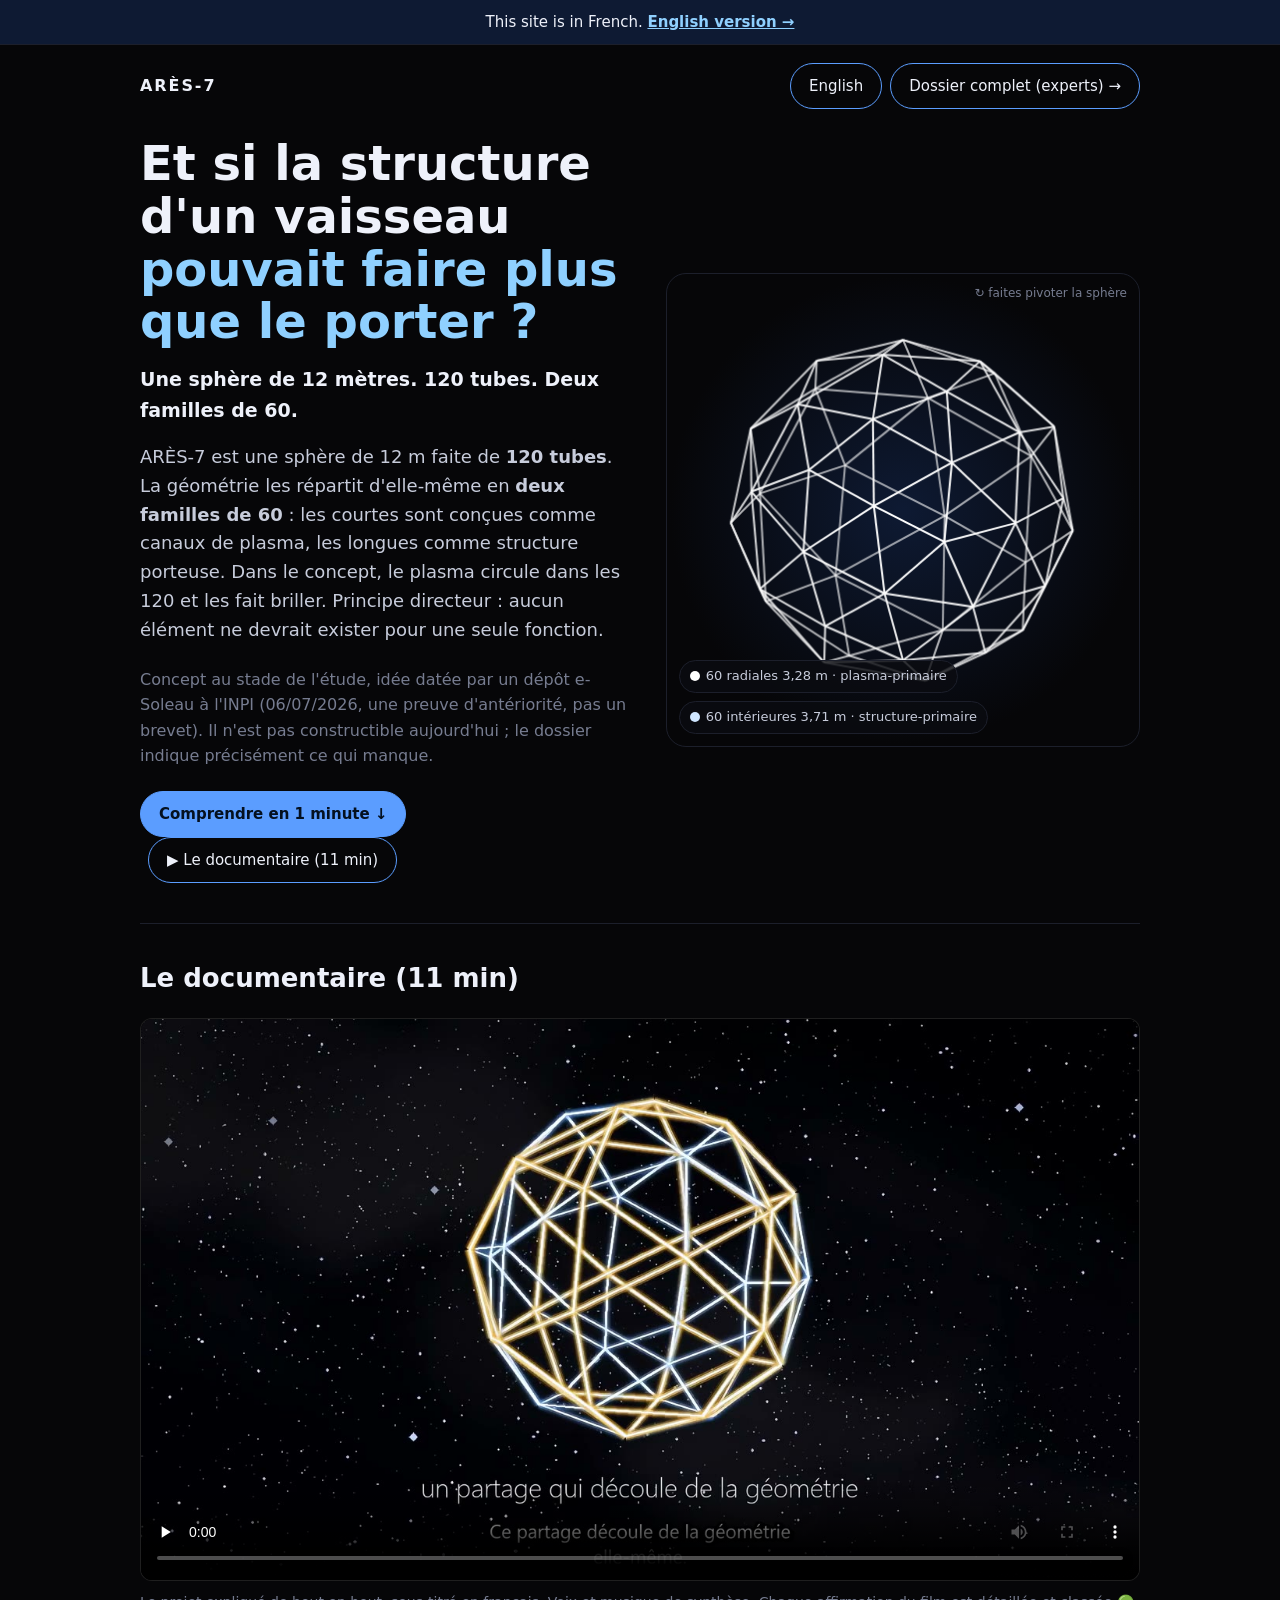
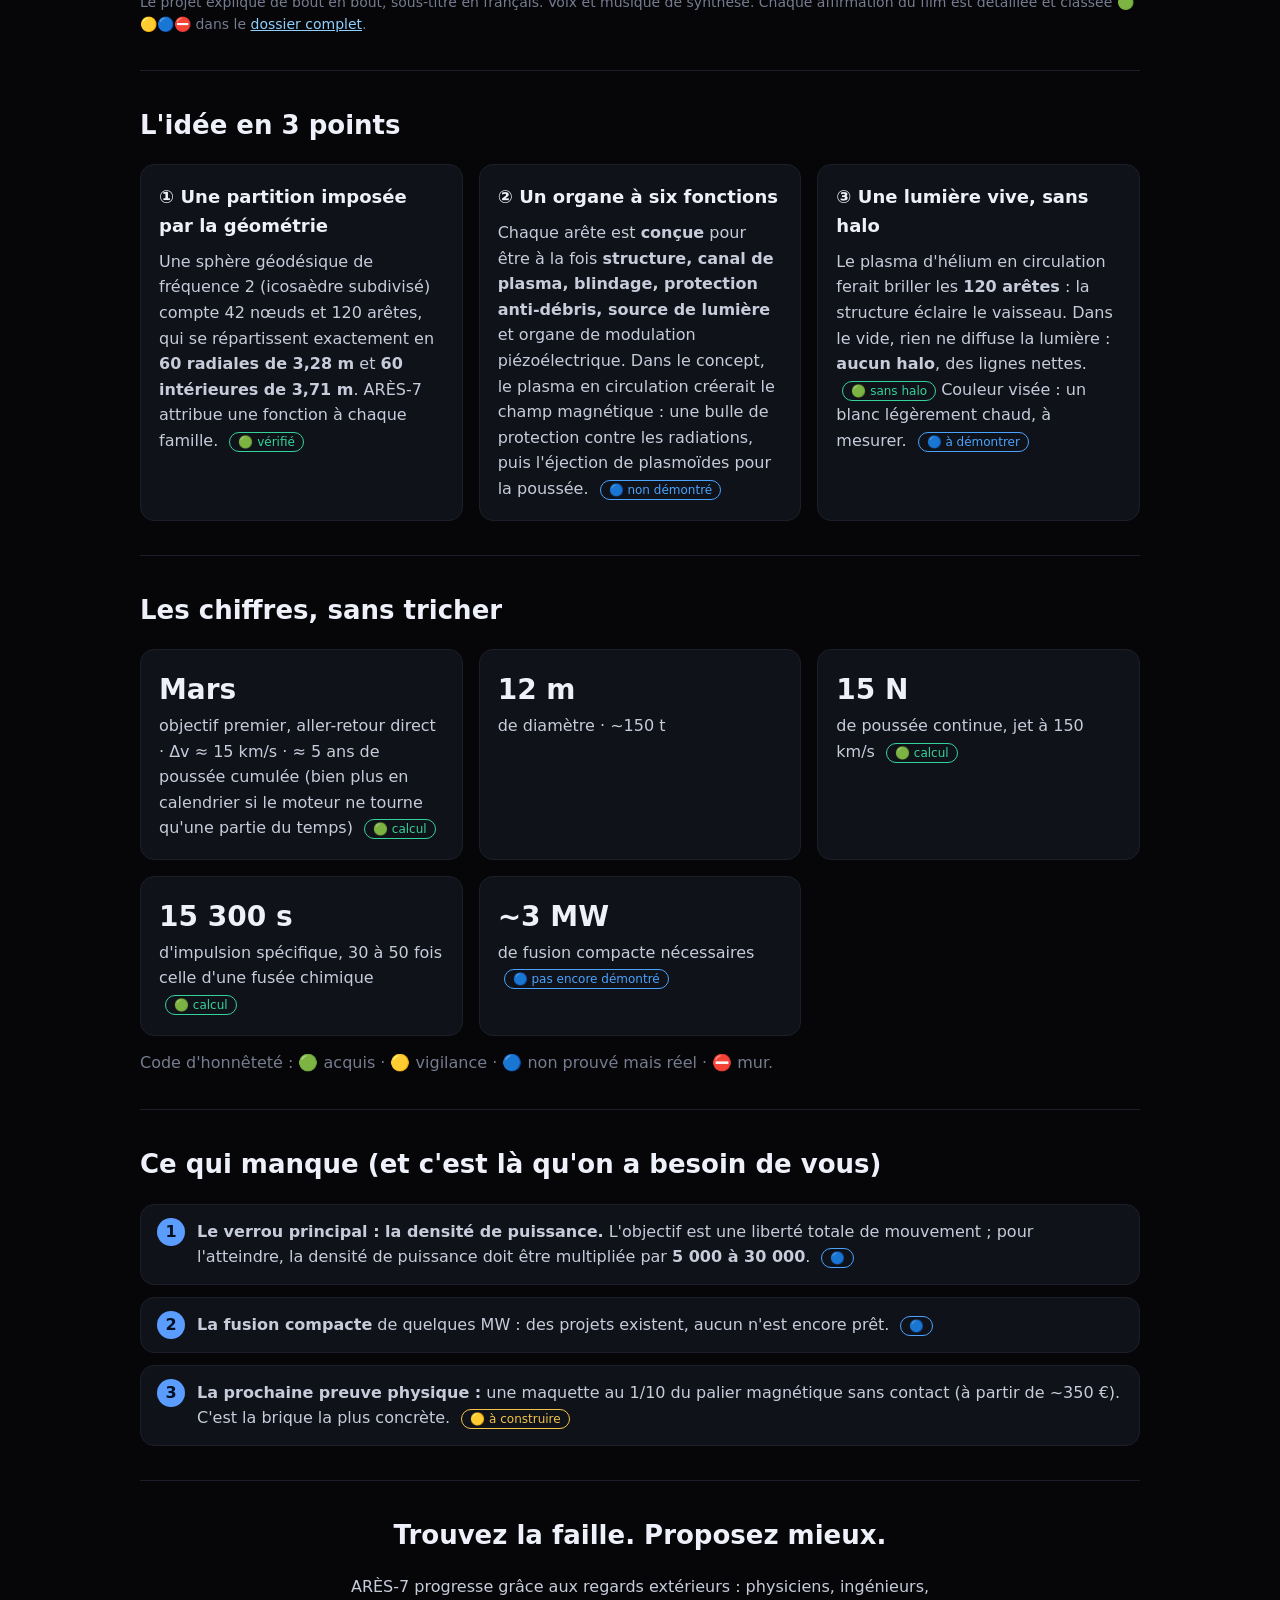
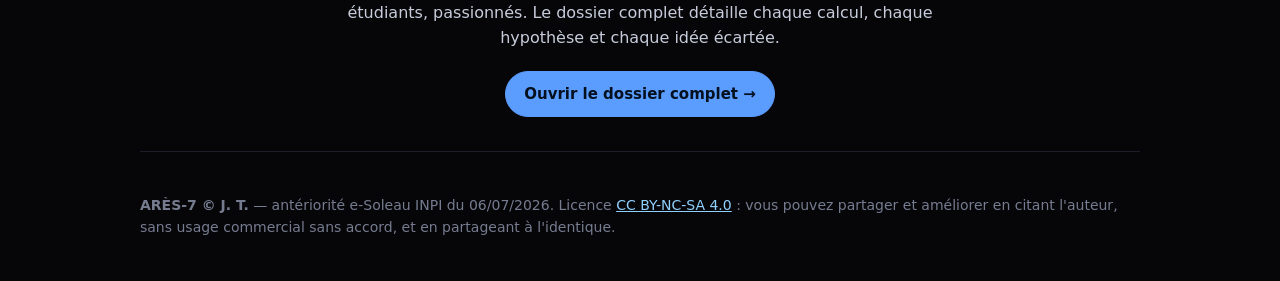
<file: index.html>
<!DOCTYPE html>
<html lang="fr">
<head>
<meta charset="UTF-8">
<meta name="viewport" content="width=device-width, initial-scale=1.0">
<title>ARÈS-7 — en 1 minute</title>
<meta name="description" content="ARÈS-7 : et si la structure d'un vaisseau pouvait faire plus que le porter ? Une sphère géodésique de 12 m, 120 tubes, deux familles de 60.">
<link rel="alternate" hreflang="fr" href="https://ares7-projet.netlify.app/">
<link rel="alternate" hreflang="en" href="https://ares7-projet.netlify.app/en.html">
<style>
:root{--bg:#060608;--card:#101219;--line:#1c1f2b;--text:#c7ccdb;--dim:#767c90;--bright:#eef1fa;--accent:#5b9dff;--accent2:#8fd0ff;--green:#35d39a;--yellow:#f3c44a;--blue:#4aa3ff;--wall:#ff5d77}
*{box-sizing:border-box}
body{margin:0;background:var(--bg);color:var(--text);font:16px/1.6 system-ui,-apple-system,"Segoe UI",Roboto,sans-serif}
a{color:var(--accent2)}
.wrap{max-width:1040px;margin:0 auto;padding-inline:20px}
header{display:flex;justify-content:space-between;align-items:center;padding-block:18px;gap:12px;flex-wrap:wrap}
.logo{font-weight:800;letter-spacing:.12em;color:var(--bright)}
.logo span{color:var(--dim);font-weight:400;letter-spacing:0;margin-left:8px;font-size:14px}
.btn{display:inline-block;padding:10px 18px;border-radius:999px;border:1px solid var(--accent);color:var(--bright);text-decoration:none;font-size:15px;background:transparent;cursor:pointer}
.btn.fill{background:var(--accent);color:#04101f;font-weight:700;border-color:var(--accent)}
.hero{display:grid;grid-template-columns:1.05fr 1fr;gap:28px;align-items:center;padding-block:10px 40px}
@media (max-width:820px){.hero{grid-template-columns:1fr}}
h1{font-size:clamp(30px,5vw,48px);line-height:1.1;color:var(--bright);margin:0 0 16px}
h1 em{font-style:normal;color:var(--accent2)}
.lead{font-size:18px;margin:0 0 22px}
.stage{position:relative;aspect-ratio:1;max-width:100%;border-radius:20px;background:radial-gradient(circle at 50% 50%,#0e1a33 0,#060608 70%);border:1px solid var(--line);touch-action:none;cursor:grab}
canvas{width:100%;height:100%;display:block}
.legend{position:absolute;left:12px;bottom:12px;display:flex;gap:8px;flex-wrap:wrap}
.chip{font-size:13px;padding:5px 10px;border-radius:999px;background:#0b0c11cc;border:1px solid var(--line);cursor:pointer;user-select:none}
.chip.off{opacity:.35}
.chip i{display:inline-block;width:10px;height:10px;border-radius:50%;margin-right:6px;vertical-align:-1px}
.hint{position:absolute;right:12px;top:10px;font-size:12px;color:var(--dim)}
section{padding-block:34px;border-top:1px solid var(--line)}
h2{color:var(--bright);font-size:26px;margin:0 0 18px}
.grid{display:grid;grid-template-columns:repeat(auto-fit,minmax(250px,1fr));gap:16px}
.card{background:var(--card);border:1px solid var(--line);border-radius:14px;padding:18px}
.card h3{margin:0 0 8px;color:var(--bright);font-size:18px}
.card p{margin:0}
.num{font-size:28px;font-weight:800;color:var(--bright)}
.tag{font-size:12px;padding:2px 8px;border-radius:999px;border:1px solid;margin-left:6px;white-space:nowrap}
.g{color:var(--green);border-color:var(--green)}.y{color:var(--yellow);border-color:var(--yellow)}.b{color:var(--blue);border-color:var(--blue)}
.steps{counter-reset:s;list-style:none;padding:0;margin:0;display:grid;gap:12px}
.steps li{background:var(--card);border:1px solid var(--line);border-radius:14px;padding:14px 16px 14px 56px;position:relative}
.steps li::before{counter-increment:s;content:counter(s);position:absolute;left:16px;top:13px;width:28px;height:28px;border-radius:50%;background:var(--accent);color:#04101f;font-weight:800;display:grid;place-items:center}
.cta{text-align:center}
.cta p{max-width:60ch;margin:0 auto 20px}
footer{padding-block:28px;color:var(--dim);font-size:14px;border-top:1px solid var(--line)}
</style>
</head>
<body>
<div id="enbar" lang="en" hidden style="background:#0e1a33;border-bottom:1px solid var(--line);text-align:center;padding:10px 16px;font-size:15px;color:var(--bright)">This site is in French. <a href="en.html" style="font-weight:700">English version →</a></div>
<script>try{ if(!/^fr\b/i.test(navigator.language||'')) document.getElementById('enbar').hidden=false; }catch(e){}</script>
<div class="wrap">
  <header>
    <div class="logo">ARÈS-7</div>
    <nav style="display:flex;gap:8px;flex-wrap:wrap"><a class="btn" href="en.html" lang="en" hreflang="en">English</a><a class="btn" href="dossier.html">Dossier complet (experts) →</a></nav>
  </header>

  <div class="hero">
    <div>
      <h1>Et si la structure d'un vaisseau <em>pouvait faire plus que le porter ?</em></h1>
      <p style="margin:0 0 18px;font-size:19px;color:var(--bright);font-weight:600">Une sphère de 12 mètres. 120 tubes. Deux familles de 60.</p>
      <p class="lead">ARÈS-7 est une sphère de 12 m faite de <strong>120 tubes</strong>. La géométrie les répartit d'elle-même en <strong>deux familles de 60</strong> : les courtes sont conçues comme canaux de plasma, les longues comme structure porteuse. Dans le concept, le plasma circule dans les 120 et les fait briller. Principe directeur : aucun élément ne devrait exister pour une seule fonction.</p>
      <p style="margin:0 0 22px;color:var(--dim)">Concept au stade de l'étude, idée datée par un dépôt e-Soleau à l'INPI (06/07/2026, une preuve d'antériorité, pas un brevet). Il n'est pas constructible aujourd'hui ; le dossier indique précisément ce qui manque.</p>
      <a class="btn fill" href="#idee">Comprendre en 1 minute ↓</a>
      <a class="btn" href="#documentaire" style="margin-left:8px">▶ Le documentaire (11 min)</a>
    </div>
    <div class="stage" id="stage">
      <canvas id="c"></canvas>
      <div class="hint">↻ faites pivoter la sphère</div>
      <div class="legend">
        <span class="chip" data-k="p"><i style="background:#fff"></i>60 radiales 3,28 m · plasma-primaire</span>
        <span class="chip" data-k="s"><i style="background:#cfe6ff"></i>60 intérieures 3,71 m · structure-primaire</span>
      </div>
    </div>
  </div>

  <section id="documentaire">
    <h2>Le documentaire (11 min)</h2>
    <video controls preload="none" playsinline poster="assets/video/ares7-documentaire-affiche.jpg" style="width:100%;display:block;border-radius:12px;border:1px solid rgba(255,255,255,.12);background:#000">
      <source src="assets/video/ares7-documentaire-web.mp4" type="video/mp4">
      Votre navigateur ne lit pas la vidéo : <a href="assets/video/ares7-documentaire-web.mp4">la télécharger</a>.
    </video>
    <p style="margin:10px 0 0;color:var(--dim);font-size:14px">Le projet expliqué de bout en bout, sous-titré en français. Voix et musique de synthèse. Chaque affirmation du film est détaillée et classée 🟢🟡🔵⛔ dans le <a href="dossier.html">dossier complet</a>.</p>
  </section>

  <section id="idee">
    <h2>L'idée en 3 points</h2>
    <div class="grid">
      <div class="card"><h3>① Une partition imposée par la géométrie</h3><p>Une sphère géodésique de fréquence 2 (icosaèdre subdivisé) compte 42 nœuds et 120 arêtes, qui se répartissent exactement en <strong>60 radiales de 3,28 m</strong> et <strong>60 intérieures de 3,71 m</strong>. ARÈS-7 attribue une fonction à chaque famille. <span class="tag g">🟢 vérifié</span></p></div>
      <div class="card"><h3>② Un organe à six fonctions</h3><p>Chaque arête est <strong>conçue</strong> pour être à la fois <strong>structure, canal de plasma, blindage, protection anti-débris, source de lumière</strong> et organe de modulation piézoélectrique. Dans le concept, le plasma en circulation créerait le champ magnétique : une bulle de protection contre les radiations, puis l'éjection de plasmoïdes pour la poussée. <span class="tag b">🔵 non démontré</span></p></div>
      <div class="card"><h3>③ Une lumière vive, sans halo</h3><p>Le plasma d'hélium en circulation ferait briller les <strong>120 arêtes</strong> : la structure éclaire le vaisseau. Dans le vide, rien ne diffuse la lumière : <strong>aucun halo</strong>, des lignes nettes. <span class="tag g">🟢 sans halo</span> Couleur visée : un blanc légèrement chaud, à mesurer. <span class="tag b">🔵 à démontrer</span></p></div>
    </div>
  </section>

  <section>
    <h2>Les chiffres, sans tricher</h2>
    <div class="grid">
      <div class="card"><div class="num">Mars</div><p>objectif premier, aller-retour direct · Δv ≈ 15 km/s · ≈ 5 ans de poussée cumulée (bien plus en calendrier si le moteur ne tourne qu'une partie du temps) <span class="tag g">🟢 calcul</span></p></div>
      <div class="card"><div class="num">12 m</div><p>de diamètre · ~150 t</p></div>
      <div class="card"><div class="num">15 N</div><p>de poussée continue, jet à 150 km/s <span class="tag g">🟢 calcul</span></p></div>
      <div class="card"><div class="num">15 300 s</div><p>d'impulsion spécifique, 30 à 50 fois celle d'une fusée chimique <span class="tag g">🟢 calcul</span></p></div>
      <div class="card"><div class="num">~3 MW</div><p>de fusion compacte nécessaires <span class="tag b">🔵 pas encore démontré</span></p></div>
    </div>
    <p style="color:var(--dim);margin:14px 0 0">Code d'honnêteté : 🟢 acquis · 🟡 vigilance · 🔵 non prouvé mais réel · ⛔ mur.</p>
  </section>

  <section>
    <h2>Ce qui manque (et c'est là qu'on a besoin de vous)</h2>
    <ol class="steps">
      <li><strong>Le verrou principal : la densité de puissance.</strong> L'objectif est une liberté totale de mouvement ; pour l'atteindre, la densité de puissance doit être multipliée par <strong>5 000 à 30 000</strong>. <span class="tag b">🔵</span></li>
      <li><strong>La fusion compacte</strong> de quelques MW : des projets existent, aucun n'est encore prêt. <span class="tag b">🔵</span></li>
      <li><strong>La prochaine preuve physique :</strong> une maquette au 1/10 du palier magnétique sans contact (à partir de ~350 €). C'est la brique la plus concrète. <span class="tag y">🟡 à construire</span></li>
    </ol>
  </section>

  <section class="cta">
    <h2>Trouvez la faille. Proposez mieux.</h2>
    <p>ARÈS-7 progresse grâce aux regards extérieurs : physiciens, ingénieurs, étudiants, passionnés. Le dossier complet détaille chaque calcul, chaque hypothèse et chaque idée écartée.</p>
    <a class="btn fill" href="dossier.html">Ouvrir le dossier complet →</a>
  </section>

  <footer>
    <p><strong>ARÈS-7 © J. T.</strong> — antériorité e-Soleau INPI du 06/07/2026. Licence <a href="https://creativecommons.org/licenses/by-nc-sa/4.0/deed.fr">CC BY-NC-SA 4.0</a> : vous pouvez partager et améliorer en citant l'auteur, sans usage commercial sans accord, et en partageant à l'identique.</p>
  </footer>
</div>

<script>
(() => {
  // --- géodésique f2 : icosaèdre subdivisé, 42 nœuds / 120 arêtes ---
  const t = (1 + Math.sqrt(5)) / 2;
  let V = [[-1,t,0],[1,t,0],[-1,-t,0],[1,-t,0],[0,-1,t],[0,1,t],[0,-1,-t],[0,1,-t],[t,0,-1],[t,0,1],[-t,0,-1],[-t,0,1]];
  const F = [[0,11,5],[0,5,1],[0,1,7],[0,7,10],[0,10,11],[1,5,9],[5,11,4],[11,10,2],[10,7,6],[7,1,8],[3,9,4],[3,4,2],[3,2,6],[3,6,8],[3,8,9],[4,9,5],[2,4,11],[6,2,10],[8,6,7],[9,8,1]];
  const norm = p => { const l = Math.hypot(...p); return p.map(x => x / l); };
  V = V.map(norm);
  const mids = {}, mid = (a, b) => { const k = a < b ? a + '-' + b : b + '-' + a;
    if (mids[k] === undefined) { mids[k] = V.length; V.push(norm(V[a].map((x, i) => (x + V[b][i]) / 2))); } return mids[k]; };
  const E = new Map(), add = (a, b) => { const k = a < b ? a + '-' + b : b + '-' + a; if (!E.has(k)) E.set(k, [a, b]); };
  F.forEach(([a, b, c]) => { const ab = mid(a, b), bc = mid(b, c), ca = mid(c, a);
    [[a,ab],[ab,b],[b,bc],[bc,c],[c,ca],[ca,a],[ab,bc],[bc,ca],[ca,ab]].forEach(e => add(...e)); });
  const edges = [...E.values()].map(([a, b]) => ({ a, b, plasma: a < 12 || b < 12, ph: Math.random() }));
  window.ARES_CHECK = { noeuds: V.length, aretes: edges.length, plasma: edges.filter(e => e.plasma).length };

  // --- rendu ---
  const cv = document.getElementById('c'), ctx = cv.getContext('2d'), stage = document.getElementById('stage');
  const show = { p: true, s: true };
  let rx = 0.35, ry = 0, vy = 0.004, drag = null;
  const fit = () => { const d = devicePixelRatio || 1, r = stage.getBoundingClientRect(); cv.width = r.width * d; cv.height = r.height * d; };
  addEventListener('resize', fit); fit();
  stage.addEventListener('pointerdown', e => { drag = [e.clientX, e.clientY]; stage.setPointerCapture(e.pointerId); stage.style.cursor = 'grabbing'; });
  stage.addEventListener('pointermove', e => { if (!drag) return; vy = (e.clientX - drag[0]) * 0.0006; ry += (e.clientX - drag[0]) * 0.01; rx += (e.clientY - drag[1]) * 0.01; drag = [e.clientX, e.clientY]; });
  stage.addEventListener('pointerup', () => { drag = null; stage.style.cursor = 'grab'; });
  document.querySelectorAll('.chip').forEach(c => c.addEventListener('click', () => { show[c.dataset.k] = !show[c.dataset.k]; c.classList.toggle('off'); }));
  const reduce = matchMedia('(prefers-reduced-motion: reduce)').matches;

  function proj(p) {
    let [x, y, z] = p, c = Math.cos(ry), s = Math.sin(ry);
    [x, z] = [x * c + z * s, -x * s + z * c]; c = Math.cos(rx); s = Math.sin(rx);
    [y, z] = [y * c - z * s, y * s + z * c];
    const W = cv.width, k = W * 0.36 / (1 + z * 0.18);
    return [W / 2 + x * k, cv.height / 2 + y * k, z];
  }
  function frame(tm) {
    if (!drag && !reduce) ry += vy;
    const W = cv.width; ctx.clearRect(0, 0, W, cv.height);
    const P = V.map(proj), time = tm / 1000;
    edges.map(e => ({ e, z: (P[e.a][2] + P[e.b][2]) / 2 })).sort((u, v) => u.z - v.z).forEach(({ e, z }) => {
      if (e.plasma ? !show.p : !show.s) return;
      const A = P[e.a], B = P[e.b], front = (z + 1) / 2, al = 0.18 + 0.82 * front;
      ctx.beginPath(); ctx.moveTo(A[0], A[1]); ctx.lineTo(B[0], B[1]);
      // les 120 arêtes portent le plasma et émettent une lumière blanche uniforme
      ctx.strokeStyle = `rgba(255,255,255,${0.5 + 0.5 * al})`; ctx.lineWidth = W * 0.0042;   // néon : cœur blanc constant
      ctx.stroke();   // pas de halo : dans le vide rien ne diffuse la lumière (lignes nettes)
    });
    // aucun point sur la sphère : seules les arêtes brillent
    requestAnimationFrame(frame);
  }
  requestAnimationFrame(frame);
})();
</script>
</body>
</html>
</file>
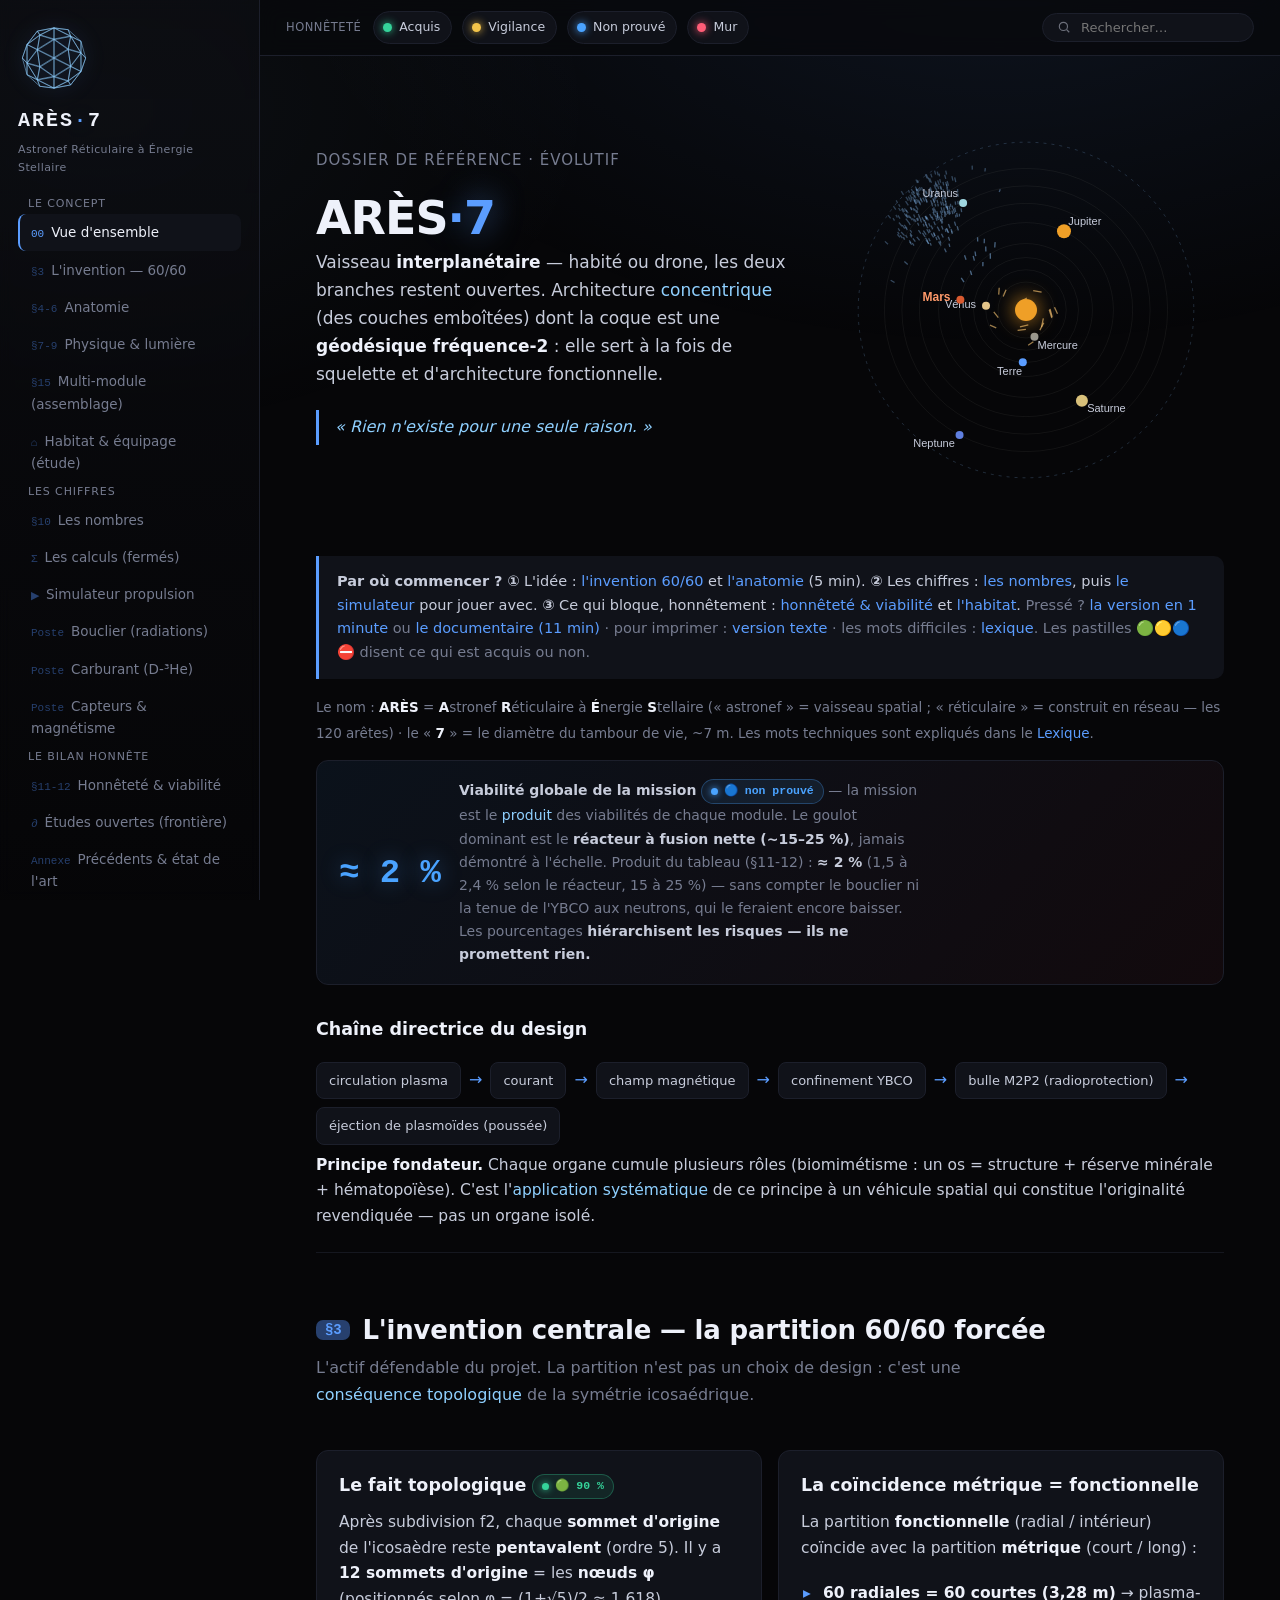
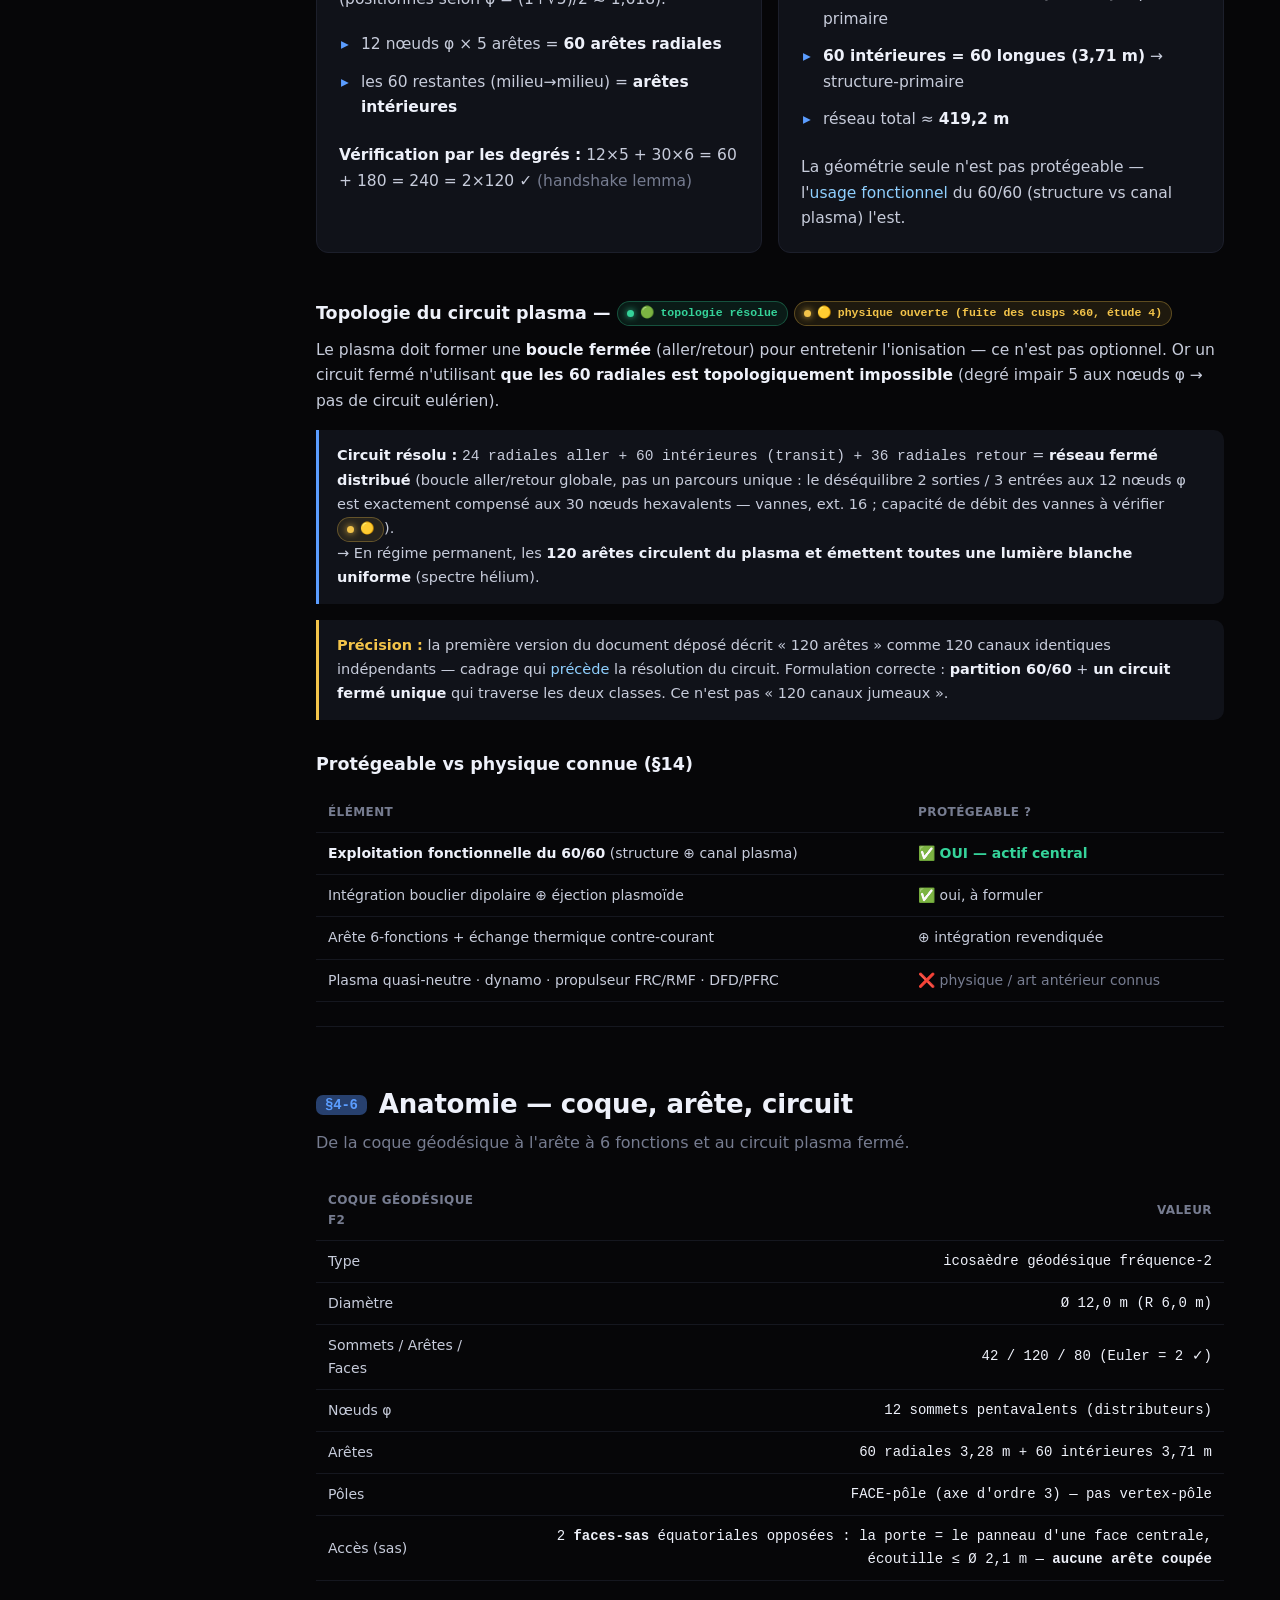
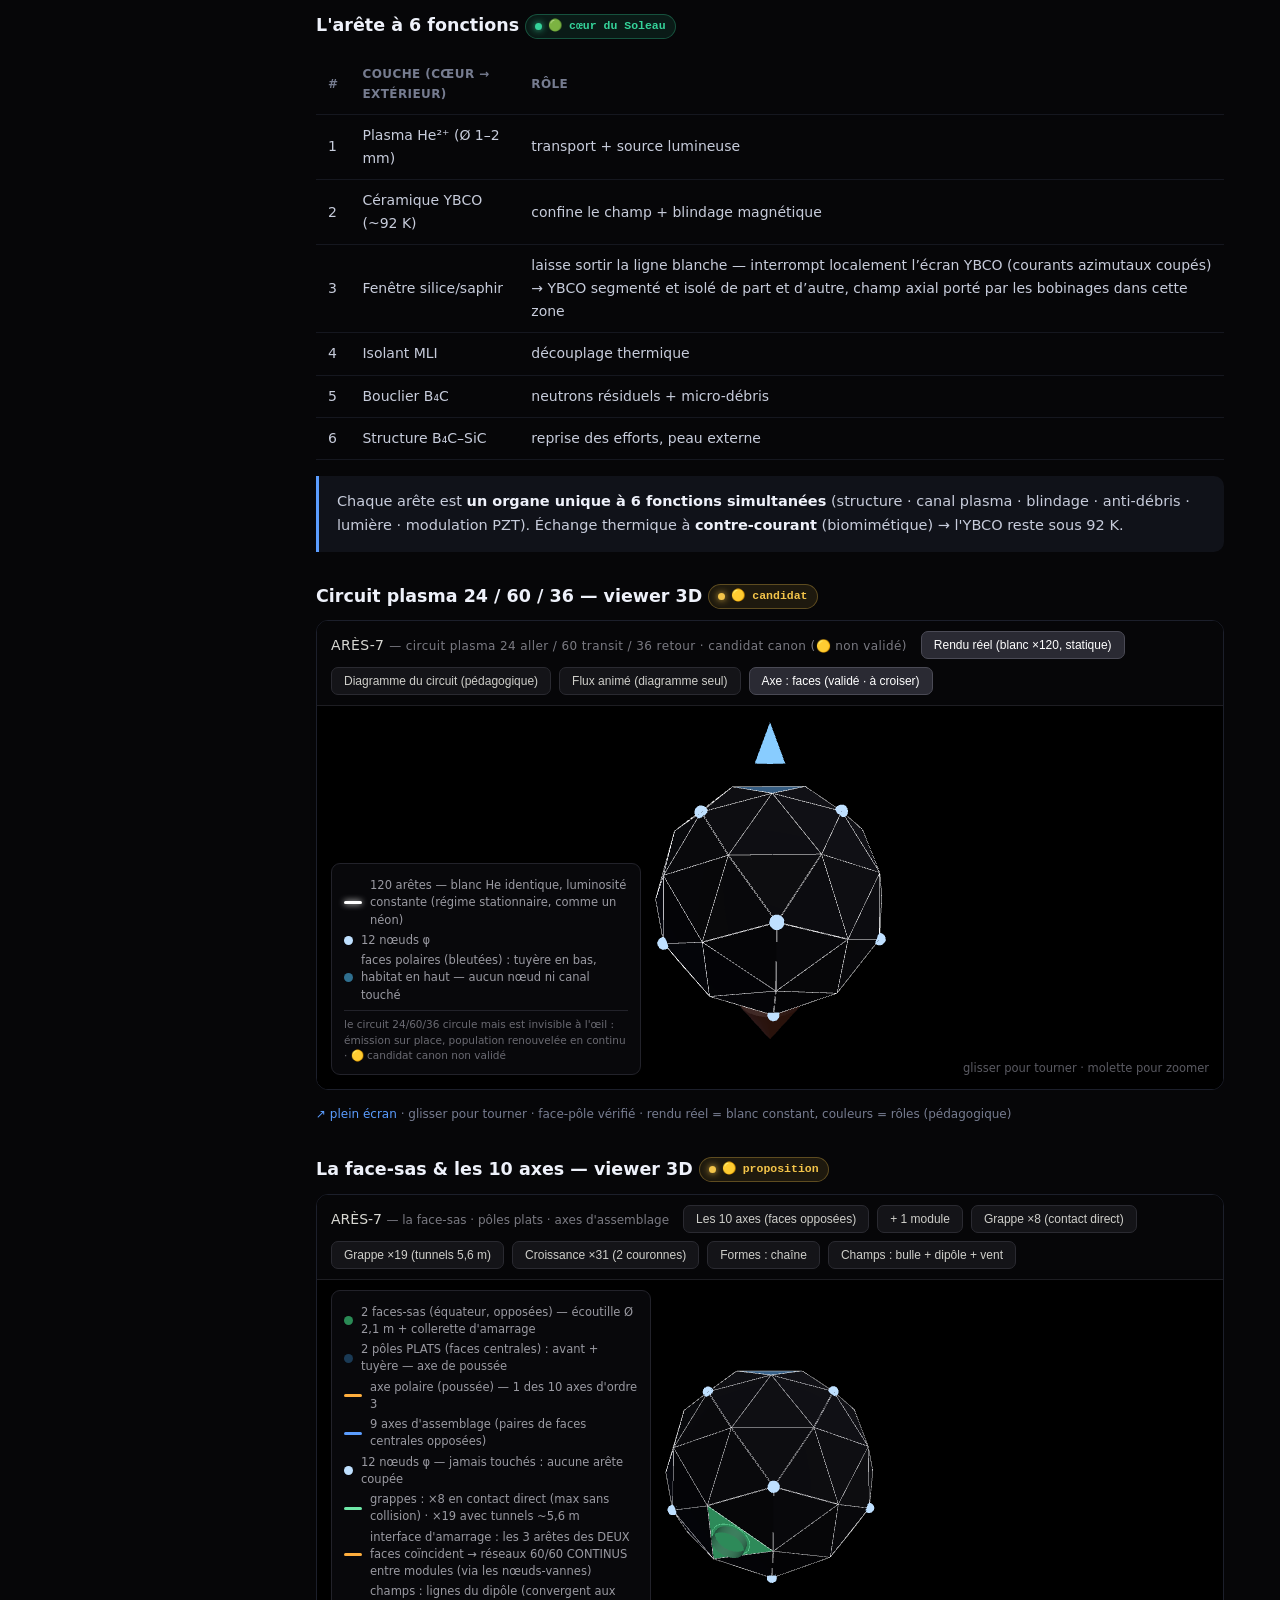
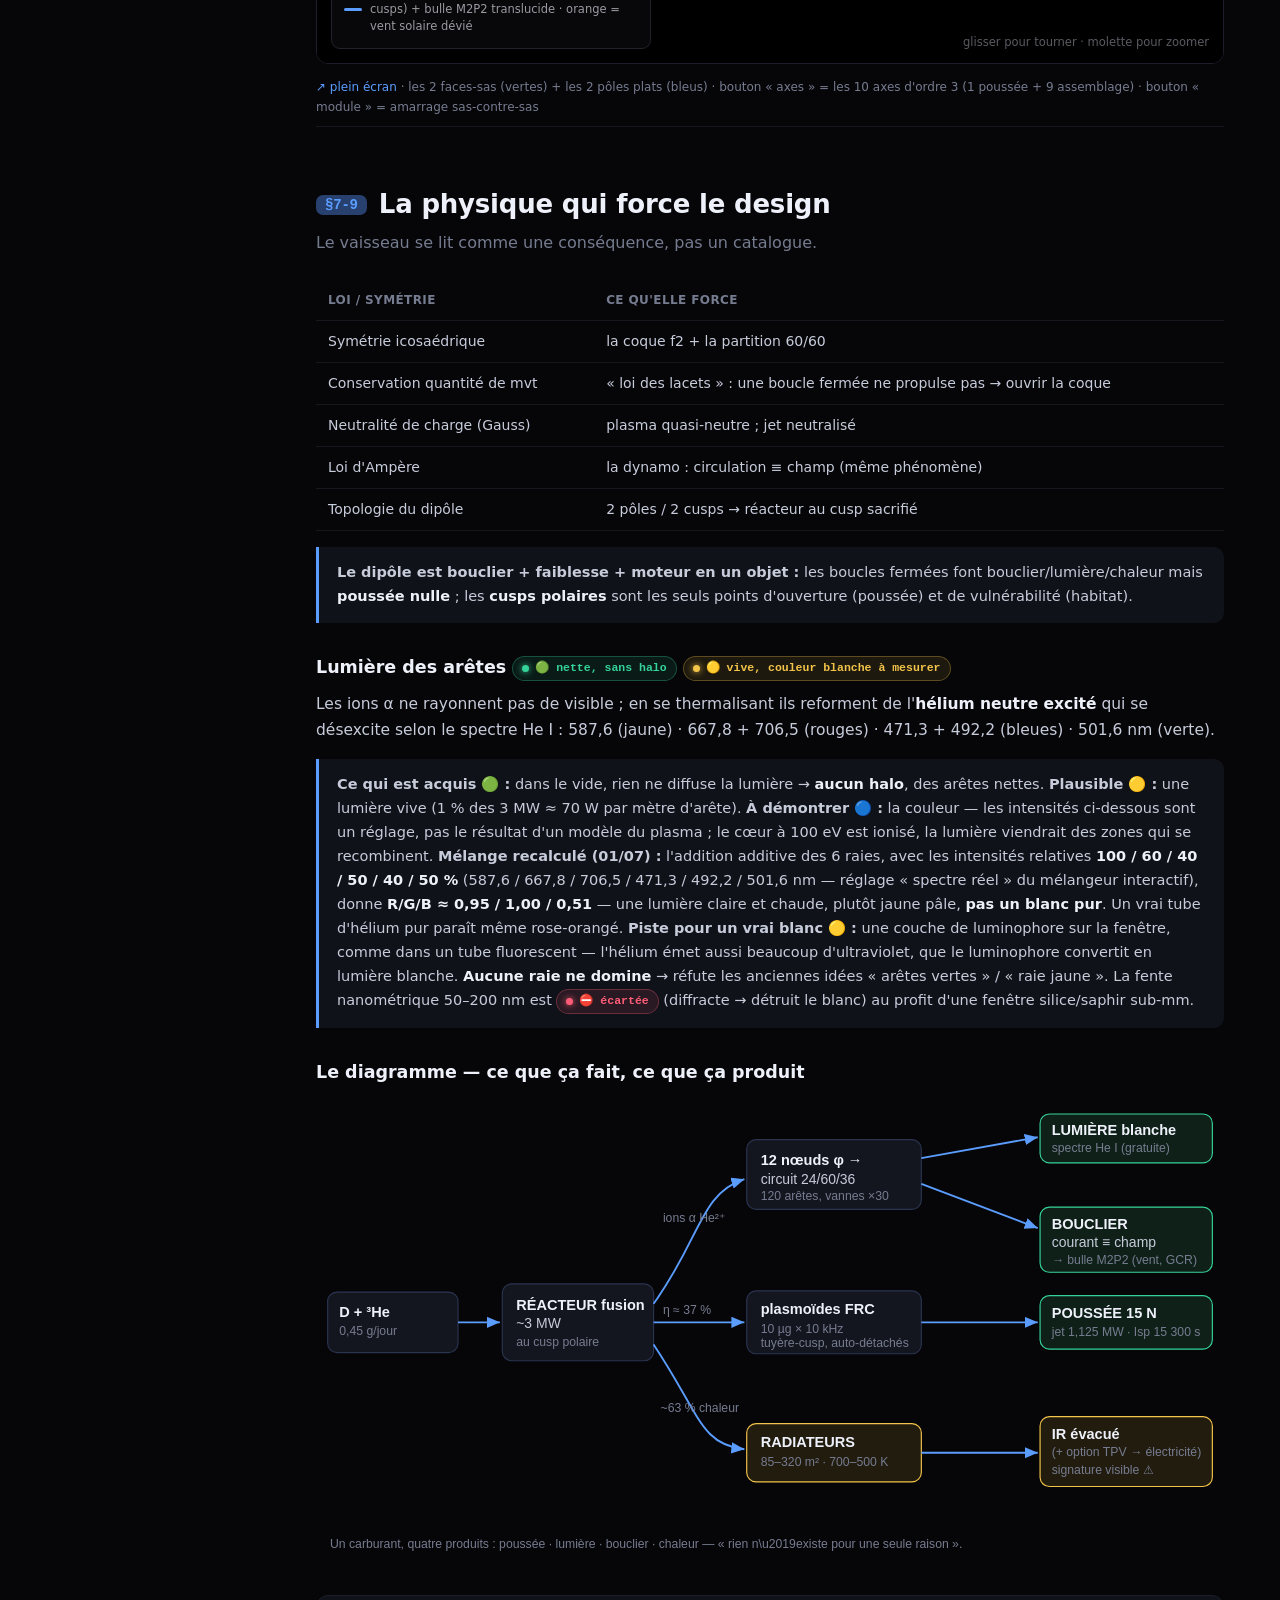
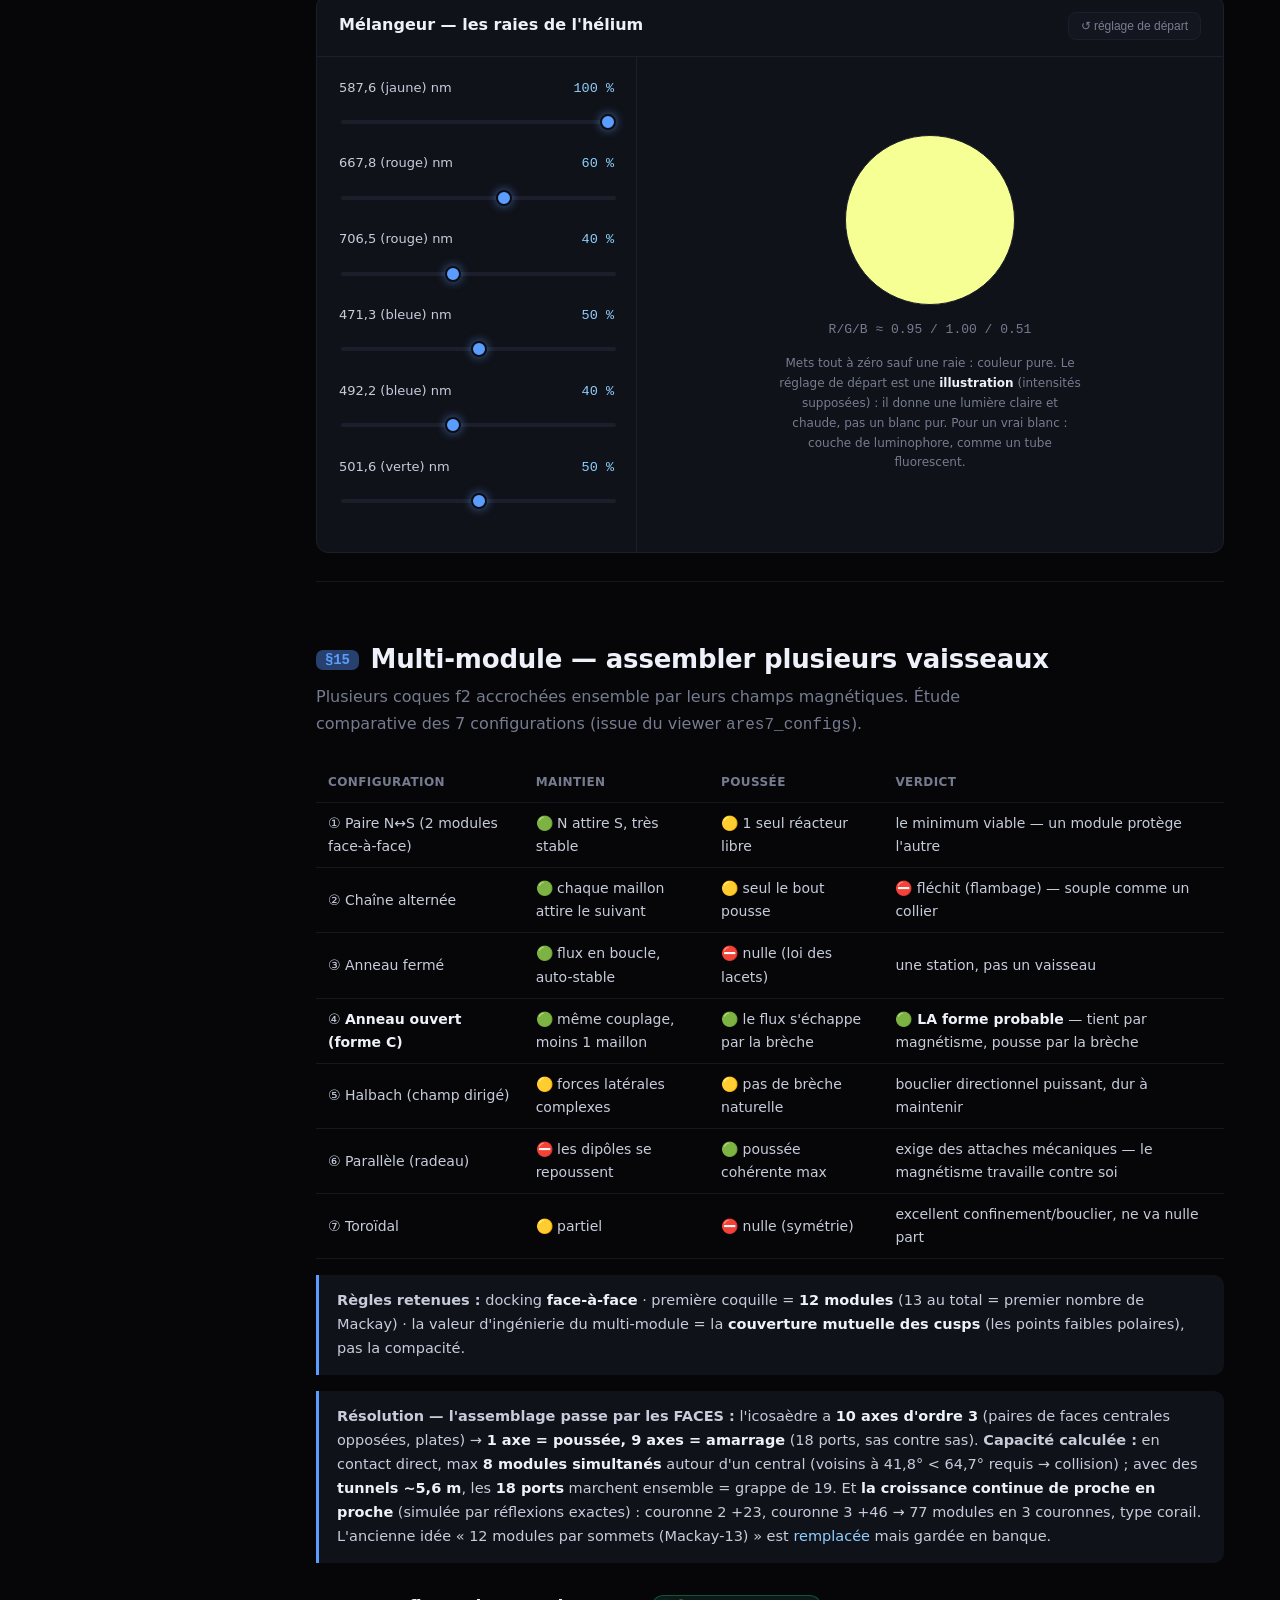
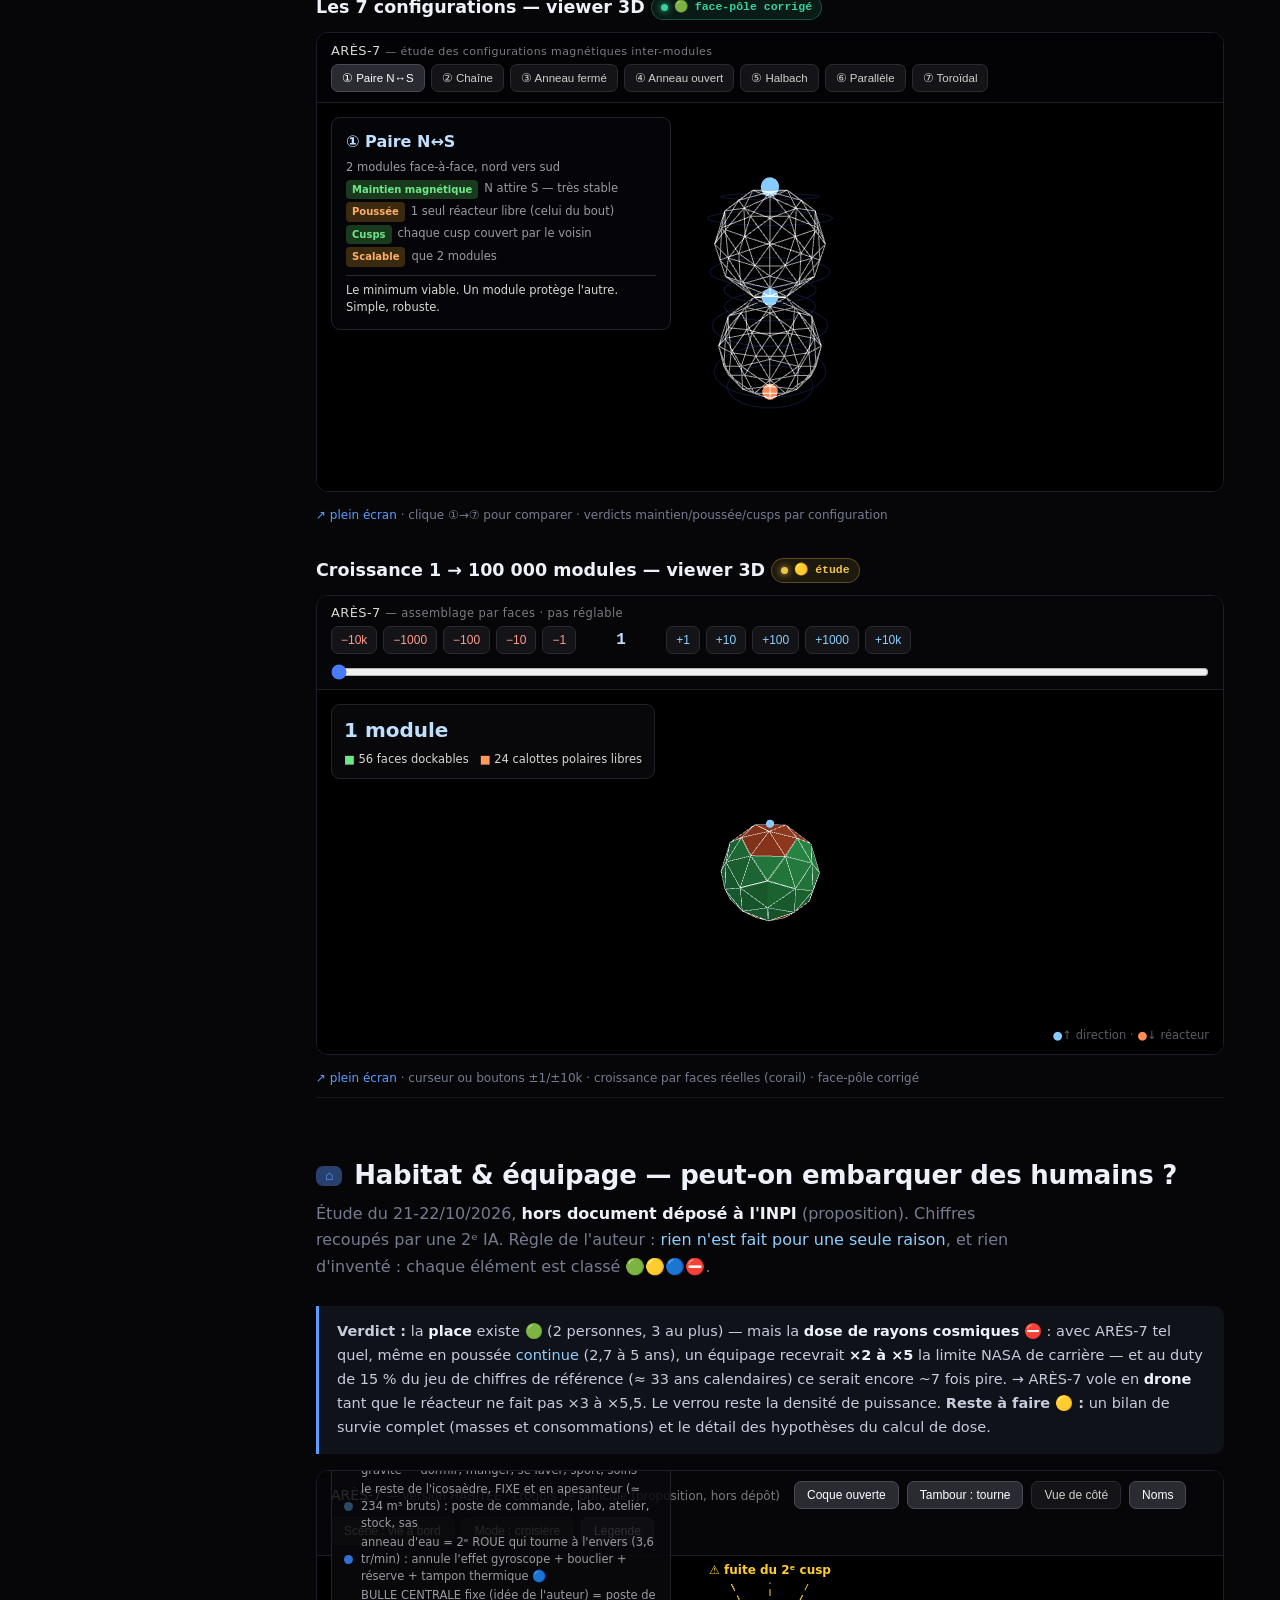
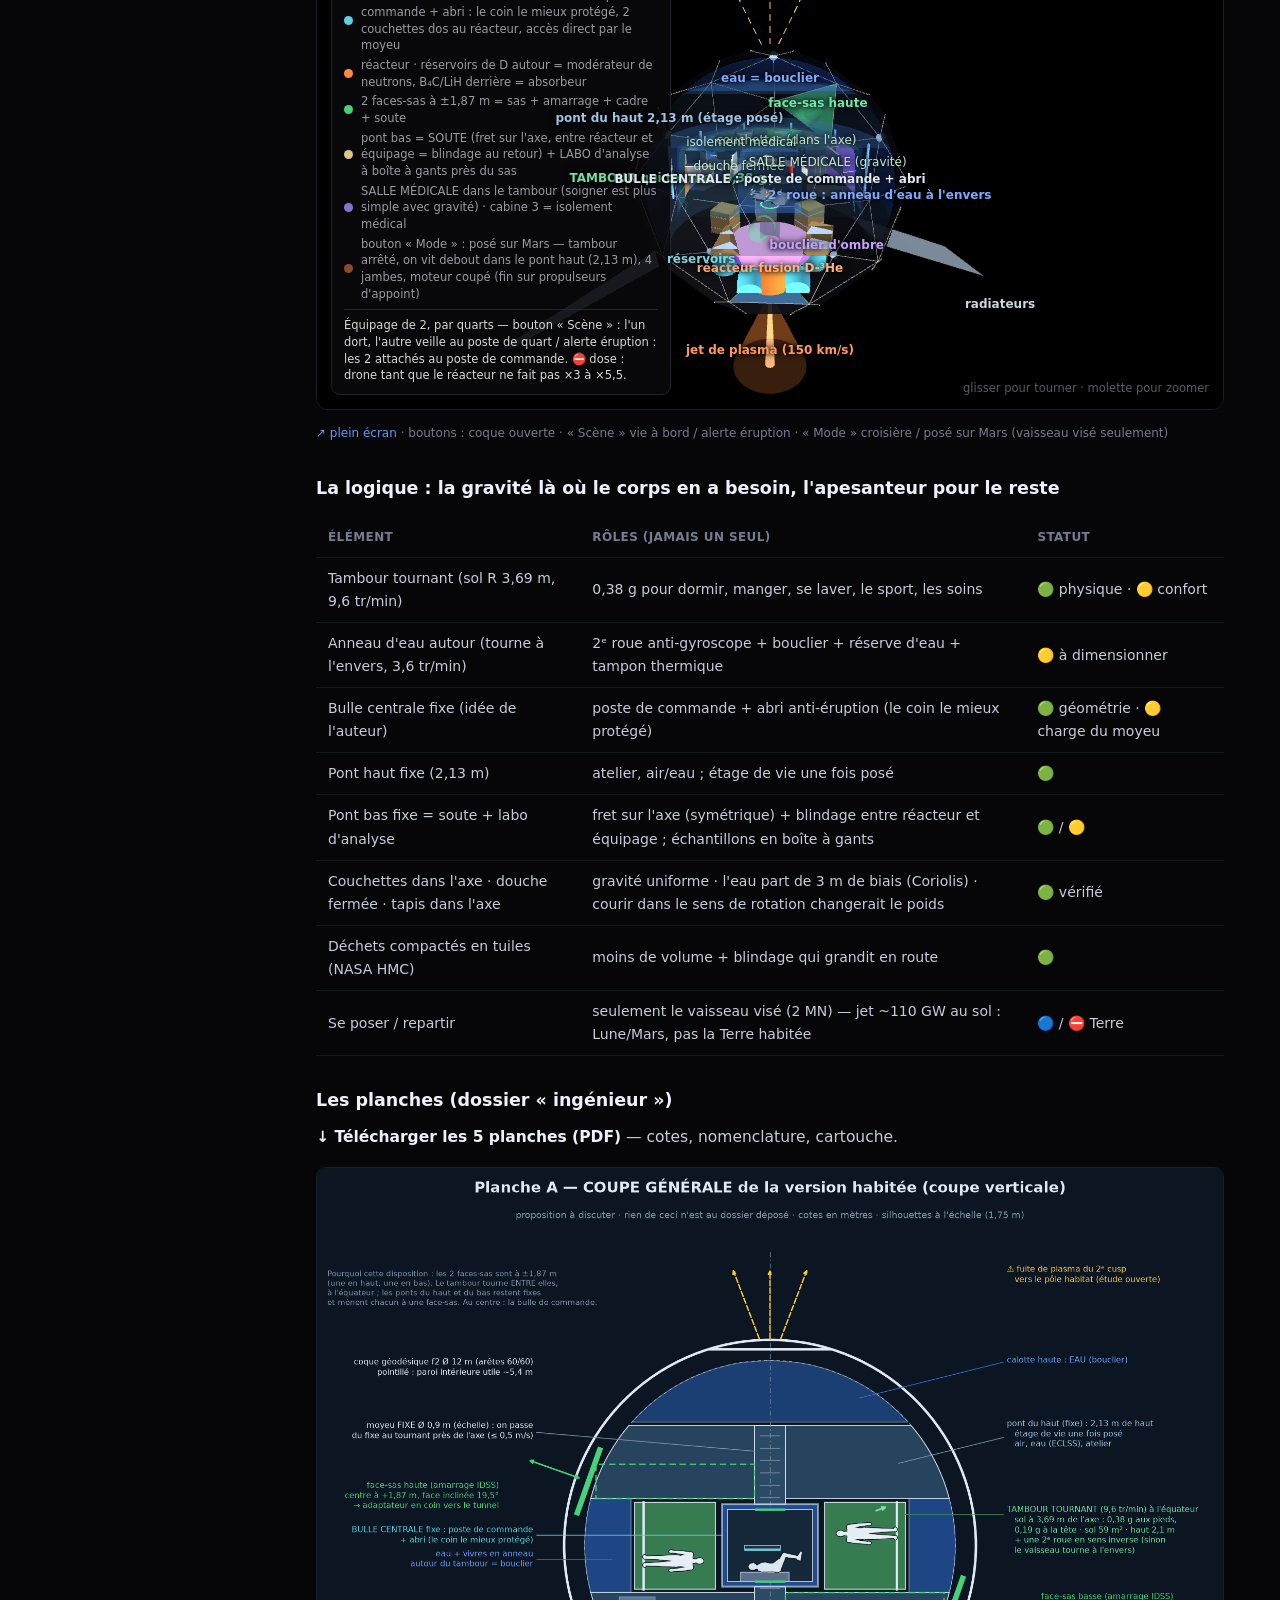
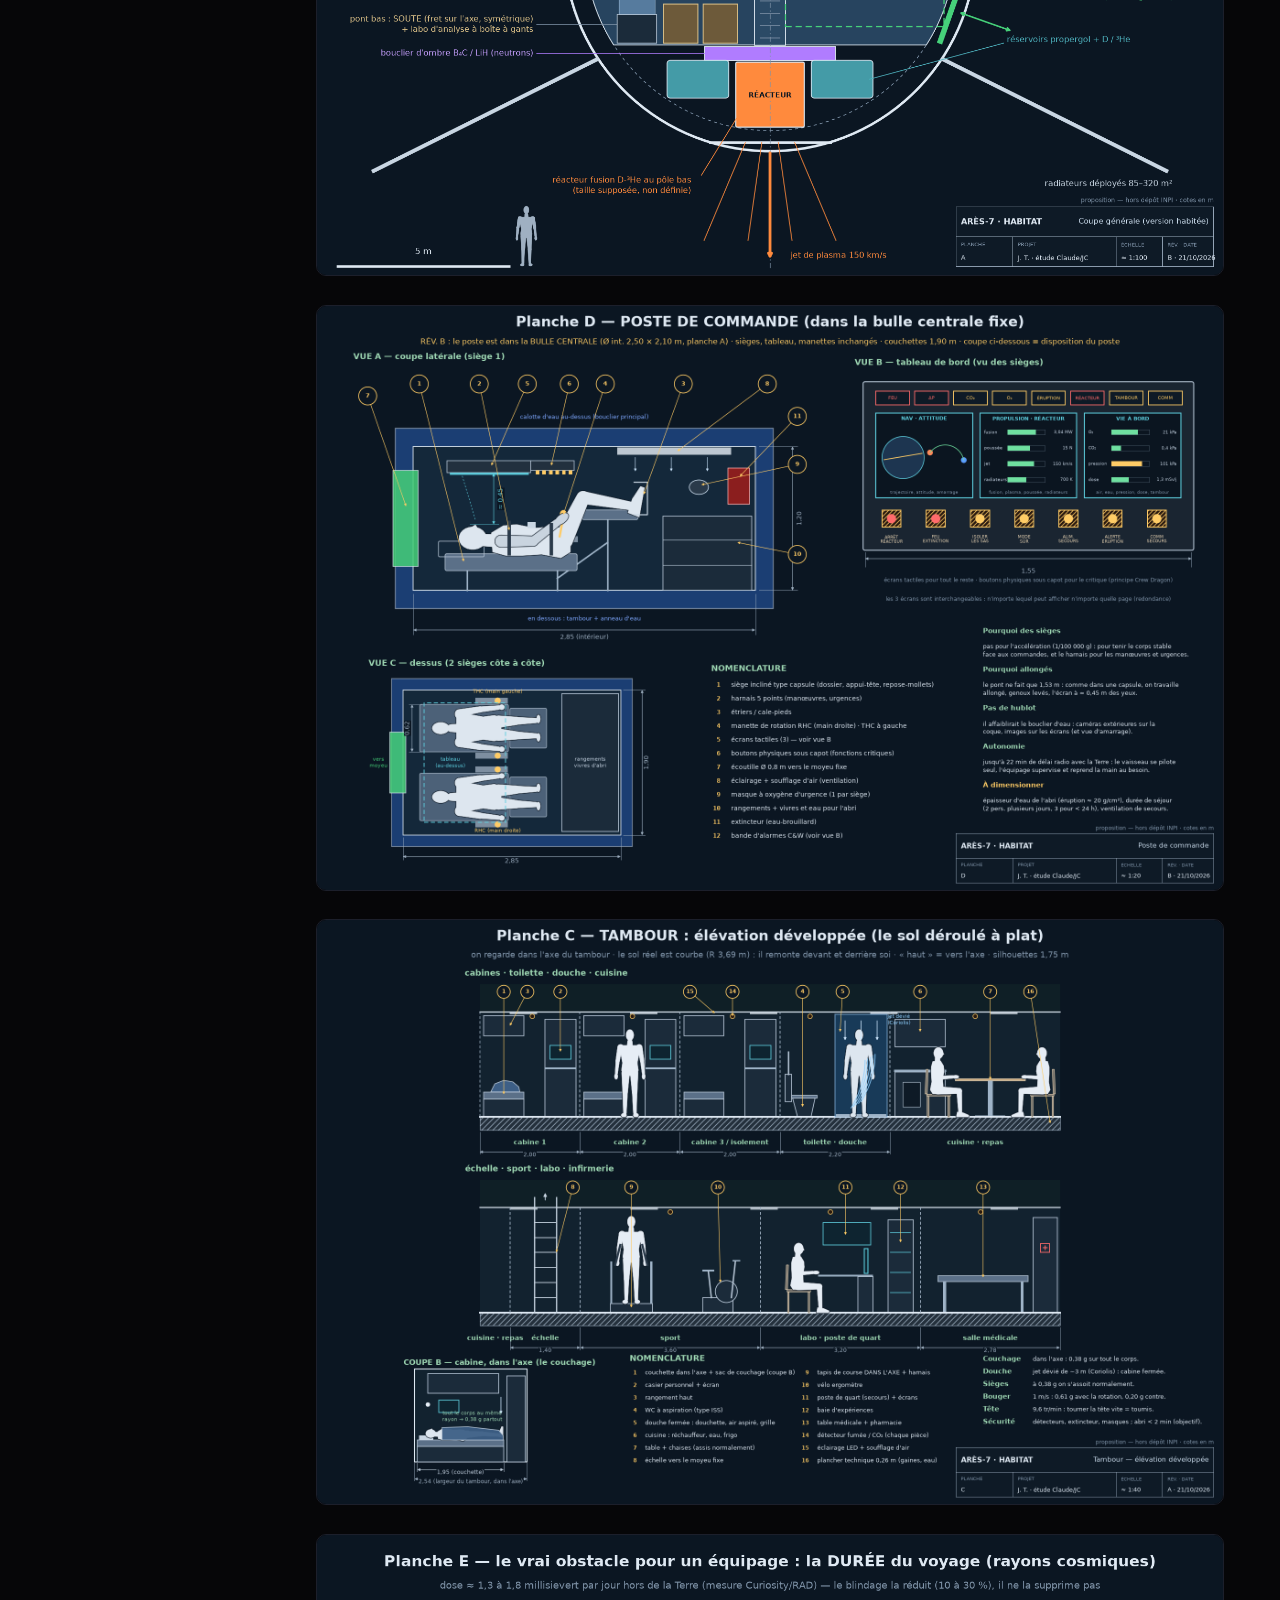
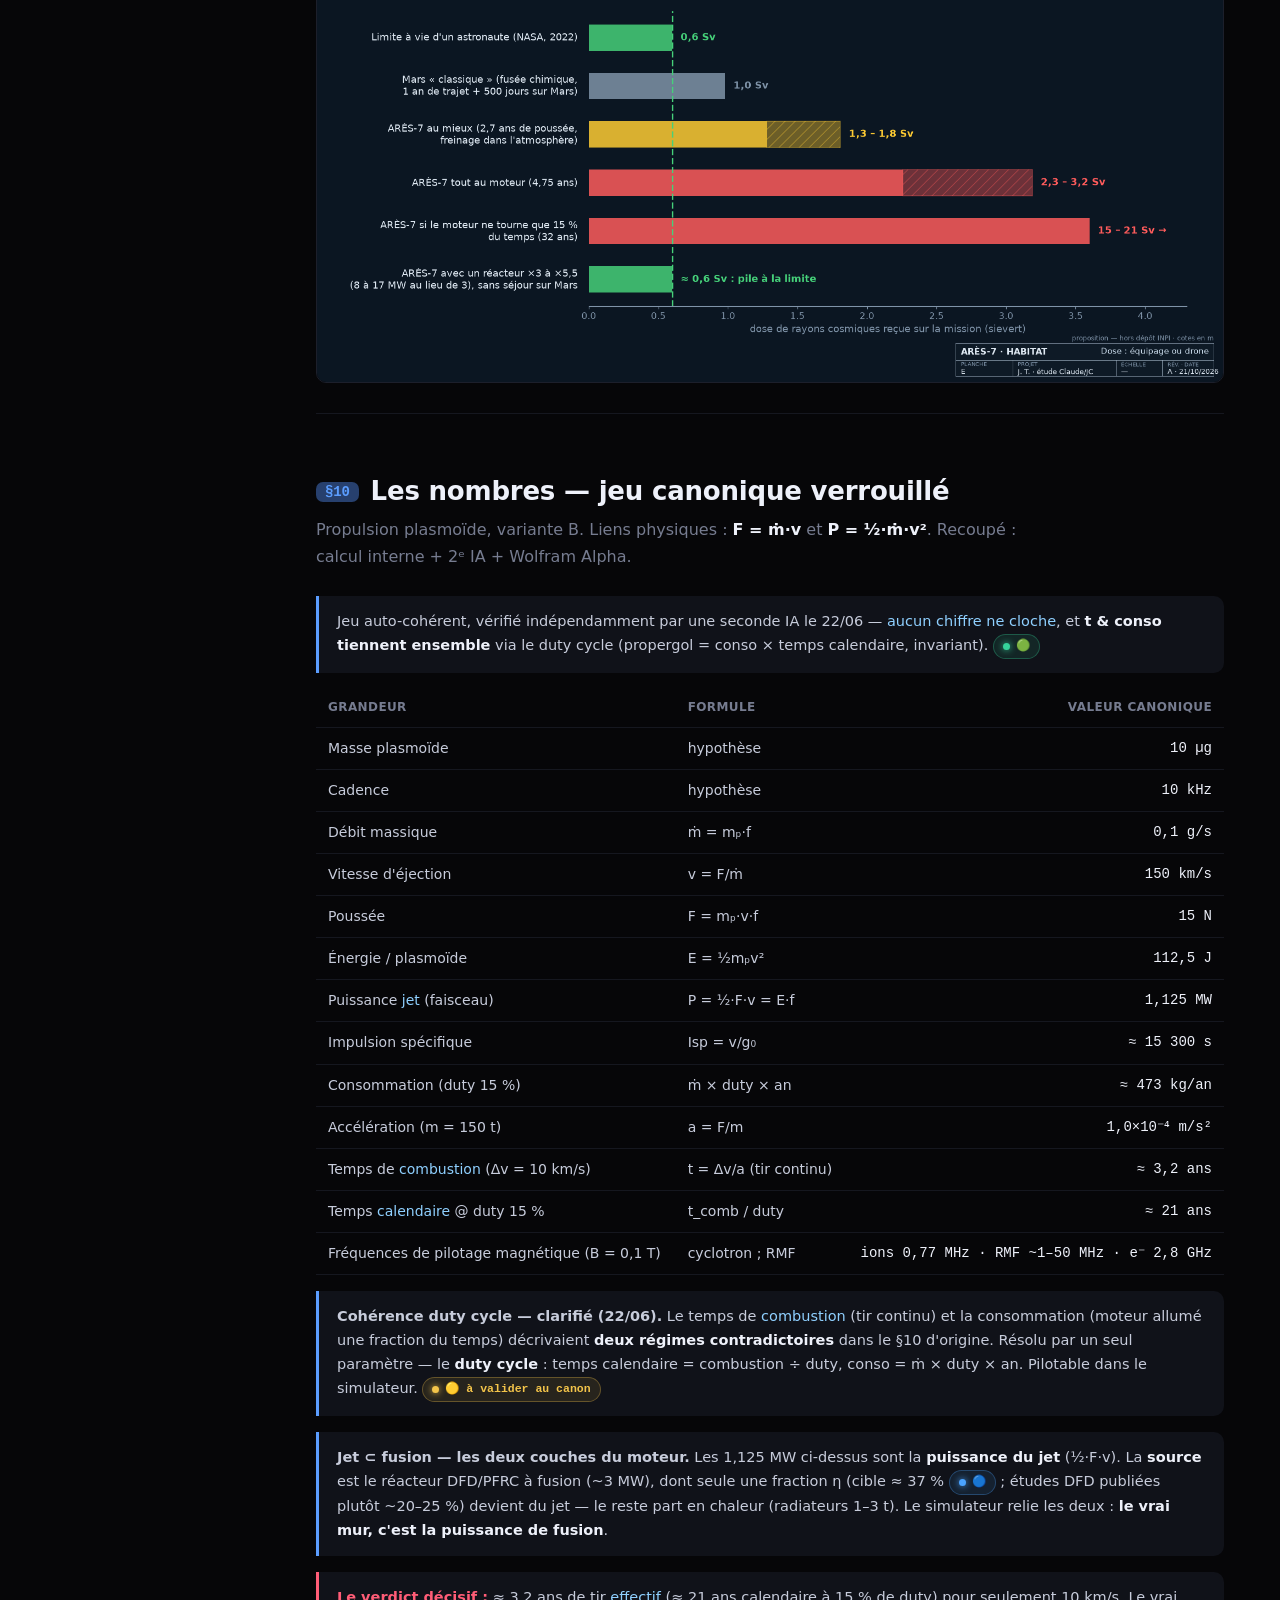
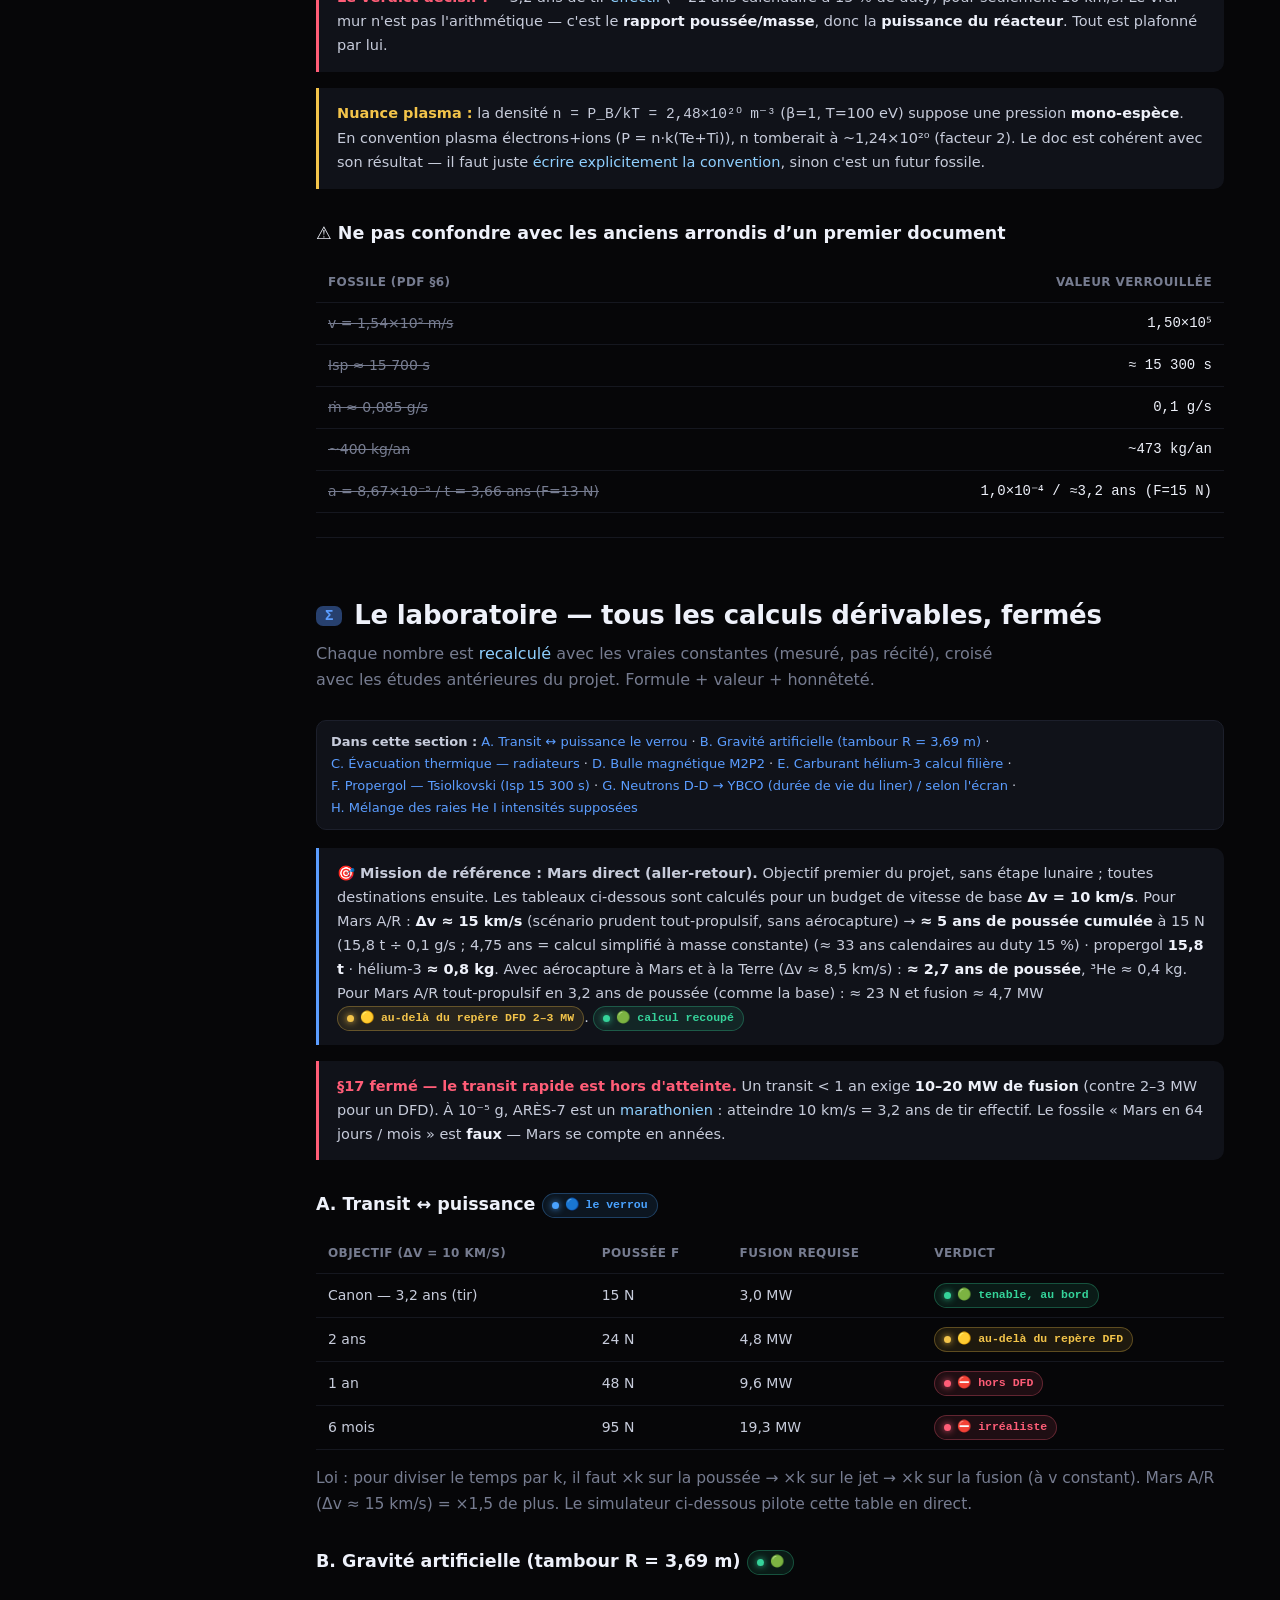
<file: dossier.html>
<!DOCTYPE html>
<html lang="fr">
<head>
<meta charset="UTF-8">
<meta name="viewport" content="width=device-width, initial-scale=1.0">
<title>ARÈS-7 — Dossier de référence</title>
<link rel="stylesheet" href="assets/style.css">
</head>
<body>
<div class="shell">

  <!-- NAV (remplie par le moteur depuis data.js) -->
  <aside class="sidebar">
    <div id="brand"></div>
    <ul class="nav" id="nav"></ul>
    <p class="brand-sub" style="margin-top:26px;opacity:.7">Site évolutif — chaque section s'enrichit au fil des découvertes.</p>
  </aside>

  <main class="main">
    <!-- filtre honnêteté + recherche (rempli par le moteur) -->
    <div class="filterbar" id="filters"></div>

    <!-- sections (rendues par le moteur) -->
    <div class="content" id="content">
<section class="section" id="manifeste"><h2><span class="sec-num">00</span>undefined</h2><div class="callout"><b>Par où commencer ?</b> <b>①</b> L'idée : <a href="#invention">l'invention 60/60</a> et <a href="#anatomie">l'anatomie</a> (5 min). <b>②</b> Les chiffres : <a href="#nombres">les nombres</a>, puis <a href="#simulateur">le simulateur</a> pour jouer avec. <b>③</b> Ce qui bloque, honnêtement : <a href="#viabilite">honnêteté &amp; viabilité</a> et <a href="#habitat">l'habitat</a>. <span style="color:var(--text-dim)">Pressé ? <a href="index.html">la version en 1 minute</a> ou <a href="index.html#documentaire">le documentaire (11 min)</a> · pour imprimer : <a href="lire.html">version texte</a> · les mots difficiles : <a href="#lexique">lexique</a>. Les pastilles 🟢🟡🔵⛔ disent ce qui est acquis ou non.</span></div><div class="prose"><p><span style="color:var(--text-dim);font-size:13.5px">Le nom : <strong>ARÈS</strong> = <strong>A</strong>stronef <strong>R</strong>éticulaire à <strong>É</strong>nergie <strong>S</strong>tellaire (« astronef » = vaisseau spatial ; « réticulaire » = construit en réseau — les 120 arêtes) · le « <strong>7</strong> » = le diamètre du tambour de vie, ~7 m. Les mots techniques sont expliqués dans le <a href="#lexique">Lexique</a>.</span></p></div><div class="verdict" data-h="blue"><div class="big">≈ 2 %</div><div class="vtext"><b>Viabilité globale de la mission</b> <span class="badge blue">🔵 non prouvé</span> — la mission est le <em>produit</em> des viabilités de chaque module. Le goulot dominant est le <b>réacteur à fusion nette (~15–25 %)</b>, jamais démontré à l'échelle. Produit du tableau (§11-12) : <b>≈ 2 %</b> (1,5 à 2,4 % selon le réacteur, 15 à 25 %) — sans compter le bouclier ni la tenue de l'YBCO aux neutrons, qui le feraient encore baisser. Les pourcentages <b>hiérarchisent les risques — ils ne promettent rien.</b></div></div><h3>Chaîne directrice du design</h3><div class="chain">circulation plasma → courant → champ magnétique → confinement YBCO → bulle M2P2 (radioprotection) → éjection de plasmoïdes (poussée)</div><div class="prose"><p><strong>Principe fondateur.</strong> Chaque organe cumule plusieurs rôles (biomimétisme : un os = structure + réserve minérale + hématopoïèse). C'est l'<em>application systématique</em> de ce principe à un véhicule spatial qui constitue l'originalité revendiquée — pas un organe isolé.</p></div></section>
<section class="section" id="invention"><h2><span class="sec-num">§3</span>L'invention centrale — la partition 60/60 forcée</h2><p class="lead">L'actif défendable du projet. La partition n'est pas un choix de design : c'est une <em>conséquence topologique</em> de la symétrie icosaédrique.</p><div class="grid2"><div class="card"><h3>Le fait topologique <span class="badge green">🟢 90 %</span></h3><p>Après subdivision f2, chaque <strong>sommet d'origine</strong> de l'icosaèdre reste <strong>pentavalent</strong> (ordre 5). Il y a <strong>12 sommets d'origine</strong> = les <strong>nœuds φ</strong> (positionnés selon φ = (1+√5)/2 ≈ 1,618).</p><ul class="clean"><li>12 nœuds φ × 5 arêtes = <strong>60 arêtes radiales</strong></li><li>les 60 restantes (milieu→milieu) = <strong>arêtes intérieures</strong></li></ul><p style="margin-bottom:0"><strong>Vérification par les degrés :</strong> 12×5 + 30×6 = 60 + 180 = 240 = 2×120 ✓ <span style="color:var(--text-dim)">(handshake lemma)</span></p></div><div class="card"><h3>La coïncidence métrique = fonctionnelle </h3><p>La partition <strong>fonctionnelle</strong> (radial / intérieur) coïncide avec la partition <strong>métrique</strong> (court / long) :</p><ul class="clean"><li><strong>60 radiales = 60 courtes (3,28 m)</strong> → plasma-primaire</li><li><strong>60 intérieures = 60 longues (3,71 m)</strong> → structure-primaire</li><li>réseau total ≈ <strong>419,2 m</strong></li></ul><p style="margin-bottom:0">La géométrie seule n'est pas protégeable — l'<em>usage fonctionnel</em> du 60/60 (structure vs canal plasma) l'est.</p></div></div><h3>Topologie du circuit plasma — <span class="badge green">🟢 topologie résolue</span> <span class="badge yellow">🟡 physique ouverte (fuite des cusps ×60, étude 4)</span></h3><div class="prose"><p>Le plasma doit former une <strong>boucle fermée</strong> (aller/retour) pour entretenir l'ionisation — ce n'est pas optionnel. Or un circuit fermé n'utilisant <strong>que les 60 radiales est topologiquement impossible</strong> (degré impair 5 aux nœuds φ → pas de circuit eulérien).</p></div><div class="callout"><strong>Circuit résolu :</strong> <code>24 radiales aller + 60 intérieures (transit) + 36 radiales retour</code> = <strong>réseau fermé distribué</strong> (boucle aller/retour globale, pas un parcours unique : le déséquilibre 2 sorties / 3 entrées aux 12 nœuds φ est exactement compensé aux 30 nœuds hexavalents — vannes, ext. 16 ; capacité de débit des vannes à vérifier <span class="badge yellow">🟡</span>).<br>→ En régime permanent, les <strong>120 arêtes circulent du plasma et émettent toutes une lumière blanche uniforme</strong> (spectre hélium).</div><div class="callout warn" data-h="yellow"><b>Précision :</b> la première version du document déposé décrit « 120 arêtes » comme 120 canaux identiques indépendants — cadrage qui <em>précède</em> la résolution du circuit. Formulation correcte : <strong>partition 60/60</strong> + <strong>un circuit fermé unique</strong> qui traverse les deux classes. Ce n'est pas « 120 canaux jumeaux ».</div><h3>Protégeable vs physique connue (§14)</h3><table class="data"><thead><tr><th>Élément</th><th>Protégeable ?</th></tr></thead><tbody><tr><td><strong>Exploitation fonctionnelle du 60/60</strong> (structure ⊕ canal plasma)</td><td>✅ <b style="color:var(--h-green)">OUI — actif central</b></td></tr><tr><td>Intégration bouclier dipolaire ⊕ éjection plasmoïde</td><td>✅ oui, à formuler</td></tr><tr><td>Arête 6-fonctions + échange thermique contre-courant</td><td>⊕ intégration revendiquée</td></tr><tr><td>Plasma quasi-neutre · dynamo · propulseur FRC/RMF · DFD/PFRC</td><td><span style="color:var(--text-dim)">❌ physique / art antérieur connus</span></td></tr></tbody></table></section>
<section class="section" id="anatomie"><h2><span class="sec-num">§4-6</span>Anatomie — coque, arête, circuit</h2><p class="lead">De la coque géodésique à l'arête à 6 fonctions et au circuit plasma fermé.</p><table class="data"><thead><tr><th>Coque géodésique f2</th><th>Valeur</th></tr></thead><tbody><tr><td>Type</td><td>icosaèdre géodésique fréquence-2</td></tr><tr><td>Diamètre</td><td>Ø 12,0 m (R 6,0 m)</td></tr><tr><td>Sommets / Arêtes / Faces</td><td>42 / 120 / 80 (Euler = 2 ✓)</td></tr><tr><td>Nœuds φ</td><td>12 sommets pentavalents (distributeurs)</td></tr><tr><td>Arêtes</td><td>60 radiales 3,28 m + 60 intérieures 3,71 m</td></tr><tr><td>Pôles</td><td>FACE-pôle (axe d'ordre 3) — pas vertex-pôle</td></tr><tr><td>Accès (sas)</td><td>2 <strong>faces-sas</strong> équatoriales opposées : la porte = le panneau d'une face centrale, écoutille ≤ Ø 2,1 m — <strong>aucune arête coupée</strong></td></tr></tbody></table><h3>L'arête à 6 fonctions <span class="badge green">🟢 cœur du Soleau</span></h3><table class="data"><thead><tr><th>#</th><th>Couche (cœur → extérieur)</th><th>Rôle</th></tr></thead><tbody><tr><td>1</td><td>Plasma He²⁺ (Ø 1–2 mm)</td><td>transport + source lumineuse</td></tr><tr><td>2</td><td>Céramique YBCO (~92 K)</td><td>confine le champ + blindage magnétique</td></tr><tr><td>3</td><td>Fenêtre silice/saphir</td><td>laisse sortir la ligne blanche — interrompt localement l’écran YBCO (courants azimutaux coupés) → YBCO segmenté et isolé de part et d’autre, champ axial porté par les bobinages dans cette zone</td></tr><tr><td>4</td><td>Isolant MLI</td><td>découplage thermique</td></tr><tr><td>5</td><td>Bouclier B₄C</td><td>neutrons résiduels + micro-débris</td></tr><tr><td>6</td><td>Structure B₄C–SiC</td><td>reprise des efforts, peau externe</td></tr></tbody></table><div class="callout" data-h="green">Chaque arête est <strong>un organe unique à 6 fonctions simultanées</strong> (structure · canal plasma · blindage · anti-débris · lumière · modulation PZT). Échange thermique à <strong>contre-courant</strong> (biomimétique) → l'YBCO reste sous 92 K.</div><h3>Circuit plasma 24 / 60 / 36 — viewer 3D <span class="badge yellow">🟡 candidat</span></h3><p><a href="viewers/circuit_plasma.html">Circuit plasma 24/60/36</a> — glisser pour tourner · face-pôle vérifié · rendu réel = blanc constant, couleurs = rôles (pédagogique)</p><h3>La face-sas & les 10 axes — viewer 3D <span class="badge yellow">🟡 proposition</span></h3><p><a href="viewers/sas.html">Face-sas et axes d'assemblage</a> — les 2 faces-sas (vertes) + les 2 pôles plats (bleus) · bouton « axes » = les 10 axes d'ordre 3 (1 poussée + 9 assemblage) · bouton « module » = amarrage sas-contre-sas</p></section>
<section class="section" id="physique"><h2><span class="sec-num">§7-9</span>La physique qui force le design</h2><p class="lead">Le vaisseau se lit comme une conséquence, pas un catalogue.</p><table class="data"><thead><tr><th>Loi / symétrie</th><th>Ce qu'elle force</th></tr></thead><tbody><tr><td>Symétrie icosaédrique</td><td>la coque f2 + la partition 60/60</td></tr><tr><td>Conservation quantité de mvt</td><td>« loi des lacets » : une boucle fermée ne propulse pas → ouvrir la coque</td></tr><tr><td>Neutralité de charge (Gauss)</td><td>plasma quasi-neutre ; jet neutralisé</td></tr><tr><td>Loi d'Ampère</td><td>la dynamo : circulation ≡ champ (même phénomène)</td></tr><tr><td>Topologie du dipôle</td><td>2 pôles / 2 cusps → réacteur au cusp sacrifié</td></tr></tbody></table><div class="callout"><b>Le dipôle est bouclier + faiblesse + moteur en un objet :</b> les boucles fermées font bouclier/lumière/chaleur mais <strong>poussée nulle</strong> ; les <strong>cusps polaires</strong> sont les seuls points d'ouverture (poussée) et de vulnérabilité (habitat).</div><h3>Lumière des arêtes <span class="badge green">🟢 nette, sans halo</span> <span class="badge yellow">🟡 vive, couleur blanche à mesurer</span></h3><div class="prose"><p>Les ions α ne rayonnent pas de visible ; en se thermalisant ils reforment de l'<strong>hélium neutre excité</strong> qui se désexcite selon le spectre He I : 587,6 (jaune) · 667,8 + 706,5 (rouges) · 471,3 + 492,2 (bleues) · 501,6 nm (verte).</p></div><div class="callout" data-h="yellow"><b>Ce qui est acquis 🟢 :</b> dans le vide, rien ne diffuse la lumière → <strong>aucun halo</strong>, des arêtes nettes. <b>Plausible 🟡 :</b> une lumière vive (1 % des 3 MW ≈ 70 W par mètre d'arête). <b>À démontrer 🔵 :</b> la couleur — les intensités ci-dessous sont un réglage, pas le résultat d'un modèle du plasma ; le cœur à 100 eV est ionisé, la lumière viendrait des zones qui se recombinent. <b>Mélange recalculé (01/07) :</b> l'addition additive des 6 raies, avec les intensités relatives <strong>100 / 60 / 40 / 50 / 40 / 50 %</strong> (587,6 / 667,8 / 706,5 / 471,3 / 492,2 / 501,6 nm — réglage « spectre réel » du mélangeur interactif), donne <strong>R/G/B ≈ 0,95 / 1,00 / 0,51</strong> — une lumière claire et chaude, plutôt jaune pâle, <strong>pas un blanc pur</strong>. Un vrai tube d'hélium pur paraît même rose-orangé. <b>Piste pour un vrai blanc 🟡 :</b> une couche de luminophore sur la fenêtre, comme dans un tube fluorescent — l'hélium émet aussi beaucoup d'ultraviolet, que le luminophore convertit en lumière blanche. <strong>Aucune raie ne domine</strong> → réfute les anciennes idées « arêtes vertes » / « raie jaune ». La fente nanométrique 50–200 nm est <span class="badge wall">⛔ écartée</span> (diffracte → détruit le blanc) au profit d'une fenêtre silice/saphir sub-mm.</div><h3>Le diagramme — ce que ça fait, ce que ça produit</h3><div class="prose"><p><div style="overflow-x:auto"><svg viewBox="0 0 780 400" xmlns="http://www.w3.org/2000/svg" style="min-width:700px;width:100%"><defs><marker id="fl" markerWidth="8" markerHeight="8" refX="7" refY="3" orient="auto"><path d="M0,0 L7,3 L0,6 Z" fill="#5b9dff"/></marker></defs><style>.bx{fill:#14161f;stroke:#2a3350;rx:8}.pr{fill:#0f2018;stroke:#35d39a}.ht{fill:#221c0f;stroke:#f3c44a}.tt{fill:#c7ccdb;font:12px sans-serif}.tb{fill:#eef1fa;font:bold 12.5px sans-serif}.ts{fill:#767c90;font:10.5px sans-serif}.ln{stroke:#5b9dff;stroke-width:1.6;fill:none;marker-end:url(#fl)}</style><rect class="bx" x="10" y="165" width="112" height="52" rx="8"/><text class="tb" x="20" y="186">D + ³He</text><text class="ts" x="20" y="202">0,45 g/jour</text><rect class="bx" x="160" y="158" width="130" height="66" rx="8"/><text class="tb" x="172" y="180">RÉACTEUR fusion</text><text class="tt" x="172" y="196">~3 MW</text><text class="ts" x="172" y="211">au cusp polaire</text><path class="ln" d="M122,191 L158,191"/><path class="ln" d="M290,175 C330,120 330,80 368,68"/><text class="ts" x="298" y="105">ions α He²⁺</text><rect class="bx" x="370" y="34" width="150" height="60" rx="8"/><text class="tb" x="382" y="56">12 nœuds φ →</text><text class="tt" x="382" y="72">circuit 24/60/36</text><text class="ts" x="382" y="86">120 arêtes, vannes ×30</text><path class="ln" d="M520,50 L620,32"/><path class="ln" d="M520,72 L620,110"/><rect class="pr" x="622" y="12" width="148" height="42" rx="8"/><text class="tb" x="632" y="30" fill="#35d39a">LUMIÈRE blanche</text><text class="ts" x="632" y="45">spectre He I (gratuite)</text><rect class="pr" x="622" y="92" width="148" height="56" rx="8"/><text class="tb" x="632" y="111" fill="#35d39a">BOUCLIER</text><text class="tt" x="632" y="126">courant ≡ champ</text><text class="ts" x="632" y="141">→ bulle M2P2 (vent, GCR)</text><path class="ln" d="M290,191 L368,191"/><text class="ts" x="298" y="184">η ≈ 37 %</text><rect class="bx" x="370" y="164" width="150" height="54" rx="8"/><text class="tb" x="382" y="184">plasmoïdes FRC</text><text class="ts" x="382" y="200">10 µg × 10 kHz</text><text class="ts" x="382" y="212">tuyère-cusp, auto-détachés</text><path class="ln" d="M520,191 L620,191"/><rect class="pr" x="622" y="168" width="148" height="46" rx="8"/><text class="tb" x="632" y="187" fill="#35d39a">POUSSÉE 15 N</text><text class="ts" x="632" y="203">jet 1,125 MW · Isp 15 300 s</text><path class="ln" d="M290,210 C330,270 330,296 368,300"/><text class="ts" x="296" y="268">~63 % chaleur</text><rect class="ht" x="370" y="278" width="150" height="50" rx="8"/><text class="tb" x="382" y="298">RADIATEURS</text><text class="ts" x="382" y="314">85–320 m² · 700–500 K</text><path class="ln" d="M520,303 L620,303"/><rect class="ht" x="622" y="272" width="148" height="60" rx="8"/><text class="tb" x="632" y="291" fill="#f3c44a">IR évacué</text><text class="ts" x="632" y="306">(+ option TPV → électricité)</text><text class="ts" x="632" y="321">signature visible ⚠</text><text class="ts" x="12" y="385">Un carburant, quatre produits : poussée · lumière · bouclier · chaleur — « rien n\u2019existe pour une seule raison ».</text></svg></div></p></div></section>
<section class="section" id="multimodule"><h2><span class="sec-num">§15</span>Multi-module — assembler plusieurs vaisseaux</h2><p class="lead">Plusieurs coques f2 accrochées ensemble par leurs champs magnétiques. Étude comparative des 7 configurations (issue du viewer <code>ares7_configs</code>).</p><table class="data"><thead><tr><th>Configuration</th><th>Maintien</th><th>Poussée</th><th>Verdict</th></tr></thead><tbody><tr><td>① Paire N↔S (2 modules face-à-face)</td><td>🟢 N attire S, très stable</td><td>🟡 1 seul réacteur libre</td><td>le minimum viable — un module protège l'autre</td></tr><tr><td>② Chaîne alternée</td><td>🟢 chaque maillon attire le suivant</td><td>🟡 seul le bout pousse</td><td>⛔ fléchit (flambage) — souple comme un collier</td></tr><tr><td>③ Anneau fermé</td><td>🟢 flux en boucle, auto-stable</td><td>⛔ nulle (loi des lacets)</td><td>une station, pas un vaisseau</td></tr><tr><td>④ <strong>Anneau ouvert (forme C)</strong></td><td>🟢 même couplage, moins 1 maillon</td><td>🟢 le flux s'échappe par la brèche</td><td><strong>🟢 LA forme probable</strong> — tient par magnétisme, pousse par la brèche</td></tr><tr><td>⑤ Halbach (champ dirigé)</td><td>🟡 forces latérales complexes</td><td>🟡 pas de brèche naturelle</td><td>bouclier directionnel puissant, dur à maintenir</td></tr><tr><td>⑥ Parallèle (radeau)</td><td>⛔ les dipôles se repoussent</td><td>🟢 poussée cohérente max</td><td>exige des attaches mécaniques — le magnétisme travaille contre soi</td></tr><tr><td>⑦ Toroïdal</td><td>🟡 partiel</td><td>⛔ nulle (symétrie)</td><td>excellent confinement/bouclier, ne va nulle part</td></tr></tbody></table><div class="callout"><b>Règles retenues :</b> docking <strong>face-à-face</strong> · première coquille = <strong>12 modules</strong> (13 au total = premier nombre de Mackay) · la valeur d'ingénierie du multi-module = la <strong>couverture mutuelle des cusps</strong> (les points faibles polaires), pas la compacité.</div><div class="callout" data-h="green"><b>Résolution — l'assemblage passe par les FACES :</b> l'icosaèdre a <strong>10 axes d'ordre 3</strong> (paires de faces centrales opposées, plates) → <strong>1 axe = poussée, 9 axes = amarrage</strong> (18 ports, sas contre sas). <b>Capacité calculée :</b> en contact direct, max <strong>8 modules simultanés</strong> autour d'un central (voisins à 41,8° &lt; 64,7° requis → collision) ; avec des <strong>tunnels ~5,6 m</strong>, les <strong>18 ports</strong> marchent ensemble = grappe de 19. Et <strong>la croissance continue de proche en proche</strong> (simulée par réflexions exactes) : couronne 2 +23, couronne 3 +46 → 77 modules en 3 couronnes, type corail. L'ancienne idée « 12 modules par sommets (Mackay-13) » est <em>remplacée</em> mais gardée en banque.</div><h3>Les 7 configurations — viewer 3D <span class="badge green">🟢 face-pôle corrigé</span></h3><p><a href="viewers/multi_configs.html">Configurations magnétiques inter-modules</a> — clique ①→⑦ pour comparer · verdicts maintien/poussée/cusps par configuration</p><h3>Croissance 1 → 100 000 modules — viewer 3D <span class="badge yellow">🟡 étude</span></h3><p><a href="viewers/assemblage.html">Assemblage corail</a> — curseur ou boutons ±1/±10k · croissance par faces réelles (corail) · face-pôle corrigé</p></section>
<section class="section" id="habitat"><h2><span class="sec-num">⌂</span>Habitat & équipage — peut-on embarquer des humains ?</h2><p class="lead">Étude du 21-22/10/2026, <strong>hors document déposé à l'INPI</strong> (proposition). Chiffres recoupés par une 2ᵉ IA. Règle de l'auteur : <em>rien n'est fait pour une seule raison</em>, et rien d'inventé : chaque élément est classé 🟢🟡🔵⛔.</p><div class="callout" data-h="yellow"><b>Verdict :</b> la <strong>place</strong> existe 🟢 (2 personnes, 3 au plus) — mais la <strong>dose de rayons cosmiques</strong> ⛔ : avec ARÈS-7 tel quel, même en poussée <em>continue</em> (2,7 à 5 ans), un équipage recevrait <strong>×2 à ×5</strong> la limite NASA de carrière — et au duty de 15 % du jeu de chiffres de référence (≈ 33 ans calendaires) ce serait encore ~7 fois pire. → ARÈS-7 vole en <strong>drone</strong> tant que le réacteur ne fait pas ×3 à ×5,5. Le verrou reste la densité de puissance. <b>Reste à faire 🟡 :</b> un bilan de survie complet (masses et consommations) et le détail des hypothèses du calcul de dose.</div><p><a href="viewers/habitat.html">Habitat 3D</a> — boutons : coque ouverte · « Scène » vie à bord / alerte éruption · « Mode » croisière / posé sur Mars (vaisseau visé seulement)</p><h3>La logique : la gravité là où le corps en a besoin, l'apesanteur pour le reste</h3><table class="data"><thead><tr><th>Élément</th><th>Rôles (jamais un seul)</th><th>Statut</th></tr></thead><tbody><tr><td>Tambour tournant (sol R 3,69 m, 9,6 tr/min)</td><td>0,38 g pour dormir, manger, se laver, le sport, les soins</td><td>🟢 physique · 🟡 confort</td></tr><tr><td>Anneau d'eau autour (tourne à l'envers, 3,6 tr/min)</td><td>2ᵉ roue anti-gyroscope + bouclier + réserve d'eau + tampon thermique</td><td>🟡 à dimensionner</td></tr><tr><td>Bulle centrale fixe (idée de l'auteur)</td><td>poste de commande + abri anti-éruption (le coin le mieux protégé)</td><td>🟢 géométrie · 🟡 charge du moyeu</td></tr><tr><td>Pont haut fixe (2,13 m)</td><td>atelier, air/eau ; étage de vie une fois posé</td><td>🟢</td></tr><tr><td>Pont bas fixe = soute + labo d'analyse</td><td>fret sur l'axe (symétrique) + blindage entre réacteur et équipage ; échantillons en boîte à gants</td><td>🟢 / 🟡</td></tr><tr><td>Couchettes dans l'axe · douche fermée · tapis dans l'axe</td><td>gravité uniforme · l'eau part de 3 m de biais (Coriolis) · courir dans le sens de rotation changerait le poids</td><td>🟢 vérifié</td></tr><tr><td>Déchets compactés en tuiles (NASA HMC)</td><td>moins de volume + blindage qui grandit en route</td><td>🟢</td></tr><tr><td>Se poser / repartir</td><td>seulement le vaisseau visé (2 MN) — jet ~110 GW au sol : Lune/Mars, pas la Terre habitée</td><td>🔵 / ⛔ Terre</td></tr></tbody></table><h3>Les planches (dossier « ingénieur »)</h3><div class="prose"><p style="margin-bottom:10px"><a href="assets/habitat/ARES7-habitat-planches-A-E.pdf" target="_blank" rel="noopener"><strong>↓ Télécharger les 5 planches (PDF)</strong></a> — cotes, nomenclature, cartouche.</p><a href="assets/habitat/croquis-1-coupe.png" target="_blank" rel="noopener"><img src="assets/habitat/croquis-1-coupe.png" alt="Planche A — coupe générale" loading="lazy" style="width:100%;border:1px solid var(--line);border-radius:10px;margin:6px 0 14px"></a><a href="assets/habitat/croquis-5-poste-de-commande.png" target="_blank" rel="noopener"><img src="assets/habitat/croquis-5-poste-de-commande.png" alt="Planche D — poste de commande" loading="lazy" style="width:100%;border:1px solid var(--line);border-radius:10px;margin:6px 0 14px"></a><a href="assets/habitat/croquis-4-amenagement.png" target="_blank" rel="noopener"><img src="assets/habitat/croquis-4-amenagement.png" alt="Planche C — élévation développée du tambour" loading="lazy" style="width:100%;border:1px solid var(--line);border-radius:10px;margin:6px 0 14px"></a><a href="assets/habitat/croquis-3-dose.png" target="_blank" rel="noopener"><img src="assets/habitat/croquis-3-dose.png" alt="Planche E — la dose" loading="lazy" style="width:100%;border:1px solid var(--line);border-radius:10px;margin:6px 0 14px"></a></div></section>
<section class="section" id="nombres"><h2><span class="sec-num">§10</span>Les nombres — jeu canonique verrouillé</h2><p class="lead">Propulsion plasmoïde, variante B. Liens physiques : <strong>F = ṁ·v</strong> et <strong>P = ½·ṁ·v²</strong>. Recoupé : calcul interne + 2ᵉ IA + Wolfram Alpha.</p><div class="callout">Jeu auto-cohérent, vérifié indépendamment par une seconde IA le 22/06 — <em>aucun chiffre ne cloche</em>, et <strong>t &amp; conso tiennent ensemble</strong> via le duty cycle (propergol = conso × temps calendaire, invariant). <span class="badge green">🟢</span></div><table class="data"><thead><tr><th>Grandeur</th><th>Formule</th><th>Valeur canonique</th></tr></thead><tbody><tr><td>Masse plasmoïde</td><td>hypothèse</td><td>10 µg</td></tr><tr><td>Cadence</td><td>hypothèse</td><td>10 kHz</td></tr><tr><td>Débit massique</td><td>ṁ = mₚ·f</td><td>0,1 g/s</td></tr><tr><td>Vitesse d'éjection</td><td>v = F/ṁ</td><td>150 km/s</td></tr><tr><td>Poussée</td><td>F = mₚ·v·f</td><td>15 N</td></tr><tr><td>Énergie / plasmoïde</td><td>E = ½mₚv²</td><td>112,5 J</td></tr><tr><td>Puissance <em>jet</em> (faisceau)</td><td>P = ½·F·v = E·f</td><td>1,125 MW</td></tr><tr><td>Impulsion spécifique</td><td>Isp = v/g₀</td><td>≈ 15 300 s</td></tr><tr><td>Consommation (duty 15 %)</td><td>ṁ × duty × an</td><td>≈ 473 kg/an</td></tr><tr><td>Accélération (m = 150 t)</td><td>a = F/m</td><td>1,0×10⁻⁴ m/s²</td></tr><tr><td>Temps de <em>combustion</em> (Δv = 10 km/s)</td><td>t = Δv/a (tir continu)</td><td>≈ 3,2 ans</td></tr><tr><td>Temps <em>calendaire</em> @ duty 15 %</td><td>t_comb / duty</td><td>≈ 21 ans</td></tr><tr><td>Fréquences de pilotage magnétique (B = 0,1 T)</td><td>cyclotron ; RMF</td><td>ions 0,77 MHz · RMF ~1–50 MHz · e⁻ 2,8 GHz</td></tr></tbody></table><div class="callout" data-h="green"><b>Cohérence duty cycle — clarifié (22/06).</b> Le temps de <em>combustion</em> (tir continu) et la consommation (moteur allumé une fraction du temps) décrivaient <strong>deux régimes contradictoires</strong> dans le §10 d'origine. Résolu par un seul paramètre — le <strong>duty cycle</strong> : temps calendaire = combustion ÷ duty, conso = ṁ × duty × an. Pilotable dans le simulateur. <span class="badge yellow">🟡 à valider au canon</span></div><div class="callout" data-h="green"><b>Jet ⊂ fusion — les deux couches du moteur.</b> Les 1,125 MW ci-dessus sont la <strong>puissance du jet</strong> (½·F·v). La <strong>source</strong> est le réacteur DFD/PFRC à fusion (~3 MW), dont seule une fraction η (cible ≈ 37 % <span class="badge blue">🔵</span> ; études DFD publiées plutôt ~20–25 %) devient du jet — le reste part en chaleur (radiateurs 1–3 t). Le simulateur relie les deux : <strong>le vrai mur, c'est la puissance de fusion</strong>.</div><div class="callout wall" data-h="wall"><b>Le verdict décisif :</b> ≈ 3,2 ans de tir <em>effectif</em> (≈ 21 ans calendaire à 15 % de duty) pour seulement 10 km/s. Le vrai mur n'est pas l'arithmétique — c'est le <strong>rapport poussée/masse</strong>, donc la <strong>puissance du réacteur</strong>. Tout est plafonné par lui.</div><div class="callout warn" data-h="yellow"><b>Nuance plasma :</b> la densité <code>n = P_B/kT = 2,48×10²⁰ m⁻³</code> (β=1, T=100 eV) suppose une pression <strong>mono-espèce</strong>. En convention plasma électrons+ions (P = n·k(Te+Ti)), n tomberait à ~1,24×10²⁰ (facteur 2). Le doc est cohérent avec son résultat — il faut juste <em>écrire explicitement la convention</em>, sinon c'est un futur fossile.</div><h3>⚠️ Ne pas confondre avec les anciens arrondis d’un premier document</h3><table class="data"><thead><tr><th>Fossile (PDF §6)</th><th>Valeur verrouillée</th></tr></thead><tbody><tr><td><span class="foss">v = 1,54×10⁵ m/s</span></td><td>1,50×10⁵</td></tr><tr><td><span class="foss">Isp ≈ 15 700 s</span></td><td>≈ 15 300 s</td></tr><tr><td><span class="foss">ṁ ≈ 0,085 g/s</span></td><td>0,1 g/s</td></tr><tr><td><span class="foss">~400 kg/an</span></td><td>~473 kg/an</td></tr><tr><td><span class="foss">a = 8,67×10⁻⁵ / t = 3,66 ans (F=13 N)</span></td><td>1,0×10⁻⁴ / ≈3,2 ans (F=15 N)</td></tr></tbody></table></section>
<section class="section" id="calculs"><h2><span class="sec-num">Σ</span>Le laboratoire — tous les calculs dérivables, fermés</h2><p class="lead">Chaque nombre est <em>recalculé</em> avec les vraies constantes (mesuré, pas récité), croisé avec les études antérieures du projet. Formule + valeur + honnêteté.</p><div class="callout" data-h="blue"><b>🎯 Mission de référence : Mars direct (aller-retour).</b> Objectif premier du projet, sans étape lunaire ; toutes destinations ensuite. Les tableaux ci-dessous sont calculés pour un budget de vitesse de base <strong>Δv = 10 km/s</strong>. Pour Mars A/R : <strong>Δv ≈ 15 km/s</strong> (scénario prudent tout-propulsif, sans aérocapture) → <strong>≈ 5 ans de poussée cumulée</strong> à 15 N (15,8 t ÷ 0,1 g/s ; 4,75 ans = calcul simplifié à masse constante) (≈ 33 ans calendaires au duty 15 %) · propergol <strong>15,8 t</strong> · hélium-3 <strong>≈ 0,8 kg</strong>. Avec aérocapture à Mars et à la Terre (Δv ≈ 8,5 km/s) : <strong>≈ 2,7 ans de poussée</strong>, ³He ≈ 0,4 kg. Pour Mars A/R tout-propulsif en 3,2 ans de poussée (comme la base) : ≈ 23 N et fusion ≈ 4,7 MW <span class="badge yellow">🟡 au-delà du repère DFD 2–3 MW</span>. <span class="badge green">🟢 calcul recoupé</span></div><div class="callout wall" data-h="wall"><b>§17 fermé — le transit rapide est hors d'atteinte.</b> Un transit < 1 an exige <strong>10–20 MW de fusion</strong> (contre 2–3 MW pour un DFD). À 10⁻⁵ g, ARÈS-7 est un <em>marathonien</em> : atteindre 10 km/s = 3,2 ans de tir effectif. Le fossile « Mars en 64 jours / mois » est <strong>faux</strong> — Mars se compte en années.</div><h3>A. Transit ↔ puissance <span class="badge blue">🔵 le verrou</span></h3><table class="data"><thead><tr><th>Objectif (Δv = 10 km/s)</th><th>Poussée F</th><th>Fusion requise</th><th>Verdict</th></tr></thead><tbody><tr><td>Canon — 3,2 ans (tir)</td><td>15 N</td><td>3,0 MW</td><td><span class="badge green">🟢 tenable, au bord</span></td></tr><tr><td>2 ans</td><td>24 N</td><td>4,8 MW</td><td><span class="badge yellow">🟡 au-delà du repère DFD</span></td></tr><tr><td>1 an</td><td>48 N</td><td>9,6 MW</td><td><span class="badge wall">⛔ hors DFD</span></td></tr><tr><td>6 mois</td><td>95 N</td><td>19,3 MW</td><td><span class="badge wall">⛔ irréaliste</span></td></tr></tbody></table><div class="prose" data-h="yellow"><p><span style="color:var(--text-dim)">Loi : pour diviser le temps par k, il faut ×k sur la poussée → ×k sur le jet → ×k sur la fusion (à v constant). Mars A/R (Δv ≈ 15 km/s) = ×1,5 de plus. Le simulateur ci-dessous pilote cette table en direct.</span></p></div><h3>B. Gravité artificielle (tambour R = 3,69 m) <span class="badge green">🟢</span></h3><table class="data"><thead><tr><th>Grandeur</th><th>Valeur</th></tr></thead><tbody><tr><td>ω à 9,6 tr/min</td><td>1,005 rad/s</td></tr><tr><td>Gravité a = ω²R</td><td>3,73 m/s² = <strong>0,380 g</strong> (≈ Mars)</td></tr><tr><td>Vitesse jante</td><td>3,71 m/s</td></tr><tr><td>Coriolis @ marche 1 m/s</td><td>2,0 m/s² (~0,2 g latéral)</td></tr><tr><td>tr/min pour 1 g</td><td>15,6 → trop haut ⇒ 0,38 g assumé</td></tr></tbody></table><h3>C. Évacuation thermique — radiateurs <span class="badge green">🟢</span></h3><table class="data"><thead><tr><th>Température</th><th>Flux (2 faces, ε=0,85)</th><th>Surface pour Q = 0,3–0,8 MW</th></tr></thead><tbody><tr><td>500 K</td><td>6,0 kW/m²</td><td>50–133 m²</td></tr><tr><td>700 K</td><td>23,1 kW/m²</td><td>13–35 m²</td></tr></tbody></table><div class="prose"><p><span style="color:var(--text-dim)">Au tir plein canon (3,04 MW fusion, η 37 %) la chaleur fatale monte à <strong>1,92 MW → 85–320 m²</strong> (700–500 K). Masse ≈ 1–3 t : le défi est la <strong>surface à déployer</strong> autour d'un Ø12 m, pas le poids.</span></p></div><h3>D. Bulle magnétique M2P2 <span class="badge yellow">🟡</span></h3><table class="data"><thead><tr><th>Rayon bulle</th><th>Poussée = P_vent·πR²</th><th>t → 10 km/s (150 t)</th></tr></thead><tbody><tr><td>12 km</td><td>0,77 N</td><td>~62 ans</td></tr><tr><td>40 km</td><td>8,55 N</td><td>~5,6 ans</td></tr><tr><td>100 km</td><td>53,4 N</td><td>~0,9 an</td></tr></tbody></table><div class="prose" data-h="blue"><p><span style="color:var(--text-dim)">Champ au bord requis = √(2μ₀·P_vent) = <strong>65 nT</strong> (trivial pour du YBCO). Le verrou n'est pas le champ mais le <strong>gonflage 1/r</strong> par injection de plasma <span class="badge blue">🔵 contesté, jamais démontré</span>. Rôle : complément + bouclier, <strong>jamais moteur principal</strong>.</span></p></div><h3>E. Carburant hélium-3 <span class="badge green">🟢 calcul</span> <span class="badge yellow">🟡 filière</span></h3><table class="data"><thead><tr><th>Grandeur</th><th>Valeur</th></tr></thead><tbody><tr><td>Consommation @ 2 MW fusion</td><td>3,4 µg/s = 0,29 g/jour</td></tr><tr><td>Consommation @ 3,04 MW (canon)</td><td>5,2 µg/s = 0,45 g/jour de tir</td></tr><tr><td>Mission de base Δv 10 km/s (3,2 ans de tir)</td><td>≈ 0,5 kg</td></tr><tr><td>Mars A/R Δv 15 km/s (≈ 5 ans de tir)</td><td>≈ 0,8 kg</td></tr><tr><td>Réserve embarquée (Mars A/R, hors marge)</td><td>≈ 0,8 kg ≈ <strong>16 M$</strong> (à 20 M$/kg) — corrigé : l’ancienne réserve de 0,1 kg ne couvrait qu’environ 224 jours de tir <span class="badge yellow">🟡</span></td></tr><tr><td>Stock mondial terrestre</td><td>< 15 kg — <span class="badge yellow">🟡 filière dédiée à bâtir</span></td></tr></tbody></table><h3>F. Propergol — Tsiolkovski (Isp 15 300 s) <span class="badge green">🟢</span></h3><table class="data"><thead><tr><th>Δv</th><th>Propergol (masse finale 150 t)</th></tr></thead><tbody><tr><td>10 km/s</td><td>10,3 t</td></tr><tr><td>15 km/s (Mars A/R)</td><td>15,8 t</td></tr></tbody></table><h3>G. Neutrons D-D → YBCO (durée de vie du liner) <span class="badge wall">⛔ / 🟡 selon l'écran</span></h3><table class="data"><thead><tr><th>Taux D-D</th><th>Fluence 6 mois @ r = 1 m</th><th>vs seuil YBCO (6×10¹⁷)</th></tr></thead><tbody><tr><td>10¹⁶ n/s</td><td>1,3×10¹⁸ n/cm²</td><td><span class="badge yellow">🟡 ×2 au-dessus du seuil</span></td></tr><tr><td>10¹⁷ n/s (≈ 1 % de 3 MW : 7,6×10¹⁶ — le cas réaliste)</td><td>1,3×10¹⁹ n/cm²</td><td><span class="badge wall">⛔ mort en quelques mois</span></td></tr></tbody></table><div class="prose" data-h="blue"><p><span style="color:var(--text-dim)">Terme source corrigé par l'étude 3 : ~1 % de 3 MW en neutrons D-D → <strong>10¹⁶–10¹⁷ n/s</strong> (l'ancien 10¹⁵ était trop bas). Sans écran B₄C d'ombre suffisant, le liner YBCO meurt en mois. Pas fermé. 🔵</span></p></div><h3>H. Mélange des raies He I <span class="badge yellow">🟡 intensités supposées</span></h3><div class="prose"><p>Addition additive des 6 raies (intensités relatives 100/60/40/50/40/50 %) → <strong>R/G/B ≈ 0,95 / 1,00 / 0,51</strong> : blanc large-bande, aucune raie ne domine (détail en <a href="#physique">Physique &amp; lumière</a>).</p></div><div class="callout" data-h="green"><b>Recoupé numériquement (01/07)</b> avec les constantes réelles (g₀, σ, μ₀, u). <b>Revu le 23/10 :</b> tableaux G (neutrons) et H (couleur) corrigés ci-dessus. Le propergol F concorde avec le simulateur (propergol = ṁ × temps de combustion). <span class="badge green">🟢</span></div></section>
<section class="section" id="simulateur"><h2><span class="sec-num">▶</span>Simulateur de propulsion <span class="badge blue" style="font-size:11px">bac à essai</span></h2><p class="lead">Bouge les curseurs et regarde le système réagir. Le mécanisme d'honnêteté : <strong>si la puissance de fusion requise dépasse celle du réacteur, le mur s'allume rouge.</strong> Le vaisseau canonique s'affiche déjà « au bord » de son réacteur.</p></section>
<section class="section" id="bouclier"><h2><span class="sec-num">Poste</span>Bouclier — SPE + GCR</h2><p class="lead">Deux menaces, deux logiques. Sources : littérature peer-reviewed (Consensus, juin 2026).</p><table class="data"><thead><tr><th>Point</th><th>Verdict</th></tr></thead><tbody><tr><td>SPE vs GCR</td><td>deux logiques : magnétique/masse pour SPE ; GCR seulement réduite</td></tr><tr><td>Matériau par kilo</td><td>hydrogéné &gt; métal (PE, eau, consommables)</td></tr><tr><td>Sur-blindage Al</td><td>réel au-delà de ~20–30 g/cm² (pions/neutrons secondaires) → éviter l'alu épais</td></tr><tr><td>M2P2</td><td>top SPE, ~×2 sur GCR, conceptuel → complément</td></tr><tr><td>Budget masse</td><td>8–15 t (eau + vivres comptent double)</td></tr></tbody></table><div class="callout" data-h="yellow"><b>Principe tenu :</b> la dose GCR est <em>réduite, jamais supprimée</em> — aucun vaisseau réaliste ne la ramène au niveau du sol. Config = multicouche (structure dehors, couche hydrogénée dedans) + storm-shelter eau/vivres. <span class="badge yellow">🟡 55 %</span></div></section>
<section class="section" id="carburant"><h2><span class="sec-num">Poste</span>Carburant — deutérium–hélium-3</h2><p class="lead">Produits chargés (poussée directe), neutrons réduits — mais deux contraintes assumées.</p><table class="data"><thead><tr><th>Point</th><th>Verdict</th></tr></thead><tbody><tr><td>Cycle D-³He</td><td>retenu : D + ³He → ⁴He (3,6 MeV) + p (14,7 MeV)</td></tr><tr><td>Aneutronique ?</td><td>NON strictement — réactions parasites D-D → neutrons résiduels</td></tr><tr><td>Conséquence</td><td>justifie le B₄C + le bouclier (voir calcul G)</td></tr><tr><td>Besoin ³He</td><td>≈ 0,8 kg/mission Mars A/R ≈ 16 M$ (voir calcul E)</td></tr><tr><td>Stock mondial</td><td>&lt; 15 kg → filière (minage lunaire ~2027) à bâtir</td></tr></tbody></table><div class="callout" data-h="yellow"><b>Le mur n'est pas la mission unique</b> (≈ 0,8 kg, ~5 % du stock) <b>mais la répétition/flotte.</b> Repli p-¹¹B (aneutronique, bore abondant) mais physique plus dure (ignition 200–400 keV, bremsstrahlung serré). <span class="badge yellow">🟡</span></div></section>
<section class="section" id="capteurs"><h2><span class="sec-num">Poste</span>Capteurs — navigation & attitude</h2><p class="lead">Navigation inertielle sans GPS, attitude, note magnétosome.</p><table class="data"><thead><tr><th>Sujet</th><th>Verdict</th></tr></thead><tbody><tr><td>Nav inertielle levitée (SQUID)</td><td>✅ perfs largement suffisantes (~10⁻¹⁰ g/√Hz) — mais cryo 4 K, PAS 77 K</td></tr><tr><td>Magnétorquer</td><td>🟡 appoint d'attitude près des planètes seulement</td></tr><tr><td>Propulsion/orientation magnétique en croisière</td><td>🔴 close (pousser sur le champ AMBIANT : trop faible) — ne vise PAS la tuyère magnétique, qui éjecte de la masse embarquée</td></tr><tr><td>Magnétosome</td><td>🔵 inspiration matériau, écart d'échelle (nm vs µm)</td></tr></tbody></table><div class="callout" data-h="yellow"><b>Correction actée :</b> partager la cryo 77 K de l'YBCO est <em>insuffisant</em> pour la nav de pointe → étage 4 K / sub-K dédié à trancher (budget masse cryo).</div></section>
<section class="section" id="viabilite"><h2><span class="sec-num">§11-12</span>Bilan de viabilité — la logique en produit</h2><p class="lead">La mission = produit des viabilités des modules → plafonnée par le maillon faible.</p><table class="data"><thead><tr><th>Module</th><th>Viabilité</th></tr></thead><tbody><tr><td>Géométrie & structure (60/60)</td><td>~90 %</td></tr><tr><td>Plasma quasi-neutre & champ</td><td>~85 %</td></tr><tr><td>Gravité artificielle (rotation)</td><td>~85 %</td></tr><tr><td>Thermique / radiateurs</td><td>~60 %</td></tr><tr><td>Détachement plasma</td><td>~50 %</td></tr><tr><td>Propulsion plasmoïde (mécanisme)</td><td>~50 %</td></tr><tr><td><strong>Réacteur fusion nette</strong></td><td><strong>~20 % ← dominant</strong></td></tr><tr><td><strong>MISSION GLOBALE (produit)</strong></td><td><strong>🔵 ≈ 2 % (1,5–2,4 %)</strong></td></tr></tbody></table><div class="callout wall" data-h="wall"><b>Cadrage honnête à préserver :</b> ≈ 2 %, goulot = réacteur ~15–25 %. Les pourcentages <strong>hiérarchisent les risques — ils ne promettent rien.</strong></div><h3>Bilan de masse</h3><table class="data"><thead><tr><th>Poste</th><th>Masse</th></tr></thead><tbody><tr><td>Sous-total sec</td><td>61–122 t</td></tr><tr><td>+ marge conception (+30 %)</td><td>≈ 79–159 t</td></tr><tr><td>Propergol (Isp 10 000–20 000, Δv 15 km/s)</td><td>6–26 t</td></tr><tr><td><strong>Total au départ (Mars A/R)</strong></td><td><strong>≈ 85–185 t</strong> · référence du dossier : 150 t à vide + 15,8 t ≈ 166 t</td></tr></tbody></table></section>
<section class="section" id="frontiere"><h2><span class="sec-num">∂</span>Le front de recherche — 6 études ouvertes</h2><p class="lead">Les questions encore vivantes, par priorité physique. Chiffrées en première passe — hypothèses affichées. Elles se nourrissent l'une l'autre.</p><div class="callout"><b>Carte des dépendances</b> (améliorer une étude en fait bouger une autre) : <strong>2 thermique → 3 neutrons</strong> (flux paroi ↔ tolérance YBCO) · <strong>3 ← carburant</strong> (taux D-D) · <strong>5 habitabilité → masse → transit &amp; 6 palier</strong> (le gros levier). ⚠ <b>Recoupement croisé :</b> l'insight « 1 ≡ 4 » <strong>ne ferme pas</strong> (×60 sur le débit) ; et les arêtes côté pôle réacteur <strong>cumulent</strong> chaud (2) + irradié (3) + sans ombre B₄C = <strong>l'arête pire-cas</strong>, pas trois risques séparés.</div><h3>1. Détachement du plasma <span class="badge blue">🔵 le nœud</span></h3><div class="prose"><p><b>Question :</b> le plasmoïde éjecté doit se décrocher des lignes de champ. <b>Critère corrigé :</b> ce n'est PAS « r_L ≥ R » (faux), mais un critère <strong>dynamique super-Alfvénique</strong> : v_A = B/√(µ₀ρ) ≈ <strong>70 km/s</strong> → le jet à 150 km/s est déjà à <strong>Mach_A ≈ 2,1</strong>, il étire les lignes de champ → détachement plausible <em>plus tôt</em> que le seuil retenu auparavant. <b>Mais le vrai nœud = les électrons :</b> r_L(e⁻) ≈ 0,3 mm (100 eV, 0,1 T) → tournent ~3600× plus vite que les He²⁺ autour des lignes de champ (fréquence de giration) → champ ambipolaire qui <strong>rappelle le jet</strong>. Il faut un jet <strong>quasi-neutre</strong> (électrons emportés, zéro charge d'espace) — LE problème ouvert des tuyères magnétiques. <b>Piste de résolution :</b> le <strong>plasmoïde (FRC)</strong> est quasi-neutre <em>par construction</em> (il emporte ses électrons) → il s'auto-détache ; c'est <strong>pourquoi on choisit le plasmoïde plutôt qu'un faisceau d'ions nu</strong> (qui, lui, subit le rappel ambipolaire). Démontré à petite échelle (ELF/FRC), TRL bas. <span class="badge blue">🔵 plausible — plus un mur net</span>. <b>→ lié à 4.</b></p></div><h3>2. Thermique de l'arête <span class="badge yellow">🟡</span></h3><div class="prose"><p><b>Question :</b> l'YBCO (80 K) tient-il à ~1 mm du plasma chaud ? <b>Calcul (fuite radiative, MLI ×11) :</b> paroi 800→1200 K ⇒ cryo 0,6→2,8 kW ⇒ <strong>~15 à 80 kW électriques</strong>. <b>Correction :</b> « 100 eV » (= 1,16 M K en énergie) ne fixe PAS la temp de paroi — c'est le <strong>bilan de flux de chaleur, conditionné par le confinement</strong> (le champ doit garder le plasma décollé de la paroi). Tenable &lt; 1200 K <strong>ssi</strong> le plasma ne touche pas ; aux <strong>points d'injection (nœuds)</strong> il touche → pic local qui crève 1200 K. <span class="badge yellow">🟡</span> <b>Furtif partiel :</b> coque 80 K = 0,23 W/m² (noire IR), radiateurs 500 K = 0,2–0,5 MW (visibles). <b>→ marge YBCO (étude 3).</b></p></div><h3>3. Durée de vie YBCO sous neutrons <span class="badge yellow">🟡</span></h3><div class="prose"><p><b>Question :</b> combien de temps le liner survit aux neutrons D-D ? <b>Seuils YBCO :</b> onset ~3×10¹⁸, mort ~1–2×10¹⁹ n/cm² (bon ordre). <b>Correction — terme source élargi :</b> ~1 % de 3 MW en neutrons D-D → <strong>10¹⁶–10¹⁷ n/s</strong> (le poste carburant cite JET ~10¹⁶). À 10¹⁷, fluence 6 mois @ r=1 m = <strong>1,3×10¹⁹</strong> → <strong>mort de l'YBCO en ~mois</strong> sur les arêtes côté pôle réacteur (pas « 4–40 ans » : c'était un source term trop bas qui <em>enterrait</em> le risque). <span class="badge yellow">🟡→🔵</span> <b>→ dépend du taux D-D réel.</b></p></div><h3>4. Pertes aux cusps du dipôle <span class="badge blue">🔵</span></h3><div class="prose"><p><b>Question :</b> combien de plasma fuit par les 2 cusps ? <b>Calcul :</b> aire ~2·(r_L/R)² ≈ 5×10⁻⁵ (idéal <em>wiffle-ball</em>, <strong>borne basse</strong> — les vrais cusps fuient plus : cône de perte, β&lt;1, gyro-rayon hybride ~0,5 mm). <b>Le recoupement qui CASSE « 1 ≡ 4 » :</b> cette aire (0,024 m²) à n,v canon donne un débit de fuite <strong>ṁ ≈ 6 g/s</strong> — soit <strong>×60 le canon</strong> (0,1 g/s). Fuite stationnaire ≠ plasmoïde pulsé = <strong>deux mécanismes différents</strong>, budgets de masse incompatibles → à réconcilier avant de dire « même physique ». <b>Et les 2 cusps ne sont pas symétriques :</b> un seul est la tuyère (pôle réacteur) ; l'autre fuit vers le <strong>pôle habitat</strong> = perte parasite + rayonnement vers l'équipage. <b>Résolution (piste) :</b> les 6 g/s sont une <strong>perte parasite</strong>, PAS la poussée — le plasmoïde (0,1 g/s) est un blob pulsé <em>séparé</em>. Pour ramener la fuite au budget : cusp ~<strong>0,8 T</strong> (√60× le champ, faisable YBCO) ou densité au col /60. <span class="badge blue">🔵</span></p></div><h3>5. Habitabilité — 9,6 tr/min tolérable ? <span class="badge yellow">🟡 le gros levier</span></h3><div class="prose" data-h="yellow"><p><b>Calcul :</b> gradient tête-pieds sur 1,8 m = <strong>49 %</strong> (pieds 0,38 g / tête 0,19 g) ; Coriolis 0,20 g latéral ; 9,6 tr/min ≫ confort classique 2–4 tr/min (0,38 g confortable demanderait R ≈ 21 m, pas 3,69). <b>Verdict :</b> à Ø7,38 m l'habité est <strong>marginal → penche DRONE</strong>. <b>→ LE GROS levier :</b> passer en drone ne largue pas que la rotation (20–35 t) mais aussi ECLSS, blindage GCR équipage, storm-shelter, vivres → <strong>~40–70 t largués</strong> → transit nettement meilleur, ET ça rend les études <strong>2, 3 et 5 caduques</strong> (plus d'YBCO ni d'équipage à protéger côté pôle). IP intacte : le 60/60 est <em>agnostique à l'équipage</em>.</p></div><h3>6. Palier maglev 1:10 <span class="badge green">🟢 le buildable</span></h3><div class="prose"><p><b>Calcul :</b> I_tambour ≈ 1,0×10⁵ kg·m² ; couple gyroscopique à un slew de 0,001 rad/s = <strong>103 N·m</strong> (gérable en CMG — c'est ce qui a tué l'Architecture A rigide, ×3 au-dessus ; l'Archi B flottante le résout) ; énergie de mise en rotation = 52 kJ (triviale). <b>Résultat :</b> physique éprouvée (lévitation YBCO en labo) → <strong>maquette 1:10 réellement constructible</strong> (spin + mesure de raideur). 🟢 <b>→ conditionné par l'étude 5</b> (si drone, palier non requis).</p></div><h3>★ Bifurcation : habité vs drone — la décision qui cascade</h3><table class="data"><thead><tr><th>Branche</th><th>Masse</th><th>Fusion / transit (Δv=10)</th><th>Conséquences</th></tr></thead><tbody><tr><td><strong>Habité</strong> (Ø7,38 m)</td><td>~150 t</td><td>3,04 MW / 3,2 ans <span class="badge yellow">au bord</span></td><td>confort marginal (gradient 49 %) → 0,38 g confortable exige R ≈ 21 m = <em>un autre vaisseau</em></td></tr><tr><td><strong>Drone</strong></td><td>~90 t</td><td><strong>~1,8 MW</strong> / 3,2 ans (poussée réduite à 9 N, ṁ 0,06 g/s → a = 10⁻⁴ m/s² comme le 150 t, même Δv de mission) <span class="badge green">dans l'enveloppe</span>, ou <strong>1,9 an</strong> @ 3 MW</td><td>supprime le problème GCR équipage ; rend 2/3/5 caducs ; palier optionnel ; <strong>IP (60/60) intacte</strong></td></tr></tbody></table><div class="callout" data-h="green"><b>Le chiffre qui tranche :</b> le drone fait <strong>rentrer la propulsion DANS l'enveloppe du réacteur</strong> (1,8 MW &lt; 2–3 MW du DFD) — la mission passe de « au bord » à réaliste, ou devient ~40 % plus rapide. <b>Recommandation ingénieur :</b> à Ø7,38 m, le <strong>drone/sonde est la branche cohérente</strong> ; l'habité reste possible mais impose un vaisseau bien plus grand. Choix réversible, l'IP ne dépend pas de l'équipage.</div><div class="callout wall" data-h="wall"><b>Recoupement croisé (02/07).</b> Corrections appliquées : #1 critère faux → super-Alfvénique + neutralisation des électrons ; #3 terme source neutrons élargi (mort YBCO possible en <em>mois</em>) ; #4 « 1≡4 » ne ferme pas (×60). À propager : le <strong>duty 15 %</strong> pondère aussi les charges thermiques/neutron (2/3/4). <b>⚠ Les tags §12 « détachement 50 % / mécanisme 50 % » sont peut-être trop généreux :</b> tant que le détachement net n'est pas prouvé, la propulsion est un <strong>MUR potentiel</strong>, pas un 50 %. À trancher : <strong>habité/drone</strong> (la direction) + le <strong>×60</strong> (y a-t-il une mission tout court).</div></section>
<section class="section" id="precedents"><h2><span class="sec-num">Annexe</span>Précédents réels (déclassés / publics)</h2><p class="lead">Aucune découverte magique — un ancrage de crédibilité et ses limites documentées.</p><table class="data"><thead><tr><th>Programme</th><th>Apport</th><th>Statut</th></tr></thead><tbody><tr><td>M2P2 (NIAC / Winglee)</td><td>bulle 10–20 km → 1–3 N pour quelques kW</td><td>🔵 gonflage 1/r = « caractéristique innovante » ET « principale difficulté »</td></tr><tr><td>Project Orion</td><td>vaisseau nucléaire habité pris au sérieux (gouvernemental)</td><td>🔴 voie écartée (illégale, retombées) — mais ancre le concept</td></tr><tr><td>DFD/PFRC (Princeton)</td><td>électrons 300–500 eV, plasma stable ~300 ms</td><td>🔵 fusion PAS atteinte en 2026 ; + approvisionnement He-3</td></tr><tr><td>AARO 2024</td><td>—</td><td>aucune techno non-humaine : rien à récupérer</td></tr></tbody></table><h3>Les formes à angles ont un pedigree</h3><table class="data"><thead><tr><th>Précédent</th><th>Le bénéfice des angles</th><th>Statut</th></tr></thead><tbody><tr><td>Vickers Wellington (1936)</td><td>fuselage en <strong>treillis géodésique</strong> (Barnes Wallis) — volait avec des trous énormes</td><td>🟢 a volé en escadrilles</td></tr><tr><td>F-117 Nighthawk (1981)</td><td><strong>facettes planes</strong> = renvoi du radar (furtivité)</td><td>🟢 opérationnel</td></tr><tr><td>Laser OMEGA (Rochester)</td><td><strong>60 faisceaux en symétrie icosaédrique</strong> — la même que le 60/60</td><td>🟢 en service (fusion)</td></tr><tr><td>Polywell (Bussard)</td><td>réacteur fusion <strong>polyédrique à cusps magnétiques</strong></td><td>🔵 expérimental</td></tr><tr><td>NASA SUPERball</td><td>atterrisseur-treillis anguleux (tensegrité) pour Titan</td><td>🔵 prototype</td></tr><tr><td>CubeSats</td><td>la forme la plus répandue de l'espace = un cube — <strong>les angles sont gratuits dans le vide</strong></td><td>🟢 des milliers en orbite</td></tr></tbody></table><div class="callout" data-h="green"><b>Chacun a pris UN bénéfice des angles</b> (structure, furtivité, symétrie, amortissement). <strong>Personne n'a câblé les arêtes elles-mêmes</strong> — structure ⊕ plasma ⊕ lumière avec partition topologique forcée : l'originalité 60/60 tient (confirmée par audit croisé).</div><div class="callout" data-h="green"><b>Le meilleur takeaway stratégique :</b> la brique la plus <em>buildable</em> n'est ni le moteur ni la bulle — c'est le <strong>prototype de palier maglev 1:10</strong>. La physique (lévitation YBCO) est <span class="badge green">🟢 démontrée en labo</span> ; le prototype reste <strong>à construire</strong> (porte d'entrée vers une école d'ingé). Le moteur fusion et la voile = les paris spéculatifs 🔵.</div></section>
<section class="section" id="banque"><h2><span class="sec-num">⌘</span>Banque d'idées — on ne jette rien d'exploitable</h2><p class="lead">Chaque idée du corpus, gardée avec son statut : pour ne jamais perdre une piste ni re-tenter une impasse. Les branches concurrentes (ex. habité/drone) restent <strong>toutes deux ouvertes</strong>. <strong>Toute idée est bonne à prendre</strong> — les neuves aussi.</p><h3>🆕 Idées neuves — générées 02/07, à explorer</h3><table class="data"><thead><tr><th>Idée neuve</th><th>Angle / ce que ça multiplexe</th></tr></thead><tbody><tr><td>Vectorisation de poussée par tir asymétrique des nœuds φ</td><td>propulsion ⊕ attitude, sans propulseurs séparés 🔵</td></tr><tr><td>Cusp régénératif</td><td>recapturer la fuite parasite (pôle habitat) → alimente la bulle M2P2 : <strong>perte → ressource</strong> 🔵</td></tr><tr><td>Neutrons → tritium</td><td>couche Li derrière le B₄C : breeding + chaleur → <strong>le problème #3 devient du carburant</strong> 🔵</td></tr><tr><td>Carburant D-³He spin-polarisé</td><td>+~50 % de section efficace ET oriente l'émission neutronique loin des arêtes (booste le réacteur, soulage #3) 🔵</td></tr><tr><td>TPV dans le gap de l'arête</td><td>récupérer une part des 15–80 kW de chaleur fatale en électricité 🅿️</td></tr><tr><td>La coque 60/60 = antenne géodésique</td><td>le réseau conducteur = réseau phasé comms lointaine : <strong>la structure EST l'antenne</strong> 🅿️</td></tr><tr><td>Métrologie par les raies He I</td><td>longueurs d'onde connues = règle optique embarquée (nav / mesure de déformation) 🅿️</td></tr><tr><td>Tether électrodynamique — près des planètes</td><td>Δv sans propergol (Lorentz) ; planètes SEULEMENT (le mur croisière tient) 🅿️</td></tr><tr><td>Tuyère magnétique à produits de fusion D-³He — <em>intuition de l’auteur, 21/10/2026</em></td><td>éjecter directement une partie des produits de fusion (He-4 ≈ 13 000 km/s, protons ≈ 53 000 km/s) par une tuyère magnétique → vₑ de 10³ à 10⁴ km/s (concept Direct Fusion Drive / PFRC, Princeton). Permis : l’impulsion vient de la masse embarquée (≠ « champ ambiant »). <strong>Prix :</strong> P_jet = ½·F·vₑ → à 2 MN (1,36 g) il faut ≥ 1,5 TW (~10× le canon) ; compatible 50–150 GW seulement vers ~0,14 g → <strong>Mars au plus près en ~5 jours</strong>. Le verrou « vitesse d’éjection » ramène au verrou « densité de puissance » (recoupé par une 2ᵉ IA, 21/10). 🔵</td></tr><tr><td>Drone-porteur</td><td>essaim de sondes déployées via les faces ouvertes (radiolaires) 🅿️</td></tr><tr><td>Plasma-aéro / MHD en atmosphère — <em>la vision de l’auteur</em></td><td>ioniser l'air avec les arêtes 60/60 → enveloppe de plasma qui remodèle le choc, coupe la traînée, adoucit le bruit. « La forme est la clé » = réseau générateur de plasma, PAS profil métallique (la coque nue est un corps émoussé à grosse traînée). Mécanisme (formulation de l’auteur) : l'air est écarté/chauffé EN AMONT → poche raréfiée où le son local est plus rapide → le véhicule reste subsonique dans sa poche → AUCUNE onde de choc ne se forme (pas de bang). <strong>Lien avec le déplacement (vision de l’auteur) :</strong> le silence (ni choc ni bruit) et la façon de se déplacer sont liés — soit un seul et même mécanisme, soit deux solutions distinctes qui se complètent ; c’est peut-être la clé.Apparenté au dépôt d'énergie en amont (labo : Ajax, plasma aerodynamics). 🔵 non démontré à l'échelle véhicule ; coût énergétique de l'enveloppe = le verrou</td></tr><tr><td><strong>Le principe de la bulle universelle</strong> — <em>convergence de l’auteur</em></td><td>ne jamais toucher le milieu : fabriquer une enveloppe qui l'écarte. Eau = <strong>supercavitation</strong> (🟢 opérationnel, ×1000 sur la traînée) · air = plasma-aéro (🔵 labo) · espace = M2P2 (🔵 NIAC). Trois milieux, un concept — et ARÈS-abysses le connecte</td></tr><tr><td>Rockoon — montée par ballon (Archimède)</td><td>la seule « antigravité » réelle : ballon → 35 km (99,3 % de l'air en dessous, feu/traînée ÷150) puis allumage. 🟢 réel depuis 1952 (Van Allen). Module 2-3 t = 1 ballon NASA existant ; vaisseau entier = méga-ballon ~12 M m³ 🟡. Logistique de montée des pièces</td></tr><tr><td>Collerette IDSS dans la face-sas</td><td>standard mondial d'amarrage (passage ~0,8 m ≪ écoutille 2,1 m) → compatible Dragon/Starliner/stations commerciales (l'ISS elle-même désorbitée ~2030) 🟢 choix de conception</td></tr><tr><td><strong>Continuité inter-modules — amarrage « arête sur arête »</strong></td><td>la réflexion miroir fixe le plan de la face-sas → les 3 arêtes + 3 nœuds des deux faces amarrées COÏNCIDENT exactement (fait géométrique) → cette coïncidence permet des raccords arête-à-arête (plasma/courant/chaleur/données) en contact direct ; en amarrage par tunnel, la continuité passe par des lignes dans le tunnel (l’écoutille ne perce aucune arête) → les réseaux 60/60 de la grappe = UN seul système circulatoire (plasma/courant/chaleur/données), vannes hexavalentes = douanes ; un module au réacteur mort est nourri par ses voisins. Soleau ext. 17</td></tr><tr><td><strong>Nœuds hexavalents actifs = réseau auto-cicatrisant</strong> — <em>trouvaille de l’auteur (« les flux se croisent »)</em></td><td>les 30 sommets milieux = carrefours 2R+4I où les flux se croisent ; 24 aller / 36 retour sur 30 nœuds → flux inégaux → VANNES actives : équilibrage + reroutage (réseau 4-régulier connexe après perte de toute arête, vérifié 60/60) + mécanisme vectorisation + re-ionisation. Monter en fréquence casse le 60/60 (f3=3 longueurs, f4=6) → f2 unique. Soleau ext. 16</td></tr><tr><td>Se poser : OUI sur les petits corps</td><td>F=15 N porte 150 t si g ≤ 1e-4 : <strong>Bennu ✓, Itokawa ✓, 67P en drone ✓</strong> (amarrage doux type Philae) = exactement les stations-service ISRU ; gros corps ✗ (Terre ×98 000, structure ×10 000) → navettes 🟢 calculé</td></tr></tbody></table><h3>🟢 Exploitables — acquis ou actif</h3><table class="data"><thead><tr><th>Idée</th><th>Note</th></tr></thead><tbody><tr><td>Partition 60/60 forcée (structure ⊕ canal plasma)</td><td>l'actif IP central</td></tr><tr><td>Arête à 6 fonctions (coupe multicouche)</td><td>cœur du Soleau</td></tr><tr><td>Circuit plasma fermé 24/60/36</td><td>résout la parité de graphe</td></tr><tr><td>Face-pôle (axe d'ordre 3)</td><td>vérifié — pas vertex-pôle</td></tr><tr><td>Plasmoïde FRC quasi-neutre = auto-détachement</td><td>résout le faisceau d'ions</td></tr><tr><td>Palier maglev supra 1:10</td><td>LE buildable (physique éprouvée) — dimensionné (v8.0) : SMB + NFAL ≈ <strong>14 kg / 10 W continu</strong></td></tr><tr><td>Lumière He I (raies additives) — sans halo dans le vide</td><td>mélange RGB recalculé ; couleur réelle à mesurer 🟡</td></tr><tr><td>Gravité par rotation 0,38 g</td><td>a = ω²R vérifié</td></tr><tr><td>Gravité externe non-interférente par chute libre — <em>principe de l’auteur</em></td><td>en orbite = apesanteur, marée négligeable (1,6×10⁻⁶ g) ; ne pas hover/s'arrêter dans un puits (15 N vs 1,5 MN) mais le TRAVERSER = boost (Oberth) ; gravité propre découplée (rotation). ⛔ pas d'antigravité — inutile, la chute libre suffit</td></tr><tr><td>Effet Oberth — brûler au fond du puits <em>— intuition de l’auteur confirmée</em></td><td>même Δv rend ×11 d'énergie à Jupiter, ×109 en frôlant le Soleil (emprunté à la planète, conservation OK) → un puits est une RESSOURCE si on le TRAVERSE, pas un mur</td></tr><tr><td>Faces bi-fonction (réfléchissant Soleil / radiateur ombre)</td><td>rien pour une seule raison</td></tr><tr><td>Échange thermique à contre-courant (biomimétique)</td><td>garde l'YBCO froid</td></tr><tr><td>Eau + vivres = blindage double-emploi</td><td>écran hydrogéné GCR</td></tr><tr><td>Assemblage modulaire (2 arêtes + 1 nœud répétés)</td><td>monté en orbite</td></tr></tbody></table><h3>🟡 À creuser</h3><table class="data"><thead><tr><th>Idée</th><th>Note</th></tr></thead><tbody><tr><td>Thermique de l'arête (cryo + confinement)</td><td>étude 2</td></tr><tr><td>Durée de vie YBCO sous neutrons</td><td>étude 3 — arête pire-cas</td></tr><tr><td>Bifurcation habité / drone</td><td>les DEUX gardées ouvertes</td></tr><tr><td>Cusp ~0,8 T pour fermer le budget de fuite</td><td>ou densité /60</td></tr><tr><td>Concentration de flux aux 2 pôles (Halbach / miroir magnétique) — <em>intuition de l’auteur</em></td><td>LE mécanisme du cusp 0,8 T : aire du col ×8 → rayon /2,8 ; concentre aussi = <strong>miroir</strong> → réduit les pertes cusp (#4), + bouclier directionnel. Prix : forces ~B² (2,5 bar à 0,8 T, gérable)</td></tr><tr><td>M2P2 = bouclier SPE (excellent) + appoint</td><td>jamais moteur principal</td></tr><tr><td>Storm-shelter eau anti-éruption</td><td>volume protégé mutualisé</td></tr><tr><td><strong>Face-sas multifonction</strong> — <em>manque repéré par l’auteur</em></td><td>entrer/sortir SANS couper d'arête : porte = panneau d'une face centrale (Ø ≤ 2,1 m, 18 candidates, 2 retenues à l'équateur) ; sas ⊕ port d'amarrage (docking §15 = sas contre sas) ⊕ cadre-raidisseur ⊕ soute ; chemin pressurisé tambour → moyeu dé-spinné → sas ; ~0,4 kg d'air/sortie</td></tr><tr><td>Multi-module anneau-C ouvert</td><td>poussée + couverture des cusps</td></tr></tbody></table><h3>🔵 Spéculatives — réelles mais non prouvées</h3><table class="data"><thead><tr><th>Idée</th><th>Note</th></tr></thead><tbody><tr><td>Réacteur DFD/PFRC à fusion nette</td><td>le goulot dominant (~15–25 %)</td></tr><tr><td>Détachement net du plasmoïde à l'échelle</td><td>TRL bas (ELF/FRC petite échelle)</td></tr><tr><td>Confinement / pertes aux cusps</td><td>borne basse wiffle-ball</td></tr><tr><td>Bulle M2P2 — gonflage 1/r</td><td>contesté, jamais démontré</td></tr><tr><td>Aérocapture plasma pour Mars (M2P2 4e rôle)</td><td>à quantifier</td></tr><tr><td><strong>Vaisseau à liberté totale — la vision fondatrice, chiffrée (vitesse de météore, sans la traînée)</strong></td><td>se pose partout + file sans bruit ni fumée = cahier des charges : poussée 2 MN (TWR 1,36), éjection plasma (sans fumée ✓ déjà le choix ARÈS-7), bulle plasma anti-feu/bruit (réduction), et LE mur : <strong>50–150 GW embarqués dans 150 t</strong> = ×5 000–30 000 la densité de puissance du DFD. <strong>PAS interdit par la physique</strong> (contrairement au zéro-friction) — un mur de densité de puissance + thermique. La géométrie 60/60, la bulle et les sas survivent tels quels : ARÈS-7 = l'étape 1 du même vaisseau</td></tr></tbody></table><h3>⛔ Enterrées — notées pour NE PAS re-tenter</h3><table class="data"><thead><tr><th>Idée morte</th><th>Pourquoi</th></tr></thead><tbody><tr><td>Antigravité / warp / vol magnétique atmosphérique / décollage sol</td><td>hors physique (mur Newton) — bilan des essais : Podkletnov non répliqué (NASA : nul), lifters = vent ionique (nul dans le vide), Hutchison/Searl = artefacts, AARO 2024 = rien, <strong>ALPHA-g CERN 2023 : même l'antimatière TOMBE</strong>. Seule « antigravité » réelle observée = énergie noire (cosmologique, non pilotable 🔵). Hypothèse-cadre « admettons » : résoudrait hover/décollage/puits, mais PAS le feu atmosphérique (l'air ≠ gravité) ni les rayons cosmiques (particules chargées → c'est le bouclier magnétique M2P2 qui fait la « bulle », déjà au design). Jamais au Soleau (crédibilité).</td></tr><tr><td>Propulsion par boucle interne fermée</td><td>loi des lacets → poussée nulle</td></tr><tr><td>Faisceau d'ions nu</td><td>rappel ambipolaire → plasmoïde à la place</td></tr><tr><td>Topologie « Option A étoile »</td><td>degré impair 5 → circuit impossible</td></tr><tr><td>Vertex-pôle</td><td>contredit le §4 (4 arguments)</td></tr><tr><td>Fente nanométrique 50–200 nm</td><td>diffracte → détruit le blanc</td></tr><tr><td>Raie unique jaune / verte</td><td>fossile photométrie (le mix = blanc)</td></tr><tr><td>Coque titane · réacteur central · « oignon »</td><td>→ B₄C-SiC · polaire · concentrique</td></tr></tbody></table></section>
<section class="section" id="sources"><h2><span class="sec-num">📚</span>Sources — d'où viennent les chiffres</h2><p class="lead">Les références publiques sur lesquelles s'appuie le dossier. Les calculs propres au projet sont refaits dans <a href="#calculs">Les calculs</a>.</p><table class="data"><thead><tr><th>Sujet</th><th>Référence</th><th>Utilisé pour</th></tr></thead><tbody><tr><td>Limite de dose des astronautes</td><td><a href="https://www.nasa.gov/wp-content/uploads/2023/03/radiation-protection-technical-brief-ochmo.pdf" target="_blank" rel="noopener">NASA-STD-3001, vol. 1 (révision 2022) — note technique NASA OCHMO</a></td><td>600 mSv sur une carrière (habitat, planche E)</td></tr><tr><td>Dose en croisière vers Mars</td><td><a href="https://doi.org/10.1126/science.1235989" target="_blank" rel="noopener">Zeitlin C. et al., Science 340, 1080 (2013), doi:10.1126/science.1235989</a></td><td>mesures de l'instrument RAD de Curiosity pendant le voyage</td></tr><tr><td>Dose au sol de Mars</td><td><a href="https://doi.org/10.1126/science.1244797" target="_blank" rel="noopener">Hassler D. M. et al., Science 343 (2014), doi:10.1126/science.1244797</a></td><td>0,64 mSv/j au sol ; 1,84 mSv/j en croisière</td></tr><tr><td>Réacteur DFD / PFRC (D-³He)</td><td><a href="https://ntrs.nasa.gov/citations/20190031807" target="_blank" rel="noopener">Thomas S., Paluszek M., Cohen S., « Fusion-Enabled Pluto Orbiter and Lander », NASA NIAC (2017-2019)</a></td><td>repères du réacteur à fusion (puissance, poussée par MW)</td></tr><tr><td>Bulle magnétique M2P2</td><td><a href="https://doi.org/10.1029/1999JA000334" target="_blank" rel="noopener">Winglee R. M. et al., J. Geophys. Res. 105 (2000), doi:10.1029/1999JA000334</a></td><td>bouclier magnétique contre les éruptions</td></tr><tr><td>Raies de l'hélium</td><td><a href="https://physics.nist.gov/PhysRefData/ASD/lines_form.html" target="_blank" rel="noopener">NIST Atomic Spectra Database</a></td><td>longueurs d'onde He I (lumière des arêtes)</td></tr><tr><td>Déchets en tuiles de blindage</td><td><a href="https://www.nasa.gov/ames/space-biosciences/what-is-nasas-heat-melt-compactor" target="_blank" rel="noopener">NASA Ames — Heat Melt Compactor</a></td><td>habitat : déchets compactés = blindage</td></tr><tr><td>Douche fermée en apesanteur</td><td>NASA, station Skylab (1973)</td><td>habitat : douche fermée à aspiration</td></tr><tr><td>Recyclage de l'eau</td><td>NASA, système de survie de l'ISS (≈ 98 % de l'eau récupérée, 2023)</td><td>habitat : bilan eau / oxygène</td></tr><tr><td>Durée record en apesanteur</td><td>V. Polyakov, 437 jours à bord de Mir (1994-1995)</td><td>habitat : limite de l'apesanteur prolongée</td></tr><tr><td>Méthode</td><td>Chiffres recalculés avec les constantes réelles, puis recoupés par plusieurs IA (relectures 2026) ; littérature sur le blindage via l'outil Consensus (juin 2026)</td><td>tout le dossier</td></tr></tbody></table></section>
<section class="section" id="lexique"><h2><span class="sec-num">A–Z</span>Lexique — les mots techniques, expliqués simplement</h2><p class="lead">Pour que tout le monde puisse lire le dossier. Les termes exacts sont gardés partout (les gens du domaine en ont besoin) — ici, leur traduction en français courant.</p><table class="data"><thead><tr><th>Terme</th><th>En clair</th></tr></thead><tbody><tr><td><strong>Géodésique f2</strong></td><td>une sphère construite en triangles (comme un ballon de foot) obtenue en subdivisant un icosaèdre (20 faces) une fois — d'où 42 sommets, 120 arêtes, 80 faces</td></tr><tr><td><strong>Nœud φ (phi)</strong></td><td>l'un des 12 sommets « spéciaux » de la coque (5 arêtes au lieu de 6), placés selon le nombre d'or φ ≈ 1,618 — ce sont les distributeurs de plasma</td></tr><tr><td><strong>Plasma</strong></td><td>un gaz si chaud que ses atomes perdent leurs électrons — il devient conducteur et répond aux aimants (4ᵉ état de la matière : le Soleil, les néons, la foudre)</td></tr><tr><td><strong>Plasmoïde / FRC</strong></td><td>une « bulle » de plasma auto-organisée qui garde sa cohésion — le vaisseau en éjecte des milliers par seconde pour se propulser, comme des balles de fusil en gaz</td></tr><tr><td><strong>YBCO / supraconducteur</strong></td><td>une céramique qui, refroidie sous −181 °C, conduit le courant SANS résistance — parfaite pour faire des aimants puissants qui ne chauffent pas</td></tr><tr><td><strong>Isp (impulsion spécifique)</strong></td><td>le « rendement kilométrique » d'un moteur : combien de poussée par kilo de carburant. Plus c'est haut, plus on va loin avec peu (fusée classique ~450 s ; ARÈS-7 ~15 300 s)</td></tr><tr><td><strong>Δv (delta-v)</strong></td><td>le « budget vitesse » d'une mission : la somme des changements de vitesse nécessaires (aller sur Mars ≈ 15 km/s aller-retour)</td></tr><tr><td><strong>Duty cycle</strong></td><td>la fraction du temps où le moteur est allumé (15 % = il tire 15 % du temps, le reste il plane)</td></tr><tr><td><strong>Cusp</strong></td><td>les deux « entonnoirs » aux pôles d'un champ magnétique en forme de donut — les seuls endroits où le plasma peut entrer/sortir : à la fois le point faible et la tuyère</td></tr><tr><td><strong>Dipôle</strong></td><td>la forme de champ magnétique la plus simple (comme la Terre ou un barreau aimanté) : deux pôles, des boucles fermées entre les deux</td></tr><tr><td><strong>M2P2 / bulle magnétique</strong></td><td>une « voile » de champ magnétique gonflée par du plasma autour du vaisseau — dévie les radiations (bouclier) et prend un peu de poussée du vent solaire</td></tr><tr><td><strong>D-³He (deutérium–hélium-3)</strong></td><td>le carburant de fusion choisi : il produit surtout des particules chargées (utilisables) et peu de neutrons (nocifs) — mais l'hélium-3 est rarissime sur Terre</td></tr><tr><td><strong>GCR / SPE</strong></td><td>les deux radiations de l'espace : GCR = rayons cosmiques permanents (on les réduit, jamais à zéro) ; SPE = éruptions solaires ponctuelles (on s'en abrite)</td></tr><tr><td><strong>Effet Oberth</strong></td><td>brûler son carburant au plus profond d'un puits de gravité (au plus vite) rend plus d'énergie — plonger vers une planète et pousser au ras = boost gratuit</td></tr><tr><td><strong>ISRU</strong></td><td>« faire le plein sur place » : récolter eau/carburant sur les comètes, astéroïdes, lunes au lieu de tout emporter</td></tr><tr><td><strong>TRL</strong></td><td>échelle de maturité d'une technologie (1 = idée sur papier, 9 = ça vole en mission réelle)</td></tr><tr><td><strong>e-Soleau</strong></td><td>dépôt horodaté à l'INPI (~15 €) qui prouve QUE vous avez eu l'idée à une date donnée — une preuve d'antériorité, pas un brevet</td></tr><tr><td><strong>Canon</strong> (jargon du projet)</td><td>la version officielle du projet — tout le reste est brouillon de travail</td></tr><tr><td><strong>IDSS</strong></td><td>le standard international d'amarrage (NASA/ESA/JAXA/Roscosmos) : un « port USB » commun à tous les vaisseaux — passage ~0,8 m</td></tr><tr><td><strong>Rockoon</strong></td><td>fusée lancée depuis un ballon stratosphérique (~35 km) : on monte en silence au-dessus de 99 % de l'air AVANT d'accélérer</td></tr><tr><td><strong>Supercavitation</strong></td><td>une bulle de gaz générée autour d'un objet sous l'eau — la traînée chute d'un facteur ~1000 (torpilles réelles à 370 km/h)</td></tr><tr><td><strong>Icosidodécaèdre</strong></td><td>le polyèdre formé par les 30 nœuds-milieux — son réseau supporte 3 coupures simultanées sans se déconnecter</td></tr></tbody></table></section>
</div>

    <footer class="site">
      <p><b>ARÈS-7 — dossier de référence, évolutif.</b> Mis à jour au fil des découvertes. Échelle d'honnêteté : 🟢 acquis · 🟡 vigilance · 🔵 non prouvé mais réel · ⛔ mur.</p>
      <p><b>ARÈS-7 © J. T.</b> — antériorité e-Soleau INPI du 06/07/2026 · licence <a href="https://creativecommons.org/licenses/by-nc-sa/4.0/deed.fr">CC BY-NC-SA 4.0</a> (citer l'auteur · pas d'usage commercial sans accord · partage à l'identique) · <a href="index.html">← accueil « ARÈS-7 en 1 minute »</a></p>
      <p><a href="index.html">← Accueil « en 1 minute »</a> · <a href="#sources">Sources</a> · <a href="lire.html">Version texte (lecture simple, impression)</a> · <a href="assets/habitat/ARES7-habitat-planches-A-E.pdf">Planches habitat (PDF)</a></p>
      <p>Chiffres recalculés avec les constantes réelles et recoupés de façon indépendante.</p>
    </footer>
  </main>
</div>

<!-- ordre : données → composants → moteur -->
<script src="assets/data.js"></script>
<script src="assets/components.js"></script>
<script src="assets/app.js"></script>
</body>
</html>
</file>
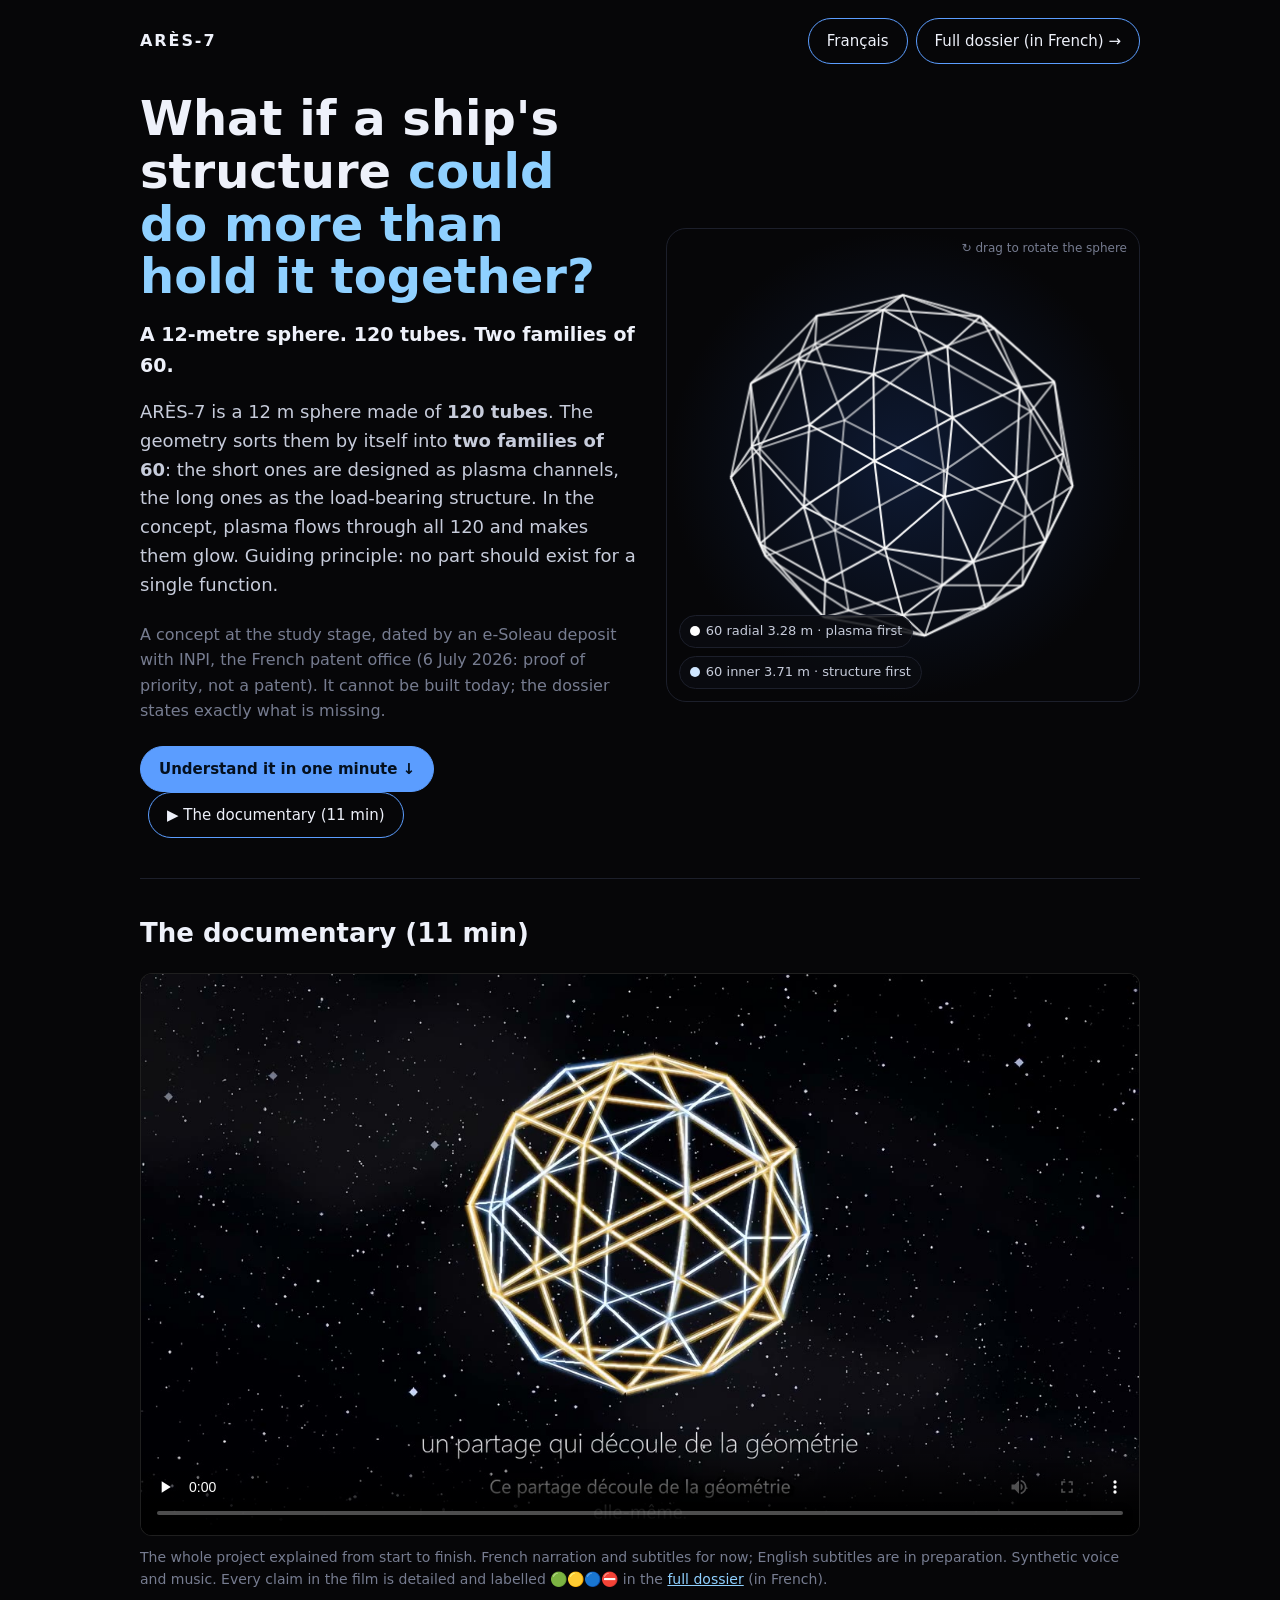
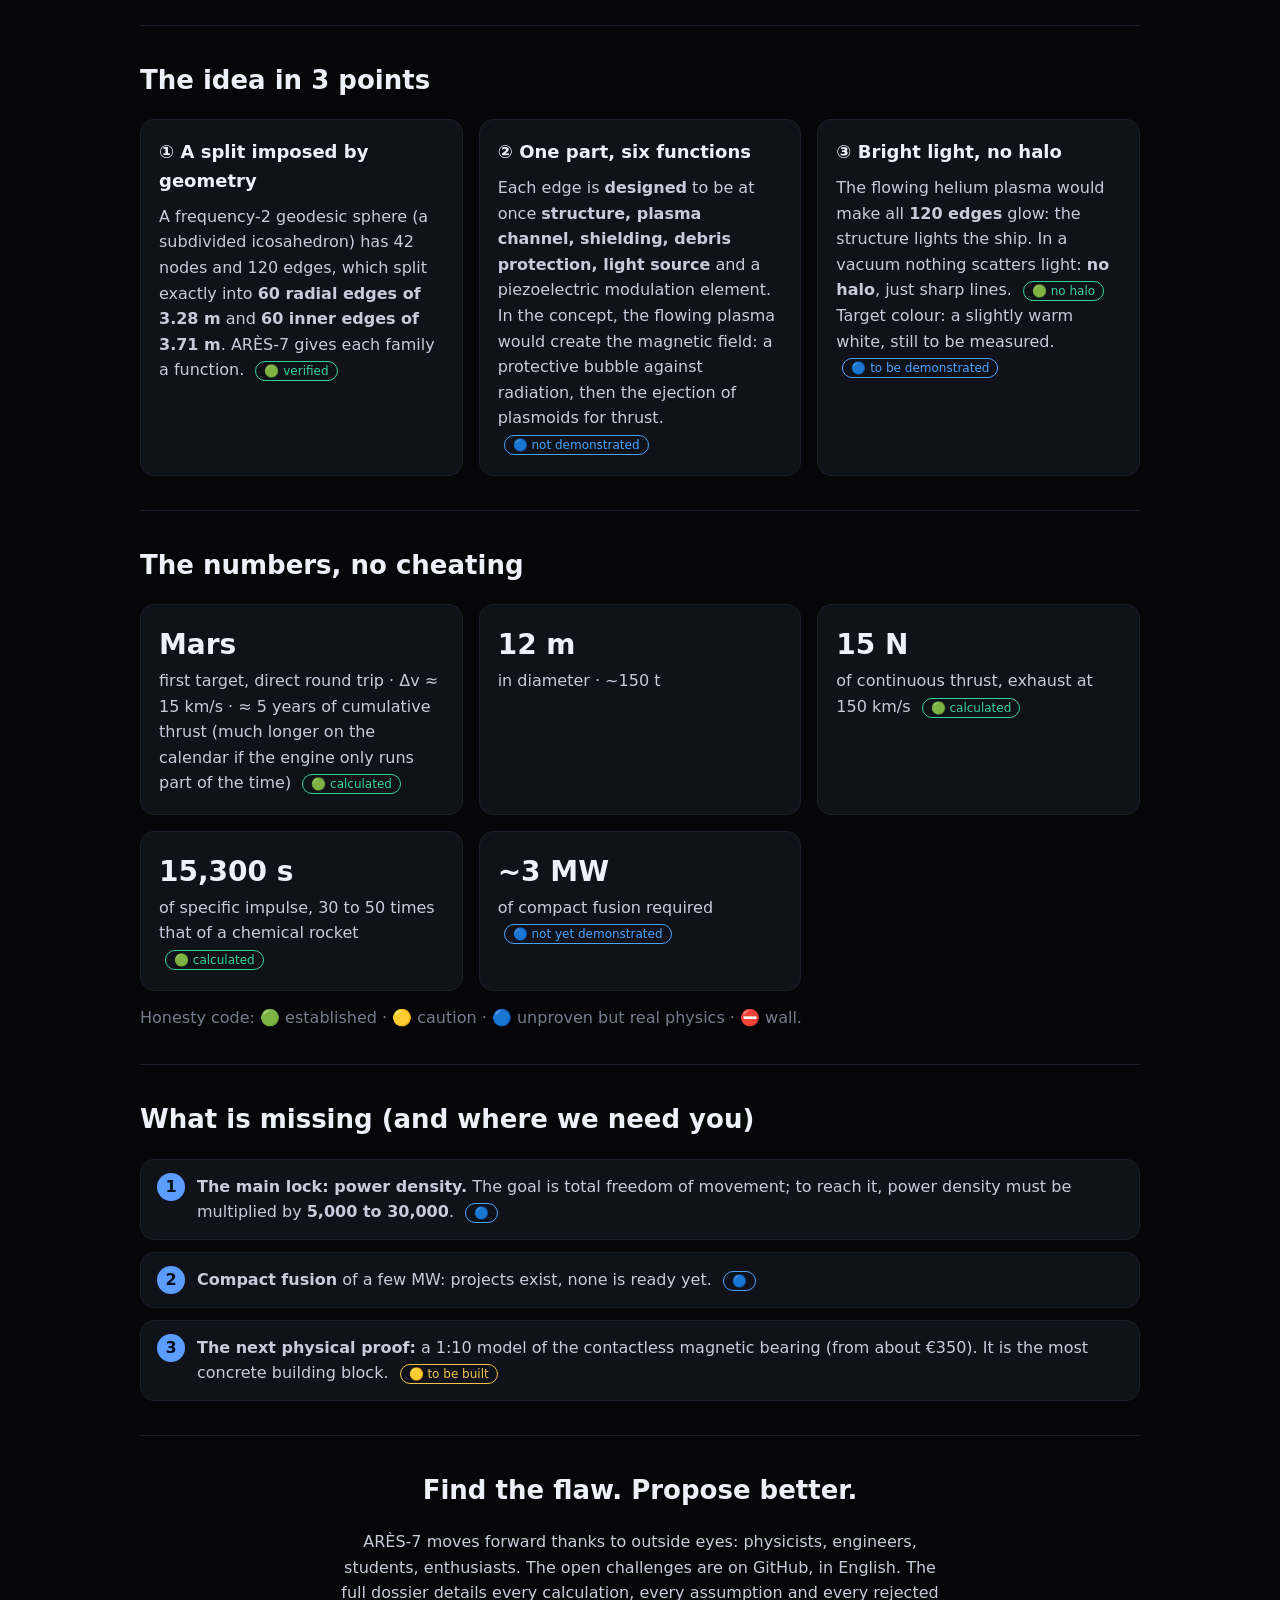
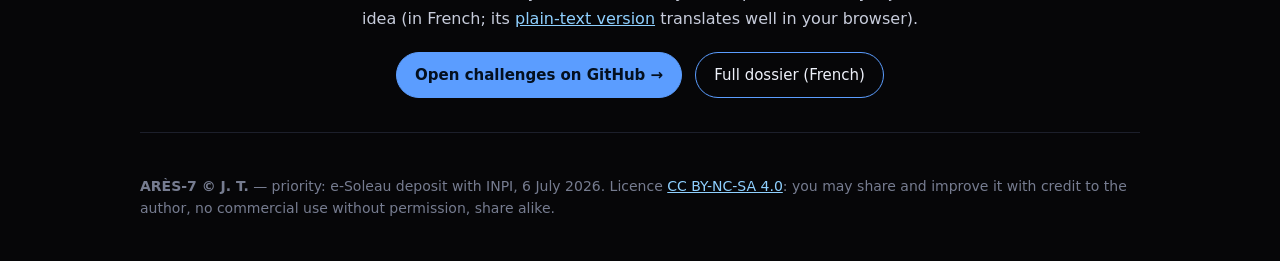
<file: en.html>
<!DOCTYPE html>
<html lang="en">
<head>
<meta charset="UTF-8">
<meta name="viewport" content="width=device-width, initial-scale=1.0">
<title>ARÈS-7 — in one minute</title>
<meta name="description" content="ARÈS-7: what if a ship's structure could do more than hold it together? A 12 m geodesic sphere, 120 tubes, two families of 60.">
<link rel="alternate" hreflang="fr" href="https://ares7-projet.netlify.app/">
<link rel="alternate" hreflang="en" href="https://ares7-projet.netlify.app/en.html">
<style>
:root{--bg:#060608;--card:#101219;--line:#1c1f2b;--text:#c7ccdb;--dim:#767c90;--bright:#eef1fa;--accent:#5b9dff;--accent2:#8fd0ff;--green:#35d39a;--yellow:#f3c44a;--blue:#4aa3ff;--wall:#ff5d77}
*{box-sizing:border-box}
body{margin:0;background:var(--bg);color:var(--text);font:16px/1.6 system-ui,-apple-system,"Segoe UI",Roboto,sans-serif}
a{color:var(--accent2)}
.wrap{max-width:1040px;margin:0 auto;padding-inline:20px}
header{display:flex;justify-content:space-between;align-items:center;padding-block:18px;gap:12px;flex-wrap:wrap}
.logo{font-weight:800;letter-spacing:.12em;color:var(--bright)}
.logo span{color:var(--dim);font-weight:400;letter-spacing:0;margin-left:8px;font-size:14px}
.btn{display:inline-block;padding:10px 18px;border-radius:999px;border:1px solid var(--accent);color:var(--bright);text-decoration:none;font-size:15px;background:transparent;cursor:pointer}
.btn.fill{background:var(--accent);color:#04101f;font-weight:700;border-color:var(--accent)}
.hero{display:grid;grid-template-columns:1.05fr 1fr;gap:28px;align-items:center;padding-block:10px 40px}
@media (max-width:820px){.hero{grid-template-columns:1fr}}
h1{font-size:clamp(30px,5vw,48px);line-height:1.1;color:var(--bright);margin:0 0 16px}
h1 em{font-style:normal;color:var(--accent2)}
.lead{font-size:18px;margin:0 0 22px}
.stage{position:relative;aspect-ratio:1;max-width:100%;border-radius:20px;background:radial-gradient(circle at 50% 50%,#0e1a33 0,#060608 70%);border:1px solid var(--line);touch-action:none;cursor:grab}
canvas{width:100%;height:100%;display:block}
.legend{position:absolute;left:12px;bottom:12px;display:flex;gap:8px;flex-wrap:wrap}
.chip{font-size:13px;padding:5px 10px;border-radius:999px;background:#0b0c11cc;border:1px solid var(--line);cursor:pointer;user-select:none}
.chip.off{opacity:.35}
.chip i{display:inline-block;width:10px;height:10px;border-radius:50%;margin-right:6px;vertical-align:-1px}
.hint{position:absolute;right:12px;top:10px;font-size:12px;color:var(--dim)}
section{padding-block:34px;border-top:1px solid var(--line)}
h2{color:var(--bright);font-size:26px;margin:0 0 18px}
.grid{display:grid;grid-template-columns:repeat(auto-fit,minmax(250px,1fr));gap:16px}
.card{background:var(--card);border:1px solid var(--line);border-radius:14px;padding:18px}
.card h3{margin:0 0 8px;color:var(--bright);font-size:18px}
.card p{margin:0}
.num{font-size:28px;font-weight:800;color:var(--bright)}
.tag{font-size:12px;padding:2px 8px;border-radius:999px;border:1px solid;margin-left:6px;white-space:nowrap}
.g{color:var(--green);border-color:var(--green)}.y{color:var(--yellow);border-color:var(--yellow)}.b{color:var(--blue);border-color:var(--blue)}
.steps{counter-reset:s;list-style:none;padding:0;margin:0;display:grid;gap:12px}
.steps li{background:var(--card);border:1px solid var(--line);border-radius:14px;padding:14px 16px 14px 56px;position:relative}
.steps li::before{counter-increment:s;content:counter(s);position:absolute;left:16px;top:13px;width:28px;height:28px;border-radius:50%;background:var(--accent);color:#04101f;font-weight:800;display:grid;place-items:center}
.cta{text-align:center}
.cta p{max-width:60ch;margin:0 auto 20px}
footer{padding-block:28px;color:var(--dim);font-size:14px;border-top:1px solid var(--line)}
</style>
</head>
<body>
<div class="wrap">
  <header>
    <div class="logo">ARÈS-7</div>
    <nav style="display:flex;gap:8px;flex-wrap:wrap"><a class="btn" href="index.html" lang="fr" hreflang="fr">Français</a><a class="btn" href="dossier.html">Full dossier (in French) →</a></nav>
  </header>

  <div class="hero">
    <div>
      <h1>What if a ship's structure <em>could do more than hold it together?</em></h1>
      <p style="margin:0 0 18px;font-size:19px;color:var(--bright);font-weight:600">A 12-metre sphere. 120 tubes. Two families of 60.</p>
      <p class="lead">ARÈS-7 is a 12 m sphere made of <strong>120 tubes</strong>. The geometry sorts them by itself into <strong>two families of 60</strong>: the short ones are designed as plasma channels, the long ones as the load-bearing structure. In the concept, plasma flows through all 120 and makes them glow. Guiding principle: no part should exist for a single function.</p>
      <p style="margin:0 0 22px;color:var(--dim)">A concept at the study stage, dated by an e-Soleau deposit with INPI, the French patent office (6 July 2026: proof of priority, not a patent). It cannot be built today; the dossier states exactly what is missing.</p>
      <a class="btn fill" href="#idee">Understand it in one minute ↓</a>
      <a class="btn" href="#documentaire" style="margin-left:8px">▶ The documentary (11 min)</a>
    </div>
    <div class="stage" id="stage">
      <canvas id="c"></canvas>
      <div class="hint">↻ drag to rotate the sphere</div>
      <div class="legend">
        <span class="chip" data-k="p"><i style="background:#fff"></i>60 radial 3.28 m · plasma first</span>
        <span class="chip" data-k="s"><i style="background:#cfe6ff"></i>60 inner 3.71 m · structure first</span>
      </div>
    </div>
  </div>

  <section id="documentaire">
    <h2>The documentary (11 min)</h2>
    <video controls preload="none" playsinline poster="assets/video/ares7-documentaire-affiche.jpg" style="width:100%;display:block;border-radius:12px;border:1px solid rgba(255,255,255,.12);background:#000">
      <source src="assets/video/ares7-documentaire-web.mp4" type="video/mp4">
      Your browser cannot play this video: <a href="assets/video/ares7-documentaire-web.mp4">download it</a>.
    </video>
    <p style="margin:10px 0 0;color:var(--dim);font-size:14px">The whole project explained from start to finish. French narration and subtitles for now; English subtitles are in preparation. Synthetic voice and music. Every claim in the film is detailed and labelled 🟢🟡🔵⛔ in the <a href="dossier.html">full dossier</a> (in French).</p>
  </section>

  <section id="idee">
    <h2>The idea in 3 points</h2>
    <div class="grid">
      <div class="card"><h3>① A split imposed by geometry</h3><p>A frequency-2 geodesic sphere (a subdivided icosahedron) has 42 nodes and 120 edges, which split exactly into <strong>60 radial edges of 3.28 m</strong> and <strong>60 inner edges of 3.71 m</strong>. ARÈS-7 gives each family a function. <span class="tag g">🟢 verified</span></p></div>
      <div class="card"><h3>② One part, six functions</h3><p>Each edge is <strong>designed</strong> to be at once <strong>structure, plasma channel, shielding, debris protection, light source</strong> and a piezoelectric modulation element. In the concept, the flowing plasma would create the magnetic field: a protective bubble against radiation, then the ejection of plasmoids for thrust. <span class="tag b">🔵 not demonstrated</span></p></div>
      <div class="card"><h3>③ Bright light, no halo</h3><p>The flowing helium plasma would make all <strong>120 edges</strong> glow: the structure lights the ship. In a vacuum nothing scatters light: <strong>no halo</strong>, just sharp lines. <span class="tag g">🟢 no halo</span> Target colour: a slightly warm white, still to be measured. <span class="tag b">🔵 to be demonstrated</span></p></div>
    </div>
  </section>

  <section>
    <h2>The numbers, no cheating</h2>
    <div class="grid">
      <div class="card"><div class="num">Mars</div><p>first target, direct round trip · Δv ≈ 15 km/s · ≈ 5 years of cumulative thrust (much longer on the calendar if the engine only runs part of the time) <span class="tag g">🟢 calculated</span></p></div>
      <div class="card"><div class="num">12 m</div><p>in diameter · ~150 t</p></div>
      <div class="card"><div class="num">15 N</div><p>of continuous thrust, exhaust at 150 km/s <span class="tag g">🟢 calculated</span></p></div>
      <div class="card"><div class="num">15,300 s</div><p>of specific impulse, 30 to 50 times that of a chemical rocket <span class="tag g">🟢 calculated</span></p></div>
      <div class="card"><div class="num">~3 MW</div><p>of compact fusion required <span class="tag b">🔵 not yet demonstrated</span></p></div>
    </div>
    <p style="color:var(--dim);margin:14px 0 0">Honesty code: 🟢 established · 🟡 caution · 🔵 unproven but real physics · ⛔ wall.</p>
  </section>

  <section>
    <h2>What is missing (and where we need you)</h2>
    <ol class="steps">
      <li><strong>The main lock: power density.</strong> The goal is total freedom of movement; to reach it, power density must be multiplied by <strong>5,000 to 30,000</strong>. <span class="tag b">🔵</span></li>
      <li><strong>Compact fusion</strong> of a few MW: projects exist, none is ready yet. <span class="tag b">🔵</span></li>
      <li><strong>The next physical proof:</strong> a 1:10 model of the contactless magnetic bearing (from about €350). It is the most concrete building block. <span class="tag y">🟡 to be built</span></li>
    </ol>
  </section>

  <section class="cta">
    <h2>Find the flaw. Propose better.</h2>
    <p>ARÈS-7 moves forward thanks to outside eyes: physicists, engineers, students, enthusiasts. The open challenges are on GitHub, in English. The full dossier details every calculation, every assumption and every rejected idea (in French; its <a href="lire.html">plain-text version</a> translates well in your browser).</p>
    <a class="btn fill" href="https://github.com/ares7-projet/ares7">Open challenges on GitHub →</a>
    <a class="btn" href="dossier.html" style="margin-left:8px">Full dossier (French)</a>
  </section>

  <footer>
    <p><strong>ARÈS-7 © J. T.</strong> — priority: e-Soleau deposit with INPI, 6 July 2026. Licence <a href="https://creativecommons.org/licenses/by-nc-sa/4.0/deed.en">CC BY-NC-SA 4.0</a>: you may share and improve it with credit to the author, no commercial use without permission, share alike.</p>
  </footer>
</div>

<script>
(() => {
  // --- géodésique f2 : icosaèdre subdivisé, 42 nœuds / 120 arêtes ---
  const t = (1 + Math.sqrt(5)) / 2;
  let V = [[-1,t,0],[1,t,0],[-1,-t,0],[1,-t,0],[0,-1,t],[0,1,t],[0,-1,-t],[0,1,-t],[t,0,-1],[t,0,1],[-t,0,-1],[-t,0,1]];
  const F = [[0,11,5],[0,5,1],[0,1,7],[0,7,10],[0,10,11],[1,5,9],[5,11,4],[11,10,2],[10,7,6],[7,1,8],[3,9,4],[3,4,2],[3,2,6],[3,6,8],[3,8,9],[4,9,5],[2,4,11],[6,2,10],[8,6,7],[9,8,1]];
  const norm = p => { const l = Math.hypot(...p); return p.map(x => x / l); };
  V = V.map(norm);
  const mids = {}, mid = (a, b) => { const k = a < b ? a + '-' + b : b + '-' + a;
    if (mids[k] === undefined) { mids[k] = V.length; V.push(norm(V[a].map((x, i) => (x + V[b][i]) / 2))); } return mids[k]; };
  const E = new Map(), add = (a, b) => { const k = a < b ? a + '-' + b : b + '-' + a; if (!E.has(k)) E.set(k, [a, b]); };
  F.forEach(([a, b, c]) => { const ab = mid(a, b), bc = mid(b, c), ca = mid(c, a);
    [[a,ab],[ab,b],[b,bc],[bc,c],[c,ca],[ca,a],[ab,bc],[bc,ca],[ca,ab]].forEach(e => add(...e)); });
  const edges = [...E.values()].map(([a, b]) => ({ a, b, plasma: a < 12 || b < 12, ph: Math.random() }));
  window.ARES_CHECK = { noeuds: V.length, aretes: edges.length, plasma: edges.filter(e => e.plasma).length };

  // --- rendu ---
  const cv = document.getElementById('c'), ctx = cv.getContext('2d'), stage = document.getElementById('stage');
  const show = { p: true, s: true };
  let rx = 0.35, ry = 0, vy = 0.004, drag = null;
  const fit = () => { const d = devicePixelRatio || 1, r = stage.getBoundingClientRect(); cv.width = r.width * d; cv.height = r.height * d; };
  addEventListener('resize', fit); fit();
  stage.addEventListener('pointerdown', e => { drag = [e.clientX, e.clientY]; stage.setPointerCapture(e.pointerId); stage.style.cursor = 'grabbing'; });
  stage.addEventListener('pointermove', e => { if (!drag) return; vy = (e.clientX - drag[0]) * 0.0006; ry += (e.clientX - drag[0]) * 0.01; rx += (e.clientY - drag[1]) * 0.01; drag = [e.clientX, e.clientY]; });
  stage.addEventListener('pointerup', () => { drag = null; stage.style.cursor = 'grab'; });
  document.querySelectorAll('.chip').forEach(c => c.addEventListener('click', () => { show[c.dataset.k] = !show[c.dataset.k]; c.classList.toggle('off'); }));
  const reduce = matchMedia('(prefers-reduced-motion: reduce)').matches;

  function proj(p) {
    let [x, y, z] = p, c = Math.cos(ry), s = Math.sin(ry);
    [x, z] = [x * c + z * s, -x * s + z * c]; c = Math.cos(rx); s = Math.sin(rx);
    [y, z] = [y * c - z * s, y * s + z * c];
    const W = cv.width, k = W * 0.36 / (1 + z * 0.18);
    return [W / 2 + x * k, cv.height / 2 + y * k, z];
  }
  function frame(tm) {
    if (!drag && !reduce) ry += vy;
    const W = cv.width; ctx.clearRect(0, 0, W, cv.height);
    const P = V.map(proj), time = tm / 1000;
    edges.map(e => ({ e, z: (P[e.a][2] + P[e.b][2]) / 2 })).sort((u, v) => u.z - v.z).forEach(({ e, z }) => {
      if (e.plasma ? !show.p : !show.s) return;
      const A = P[e.a], B = P[e.b], front = (z + 1) / 2, al = 0.18 + 0.82 * front;
      ctx.beginPath(); ctx.moveTo(A[0], A[1]); ctx.lineTo(B[0], B[1]);
      // les 120 arêtes portent le plasma et émettent une lumière blanche uniforme
      ctx.strokeStyle = `rgba(255,255,255,${0.5 + 0.5 * al})`; ctx.lineWidth = W * 0.0042;   // néon : cœur blanc constant
      ctx.stroke();   // pas de halo : dans le vide rien ne diffuse la lumière (lignes nettes)
    });
    // aucun point sur la sphère : seules les arêtes brillent
    requestAnimationFrame(frame);
  }
  requestAnimationFrame(frame);
})();
</script>
</body>
</html>
</file>
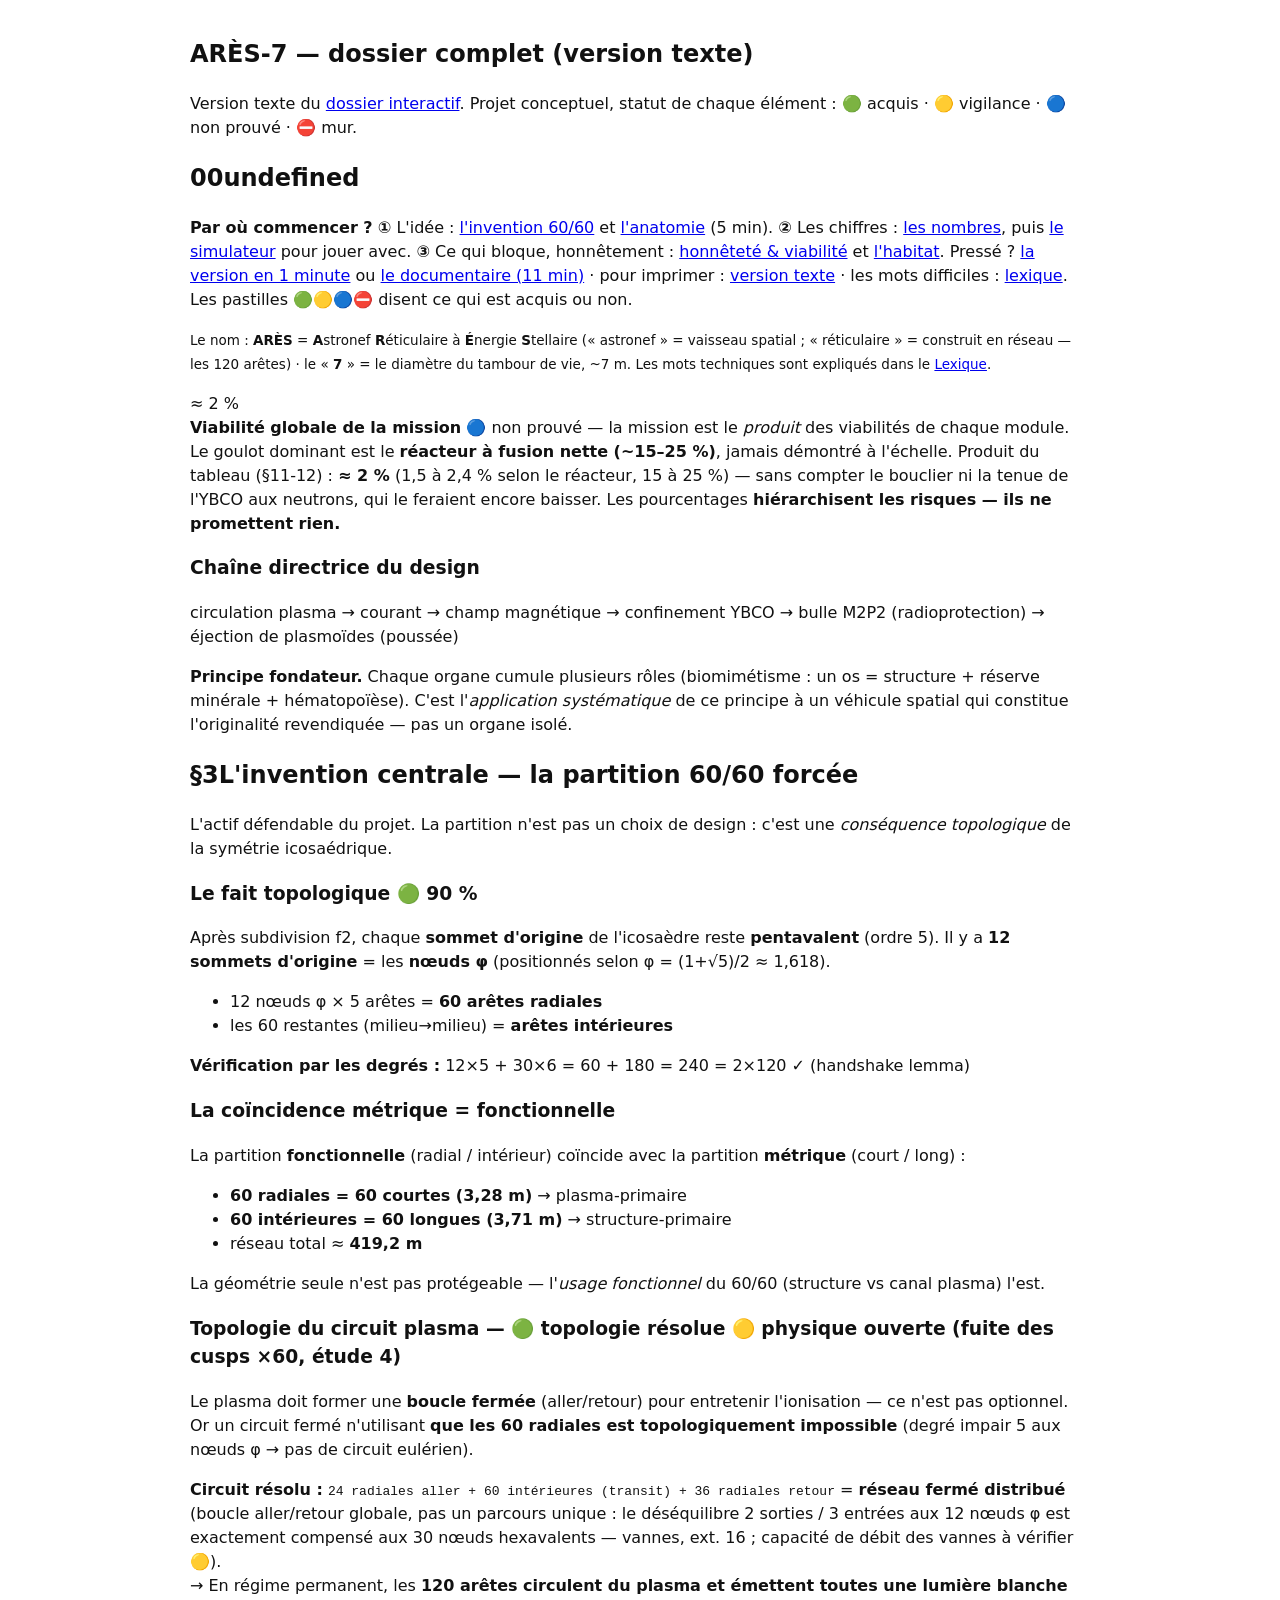
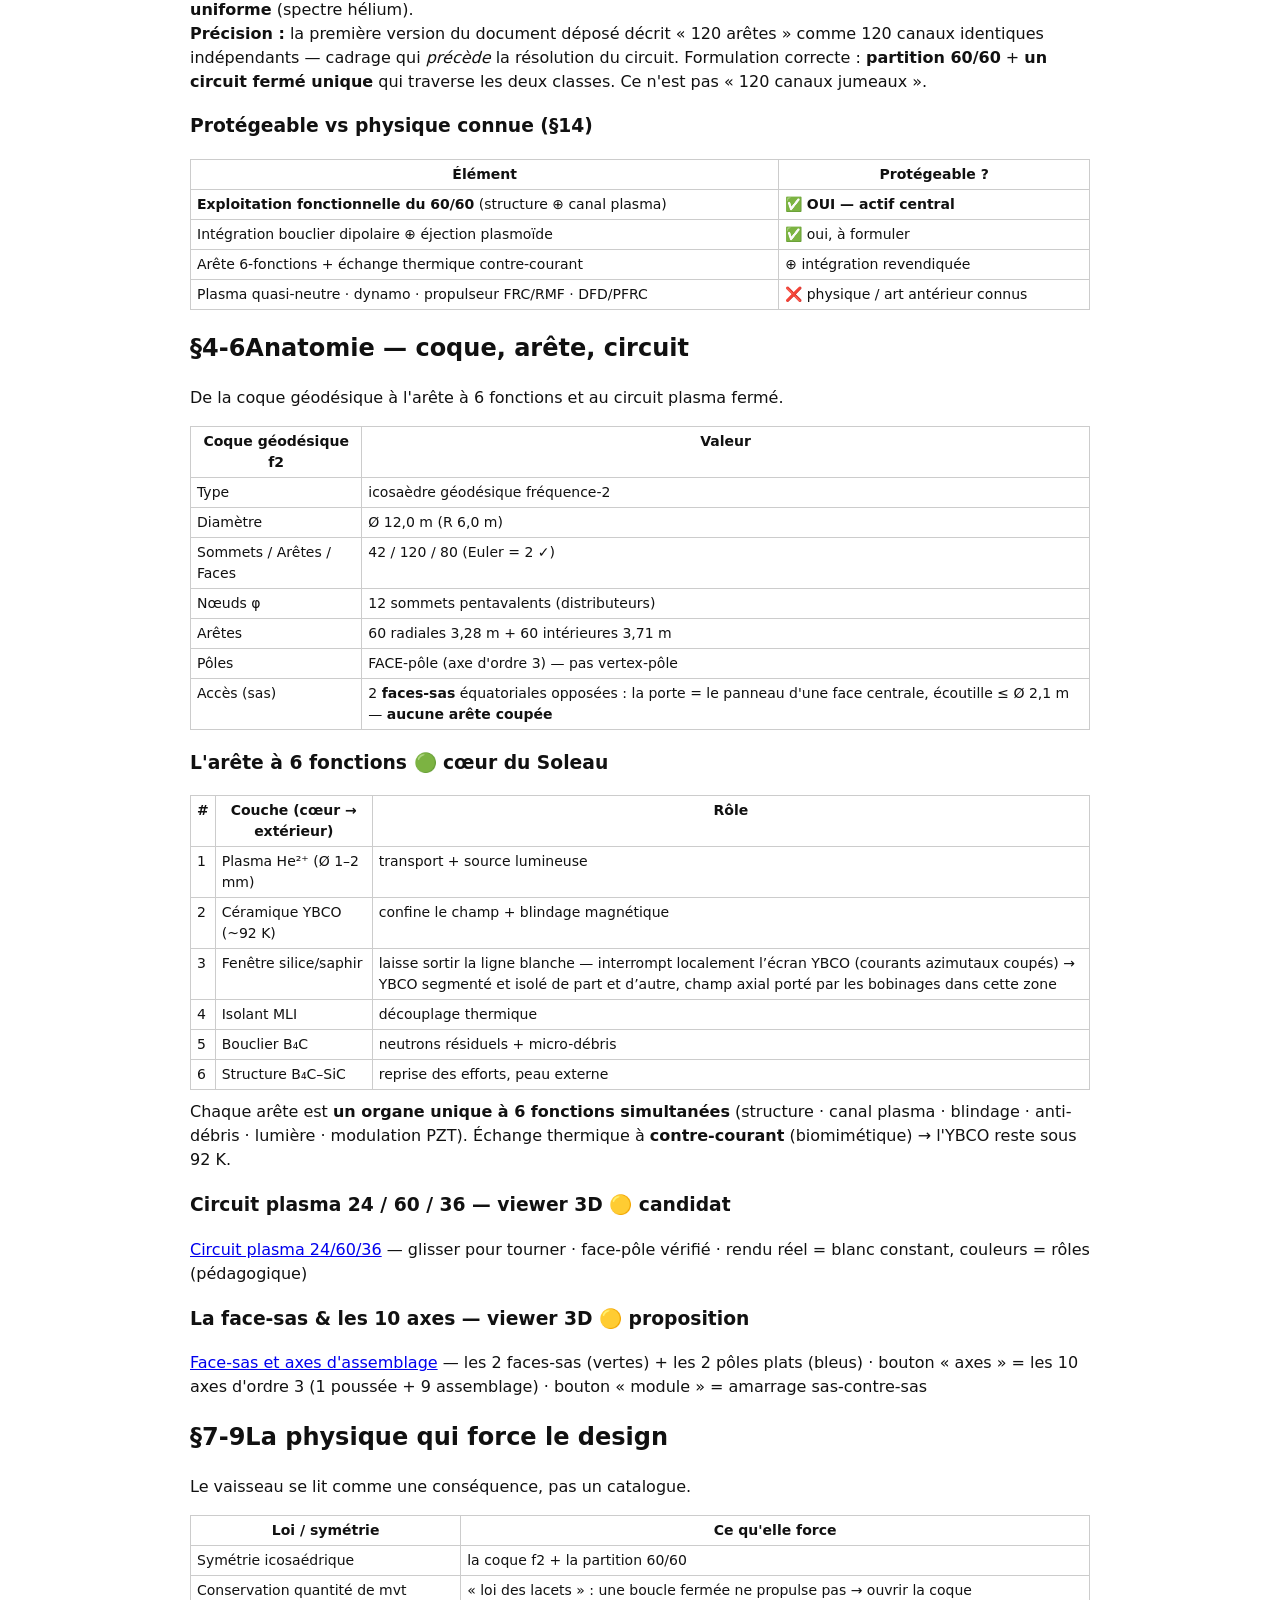
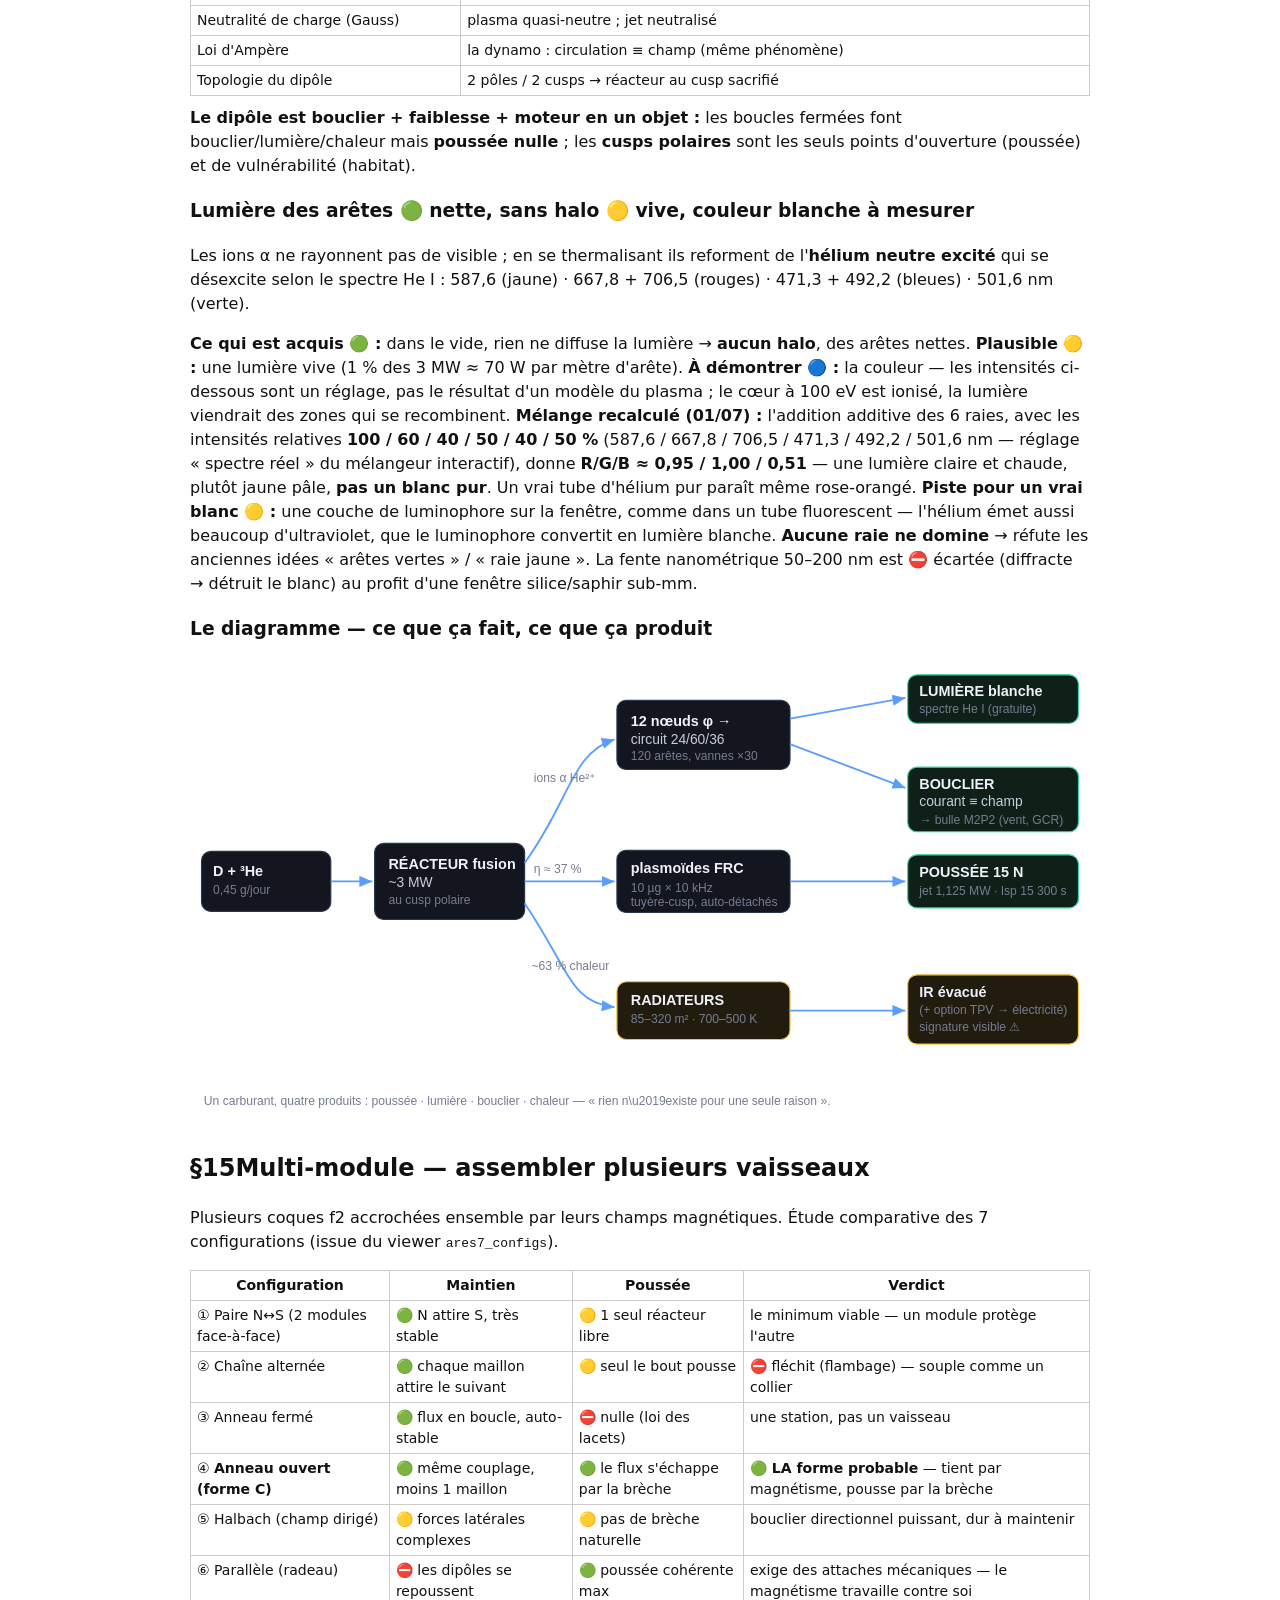
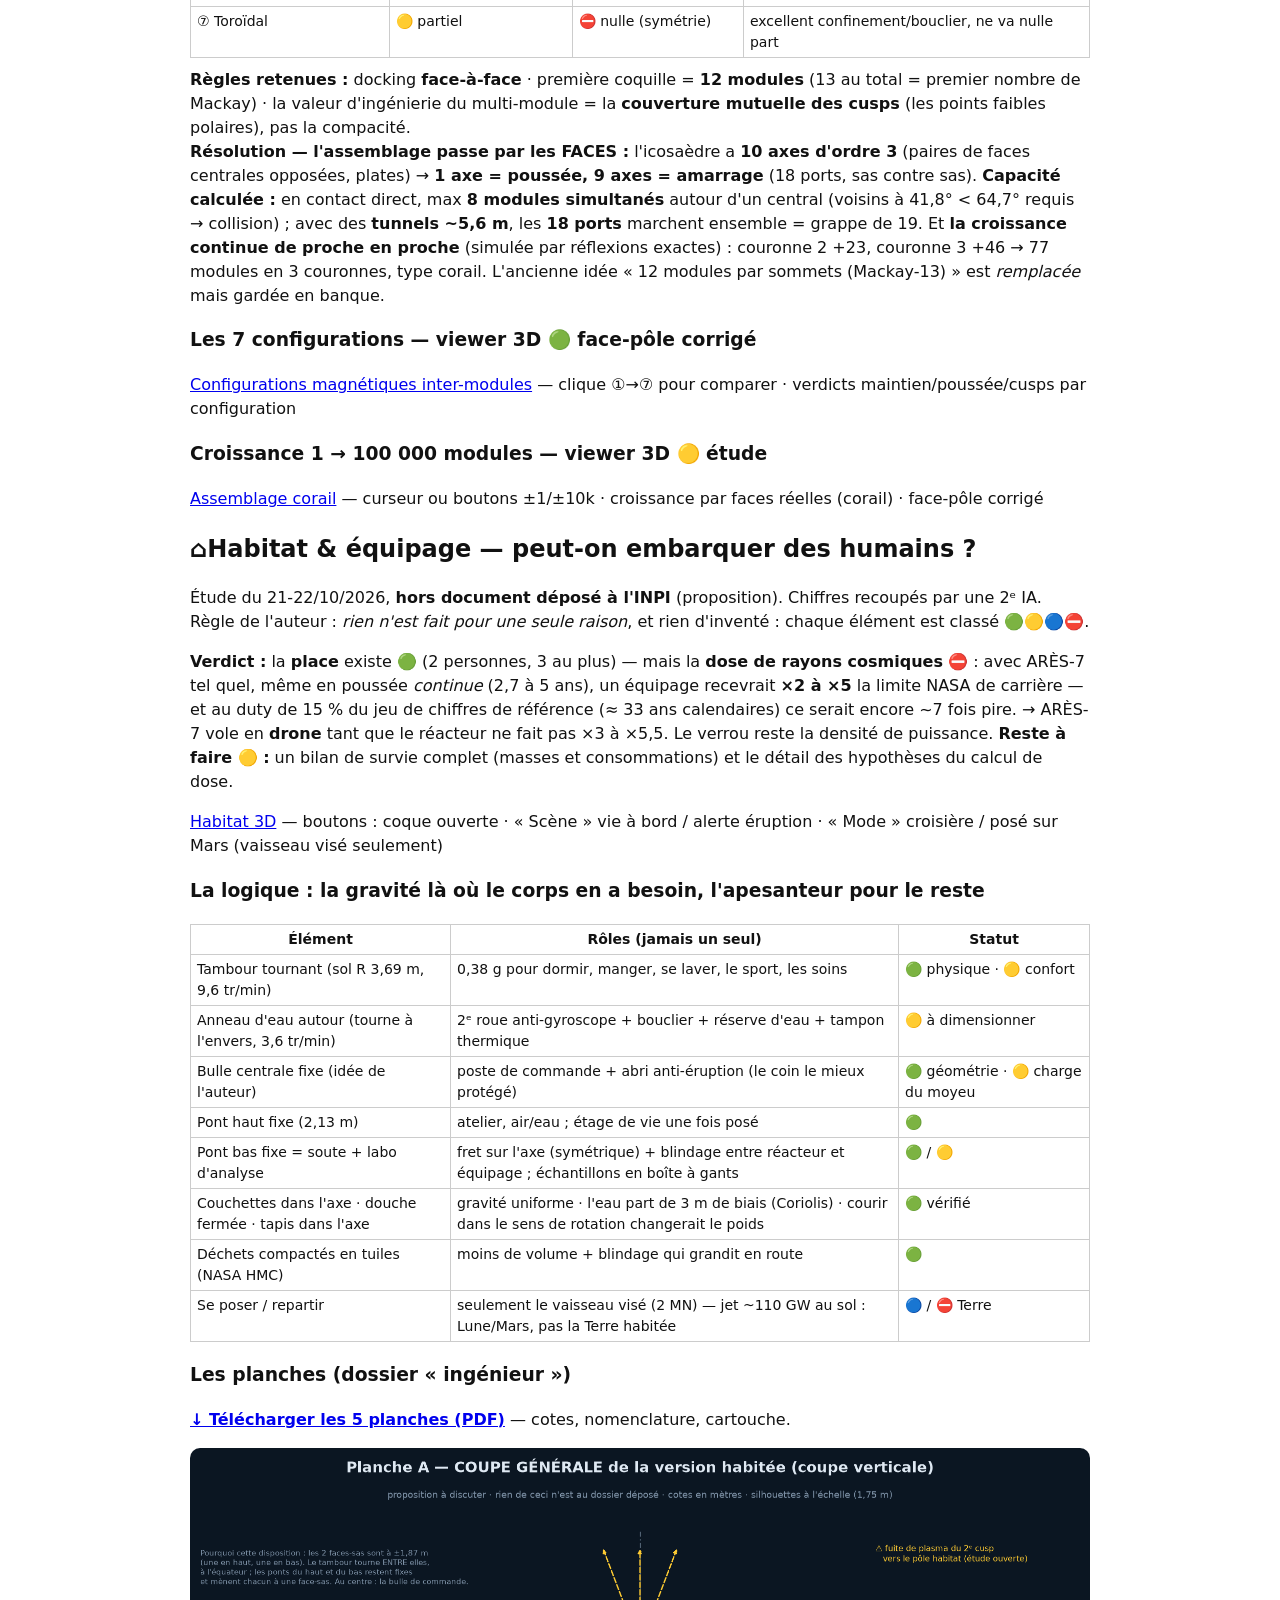
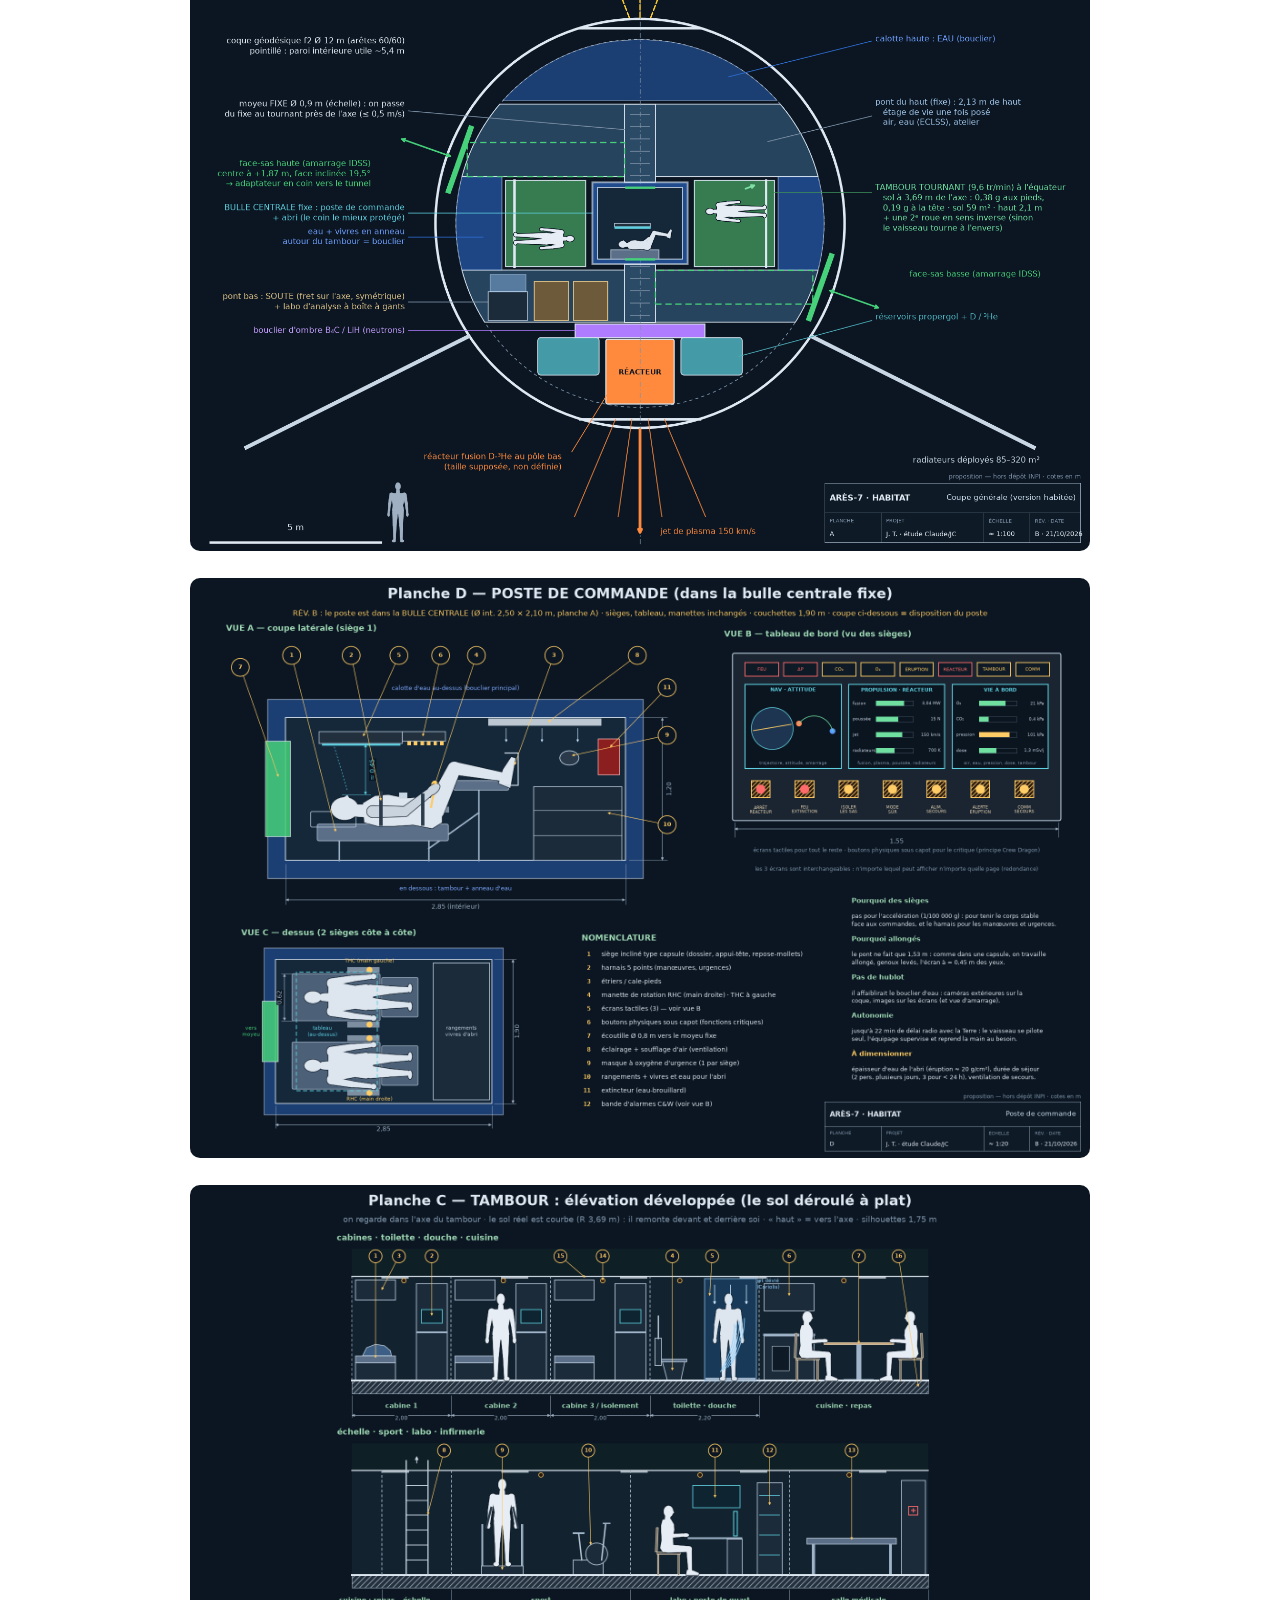
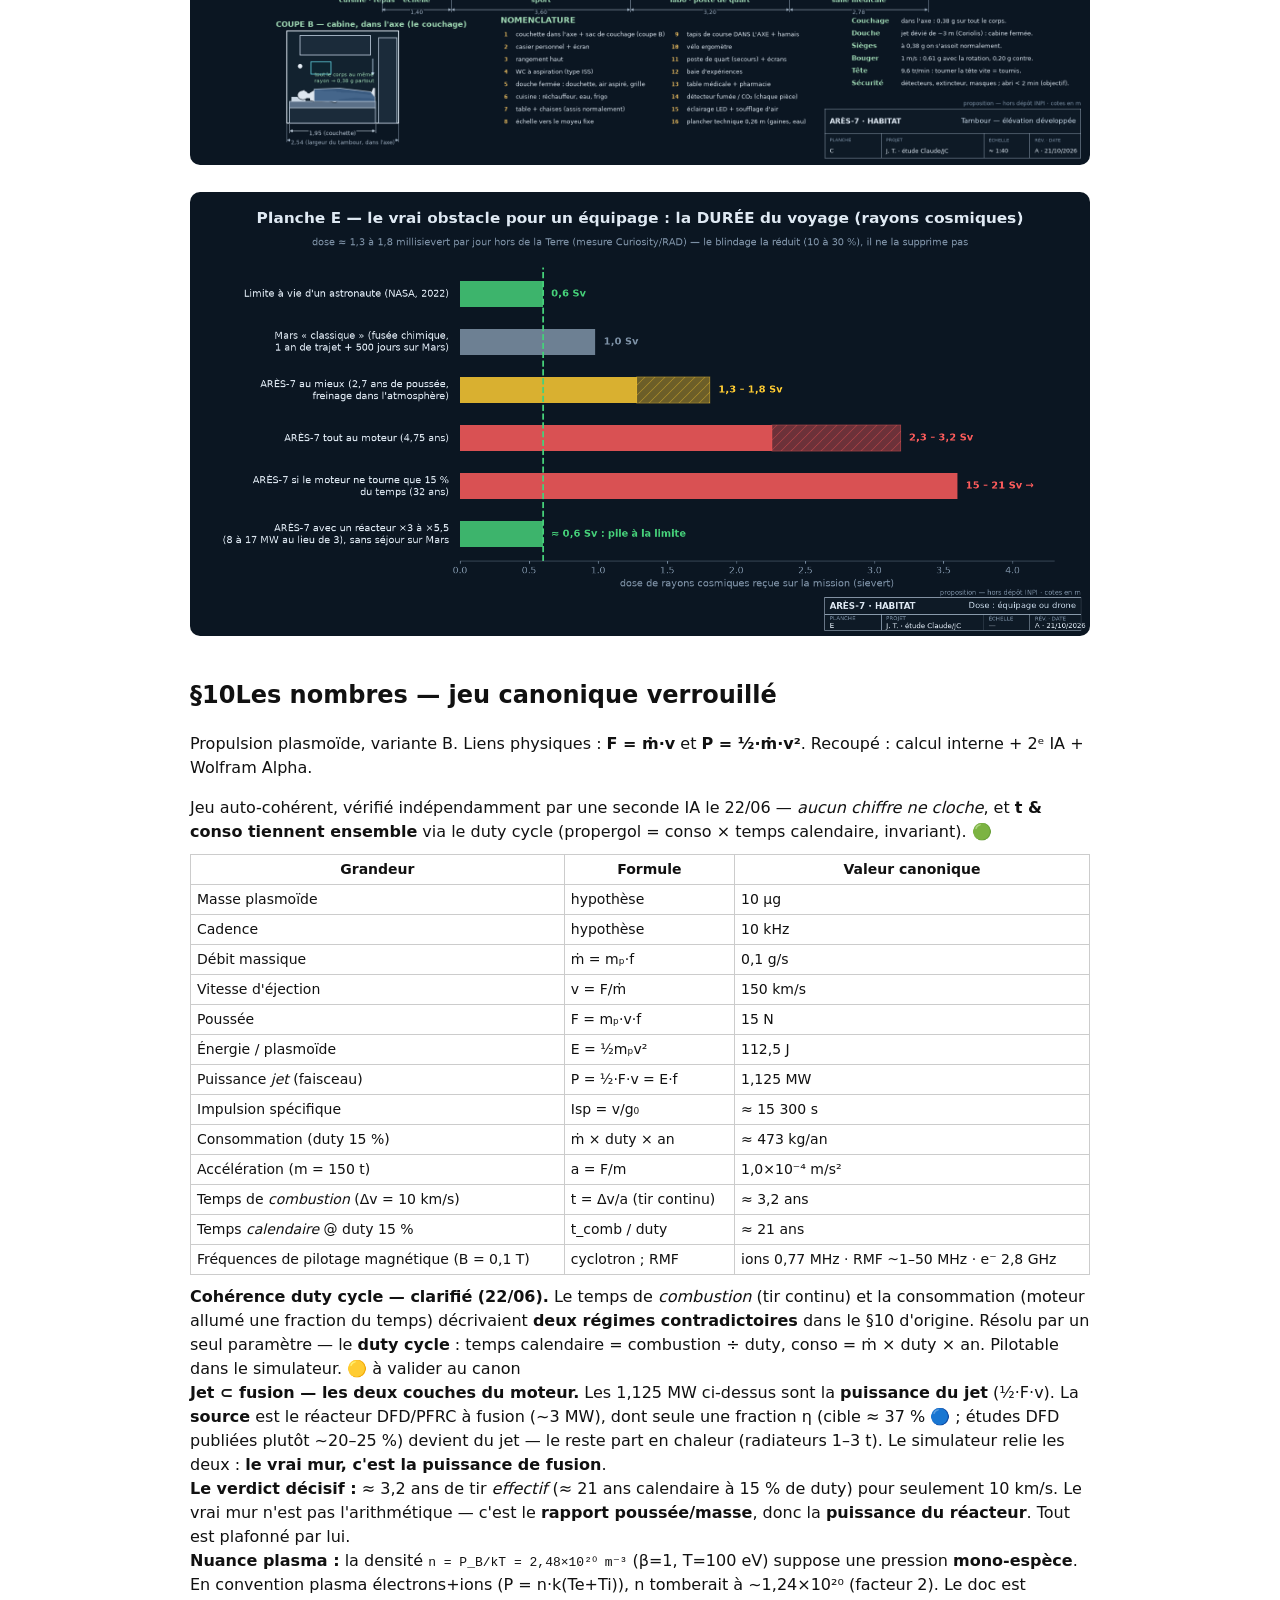
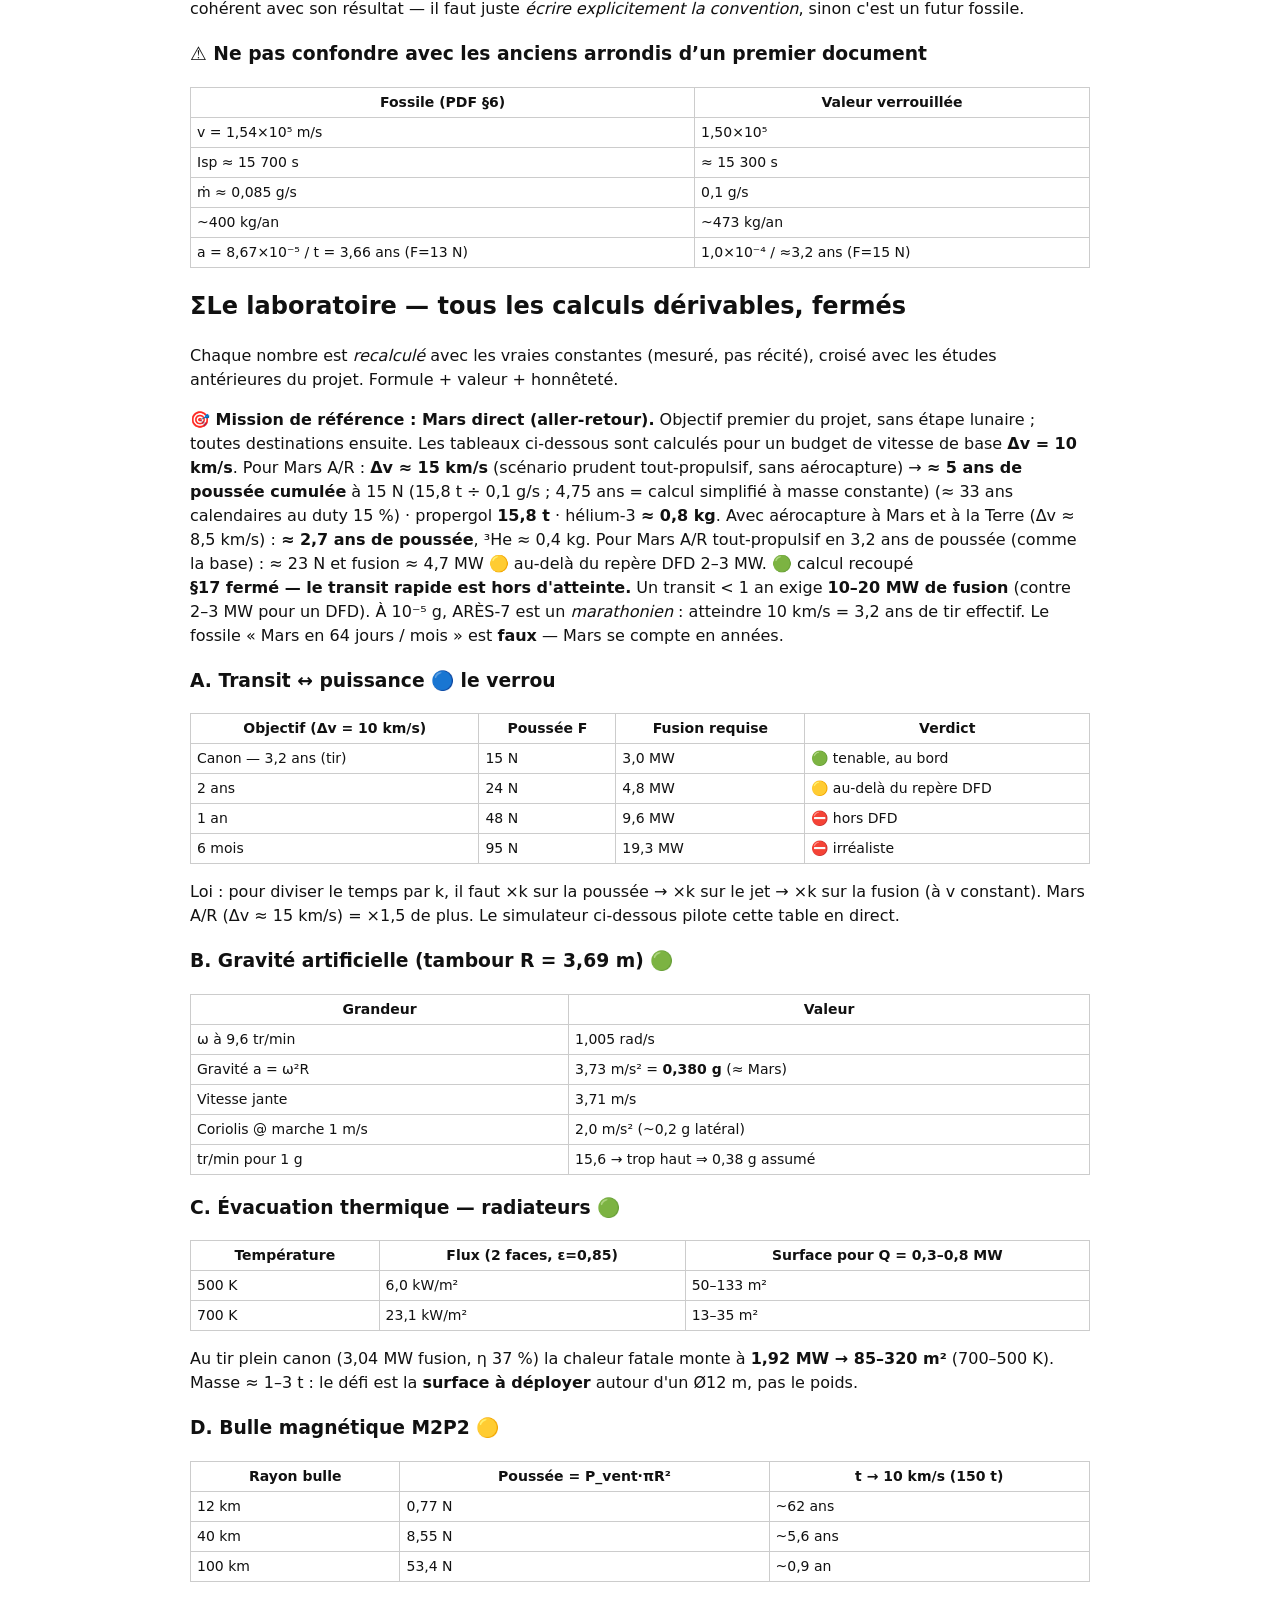
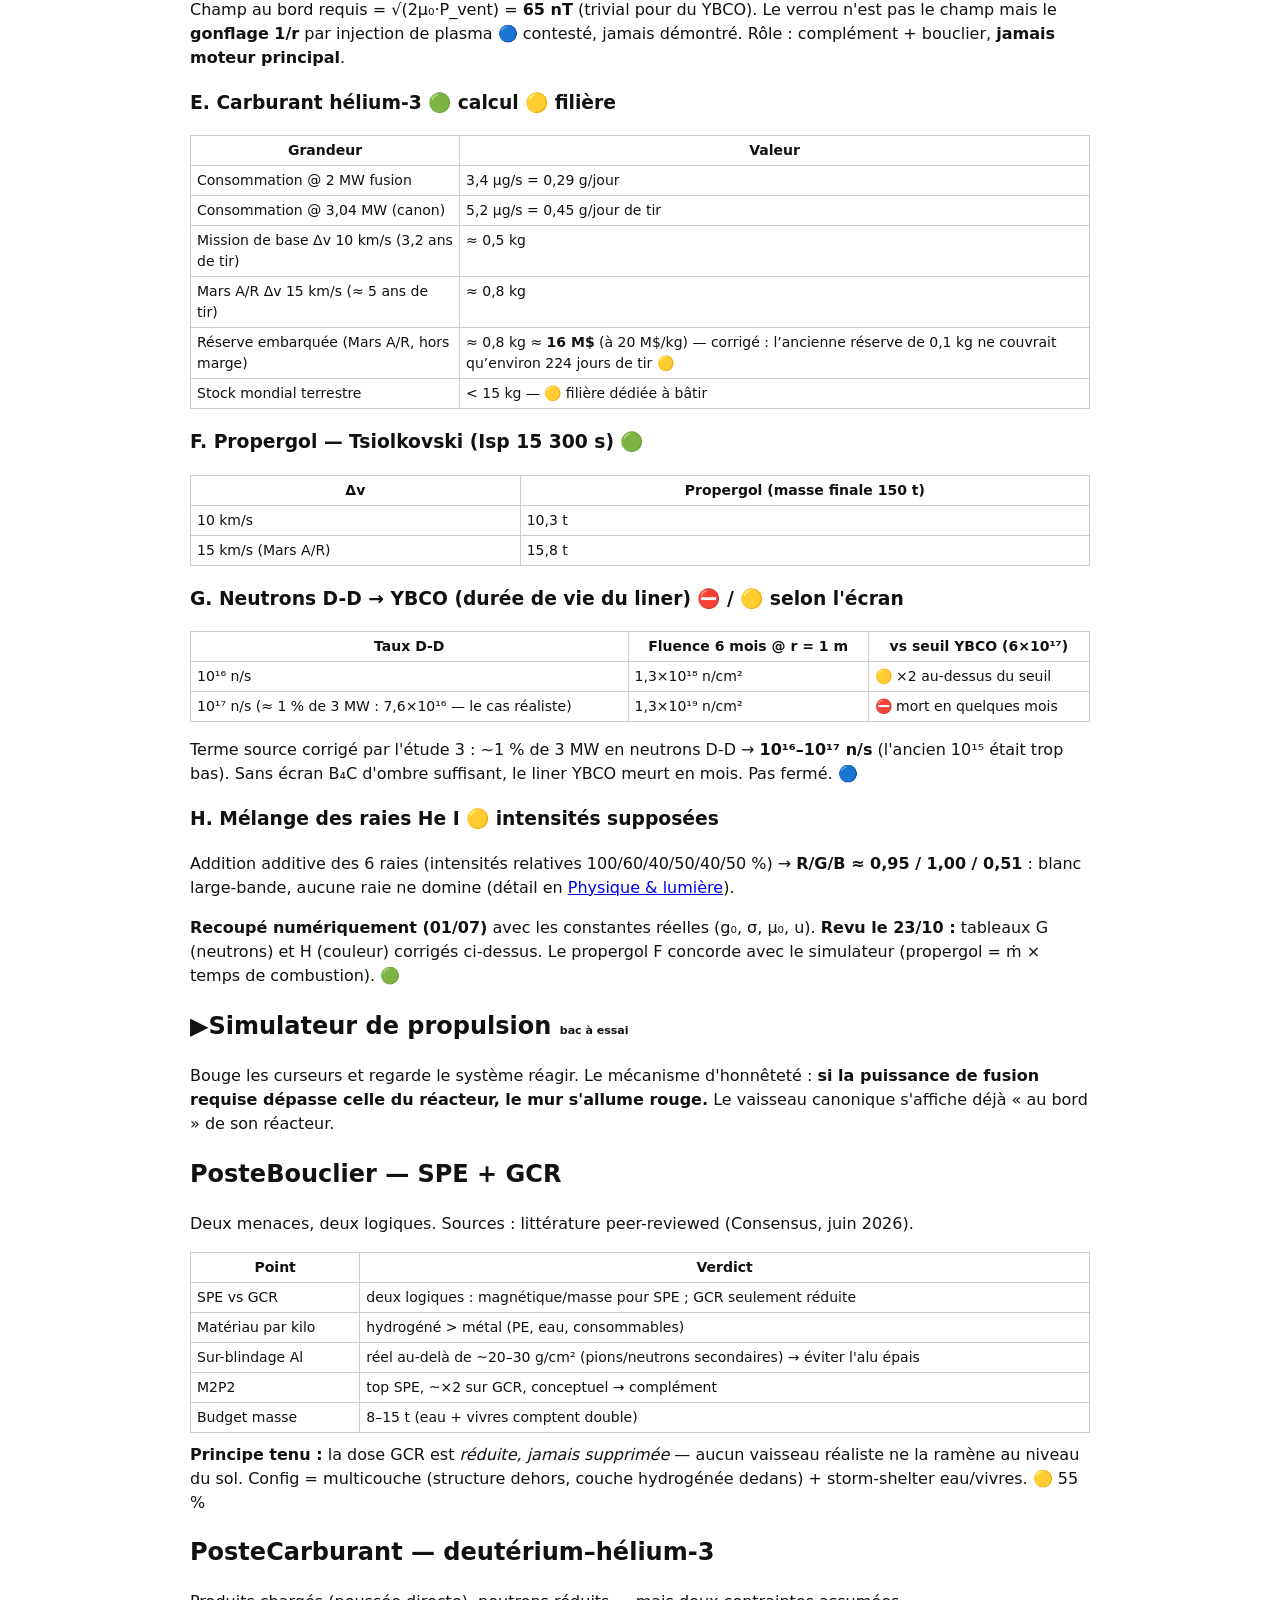
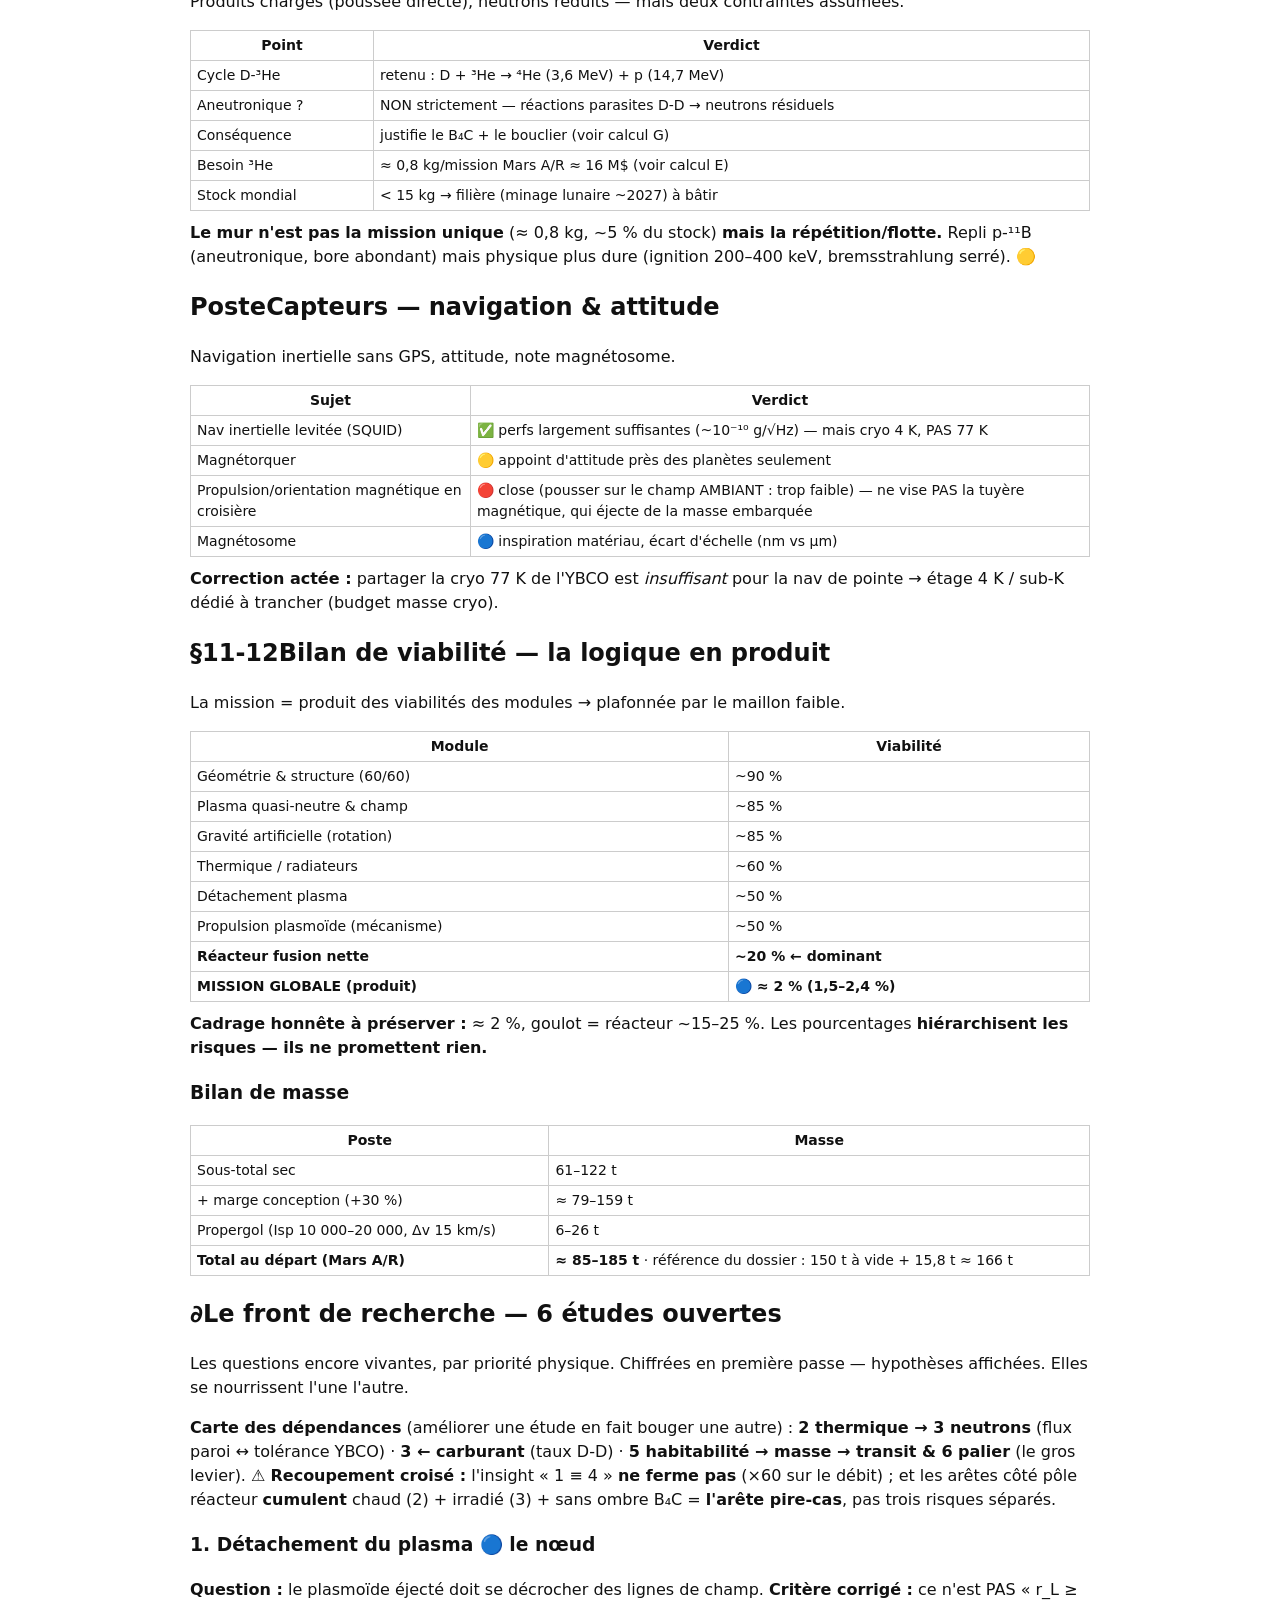
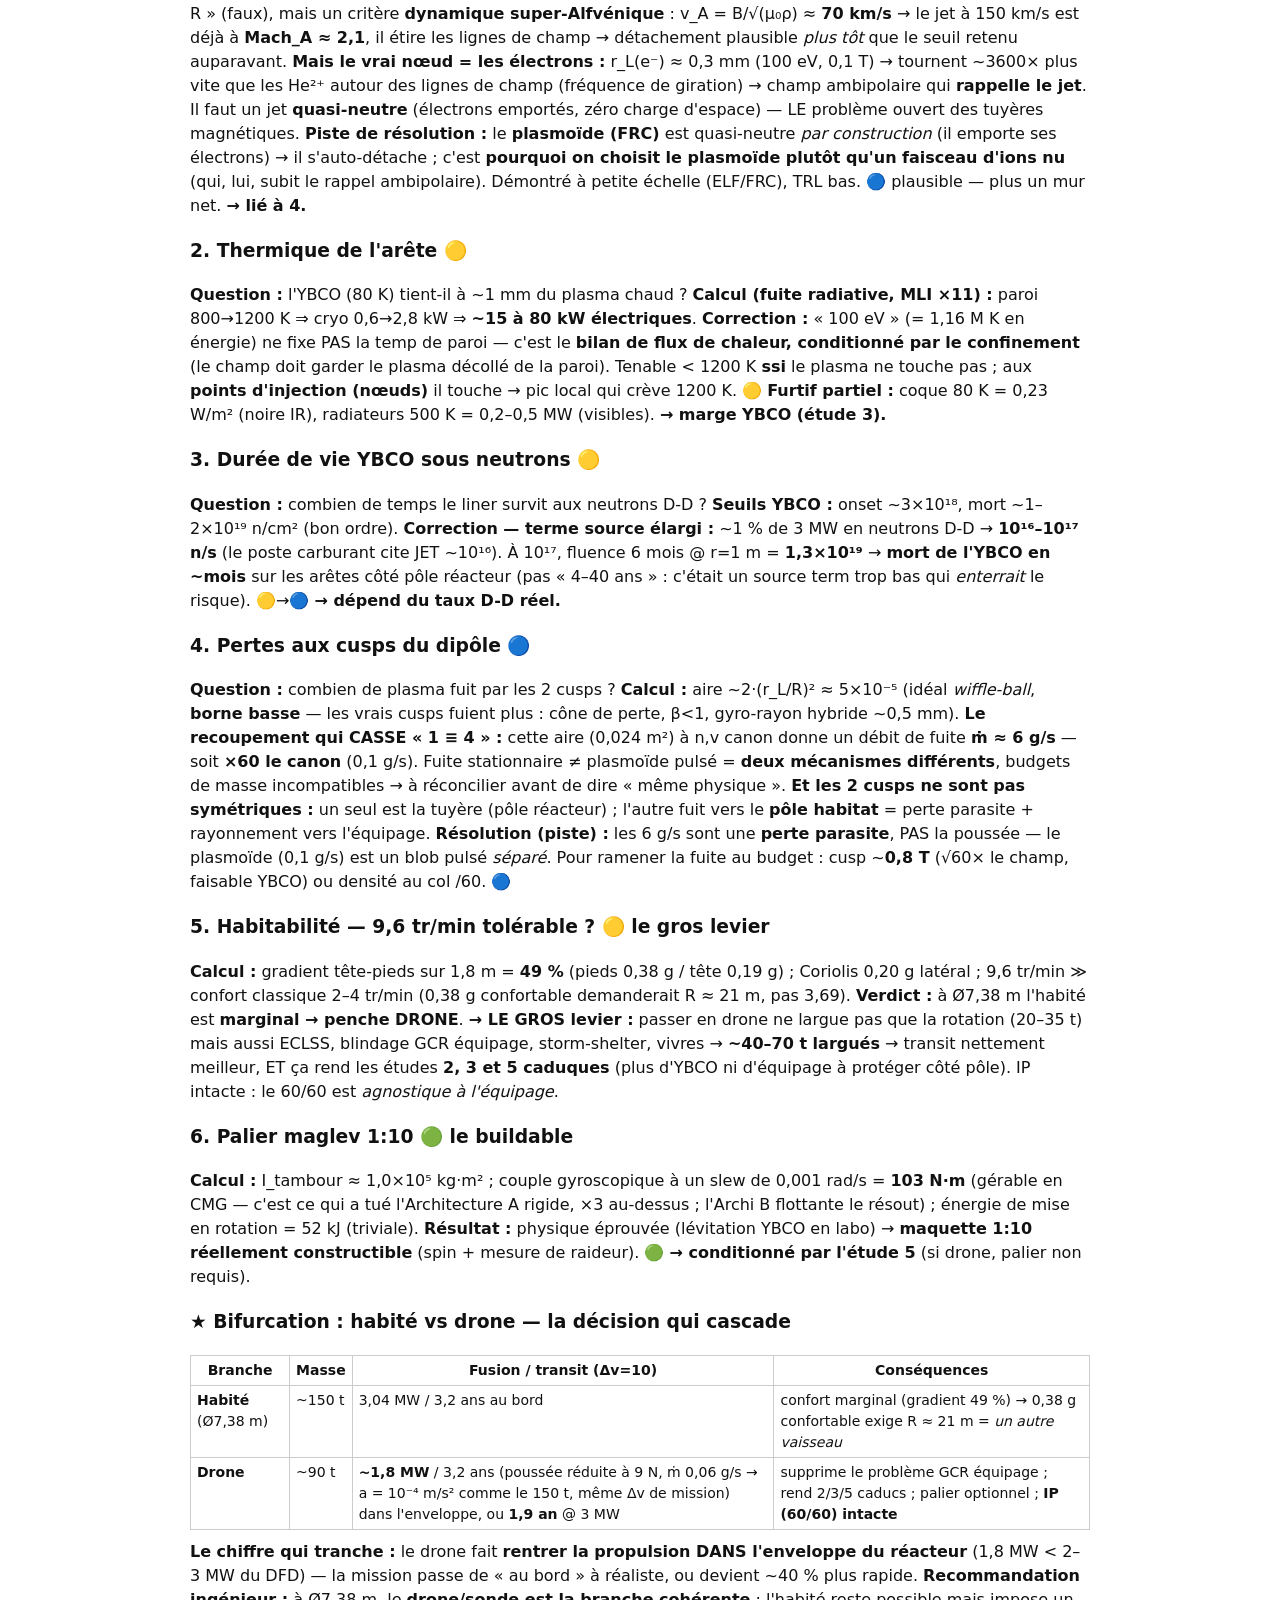
<file: lire.html>
<!DOCTYPE html>
<html lang="fr"><head><meta charset="UTF-8"><meta name="viewport" content="width=device-width, initial-scale=1"><title>ARÈS-7 — dossier complet (version texte)</title><style>body{max-width:900px;margin:auto;padding:16px;font-family:system-ui,sans-serif;line-height:1.5;background:#fff;color:#111}table{border-collapse:collapse;width:100%;margin:10px 0}td,th{border:1px solid #ccc;padding:4px 6px;font-size:14px;vertical-align:top}img{max-width:100%}</style></head>
<body><article><h1>ARÈS-7 — dossier complet (version texte)</h1><p>Version texte du <a href="dossier.html">dossier interactif</a>. Projet conceptuel, statut de chaque élément : 🟢 acquis · 🟡 vigilance · 🔵 non prouvé · ⛔ mur.</p>

<section class="section" id="manifeste"><h2><span class="sec-num">00</span>undefined</h2><div class="callout"><b>Par où commencer ?</b> <b>①</b> L'idée : <a href="#invention">l'invention 60/60</a> et <a href="#anatomie">l'anatomie</a> (5 min). <b>②</b> Les chiffres : <a href="#nombres">les nombres</a>, puis <a href="#simulateur">le simulateur</a> pour jouer avec. <b>③</b> Ce qui bloque, honnêtement : <a href="#viabilite">honnêteté &amp; viabilité</a> et <a href="#habitat">l'habitat</a>. <span style="color:var(--text-dim)">Pressé ? <a href="index.html">la version en 1 minute</a> ou <a href="index.html#documentaire">le documentaire (11 min)</a> · pour imprimer : <a href="lire.html">version texte</a> · les mots difficiles : <a href="#lexique">lexique</a>. Les pastilles 🟢🟡🔵⛔ disent ce qui est acquis ou non.</span></div><div class="prose"><p><span style="color:var(--text-dim);font-size:13.5px">Le nom : <strong>ARÈS</strong> = <strong>A</strong>stronef <strong>R</strong>éticulaire à <strong>É</strong>nergie <strong>S</strong>tellaire (« astronef » = vaisseau spatial ; « réticulaire » = construit en réseau — les 120 arêtes) · le « <strong>7</strong> » = le diamètre du tambour de vie, ~7 m. Les mots techniques sont expliqués dans le <a href="#lexique">Lexique</a>.</span></p></div><div class="verdict" data-h="blue"><div class="big">≈ 2 %</div><div class="vtext"><b>Viabilité globale de la mission</b> <span class="badge blue">🔵 non prouvé</span> — la mission est le <em>produit</em> des viabilités de chaque module. Le goulot dominant est le <b>réacteur à fusion nette (~15–25 %)</b>, jamais démontré à l'échelle. Produit du tableau (§11-12) : <b>≈ 2 %</b> (1,5 à 2,4 % selon le réacteur, 15 à 25 %) — sans compter le bouclier ni la tenue de l'YBCO aux neutrons, qui le feraient encore baisser. Les pourcentages <b>hiérarchisent les risques — ils ne promettent rien.</b></div></div><h3>Chaîne directrice du design</h3><div class="chain">circulation plasma → courant → champ magnétique → confinement YBCO → bulle M2P2 (radioprotection) → éjection de plasmoïdes (poussée)</div><div class="prose"><p><strong>Principe fondateur.</strong> Chaque organe cumule plusieurs rôles (biomimétisme : un os = structure + réserve minérale + hématopoïèse). C'est l'<em>application systématique</em> de ce principe à un véhicule spatial qui constitue l'originalité revendiquée — pas un organe isolé.</p></div></section>
<section class="section" id="invention"><h2><span class="sec-num">§3</span>L'invention centrale — la partition 60/60 forcée</h2><p class="lead">L'actif défendable du projet. La partition n'est pas un choix de design : c'est une <em>conséquence topologique</em> de la symétrie icosaédrique.</p><div class="grid2"><div class="card"><h3>Le fait topologique <span class="badge green">🟢 90 %</span></h3><p>Après subdivision f2, chaque <strong>sommet d'origine</strong> de l'icosaèdre reste <strong>pentavalent</strong> (ordre 5). Il y a <strong>12 sommets d'origine</strong> = les <strong>nœuds φ</strong> (positionnés selon φ = (1+√5)/2 ≈ 1,618).</p><ul class="clean"><li>12 nœuds φ × 5 arêtes = <strong>60 arêtes radiales</strong></li><li>les 60 restantes (milieu→milieu) = <strong>arêtes intérieures</strong></li></ul><p style="margin-bottom:0"><strong>Vérification par les degrés :</strong> 12×5 + 30×6 = 60 + 180 = 240 = 2×120 ✓ <span style="color:var(--text-dim)">(handshake lemma)</span></p></div><div class="card"><h3>La coïncidence métrique = fonctionnelle </h3><p>La partition <strong>fonctionnelle</strong> (radial / intérieur) coïncide avec la partition <strong>métrique</strong> (court / long) :</p><ul class="clean"><li><strong>60 radiales = 60 courtes (3,28 m)</strong> → plasma-primaire</li><li><strong>60 intérieures = 60 longues (3,71 m)</strong> → structure-primaire</li><li>réseau total ≈ <strong>419,2 m</strong></li></ul><p style="margin-bottom:0">La géométrie seule n'est pas protégeable — l'<em>usage fonctionnel</em> du 60/60 (structure vs canal plasma) l'est.</p></div></div><h3>Topologie du circuit plasma — <span class="badge green">🟢 topologie résolue</span> <span class="badge yellow">🟡 physique ouverte (fuite des cusps ×60, étude 4)</span></h3><div class="prose"><p>Le plasma doit former une <strong>boucle fermée</strong> (aller/retour) pour entretenir l'ionisation — ce n'est pas optionnel. Or un circuit fermé n'utilisant <strong>que les 60 radiales est topologiquement impossible</strong> (degré impair 5 aux nœuds φ → pas de circuit eulérien).</p></div><div class="callout"><strong>Circuit résolu :</strong> <code>24 radiales aller + 60 intérieures (transit) + 36 radiales retour</code> = <strong>réseau fermé distribué</strong> (boucle aller/retour globale, pas un parcours unique : le déséquilibre 2 sorties / 3 entrées aux 12 nœuds φ est exactement compensé aux 30 nœuds hexavalents — vannes, ext. 16 ; capacité de débit des vannes à vérifier <span class="badge yellow">🟡</span>).<br>→ En régime permanent, les <strong>120 arêtes circulent du plasma et émettent toutes une lumière blanche uniforme</strong> (spectre hélium).</div><div class="callout warn" data-h="yellow"><b>Précision :</b> la première version du document déposé décrit « 120 arêtes » comme 120 canaux identiques indépendants — cadrage qui <em>précède</em> la résolution du circuit. Formulation correcte : <strong>partition 60/60</strong> + <strong>un circuit fermé unique</strong> qui traverse les deux classes. Ce n'est pas « 120 canaux jumeaux ».</div><h3>Protégeable vs physique connue (§14)</h3><table class="data"><thead><tr><th>Élément</th><th>Protégeable ?</th></tr></thead><tbody><tr><td><strong>Exploitation fonctionnelle du 60/60</strong> (structure ⊕ canal plasma)</td><td>✅ <b style="color:var(--h-green)">OUI — actif central</b></td></tr><tr><td>Intégration bouclier dipolaire ⊕ éjection plasmoïde</td><td>✅ oui, à formuler</td></tr><tr><td>Arête 6-fonctions + échange thermique contre-courant</td><td>⊕ intégration revendiquée</td></tr><tr><td>Plasma quasi-neutre · dynamo · propulseur FRC/RMF · DFD/PFRC</td><td><span style="color:var(--text-dim)">❌ physique / art antérieur connus</span></td></tr></tbody></table></section>
<section class="section" id="anatomie"><h2><span class="sec-num">§4-6</span>Anatomie — coque, arête, circuit</h2><p class="lead">De la coque géodésique à l'arête à 6 fonctions et au circuit plasma fermé.</p><table class="data"><thead><tr><th>Coque géodésique f2</th><th>Valeur</th></tr></thead><tbody><tr><td>Type</td><td>icosaèdre géodésique fréquence-2</td></tr><tr><td>Diamètre</td><td>Ø 12,0 m (R 6,0 m)</td></tr><tr><td>Sommets / Arêtes / Faces</td><td>42 / 120 / 80 (Euler = 2 ✓)</td></tr><tr><td>Nœuds φ</td><td>12 sommets pentavalents (distributeurs)</td></tr><tr><td>Arêtes</td><td>60 radiales 3,28 m + 60 intérieures 3,71 m</td></tr><tr><td>Pôles</td><td>FACE-pôle (axe d'ordre 3) — pas vertex-pôle</td></tr><tr><td>Accès (sas)</td><td>2 <strong>faces-sas</strong> équatoriales opposées : la porte = le panneau d'une face centrale, écoutille ≤ Ø 2,1 m — <strong>aucune arête coupée</strong></td></tr></tbody></table><h3>L'arête à 6 fonctions <span class="badge green">🟢 cœur du Soleau</span></h3><table class="data"><thead><tr><th>#</th><th>Couche (cœur → extérieur)</th><th>Rôle</th></tr></thead><tbody><tr><td>1</td><td>Plasma He²⁺ (Ø 1–2 mm)</td><td>transport + source lumineuse</td></tr><tr><td>2</td><td>Céramique YBCO (~92 K)</td><td>confine le champ + blindage magnétique</td></tr><tr><td>3</td><td>Fenêtre silice/saphir</td><td>laisse sortir la ligne blanche — interrompt localement l’écran YBCO (courants azimutaux coupés) → YBCO segmenté et isolé de part et d’autre, champ axial porté par les bobinages dans cette zone</td></tr><tr><td>4</td><td>Isolant MLI</td><td>découplage thermique</td></tr><tr><td>5</td><td>Bouclier B₄C</td><td>neutrons résiduels + micro-débris</td></tr><tr><td>6</td><td>Structure B₄C–SiC</td><td>reprise des efforts, peau externe</td></tr></tbody></table><div class="callout" data-h="green">Chaque arête est <strong>un organe unique à 6 fonctions simultanées</strong> (structure · canal plasma · blindage · anti-débris · lumière · modulation PZT). Échange thermique à <strong>contre-courant</strong> (biomimétique) → l'YBCO reste sous 92 K.</div><h3>Circuit plasma 24 / 60 / 36 — viewer 3D <span class="badge yellow">🟡 candidat</span></h3><p><a href="viewers/circuit_plasma.html">Circuit plasma 24/60/36</a> — glisser pour tourner · face-pôle vérifié · rendu réel = blanc constant, couleurs = rôles (pédagogique)</p><h3>La face-sas & les 10 axes — viewer 3D <span class="badge yellow">🟡 proposition</span></h3><p><a href="viewers/sas.html">Face-sas et axes d'assemblage</a> — les 2 faces-sas (vertes) + les 2 pôles plats (bleus) · bouton « axes » = les 10 axes d'ordre 3 (1 poussée + 9 assemblage) · bouton « module » = amarrage sas-contre-sas</p></section>
<section class="section" id="physique"><h2><span class="sec-num">§7-9</span>La physique qui force le design</h2><p class="lead">Le vaisseau se lit comme une conséquence, pas un catalogue.</p><table class="data"><thead><tr><th>Loi / symétrie</th><th>Ce qu'elle force</th></tr></thead><tbody><tr><td>Symétrie icosaédrique</td><td>la coque f2 + la partition 60/60</td></tr><tr><td>Conservation quantité de mvt</td><td>« loi des lacets » : une boucle fermée ne propulse pas → ouvrir la coque</td></tr><tr><td>Neutralité de charge (Gauss)</td><td>plasma quasi-neutre ; jet neutralisé</td></tr><tr><td>Loi d'Ampère</td><td>la dynamo : circulation ≡ champ (même phénomène)</td></tr><tr><td>Topologie du dipôle</td><td>2 pôles / 2 cusps → réacteur au cusp sacrifié</td></tr></tbody></table><div class="callout"><b>Le dipôle est bouclier + faiblesse + moteur en un objet :</b> les boucles fermées font bouclier/lumière/chaleur mais <strong>poussée nulle</strong> ; les <strong>cusps polaires</strong> sont les seuls points d'ouverture (poussée) et de vulnérabilité (habitat).</div><h3>Lumière des arêtes <span class="badge green">🟢 nette, sans halo</span> <span class="badge yellow">🟡 vive, couleur blanche à mesurer</span></h3><div class="prose"><p>Les ions α ne rayonnent pas de visible ; en se thermalisant ils reforment de l'<strong>hélium neutre excité</strong> qui se désexcite selon le spectre He I : 587,6 (jaune) · 667,8 + 706,5 (rouges) · 471,3 + 492,2 (bleues) · 501,6 nm (verte).</p></div><div class="callout" data-h="yellow"><b>Ce qui est acquis 🟢 :</b> dans le vide, rien ne diffuse la lumière → <strong>aucun halo</strong>, des arêtes nettes. <b>Plausible 🟡 :</b> une lumière vive (1 % des 3 MW ≈ 70 W par mètre d'arête). <b>À démontrer 🔵 :</b> la couleur — les intensités ci-dessous sont un réglage, pas le résultat d'un modèle du plasma ; le cœur à 100 eV est ionisé, la lumière viendrait des zones qui se recombinent. <b>Mélange recalculé (01/07) :</b> l'addition additive des 6 raies, avec les intensités relatives <strong>100 / 60 / 40 / 50 / 40 / 50 %</strong> (587,6 / 667,8 / 706,5 / 471,3 / 492,2 / 501,6 nm — réglage « spectre réel » du mélangeur interactif), donne <strong>R/G/B ≈ 0,95 / 1,00 / 0,51</strong> — une lumière claire et chaude, plutôt jaune pâle, <strong>pas un blanc pur</strong>. Un vrai tube d'hélium pur paraît même rose-orangé. <b>Piste pour un vrai blanc 🟡 :</b> une couche de luminophore sur la fenêtre, comme dans un tube fluorescent — l'hélium émet aussi beaucoup d'ultraviolet, que le luminophore convertit en lumière blanche. <strong>Aucune raie ne domine</strong> → réfute les anciennes idées « arêtes vertes » / « raie jaune ». La fente nanométrique 50–200 nm est <span class="badge wall">⛔ écartée</span> (diffracte → détruit le blanc) au profit d'une fenêtre silice/saphir sub-mm.</div><h3>Le diagramme — ce que ça fait, ce que ça produit</h3><div class="prose"><p><div style="overflow-x:auto"><svg viewBox="0 0 780 400" xmlns="http://www.w3.org/2000/svg" style="min-width:700px;width:100%"><defs><marker id="fl" markerWidth="8" markerHeight="8" refX="7" refY="3" orient="auto"><path d="M0,0 L7,3 L0,6 Z" fill="#5b9dff"/></marker></defs><style>.bx{fill:#14161f;stroke:#2a3350;rx:8}.pr{fill:#0f2018;stroke:#35d39a}.ht{fill:#221c0f;stroke:#f3c44a}.tt{fill:#c7ccdb;font:12px sans-serif}.tb{fill:#eef1fa;font:bold 12.5px sans-serif}.ts{fill:#767c90;font:10.5px sans-serif}.ln{stroke:#5b9dff;stroke-width:1.6;fill:none;marker-end:url(#fl)}</style><rect class="bx" x="10" y="165" width="112" height="52" rx="8"/><text class="tb" x="20" y="186">D + ³He</text><text class="ts" x="20" y="202">0,45 g/jour</text><rect class="bx" x="160" y="158" width="130" height="66" rx="8"/><text class="tb" x="172" y="180">RÉACTEUR fusion</text><text class="tt" x="172" y="196">~3 MW</text><text class="ts" x="172" y="211">au cusp polaire</text><path class="ln" d="M122,191 L158,191"/><path class="ln" d="M290,175 C330,120 330,80 368,68"/><text class="ts" x="298" y="105">ions α He²⁺</text><rect class="bx" x="370" y="34" width="150" height="60" rx="8"/><text class="tb" x="382" y="56">12 nœuds φ →</text><text class="tt" x="382" y="72">circuit 24/60/36</text><text class="ts" x="382" y="86">120 arêtes, vannes ×30</text><path class="ln" d="M520,50 L620,32"/><path class="ln" d="M520,72 L620,110"/><rect class="pr" x="622" y="12" width="148" height="42" rx="8"/><text class="tb" x="632" y="30" fill="#35d39a">LUMIÈRE blanche</text><text class="ts" x="632" y="45">spectre He I (gratuite)</text><rect class="pr" x="622" y="92" width="148" height="56" rx="8"/><text class="tb" x="632" y="111" fill="#35d39a">BOUCLIER</text><text class="tt" x="632" y="126">courant ≡ champ</text><text class="ts" x="632" y="141">→ bulle M2P2 (vent, GCR)</text><path class="ln" d="M290,191 L368,191"/><text class="ts" x="298" y="184">η ≈ 37 %</text><rect class="bx" x="370" y="164" width="150" height="54" rx="8"/><text class="tb" x="382" y="184">plasmoïdes FRC</text><text class="ts" x="382" y="200">10 µg × 10 kHz</text><text class="ts" x="382" y="212">tuyère-cusp, auto-détachés</text><path class="ln" d="M520,191 L620,191"/><rect class="pr" x="622" y="168" width="148" height="46" rx="8"/><text class="tb" x="632" y="187" fill="#35d39a">POUSSÉE 15 N</text><text class="ts" x="632" y="203">jet 1,125 MW · Isp 15 300 s</text><path class="ln" d="M290,210 C330,270 330,296 368,300"/><text class="ts" x="296" y="268">~63 % chaleur</text><rect class="ht" x="370" y="278" width="150" height="50" rx="8"/><text class="tb" x="382" y="298">RADIATEURS</text><text class="ts" x="382" y="314">85–320 m² · 700–500 K</text><path class="ln" d="M520,303 L620,303"/><rect class="ht" x="622" y="272" width="148" height="60" rx="8"/><text class="tb" x="632" y="291" fill="#f3c44a">IR évacué</text><text class="ts" x="632" y="306">(+ option TPV → électricité)</text><text class="ts" x="632" y="321">signature visible ⚠</text><text class="ts" x="12" y="385">Un carburant, quatre produits : poussée · lumière · bouclier · chaleur — « rien n\u2019existe pour une seule raison ».</text></svg></div></p></div></section>
<section class="section" id="multimodule"><h2><span class="sec-num">§15</span>Multi-module — assembler plusieurs vaisseaux</h2><p class="lead">Plusieurs coques f2 accrochées ensemble par leurs champs magnétiques. Étude comparative des 7 configurations (issue du viewer <code>ares7_configs</code>).</p><table class="data"><thead><tr><th>Configuration</th><th>Maintien</th><th>Poussée</th><th>Verdict</th></tr></thead><tbody><tr><td>① Paire N↔S (2 modules face-à-face)</td><td>🟢 N attire S, très stable</td><td>🟡 1 seul réacteur libre</td><td>le minimum viable — un module protège l'autre</td></tr><tr><td>② Chaîne alternée</td><td>🟢 chaque maillon attire le suivant</td><td>🟡 seul le bout pousse</td><td>⛔ fléchit (flambage) — souple comme un collier</td></tr><tr><td>③ Anneau fermé</td><td>🟢 flux en boucle, auto-stable</td><td>⛔ nulle (loi des lacets)</td><td>une station, pas un vaisseau</td></tr><tr><td>④ <strong>Anneau ouvert (forme C)</strong></td><td>🟢 même couplage, moins 1 maillon</td><td>🟢 le flux s'échappe par la brèche</td><td><strong>🟢 LA forme probable</strong> — tient par magnétisme, pousse par la brèche</td></tr><tr><td>⑤ Halbach (champ dirigé)</td><td>🟡 forces latérales complexes</td><td>🟡 pas de brèche naturelle</td><td>bouclier directionnel puissant, dur à maintenir</td></tr><tr><td>⑥ Parallèle (radeau)</td><td>⛔ les dipôles se repoussent</td><td>🟢 poussée cohérente max</td><td>exige des attaches mécaniques — le magnétisme travaille contre soi</td></tr><tr><td>⑦ Toroïdal</td><td>🟡 partiel</td><td>⛔ nulle (symétrie)</td><td>excellent confinement/bouclier, ne va nulle part</td></tr></tbody></table><div class="callout"><b>Règles retenues :</b> docking <strong>face-à-face</strong> · première coquille = <strong>12 modules</strong> (13 au total = premier nombre de Mackay) · la valeur d'ingénierie du multi-module = la <strong>couverture mutuelle des cusps</strong> (les points faibles polaires), pas la compacité.</div><div class="callout" data-h="green"><b>Résolution — l'assemblage passe par les FACES :</b> l'icosaèdre a <strong>10 axes d'ordre 3</strong> (paires de faces centrales opposées, plates) → <strong>1 axe = poussée, 9 axes = amarrage</strong> (18 ports, sas contre sas). <b>Capacité calculée :</b> en contact direct, max <strong>8 modules simultanés</strong> autour d'un central (voisins à 41,8° &lt; 64,7° requis → collision) ; avec des <strong>tunnels ~5,6 m</strong>, les <strong>18 ports</strong> marchent ensemble = grappe de 19. Et <strong>la croissance continue de proche en proche</strong> (simulée par réflexions exactes) : couronne 2 +23, couronne 3 +46 → 77 modules en 3 couronnes, type corail. L'ancienne idée « 12 modules par sommets (Mackay-13) » est <em>remplacée</em> mais gardée en banque.</div><h3>Les 7 configurations — viewer 3D <span class="badge green">🟢 face-pôle corrigé</span></h3><p><a href="viewers/multi_configs.html">Configurations magnétiques inter-modules</a> — clique ①→⑦ pour comparer · verdicts maintien/poussée/cusps par configuration</p><h3>Croissance 1 → 100 000 modules — viewer 3D <span class="badge yellow">🟡 étude</span></h3><p><a href="viewers/assemblage.html">Assemblage corail</a> — curseur ou boutons ±1/±10k · croissance par faces réelles (corail) · face-pôle corrigé</p></section>
<section class="section" id="habitat"><h2><span class="sec-num">⌂</span>Habitat & équipage — peut-on embarquer des humains ?</h2><p class="lead">Étude du 21-22/10/2026, <strong>hors document déposé à l'INPI</strong> (proposition). Chiffres recoupés par une 2ᵉ IA. Règle de l'auteur : <em>rien n'est fait pour une seule raison</em>, et rien d'inventé : chaque élément est classé 🟢🟡🔵⛔.</p><div class="callout" data-h="yellow"><b>Verdict :</b> la <strong>place</strong> existe 🟢 (2 personnes, 3 au plus) — mais la <strong>dose de rayons cosmiques</strong> ⛔ : avec ARÈS-7 tel quel, même en poussée <em>continue</em> (2,7 à 5 ans), un équipage recevrait <strong>×2 à ×5</strong> la limite NASA de carrière — et au duty de 15 % du jeu de chiffres de référence (≈ 33 ans calendaires) ce serait encore ~7 fois pire. → ARÈS-7 vole en <strong>drone</strong> tant que le réacteur ne fait pas ×3 à ×5,5. Le verrou reste la densité de puissance. <b>Reste à faire 🟡 :</b> un bilan de survie complet (masses et consommations) et le détail des hypothèses du calcul de dose.</div><p><a href="viewers/habitat.html">Habitat 3D</a> — boutons : coque ouverte · « Scène » vie à bord / alerte éruption · « Mode » croisière / posé sur Mars (vaisseau visé seulement)</p><h3>La logique : la gravité là où le corps en a besoin, l'apesanteur pour le reste</h3><table class="data"><thead><tr><th>Élément</th><th>Rôles (jamais un seul)</th><th>Statut</th></tr></thead><tbody><tr><td>Tambour tournant (sol R 3,69 m, 9,6 tr/min)</td><td>0,38 g pour dormir, manger, se laver, le sport, les soins</td><td>🟢 physique · 🟡 confort</td></tr><tr><td>Anneau d'eau autour (tourne à l'envers, 3,6 tr/min)</td><td>2ᵉ roue anti-gyroscope + bouclier + réserve d'eau + tampon thermique</td><td>🟡 à dimensionner</td></tr><tr><td>Bulle centrale fixe (idée de l'auteur)</td><td>poste de commande + abri anti-éruption (le coin le mieux protégé)</td><td>🟢 géométrie · 🟡 charge du moyeu</td></tr><tr><td>Pont haut fixe (2,13 m)</td><td>atelier, air/eau ; étage de vie une fois posé</td><td>🟢</td></tr><tr><td>Pont bas fixe = soute + labo d'analyse</td><td>fret sur l'axe (symétrique) + blindage entre réacteur et équipage ; échantillons en boîte à gants</td><td>🟢 / 🟡</td></tr><tr><td>Couchettes dans l'axe · douche fermée · tapis dans l'axe</td><td>gravité uniforme · l'eau part de 3 m de biais (Coriolis) · courir dans le sens de rotation changerait le poids</td><td>🟢 vérifié</td></tr><tr><td>Déchets compactés en tuiles (NASA HMC)</td><td>moins de volume + blindage qui grandit en route</td><td>🟢</td></tr><tr><td>Se poser / repartir</td><td>seulement le vaisseau visé (2 MN) — jet ~110 GW au sol : Lune/Mars, pas la Terre habitée</td><td>🔵 / ⛔ Terre</td></tr></tbody></table><h3>Les planches (dossier « ingénieur »)</h3><div class="prose"><p style="margin-bottom:10px"><a href="assets/habitat/ARES7-habitat-planches-A-E.pdf" target="_blank" rel="noopener"><strong>↓ Télécharger les 5 planches (PDF)</strong></a> — cotes, nomenclature, cartouche.</p><a href="assets/habitat/croquis-1-coupe.png" target="_blank" rel="noopener"><img src="assets/habitat/croquis-1-coupe.png" alt="Planche A — coupe générale" loading="lazy" style="width:100%;border:1px solid var(--line);border-radius:10px;margin:6px 0 14px"></a><a href="assets/habitat/croquis-5-poste-de-commande.png" target="_blank" rel="noopener"><img src="assets/habitat/croquis-5-poste-de-commande.png" alt="Planche D — poste de commande" loading="lazy" style="width:100%;border:1px solid var(--line);border-radius:10px;margin:6px 0 14px"></a><a href="assets/habitat/croquis-4-amenagement.png" target="_blank" rel="noopener"><img src="assets/habitat/croquis-4-amenagement.png" alt="Planche C — élévation développée du tambour" loading="lazy" style="width:100%;border:1px solid var(--line);border-radius:10px;margin:6px 0 14px"></a><a href="assets/habitat/croquis-3-dose.png" target="_blank" rel="noopener"><img src="assets/habitat/croquis-3-dose.png" alt="Planche E — la dose" loading="lazy" style="width:100%;border:1px solid var(--line);border-radius:10px;margin:6px 0 14px"></a></div></section>
<section class="section" id="nombres"><h2><span class="sec-num">§10</span>Les nombres — jeu canonique verrouillé</h2><p class="lead">Propulsion plasmoïde, variante B. Liens physiques : <strong>F = ṁ·v</strong> et <strong>P = ½·ṁ·v²</strong>. Recoupé : calcul interne + 2ᵉ IA + Wolfram Alpha.</p><div class="callout">Jeu auto-cohérent, vérifié indépendamment par une seconde IA le 22/06 — <em>aucun chiffre ne cloche</em>, et <strong>t &amp; conso tiennent ensemble</strong> via le duty cycle (propergol = conso × temps calendaire, invariant). <span class="badge green">🟢</span></div><table class="data"><thead><tr><th>Grandeur</th><th>Formule</th><th>Valeur canonique</th></tr></thead><tbody><tr><td>Masse plasmoïde</td><td>hypothèse</td><td>10 µg</td></tr><tr><td>Cadence</td><td>hypothèse</td><td>10 kHz</td></tr><tr><td>Débit massique</td><td>ṁ = mₚ·f</td><td>0,1 g/s</td></tr><tr><td>Vitesse d'éjection</td><td>v = F/ṁ</td><td>150 km/s</td></tr><tr><td>Poussée</td><td>F = mₚ·v·f</td><td>15 N</td></tr><tr><td>Énergie / plasmoïde</td><td>E = ½mₚv²</td><td>112,5 J</td></tr><tr><td>Puissance <em>jet</em> (faisceau)</td><td>P = ½·F·v = E·f</td><td>1,125 MW</td></tr><tr><td>Impulsion spécifique</td><td>Isp = v/g₀</td><td>≈ 15 300 s</td></tr><tr><td>Consommation (duty 15 %)</td><td>ṁ × duty × an</td><td>≈ 473 kg/an</td></tr><tr><td>Accélération (m = 150 t)</td><td>a = F/m</td><td>1,0×10⁻⁴ m/s²</td></tr><tr><td>Temps de <em>combustion</em> (Δv = 10 km/s)</td><td>t = Δv/a (tir continu)</td><td>≈ 3,2 ans</td></tr><tr><td>Temps <em>calendaire</em> @ duty 15 %</td><td>t_comb / duty</td><td>≈ 21 ans</td></tr><tr><td>Fréquences de pilotage magnétique (B = 0,1 T)</td><td>cyclotron ; RMF</td><td>ions 0,77 MHz · RMF ~1–50 MHz · e⁻ 2,8 GHz</td></tr></tbody></table><div class="callout" data-h="green"><b>Cohérence duty cycle — clarifié (22/06).</b> Le temps de <em>combustion</em> (tir continu) et la consommation (moteur allumé une fraction du temps) décrivaient <strong>deux régimes contradictoires</strong> dans le §10 d'origine. Résolu par un seul paramètre — le <strong>duty cycle</strong> : temps calendaire = combustion ÷ duty, conso = ṁ × duty × an. Pilotable dans le simulateur. <span class="badge yellow">🟡 à valider au canon</span></div><div class="callout" data-h="green"><b>Jet ⊂ fusion — les deux couches du moteur.</b> Les 1,125 MW ci-dessus sont la <strong>puissance du jet</strong> (½·F·v). La <strong>source</strong> est le réacteur DFD/PFRC à fusion (~3 MW), dont seule une fraction η (cible ≈ 37 % <span class="badge blue">🔵</span> ; études DFD publiées plutôt ~20–25 %) devient du jet — le reste part en chaleur (radiateurs 1–3 t). Le simulateur relie les deux : <strong>le vrai mur, c'est la puissance de fusion</strong>.</div><div class="callout wall" data-h="wall"><b>Le verdict décisif :</b> ≈ 3,2 ans de tir <em>effectif</em> (≈ 21 ans calendaire à 15 % de duty) pour seulement 10 km/s. Le vrai mur n'est pas l'arithmétique — c'est le <strong>rapport poussée/masse</strong>, donc la <strong>puissance du réacteur</strong>. Tout est plafonné par lui.</div><div class="callout warn" data-h="yellow"><b>Nuance plasma :</b> la densité <code>n = P_B/kT = 2,48×10²⁰ m⁻³</code> (β=1, T=100 eV) suppose une pression <strong>mono-espèce</strong>. En convention plasma électrons+ions (P = n·k(Te+Ti)), n tomberait à ~1,24×10²⁰ (facteur 2). Le doc est cohérent avec son résultat — il faut juste <em>écrire explicitement la convention</em>, sinon c'est un futur fossile.</div><h3>⚠️ Ne pas confondre avec les anciens arrondis d’un premier document</h3><table class="data"><thead><tr><th>Fossile (PDF §6)</th><th>Valeur verrouillée</th></tr></thead><tbody><tr><td><span class="foss">v = 1,54×10⁵ m/s</span></td><td>1,50×10⁵</td></tr><tr><td><span class="foss">Isp ≈ 15 700 s</span></td><td>≈ 15 300 s</td></tr><tr><td><span class="foss">ṁ ≈ 0,085 g/s</span></td><td>0,1 g/s</td></tr><tr><td><span class="foss">~400 kg/an</span></td><td>~473 kg/an</td></tr><tr><td><span class="foss">a = 8,67×10⁻⁵ / t = 3,66 ans (F=13 N)</span></td><td>1,0×10⁻⁴ / ≈3,2 ans (F=15 N)</td></tr></tbody></table></section>
<section class="section" id="calculs"><h2><span class="sec-num">Σ</span>Le laboratoire — tous les calculs dérivables, fermés</h2><p class="lead">Chaque nombre est <em>recalculé</em> avec les vraies constantes (mesuré, pas récité), croisé avec les études antérieures du projet. Formule + valeur + honnêteté.</p><div class="callout" data-h="blue"><b>🎯 Mission de référence : Mars direct (aller-retour).</b> Objectif premier du projet, sans étape lunaire ; toutes destinations ensuite. Les tableaux ci-dessous sont calculés pour un budget de vitesse de base <strong>Δv = 10 km/s</strong>. Pour Mars A/R : <strong>Δv ≈ 15 km/s</strong> (scénario prudent tout-propulsif, sans aérocapture) → <strong>≈ 5 ans de poussée cumulée</strong> à 15 N (15,8 t ÷ 0,1 g/s ; 4,75 ans = calcul simplifié à masse constante) (≈ 33 ans calendaires au duty 15 %) · propergol <strong>15,8 t</strong> · hélium-3 <strong>≈ 0,8 kg</strong>. Avec aérocapture à Mars et à la Terre (Δv ≈ 8,5 km/s) : <strong>≈ 2,7 ans de poussée</strong>, ³He ≈ 0,4 kg. Pour Mars A/R tout-propulsif en 3,2 ans de poussée (comme la base) : ≈ 23 N et fusion ≈ 4,7 MW <span class="badge yellow">🟡 au-delà du repère DFD 2–3 MW</span>. <span class="badge green">🟢 calcul recoupé</span></div><div class="callout wall" data-h="wall"><b>§17 fermé — le transit rapide est hors d'atteinte.</b> Un transit < 1 an exige <strong>10–20 MW de fusion</strong> (contre 2–3 MW pour un DFD). À 10⁻⁵ g, ARÈS-7 est un <em>marathonien</em> : atteindre 10 km/s = 3,2 ans de tir effectif. Le fossile « Mars en 64 jours / mois » est <strong>faux</strong> — Mars se compte en années.</div><h3>A. Transit ↔ puissance <span class="badge blue">🔵 le verrou</span></h3><table class="data"><thead><tr><th>Objectif (Δv = 10 km/s)</th><th>Poussée F</th><th>Fusion requise</th><th>Verdict</th></tr></thead><tbody><tr><td>Canon — 3,2 ans (tir)</td><td>15 N</td><td>3,0 MW</td><td><span class="badge green">🟢 tenable, au bord</span></td></tr><tr><td>2 ans</td><td>24 N</td><td>4,8 MW</td><td><span class="badge yellow">🟡 au-delà du repère DFD</span></td></tr><tr><td>1 an</td><td>48 N</td><td>9,6 MW</td><td><span class="badge wall">⛔ hors DFD</span></td></tr><tr><td>6 mois</td><td>95 N</td><td>19,3 MW</td><td><span class="badge wall">⛔ irréaliste</span></td></tr></tbody></table><div class="prose" data-h="yellow"><p><span style="color:var(--text-dim)">Loi : pour diviser le temps par k, il faut ×k sur la poussée → ×k sur le jet → ×k sur la fusion (à v constant). Mars A/R (Δv ≈ 15 km/s) = ×1,5 de plus. Le simulateur ci-dessous pilote cette table en direct.</span></p></div><h3>B. Gravité artificielle (tambour R = 3,69 m) <span class="badge green">🟢</span></h3><table class="data"><thead><tr><th>Grandeur</th><th>Valeur</th></tr></thead><tbody><tr><td>ω à 9,6 tr/min</td><td>1,005 rad/s</td></tr><tr><td>Gravité a = ω²R</td><td>3,73 m/s² = <strong>0,380 g</strong> (≈ Mars)</td></tr><tr><td>Vitesse jante</td><td>3,71 m/s</td></tr><tr><td>Coriolis @ marche 1 m/s</td><td>2,0 m/s² (~0,2 g latéral)</td></tr><tr><td>tr/min pour 1 g</td><td>15,6 → trop haut ⇒ 0,38 g assumé</td></tr></tbody></table><h3>C. Évacuation thermique — radiateurs <span class="badge green">🟢</span></h3><table class="data"><thead><tr><th>Température</th><th>Flux (2 faces, ε=0,85)</th><th>Surface pour Q = 0,3–0,8 MW</th></tr></thead><tbody><tr><td>500 K</td><td>6,0 kW/m²</td><td>50–133 m²</td></tr><tr><td>700 K</td><td>23,1 kW/m²</td><td>13–35 m²</td></tr></tbody></table><div class="prose"><p><span style="color:var(--text-dim)">Au tir plein canon (3,04 MW fusion, η 37 %) la chaleur fatale monte à <strong>1,92 MW → 85–320 m²</strong> (700–500 K). Masse ≈ 1–3 t : le défi est la <strong>surface à déployer</strong> autour d'un Ø12 m, pas le poids.</span></p></div><h3>D. Bulle magnétique M2P2 <span class="badge yellow">🟡</span></h3><table class="data"><thead><tr><th>Rayon bulle</th><th>Poussée = P_vent·πR²</th><th>t → 10 km/s (150 t)</th></tr></thead><tbody><tr><td>12 km</td><td>0,77 N</td><td>~62 ans</td></tr><tr><td>40 km</td><td>8,55 N</td><td>~5,6 ans</td></tr><tr><td>100 km</td><td>53,4 N</td><td>~0,9 an</td></tr></tbody></table><div class="prose" data-h="blue"><p><span style="color:var(--text-dim)">Champ au bord requis = √(2μ₀·P_vent) = <strong>65 nT</strong> (trivial pour du YBCO). Le verrou n'est pas le champ mais le <strong>gonflage 1/r</strong> par injection de plasma <span class="badge blue">🔵 contesté, jamais démontré</span>. Rôle : complément + bouclier, <strong>jamais moteur principal</strong>.</span></p></div><h3>E. Carburant hélium-3 <span class="badge green">🟢 calcul</span> <span class="badge yellow">🟡 filière</span></h3><table class="data"><thead><tr><th>Grandeur</th><th>Valeur</th></tr></thead><tbody><tr><td>Consommation @ 2 MW fusion</td><td>3,4 µg/s = 0,29 g/jour</td></tr><tr><td>Consommation @ 3,04 MW (canon)</td><td>5,2 µg/s = 0,45 g/jour de tir</td></tr><tr><td>Mission de base Δv 10 km/s (3,2 ans de tir)</td><td>≈ 0,5 kg</td></tr><tr><td>Mars A/R Δv 15 km/s (≈ 5 ans de tir)</td><td>≈ 0,8 kg</td></tr><tr><td>Réserve embarquée (Mars A/R, hors marge)</td><td>≈ 0,8 kg ≈ <strong>16 M$</strong> (à 20 M$/kg) — corrigé : l’ancienne réserve de 0,1 kg ne couvrait qu’environ 224 jours de tir <span class="badge yellow">🟡</span></td></tr><tr><td>Stock mondial terrestre</td><td>< 15 kg — <span class="badge yellow">🟡 filière dédiée à bâtir</span></td></tr></tbody></table><h3>F. Propergol — Tsiolkovski (Isp 15 300 s) <span class="badge green">🟢</span></h3><table class="data"><thead><tr><th>Δv</th><th>Propergol (masse finale 150 t)</th></tr></thead><tbody><tr><td>10 km/s</td><td>10,3 t</td></tr><tr><td>15 km/s (Mars A/R)</td><td>15,8 t</td></tr></tbody></table><h3>G. Neutrons D-D → YBCO (durée de vie du liner) <span class="badge wall">⛔ / 🟡 selon l'écran</span></h3><table class="data"><thead><tr><th>Taux D-D</th><th>Fluence 6 mois @ r = 1 m</th><th>vs seuil YBCO (6×10¹⁷)</th></tr></thead><tbody><tr><td>10¹⁶ n/s</td><td>1,3×10¹⁸ n/cm²</td><td><span class="badge yellow">🟡 ×2 au-dessus du seuil</span></td></tr><tr><td>10¹⁷ n/s (≈ 1 % de 3 MW : 7,6×10¹⁶ — le cas réaliste)</td><td>1,3×10¹⁹ n/cm²</td><td><span class="badge wall">⛔ mort en quelques mois</span></td></tr></tbody></table><div class="prose" data-h="blue"><p><span style="color:var(--text-dim)">Terme source corrigé par l'étude 3 : ~1 % de 3 MW en neutrons D-D → <strong>10¹⁶–10¹⁷ n/s</strong> (l'ancien 10¹⁵ était trop bas). Sans écran B₄C d'ombre suffisant, le liner YBCO meurt en mois. Pas fermé. 🔵</span></p></div><h3>H. Mélange des raies He I <span class="badge yellow">🟡 intensités supposées</span></h3><div class="prose"><p>Addition additive des 6 raies (intensités relatives 100/60/40/50/40/50 %) → <strong>R/G/B ≈ 0,95 / 1,00 / 0,51</strong> : blanc large-bande, aucune raie ne domine (détail en <a href="#physique">Physique &amp; lumière</a>).</p></div><div class="callout" data-h="green"><b>Recoupé numériquement (01/07)</b> avec les constantes réelles (g₀, σ, μ₀, u). <b>Revu le 23/10 :</b> tableaux G (neutrons) et H (couleur) corrigés ci-dessus. Le propergol F concorde avec le simulateur (propergol = ṁ × temps de combustion). <span class="badge green">🟢</span></div></section>
<section class="section" id="simulateur"><h2><span class="sec-num">▶</span>Simulateur de propulsion <span class="badge blue" style="font-size:11px">bac à essai</span></h2><p class="lead">Bouge les curseurs et regarde le système réagir. Le mécanisme d'honnêteté : <strong>si la puissance de fusion requise dépasse celle du réacteur, le mur s'allume rouge.</strong> Le vaisseau canonique s'affiche déjà « au bord » de son réacteur.</p></section>
<section class="section" id="bouclier"><h2><span class="sec-num">Poste</span>Bouclier — SPE + GCR</h2><p class="lead">Deux menaces, deux logiques. Sources : littérature peer-reviewed (Consensus, juin 2026).</p><table class="data"><thead><tr><th>Point</th><th>Verdict</th></tr></thead><tbody><tr><td>SPE vs GCR</td><td>deux logiques : magnétique/masse pour SPE ; GCR seulement réduite</td></tr><tr><td>Matériau par kilo</td><td>hydrogéné &gt; métal (PE, eau, consommables)</td></tr><tr><td>Sur-blindage Al</td><td>réel au-delà de ~20–30 g/cm² (pions/neutrons secondaires) → éviter l'alu épais</td></tr><tr><td>M2P2</td><td>top SPE, ~×2 sur GCR, conceptuel → complément</td></tr><tr><td>Budget masse</td><td>8–15 t (eau + vivres comptent double)</td></tr></tbody></table><div class="callout" data-h="yellow"><b>Principe tenu :</b> la dose GCR est <em>réduite, jamais supprimée</em> — aucun vaisseau réaliste ne la ramène au niveau du sol. Config = multicouche (structure dehors, couche hydrogénée dedans) + storm-shelter eau/vivres. <span class="badge yellow">🟡 55 %</span></div></section>
<section class="section" id="carburant"><h2><span class="sec-num">Poste</span>Carburant — deutérium–hélium-3</h2><p class="lead">Produits chargés (poussée directe), neutrons réduits — mais deux contraintes assumées.</p><table class="data"><thead><tr><th>Point</th><th>Verdict</th></tr></thead><tbody><tr><td>Cycle D-³He</td><td>retenu : D + ³He → ⁴He (3,6 MeV) + p (14,7 MeV)</td></tr><tr><td>Aneutronique ?</td><td>NON strictement — réactions parasites D-D → neutrons résiduels</td></tr><tr><td>Conséquence</td><td>justifie le B₄C + le bouclier (voir calcul G)</td></tr><tr><td>Besoin ³He</td><td>≈ 0,8 kg/mission Mars A/R ≈ 16 M$ (voir calcul E)</td></tr><tr><td>Stock mondial</td><td>&lt; 15 kg → filière (minage lunaire ~2027) à bâtir</td></tr></tbody></table><div class="callout" data-h="yellow"><b>Le mur n'est pas la mission unique</b> (≈ 0,8 kg, ~5 % du stock) <b>mais la répétition/flotte.</b> Repli p-¹¹B (aneutronique, bore abondant) mais physique plus dure (ignition 200–400 keV, bremsstrahlung serré). <span class="badge yellow">🟡</span></div></section>
<section class="section" id="capteurs"><h2><span class="sec-num">Poste</span>Capteurs — navigation & attitude</h2><p class="lead">Navigation inertielle sans GPS, attitude, note magnétosome.</p><table class="data"><thead><tr><th>Sujet</th><th>Verdict</th></tr></thead><tbody><tr><td>Nav inertielle levitée (SQUID)</td><td>✅ perfs largement suffisantes (~10⁻¹⁰ g/√Hz) — mais cryo 4 K, PAS 77 K</td></tr><tr><td>Magnétorquer</td><td>🟡 appoint d'attitude près des planètes seulement</td></tr><tr><td>Propulsion/orientation magnétique en croisière</td><td>🔴 close (pousser sur le champ AMBIANT : trop faible) — ne vise PAS la tuyère magnétique, qui éjecte de la masse embarquée</td></tr><tr><td>Magnétosome</td><td>🔵 inspiration matériau, écart d'échelle (nm vs µm)</td></tr></tbody></table><div class="callout" data-h="yellow"><b>Correction actée :</b> partager la cryo 77 K de l'YBCO est <em>insuffisant</em> pour la nav de pointe → étage 4 K / sub-K dédié à trancher (budget masse cryo).</div></section>
<section class="section" id="viabilite"><h2><span class="sec-num">§11-12</span>Bilan de viabilité — la logique en produit</h2><p class="lead">La mission = produit des viabilités des modules → plafonnée par le maillon faible.</p><table class="data"><thead><tr><th>Module</th><th>Viabilité</th></tr></thead><tbody><tr><td>Géométrie & structure (60/60)</td><td>~90 %</td></tr><tr><td>Plasma quasi-neutre & champ</td><td>~85 %</td></tr><tr><td>Gravité artificielle (rotation)</td><td>~85 %</td></tr><tr><td>Thermique / radiateurs</td><td>~60 %</td></tr><tr><td>Détachement plasma</td><td>~50 %</td></tr><tr><td>Propulsion plasmoïde (mécanisme)</td><td>~50 %</td></tr><tr><td><strong>Réacteur fusion nette</strong></td><td><strong>~20 % ← dominant</strong></td></tr><tr><td><strong>MISSION GLOBALE (produit)</strong></td><td><strong>🔵 ≈ 2 % (1,5–2,4 %)</strong></td></tr></tbody></table><div class="callout wall" data-h="wall"><b>Cadrage honnête à préserver :</b> ≈ 2 %, goulot = réacteur ~15–25 %. Les pourcentages <strong>hiérarchisent les risques — ils ne promettent rien.</strong></div><h3>Bilan de masse</h3><table class="data"><thead><tr><th>Poste</th><th>Masse</th></tr></thead><tbody><tr><td>Sous-total sec</td><td>61–122 t</td></tr><tr><td>+ marge conception (+30 %)</td><td>≈ 79–159 t</td></tr><tr><td>Propergol (Isp 10 000–20 000, Δv 15 km/s)</td><td>6–26 t</td></tr><tr><td><strong>Total au départ (Mars A/R)</strong></td><td><strong>≈ 85–185 t</strong> · référence du dossier : 150 t à vide + 15,8 t ≈ 166 t</td></tr></tbody></table></section>
<section class="section" id="frontiere"><h2><span class="sec-num">∂</span>Le front de recherche — 6 études ouvertes</h2><p class="lead">Les questions encore vivantes, par priorité physique. Chiffrées en première passe — hypothèses affichées. Elles se nourrissent l'une l'autre.</p><div class="callout"><b>Carte des dépendances</b> (améliorer une étude en fait bouger une autre) : <strong>2 thermique → 3 neutrons</strong> (flux paroi ↔ tolérance YBCO) · <strong>3 ← carburant</strong> (taux D-D) · <strong>5 habitabilité → masse → transit &amp; 6 palier</strong> (le gros levier). ⚠ <b>Recoupement croisé :</b> l'insight « 1 ≡ 4 » <strong>ne ferme pas</strong> (×60 sur le débit) ; et les arêtes côté pôle réacteur <strong>cumulent</strong> chaud (2) + irradié (3) + sans ombre B₄C = <strong>l'arête pire-cas</strong>, pas trois risques séparés.</div><h3>1. Détachement du plasma <span class="badge blue">🔵 le nœud</span></h3><div class="prose"><p><b>Question :</b> le plasmoïde éjecté doit se décrocher des lignes de champ. <b>Critère corrigé :</b> ce n'est PAS « r_L ≥ R » (faux), mais un critère <strong>dynamique super-Alfvénique</strong> : v_A = B/√(µ₀ρ) ≈ <strong>70 km/s</strong> → le jet à 150 km/s est déjà à <strong>Mach_A ≈ 2,1</strong>, il étire les lignes de champ → détachement plausible <em>plus tôt</em> que le seuil retenu auparavant. <b>Mais le vrai nœud = les électrons :</b> r_L(e⁻) ≈ 0,3 mm (100 eV, 0,1 T) → tournent ~3600× plus vite que les He²⁺ autour des lignes de champ (fréquence de giration) → champ ambipolaire qui <strong>rappelle le jet</strong>. Il faut un jet <strong>quasi-neutre</strong> (électrons emportés, zéro charge d'espace) — LE problème ouvert des tuyères magnétiques. <b>Piste de résolution :</b> le <strong>plasmoïde (FRC)</strong> est quasi-neutre <em>par construction</em> (il emporte ses électrons) → il s'auto-détache ; c'est <strong>pourquoi on choisit le plasmoïde plutôt qu'un faisceau d'ions nu</strong> (qui, lui, subit le rappel ambipolaire). Démontré à petite échelle (ELF/FRC), TRL bas. <span class="badge blue">🔵 plausible — plus un mur net</span>. <b>→ lié à 4.</b></p></div><h3>2. Thermique de l'arête <span class="badge yellow">🟡</span></h3><div class="prose"><p><b>Question :</b> l'YBCO (80 K) tient-il à ~1 mm du plasma chaud ? <b>Calcul (fuite radiative, MLI ×11) :</b> paroi 800→1200 K ⇒ cryo 0,6→2,8 kW ⇒ <strong>~15 à 80 kW électriques</strong>. <b>Correction :</b> « 100 eV » (= 1,16 M K en énergie) ne fixe PAS la temp de paroi — c'est le <strong>bilan de flux de chaleur, conditionné par le confinement</strong> (le champ doit garder le plasma décollé de la paroi). Tenable &lt; 1200 K <strong>ssi</strong> le plasma ne touche pas ; aux <strong>points d'injection (nœuds)</strong> il touche → pic local qui crève 1200 K. <span class="badge yellow">🟡</span> <b>Furtif partiel :</b> coque 80 K = 0,23 W/m² (noire IR), radiateurs 500 K = 0,2–0,5 MW (visibles). <b>→ marge YBCO (étude 3).</b></p></div><h3>3. Durée de vie YBCO sous neutrons <span class="badge yellow">🟡</span></h3><div class="prose"><p><b>Question :</b> combien de temps le liner survit aux neutrons D-D ? <b>Seuils YBCO :</b> onset ~3×10¹⁸, mort ~1–2×10¹⁹ n/cm² (bon ordre). <b>Correction — terme source élargi :</b> ~1 % de 3 MW en neutrons D-D → <strong>10¹⁶–10¹⁷ n/s</strong> (le poste carburant cite JET ~10¹⁶). À 10¹⁷, fluence 6 mois @ r=1 m = <strong>1,3×10¹⁹</strong> → <strong>mort de l'YBCO en ~mois</strong> sur les arêtes côté pôle réacteur (pas « 4–40 ans » : c'était un source term trop bas qui <em>enterrait</em> le risque). <span class="badge yellow">🟡→🔵</span> <b>→ dépend du taux D-D réel.</b></p></div><h3>4. Pertes aux cusps du dipôle <span class="badge blue">🔵</span></h3><div class="prose"><p><b>Question :</b> combien de plasma fuit par les 2 cusps ? <b>Calcul :</b> aire ~2·(r_L/R)² ≈ 5×10⁻⁵ (idéal <em>wiffle-ball</em>, <strong>borne basse</strong> — les vrais cusps fuient plus : cône de perte, β&lt;1, gyro-rayon hybride ~0,5 mm). <b>Le recoupement qui CASSE « 1 ≡ 4 » :</b> cette aire (0,024 m²) à n,v canon donne un débit de fuite <strong>ṁ ≈ 6 g/s</strong> — soit <strong>×60 le canon</strong> (0,1 g/s). Fuite stationnaire ≠ plasmoïde pulsé = <strong>deux mécanismes différents</strong>, budgets de masse incompatibles → à réconcilier avant de dire « même physique ». <b>Et les 2 cusps ne sont pas symétriques :</b> un seul est la tuyère (pôle réacteur) ; l'autre fuit vers le <strong>pôle habitat</strong> = perte parasite + rayonnement vers l'équipage. <b>Résolution (piste) :</b> les 6 g/s sont une <strong>perte parasite</strong>, PAS la poussée — le plasmoïde (0,1 g/s) est un blob pulsé <em>séparé</em>. Pour ramener la fuite au budget : cusp ~<strong>0,8 T</strong> (√60× le champ, faisable YBCO) ou densité au col /60. <span class="badge blue">🔵</span></p></div><h3>5. Habitabilité — 9,6 tr/min tolérable ? <span class="badge yellow">🟡 le gros levier</span></h3><div class="prose" data-h="yellow"><p><b>Calcul :</b> gradient tête-pieds sur 1,8 m = <strong>49 %</strong> (pieds 0,38 g / tête 0,19 g) ; Coriolis 0,20 g latéral ; 9,6 tr/min ≫ confort classique 2–4 tr/min (0,38 g confortable demanderait R ≈ 21 m, pas 3,69). <b>Verdict :</b> à Ø7,38 m l'habité est <strong>marginal → penche DRONE</strong>. <b>→ LE GROS levier :</b> passer en drone ne largue pas que la rotation (20–35 t) mais aussi ECLSS, blindage GCR équipage, storm-shelter, vivres → <strong>~40–70 t largués</strong> → transit nettement meilleur, ET ça rend les études <strong>2, 3 et 5 caduques</strong> (plus d'YBCO ni d'équipage à protéger côté pôle). IP intacte : le 60/60 est <em>agnostique à l'équipage</em>.</p></div><h3>6. Palier maglev 1:10 <span class="badge green">🟢 le buildable</span></h3><div class="prose"><p><b>Calcul :</b> I_tambour ≈ 1,0×10⁵ kg·m² ; couple gyroscopique à un slew de 0,001 rad/s = <strong>103 N·m</strong> (gérable en CMG — c'est ce qui a tué l'Architecture A rigide, ×3 au-dessus ; l'Archi B flottante le résout) ; énergie de mise en rotation = 52 kJ (triviale). <b>Résultat :</b> physique éprouvée (lévitation YBCO en labo) → <strong>maquette 1:10 réellement constructible</strong> (spin + mesure de raideur). 🟢 <b>→ conditionné par l'étude 5</b> (si drone, palier non requis).</p></div><h3>★ Bifurcation : habité vs drone — la décision qui cascade</h3><table class="data"><thead><tr><th>Branche</th><th>Masse</th><th>Fusion / transit (Δv=10)</th><th>Conséquences</th></tr></thead><tbody><tr><td><strong>Habité</strong> (Ø7,38 m)</td><td>~150 t</td><td>3,04 MW / 3,2 ans <span class="badge yellow">au bord</span></td><td>confort marginal (gradient 49 %) → 0,38 g confortable exige R ≈ 21 m = <em>un autre vaisseau</em></td></tr><tr><td><strong>Drone</strong></td><td>~90 t</td><td><strong>~1,8 MW</strong> / 3,2 ans (poussée réduite à 9 N, ṁ 0,06 g/s → a = 10⁻⁴ m/s² comme le 150 t, même Δv de mission) <span class="badge green">dans l'enveloppe</span>, ou <strong>1,9 an</strong> @ 3 MW</td><td>supprime le problème GCR équipage ; rend 2/3/5 caducs ; palier optionnel ; <strong>IP (60/60) intacte</strong></td></tr></tbody></table><div class="callout" data-h="green"><b>Le chiffre qui tranche :</b> le drone fait <strong>rentrer la propulsion DANS l'enveloppe du réacteur</strong> (1,8 MW &lt; 2–3 MW du DFD) — la mission passe de « au bord » à réaliste, ou devient ~40 % plus rapide. <b>Recommandation ingénieur :</b> à Ø7,38 m, le <strong>drone/sonde est la branche cohérente</strong> ; l'habité reste possible mais impose un vaisseau bien plus grand. Choix réversible, l'IP ne dépend pas de l'équipage.</div><div class="callout wall" data-h="wall"><b>Recoupement croisé (02/07).</b> Corrections appliquées : #1 critère faux → super-Alfvénique + neutralisation des électrons ; #3 terme source neutrons élargi (mort YBCO possible en <em>mois</em>) ; #4 « 1≡4 » ne ferme pas (×60). À propager : le <strong>duty 15 %</strong> pondère aussi les charges thermiques/neutron (2/3/4). <b>⚠ Les tags §12 « détachement 50 % / mécanisme 50 % » sont peut-être trop généreux :</b> tant que le détachement net n'est pas prouvé, la propulsion est un <strong>MUR potentiel</strong>, pas un 50 %. À trancher : <strong>habité/drone</strong> (la direction) + le <strong>×60</strong> (y a-t-il une mission tout court).</div></section>
<section class="section" id="precedents"><h2><span class="sec-num">Annexe</span>Précédents réels (déclassés / publics)</h2><p class="lead">Aucune découverte magique — un ancrage de crédibilité et ses limites documentées.</p><table class="data"><thead><tr><th>Programme</th><th>Apport</th><th>Statut</th></tr></thead><tbody><tr><td>M2P2 (NIAC / Winglee)</td><td>bulle 10–20 km → 1–3 N pour quelques kW</td><td>🔵 gonflage 1/r = « caractéristique innovante » ET « principale difficulté »</td></tr><tr><td>Project Orion</td><td>vaisseau nucléaire habité pris au sérieux (gouvernemental)</td><td>🔴 voie écartée (illégale, retombées) — mais ancre le concept</td></tr><tr><td>DFD/PFRC (Princeton)</td><td>électrons 300–500 eV, plasma stable ~300 ms</td><td>🔵 fusion PAS atteinte en 2026 ; + approvisionnement He-3</td></tr><tr><td>AARO 2024</td><td>—</td><td>aucune techno non-humaine : rien à récupérer</td></tr></tbody></table><h3>Les formes à angles ont un pedigree</h3><table class="data"><thead><tr><th>Précédent</th><th>Le bénéfice des angles</th><th>Statut</th></tr></thead><tbody><tr><td>Vickers Wellington (1936)</td><td>fuselage en <strong>treillis géodésique</strong> (Barnes Wallis) — volait avec des trous énormes</td><td>🟢 a volé en escadrilles</td></tr><tr><td>F-117 Nighthawk (1981)</td><td><strong>facettes planes</strong> = renvoi du radar (furtivité)</td><td>🟢 opérationnel</td></tr><tr><td>Laser OMEGA (Rochester)</td><td><strong>60 faisceaux en symétrie icosaédrique</strong> — la même que le 60/60</td><td>🟢 en service (fusion)</td></tr><tr><td>Polywell (Bussard)</td><td>réacteur fusion <strong>polyédrique à cusps magnétiques</strong></td><td>🔵 expérimental</td></tr><tr><td>NASA SUPERball</td><td>atterrisseur-treillis anguleux (tensegrité) pour Titan</td><td>🔵 prototype</td></tr><tr><td>CubeSats</td><td>la forme la plus répandue de l'espace = un cube — <strong>les angles sont gratuits dans le vide</strong></td><td>🟢 des milliers en orbite</td></tr></tbody></table><div class="callout" data-h="green"><b>Chacun a pris UN bénéfice des angles</b> (structure, furtivité, symétrie, amortissement). <strong>Personne n'a câblé les arêtes elles-mêmes</strong> — structure ⊕ plasma ⊕ lumière avec partition topologique forcée : l'originalité 60/60 tient (confirmée par audit croisé).</div><div class="callout" data-h="green"><b>Le meilleur takeaway stratégique :</b> la brique la plus <em>buildable</em> n'est ni le moteur ni la bulle — c'est le <strong>prototype de palier maglev 1:10</strong>. La physique (lévitation YBCO) est <span class="badge green">🟢 démontrée en labo</span> ; le prototype reste <strong>à construire</strong> (porte d'entrée vers une école d'ingé). Le moteur fusion et la voile = les paris spéculatifs 🔵.</div></section>
<section class="section" id="banque"><h2><span class="sec-num">⌘</span>Banque d'idées — on ne jette rien d'exploitable</h2><p class="lead">Chaque idée du corpus, gardée avec son statut : pour ne jamais perdre une piste ni re-tenter une impasse. Les branches concurrentes (ex. habité/drone) restent <strong>toutes deux ouvertes</strong>. <strong>Toute idée est bonne à prendre</strong> — les neuves aussi.</p><h3>🆕 Idées neuves — générées 02/07, à explorer</h3><table class="data"><thead><tr><th>Idée neuve</th><th>Angle / ce que ça multiplexe</th></tr></thead><tbody><tr><td>Vectorisation de poussée par tir asymétrique des nœuds φ</td><td>propulsion ⊕ attitude, sans propulseurs séparés 🔵</td></tr><tr><td>Cusp régénératif</td><td>recapturer la fuite parasite (pôle habitat) → alimente la bulle M2P2 : <strong>perte → ressource</strong> 🔵</td></tr><tr><td>Neutrons → tritium</td><td>couche Li derrière le B₄C : breeding + chaleur → <strong>le problème #3 devient du carburant</strong> 🔵</td></tr><tr><td>Carburant D-³He spin-polarisé</td><td>+~50 % de section efficace ET oriente l'émission neutronique loin des arêtes (booste le réacteur, soulage #3) 🔵</td></tr><tr><td>TPV dans le gap de l'arête</td><td>récupérer une part des 15–80 kW de chaleur fatale en électricité 🅿️</td></tr><tr><td>La coque 60/60 = antenne géodésique</td><td>le réseau conducteur = réseau phasé comms lointaine : <strong>la structure EST l'antenne</strong> 🅿️</td></tr><tr><td>Métrologie par les raies He I</td><td>longueurs d'onde connues = règle optique embarquée (nav / mesure de déformation) 🅿️</td></tr><tr><td>Tether électrodynamique — près des planètes</td><td>Δv sans propergol (Lorentz) ; planètes SEULEMENT (le mur croisière tient) 🅿️</td></tr><tr><td>Tuyère magnétique à produits de fusion D-³He — <em>intuition de l’auteur, 21/10/2026</em></td><td>éjecter directement une partie des produits de fusion (He-4 ≈ 13 000 km/s, protons ≈ 53 000 km/s) par une tuyère magnétique → vₑ de 10³ à 10⁴ km/s (concept Direct Fusion Drive / PFRC, Princeton). Permis : l’impulsion vient de la masse embarquée (≠ « champ ambiant »). <strong>Prix :</strong> P_jet = ½·F·vₑ → à 2 MN (1,36 g) il faut ≥ 1,5 TW (~10× le canon) ; compatible 50–150 GW seulement vers ~0,14 g → <strong>Mars au plus près en ~5 jours</strong>. Le verrou « vitesse d’éjection » ramène au verrou « densité de puissance » (recoupé par une 2ᵉ IA, 21/10). 🔵</td></tr><tr><td>Drone-porteur</td><td>essaim de sondes déployées via les faces ouvertes (radiolaires) 🅿️</td></tr><tr><td>Plasma-aéro / MHD en atmosphère — <em>la vision de l’auteur</em></td><td>ioniser l'air avec les arêtes 60/60 → enveloppe de plasma qui remodèle le choc, coupe la traînée, adoucit le bruit. « La forme est la clé » = réseau générateur de plasma, PAS profil métallique (la coque nue est un corps émoussé à grosse traînée). Mécanisme (formulation de l’auteur) : l'air est écarté/chauffé EN AMONT → poche raréfiée où le son local est plus rapide → le véhicule reste subsonique dans sa poche → AUCUNE onde de choc ne se forme (pas de bang). <strong>Lien avec le déplacement (vision de l’auteur) :</strong> le silence (ni choc ni bruit) et la façon de se déplacer sont liés — soit un seul et même mécanisme, soit deux solutions distinctes qui se complètent ; c’est peut-être la clé.Apparenté au dépôt d'énergie en amont (labo : Ajax, plasma aerodynamics). 🔵 non démontré à l'échelle véhicule ; coût énergétique de l'enveloppe = le verrou</td></tr><tr><td><strong>Le principe de la bulle universelle</strong> — <em>convergence de l’auteur</em></td><td>ne jamais toucher le milieu : fabriquer une enveloppe qui l'écarte. Eau = <strong>supercavitation</strong> (🟢 opérationnel, ×1000 sur la traînée) · air = plasma-aéro (🔵 labo) · espace = M2P2 (🔵 NIAC). Trois milieux, un concept — et ARÈS-abysses le connecte</td></tr><tr><td>Rockoon — montée par ballon (Archimède)</td><td>la seule « antigravité » réelle : ballon → 35 km (99,3 % de l'air en dessous, feu/traînée ÷150) puis allumage. 🟢 réel depuis 1952 (Van Allen). Module 2-3 t = 1 ballon NASA existant ; vaisseau entier = méga-ballon ~12 M m³ 🟡. Logistique de montée des pièces</td></tr><tr><td>Collerette IDSS dans la face-sas</td><td>standard mondial d'amarrage (passage ~0,8 m ≪ écoutille 2,1 m) → compatible Dragon/Starliner/stations commerciales (l'ISS elle-même désorbitée ~2030) 🟢 choix de conception</td></tr><tr><td><strong>Continuité inter-modules — amarrage « arête sur arête »</strong></td><td>la réflexion miroir fixe le plan de la face-sas → les 3 arêtes + 3 nœuds des deux faces amarrées COÏNCIDENT exactement (fait géométrique) → cette coïncidence permet des raccords arête-à-arête (plasma/courant/chaleur/données) en contact direct ; en amarrage par tunnel, la continuité passe par des lignes dans le tunnel (l’écoutille ne perce aucune arête) → les réseaux 60/60 de la grappe = UN seul système circulatoire (plasma/courant/chaleur/données), vannes hexavalentes = douanes ; un module au réacteur mort est nourri par ses voisins. Soleau ext. 17</td></tr><tr><td><strong>Nœuds hexavalents actifs = réseau auto-cicatrisant</strong> — <em>trouvaille de l’auteur (« les flux se croisent »)</em></td><td>les 30 sommets milieux = carrefours 2R+4I où les flux se croisent ; 24 aller / 36 retour sur 30 nœuds → flux inégaux → VANNES actives : équilibrage + reroutage (réseau 4-régulier connexe après perte de toute arête, vérifié 60/60) + mécanisme vectorisation + re-ionisation. Monter en fréquence casse le 60/60 (f3=3 longueurs, f4=6) → f2 unique. Soleau ext. 16</td></tr><tr><td>Se poser : OUI sur les petits corps</td><td>F=15 N porte 150 t si g ≤ 1e-4 : <strong>Bennu ✓, Itokawa ✓, 67P en drone ✓</strong> (amarrage doux type Philae) = exactement les stations-service ISRU ; gros corps ✗ (Terre ×98 000, structure ×10 000) → navettes 🟢 calculé</td></tr></tbody></table><h3>🟢 Exploitables — acquis ou actif</h3><table class="data"><thead><tr><th>Idée</th><th>Note</th></tr></thead><tbody><tr><td>Partition 60/60 forcée (structure ⊕ canal plasma)</td><td>l'actif IP central</td></tr><tr><td>Arête à 6 fonctions (coupe multicouche)</td><td>cœur du Soleau</td></tr><tr><td>Circuit plasma fermé 24/60/36</td><td>résout la parité de graphe</td></tr><tr><td>Face-pôle (axe d'ordre 3)</td><td>vérifié — pas vertex-pôle</td></tr><tr><td>Plasmoïde FRC quasi-neutre = auto-détachement</td><td>résout le faisceau d'ions</td></tr><tr><td>Palier maglev supra 1:10</td><td>LE buildable (physique éprouvée) — dimensionné (v8.0) : SMB + NFAL ≈ <strong>14 kg / 10 W continu</strong></td></tr><tr><td>Lumière He I (raies additives) — sans halo dans le vide</td><td>mélange RGB recalculé ; couleur réelle à mesurer 🟡</td></tr><tr><td>Gravité par rotation 0,38 g</td><td>a = ω²R vérifié</td></tr><tr><td>Gravité externe non-interférente par chute libre — <em>principe de l’auteur</em></td><td>en orbite = apesanteur, marée négligeable (1,6×10⁻⁶ g) ; ne pas hover/s'arrêter dans un puits (15 N vs 1,5 MN) mais le TRAVERSER = boost (Oberth) ; gravité propre découplée (rotation). ⛔ pas d'antigravité — inutile, la chute libre suffit</td></tr><tr><td>Effet Oberth — brûler au fond du puits <em>— intuition de l’auteur confirmée</em></td><td>même Δv rend ×11 d'énergie à Jupiter, ×109 en frôlant le Soleil (emprunté à la planète, conservation OK) → un puits est une RESSOURCE si on le TRAVERSE, pas un mur</td></tr><tr><td>Faces bi-fonction (réfléchissant Soleil / radiateur ombre)</td><td>rien pour une seule raison</td></tr><tr><td>Échange thermique à contre-courant (biomimétique)</td><td>garde l'YBCO froid</td></tr><tr><td>Eau + vivres = blindage double-emploi</td><td>écran hydrogéné GCR</td></tr><tr><td>Assemblage modulaire (2 arêtes + 1 nœud répétés)</td><td>monté en orbite</td></tr></tbody></table><h3>🟡 À creuser</h3><table class="data"><thead><tr><th>Idée</th><th>Note</th></tr></thead><tbody><tr><td>Thermique de l'arête (cryo + confinement)</td><td>étude 2</td></tr><tr><td>Durée de vie YBCO sous neutrons</td><td>étude 3 — arête pire-cas</td></tr><tr><td>Bifurcation habité / drone</td><td>les DEUX gardées ouvertes</td></tr><tr><td>Cusp ~0,8 T pour fermer le budget de fuite</td><td>ou densité /60</td></tr><tr><td>Concentration de flux aux 2 pôles (Halbach / miroir magnétique) — <em>intuition de l’auteur</em></td><td>LE mécanisme du cusp 0,8 T : aire du col ×8 → rayon /2,8 ; concentre aussi = <strong>miroir</strong> → réduit les pertes cusp (#4), + bouclier directionnel. Prix : forces ~B² (2,5 bar à 0,8 T, gérable)</td></tr><tr><td>M2P2 = bouclier SPE (excellent) + appoint</td><td>jamais moteur principal</td></tr><tr><td>Storm-shelter eau anti-éruption</td><td>volume protégé mutualisé</td></tr><tr><td><strong>Face-sas multifonction</strong> — <em>manque repéré par l’auteur</em></td><td>entrer/sortir SANS couper d'arête : porte = panneau d'une face centrale (Ø ≤ 2,1 m, 18 candidates, 2 retenues à l'équateur) ; sas ⊕ port d'amarrage (docking §15 = sas contre sas) ⊕ cadre-raidisseur ⊕ soute ; chemin pressurisé tambour → moyeu dé-spinné → sas ; ~0,4 kg d'air/sortie</td></tr><tr><td>Multi-module anneau-C ouvert</td><td>poussée + couverture des cusps</td></tr></tbody></table><h3>🔵 Spéculatives — réelles mais non prouvées</h3><table class="data"><thead><tr><th>Idée</th><th>Note</th></tr></thead><tbody><tr><td>Réacteur DFD/PFRC à fusion nette</td><td>le goulot dominant (~15–25 %)</td></tr><tr><td>Détachement net du plasmoïde à l'échelle</td><td>TRL bas (ELF/FRC petite échelle)</td></tr><tr><td>Confinement / pertes aux cusps</td><td>borne basse wiffle-ball</td></tr><tr><td>Bulle M2P2 — gonflage 1/r</td><td>contesté, jamais démontré</td></tr><tr><td>Aérocapture plasma pour Mars (M2P2 4e rôle)</td><td>à quantifier</td></tr><tr><td><strong>Vaisseau à liberté totale — la vision fondatrice, chiffrée (vitesse de météore, sans la traînée)</strong></td><td>se pose partout + file sans bruit ni fumée = cahier des charges : poussée 2 MN (TWR 1,36), éjection plasma (sans fumée ✓ déjà le choix ARÈS-7), bulle plasma anti-feu/bruit (réduction), et LE mur : <strong>50–150 GW embarqués dans 150 t</strong> = ×5 000–30 000 la densité de puissance du DFD. <strong>PAS interdit par la physique</strong> (contrairement au zéro-friction) — un mur de densité de puissance + thermique. La géométrie 60/60, la bulle et les sas survivent tels quels : ARÈS-7 = l'étape 1 du même vaisseau</td></tr></tbody></table><h3>⛔ Enterrées — notées pour NE PAS re-tenter</h3><table class="data"><thead><tr><th>Idée morte</th><th>Pourquoi</th></tr></thead><tbody><tr><td>Antigravité / warp / vol magnétique atmosphérique / décollage sol</td><td>hors physique (mur Newton) — bilan des essais : Podkletnov non répliqué (NASA : nul), lifters = vent ionique (nul dans le vide), Hutchison/Searl = artefacts, AARO 2024 = rien, <strong>ALPHA-g CERN 2023 : même l'antimatière TOMBE</strong>. Seule « antigravité » réelle observée = énergie noire (cosmologique, non pilotable 🔵). Hypothèse-cadre « admettons » : résoudrait hover/décollage/puits, mais PAS le feu atmosphérique (l'air ≠ gravité) ni les rayons cosmiques (particules chargées → c'est le bouclier magnétique M2P2 qui fait la « bulle », déjà au design). Jamais au Soleau (crédibilité).</td></tr><tr><td>Propulsion par boucle interne fermée</td><td>loi des lacets → poussée nulle</td></tr><tr><td>Faisceau d'ions nu</td><td>rappel ambipolaire → plasmoïde à la place</td></tr><tr><td>Topologie « Option A étoile »</td><td>degré impair 5 → circuit impossible</td></tr><tr><td>Vertex-pôle</td><td>contredit le §4 (4 arguments)</td></tr><tr><td>Fente nanométrique 50–200 nm</td><td>diffracte → détruit le blanc</td></tr><tr><td>Raie unique jaune / verte</td><td>fossile photométrie (le mix = blanc)</td></tr><tr><td>Coque titane · réacteur central · « oignon »</td><td>→ B₄C-SiC · polaire · concentrique</td></tr></tbody></table></section>
<section class="section" id="sources"><h2><span class="sec-num">📚</span>Sources — d'où viennent les chiffres</h2><p class="lead">Les références publiques sur lesquelles s'appuie le dossier. Les calculs propres au projet sont refaits dans <a href="#calculs">Les calculs</a>.</p><table class="data"><thead><tr><th>Sujet</th><th>Référence</th><th>Utilisé pour</th></tr></thead><tbody><tr><td>Limite de dose des astronautes</td><td><a href="https://www.nasa.gov/wp-content/uploads/2023/03/radiation-protection-technical-brief-ochmo.pdf" target="_blank" rel="noopener">NASA-STD-3001, vol. 1 (révision 2022) — note technique NASA OCHMO</a></td><td>600 mSv sur une carrière (habitat, planche E)</td></tr><tr><td>Dose en croisière vers Mars</td><td><a href="https://doi.org/10.1126/science.1235989" target="_blank" rel="noopener">Zeitlin C. et al., Science 340, 1080 (2013), doi:10.1126/science.1235989</a></td><td>mesures de l'instrument RAD de Curiosity pendant le voyage</td></tr><tr><td>Dose au sol de Mars</td><td><a href="https://doi.org/10.1126/science.1244797" target="_blank" rel="noopener">Hassler D. M. et al., Science 343 (2014), doi:10.1126/science.1244797</a></td><td>0,64 mSv/j au sol ; 1,84 mSv/j en croisière</td></tr><tr><td>Réacteur DFD / PFRC (D-³He)</td><td><a href="https://ntrs.nasa.gov/citations/20190031807" target="_blank" rel="noopener">Thomas S., Paluszek M., Cohen S., « Fusion-Enabled Pluto Orbiter and Lander », NASA NIAC (2017-2019)</a></td><td>repères du réacteur à fusion (puissance, poussée par MW)</td></tr><tr><td>Bulle magnétique M2P2</td><td><a href="https://doi.org/10.1029/1999JA000334" target="_blank" rel="noopener">Winglee R. M. et al., J. Geophys. Res. 105 (2000), doi:10.1029/1999JA000334</a></td><td>bouclier magnétique contre les éruptions</td></tr><tr><td>Raies de l'hélium</td><td><a href="https://physics.nist.gov/PhysRefData/ASD/lines_form.html" target="_blank" rel="noopener">NIST Atomic Spectra Database</a></td><td>longueurs d'onde He I (lumière des arêtes)</td></tr><tr><td>Déchets en tuiles de blindage</td><td><a href="https://www.nasa.gov/ames/space-biosciences/what-is-nasas-heat-melt-compactor" target="_blank" rel="noopener">NASA Ames — Heat Melt Compactor</a></td><td>habitat : déchets compactés = blindage</td></tr><tr><td>Douche fermée en apesanteur</td><td>NASA, station Skylab (1973)</td><td>habitat : douche fermée à aspiration</td></tr><tr><td>Recyclage de l'eau</td><td>NASA, système de survie de l'ISS (≈ 98 % de l'eau récupérée, 2023)</td><td>habitat : bilan eau / oxygène</td></tr><tr><td>Durée record en apesanteur</td><td>V. Polyakov, 437 jours à bord de Mir (1994-1995)</td><td>habitat : limite de l'apesanteur prolongée</td></tr><tr><td>Méthode</td><td>Chiffres recalculés avec les constantes réelles, puis recoupés par plusieurs IA (relectures 2026) ; littérature sur le blindage via l'outil Consensus (juin 2026)</td><td>tout le dossier</td></tr></tbody></table></section>
<section class="section" id="lexique"><h2><span class="sec-num">A–Z</span>Lexique — les mots techniques, expliqués simplement</h2><p class="lead">Pour que tout le monde puisse lire le dossier. Les termes exacts sont gardés partout (les gens du domaine en ont besoin) — ici, leur traduction en français courant.</p><table class="data"><thead><tr><th>Terme</th><th>En clair</th></tr></thead><tbody><tr><td><strong>Géodésique f2</strong></td><td>une sphère construite en triangles (comme un ballon de foot) obtenue en subdivisant un icosaèdre (20 faces) une fois — d'où 42 sommets, 120 arêtes, 80 faces</td></tr><tr><td><strong>Nœud φ (phi)</strong></td><td>l'un des 12 sommets « spéciaux » de la coque (5 arêtes au lieu de 6), placés selon le nombre d'or φ ≈ 1,618 — ce sont les distributeurs de plasma</td></tr><tr><td><strong>Plasma</strong></td><td>un gaz si chaud que ses atomes perdent leurs électrons — il devient conducteur et répond aux aimants (4ᵉ état de la matière : le Soleil, les néons, la foudre)</td></tr><tr><td><strong>Plasmoïde / FRC</strong></td><td>une « bulle » de plasma auto-organisée qui garde sa cohésion — le vaisseau en éjecte des milliers par seconde pour se propulser, comme des balles de fusil en gaz</td></tr><tr><td><strong>YBCO / supraconducteur</strong></td><td>une céramique qui, refroidie sous −181 °C, conduit le courant SANS résistance — parfaite pour faire des aimants puissants qui ne chauffent pas</td></tr><tr><td><strong>Isp (impulsion spécifique)</strong></td><td>le « rendement kilométrique » d'un moteur : combien de poussée par kilo de carburant. Plus c'est haut, plus on va loin avec peu (fusée classique ~450 s ; ARÈS-7 ~15 300 s)</td></tr><tr><td><strong>Δv (delta-v)</strong></td><td>le « budget vitesse » d'une mission : la somme des changements de vitesse nécessaires (aller sur Mars ≈ 15 km/s aller-retour)</td></tr><tr><td><strong>Duty cycle</strong></td><td>la fraction du temps où le moteur est allumé (15 % = il tire 15 % du temps, le reste il plane)</td></tr><tr><td><strong>Cusp</strong></td><td>les deux « entonnoirs » aux pôles d'un champ magnétique en forme de donut — les seuls endroits où le plasma peut entrer/sortir : à la fois le point faible et la tuyère</td></tr><tr><td><strong>Dipôle</strong></td><td>la forme de champ magnétique la plus simple (comme la Terre ou un barreau aimanté) : deux pôles, des boucles fermées entre les deux</td></tr><tr><td><strong>M2P2 / bulle magnétique</strong></td><td>une « voile » de champ magnétique gonflée par du plasma autour du vaisseau — dévie les radiations (bouclier) et prend un peu de poussée du vent solaire</td></tr><tr><td><strong>D-³He (deutérium–hélium-3)</strong></td><td>le carburant de fusion choisi : il produit surtout des particules chargées (utilisables) et peu de neutrons (nocifs) — mais l'hélium-3 est rarissime sur Terre</td></tr><tr><td><strong>GCR / SPE</strong></td><td>les deux radiations de l'espace : GCR = rayons cosmiques permanents (on les réduit, jamais à zéro) ; SPE = éruptions solaires ponctuelles (on s'en abrite)</td></tr><tr><td><strong>Effet Oberth</strong></td><td>brûler son carburant au plus profond d'un puits de gravité (au plus vite) rend plus d'énergie — plonger vers une planète et pousser au ras = boost gratuit</td></tr><tr><td><strong>ISRU</strong></td><td>« faire le plein sur place » : récolter eau/carburant sur les comètes, astéroïdes, lunes au lieu de tout emporter</td></tr><tr><td><strong>TRL</strong></td><td>échelle de maturité d'une technologie (1 = idée sur papier, 9 = ça vole en mission réelle)</td></tr><tr><td><strong>e-Soleau</strong></td><td>dépôt horodaté à l'INPI (~15 €) qui prouve QUE vous avez eu l'idée à une date donnée — une preuve d'antériorité, pas un brevet</td></tr><tr><td><strong>Canon</strong> (jargon du projet)</td><td>la version officielle du projet — tout le reste est brouillon de travail</td></tr><tr><td><strong>IDSS</strong></td><td>le standard international d'amarrage (NASA/ESA/JAXA/Roscosmos) : un « port USB » commun à tous les vaisseaux — passage ~0,8 m</td></tr><tr><td><strong>Rockoon</strong></td><td>fusée lancée depuis un ballon stratosphérique (~35 km) : on monte en silence au-dessus de 99 % de l'air AVANT d'accélérer</td></tr><tr><td><strong>Supercavitation</strong></td><td>une bulle de gaz générée autour d'un objet sous l'eau — la traînée chute d'un facteur ~1000 (torpilles réelles à 370 km/h)</td></tr><tr><td><strong>Icosidodécaèdre</strong></td><td>le polyèdre formé par les 30 nœuds-milieux — son réseau supporte 3 coupures simultanées sans se déconnecter</td></tr></tbody></table></section>
</div>

    <footer class="site">
      <p><b>ARÈS-7 — dossier de référence, évolutif.</b> Mis à jour au fil des découvertes. Échelle d'honnêteté : 🟢 acquis · 🟡 vigilance · 🔵 non prouvé mais réel · ⛔ mur.</p>
      <p><b>ARÈS-7 © J. T.</b> — antériorité e-Soleau INPI du 06/07/2026 · licence <a href="https://creativecommons.org/licenses/by-nc-sa/4.0/deed.fr">CC BY-NC-SA 4.0</a> (citer l'auteur · pas d'usage commercial sans accord · partage à l'identique) · <a href="index.html">← accueil « ARÈS-7 en 1 minute »</a></p>
      <p><a href="index.html">← Accueil « en 1 minute »</a> · <a href="#sources">Sources</a> · <a href="lire.html">Version texte (lecture simple, impression)</a> · <a href="assets/habitat/ARES7-habitat-planches-A-E.pdf">Planches habitat (PDF)</a></p>
      <p>Chiffres recalculés avec les constantes réelles et recoupés de façon indépendante.</p>
    </footer>
  </main>

</article></body></html>
</file>
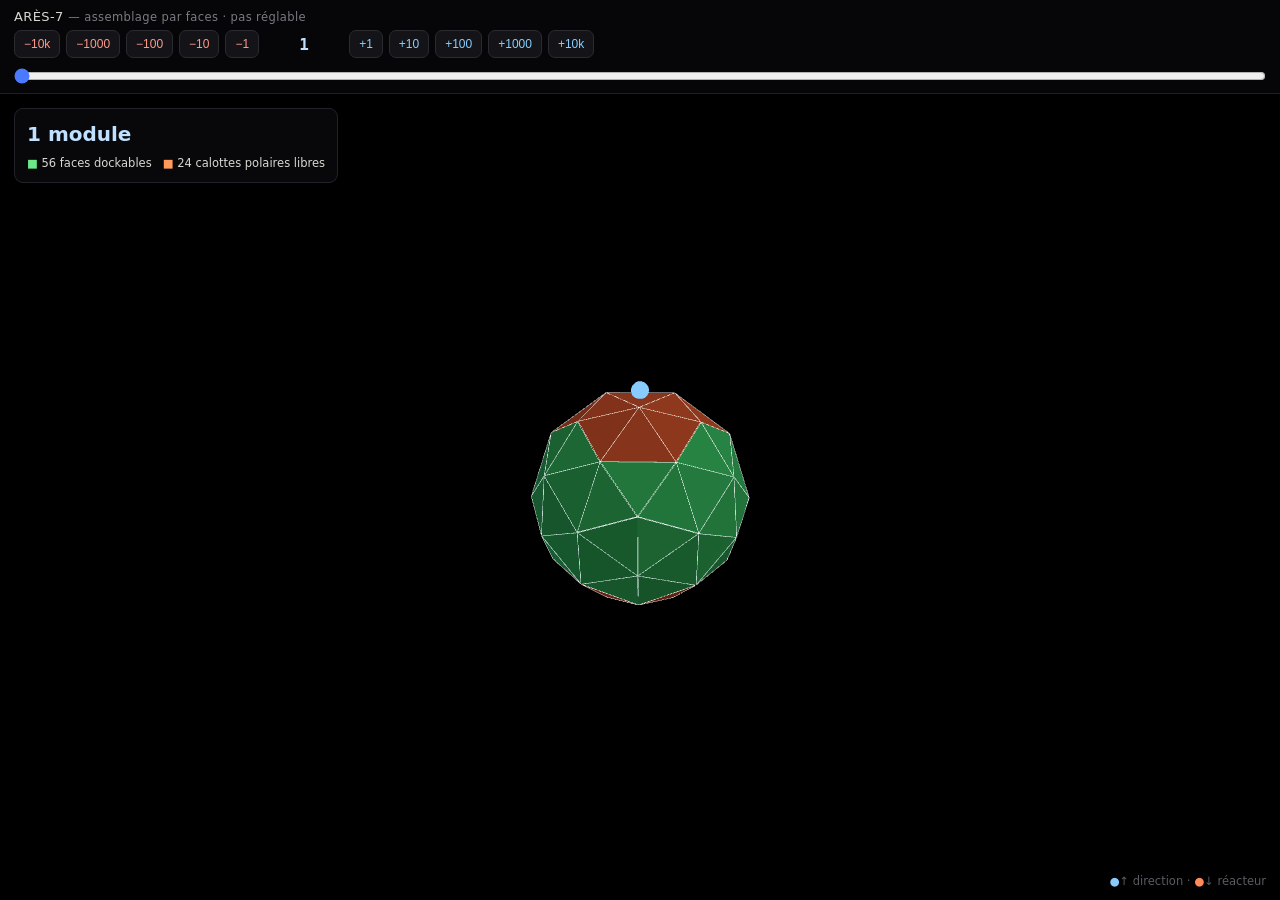
<file: viewers/assemblage.html>
<!DOCTYPE html>
<html lang="fr">
<head>
<meta charset="UTF-8">
<meta name="viewport" content="width=device-width, initial-scale=1.0">
<title>ARÈS-7 — assemblage pas-à-pas</title>
<style>
  * { margin:0; padding:0; box-sizing:border-box; }
  html,body { height:100%; background:#060608; color:#d8d8d2; font-family:system-ui,-apple-system,sans-serif; overflow:hidden; }
  #wrap { display:flex; flex-direction:column; height:100vh; }
  #bar { display:flex; align-items:center; gap:6px; padding:9px 14px; border-bottom:1px solid #1d1d22; flex-wrap:wrap; }
  #bar h1 { font-size:13px; font-weight:500; margin-right:6px; letter-spacing:.4px; width:100%; }
  #bar h1 span { color:#7a7a82; font-weight:400; font-size:11.5px; }
  button { background:#141418; color:#cfcfca; border:1px solid #2a2a31; padding:6px 9px; border-radius:7px; font-size:12px; cursor:pointer; transition:.12s; }
  button:hover { background:#1d1d23; }
  button.minus { color:#ff9a8a; } button.plus { color:#8ad0ff; }
  #val { font-family:ui-monospace,monospace; font-size:16px; font-weight:600; color:#bfe0ff; min-width:78px; text-align:center; }
  #slider { flex:1 1 100%; margin-top:4px; accent-color:#4a7aff; }
  #stage { position:relative; flex:1; min-height:0; }
  canvas { display:block; }
  .ov { position:absolute; pointer-events:none; }
  #info { left:14px; top:14px; background:rgba(10,10,14,.82); border:1px solid #22222a; border-radius:9px; padding:10px 12px; max-width:330px; font-size:11.5px; line-height:1.5; }
  #info .big { font-size:20px; font-weight:600; color:#bfe0ff; }
  #info .t { color:#9a9aa2; } #info .ok { color:#9be6a0; } #info .warn { color:#ffae6a; }
  #info .g { color:#6ee68a; } #info .o { color:#ff9a5a; }
  #hint { right:14px; bottom:12px; color:#5a5a62; font-size:11.5px; }
</style>
</head>
<body>
<div id="wrap">
  <div id="bar">
    <h1>ARÈS-7 <span>— assemblage par faces · pas réglable</span></h1>
    <button class="minus" data-d="-10000">−10k</button>
    <button class="minus" data-d="-1000">−1000</button>
    <button class="minus" data-d="-100">−100</button>
    <button class="minus" data-d="-10">−10</button>
    <button class="minus" data-d="-1">−1</button>
    <span id="val">1</span>
    <button class="plus" data-d="1">+1</button>
    <button class="plus" data-d="10">+10</button>
    <button class="plus" data-d="100">+100</button>
    <button class="plus" data-d="1000">+1000</button>
    <button class="plus" data-d="10000">+10k</button>
    <input id="slider" type="range" min="1" max="100000" step="1" value="1">
  </div>
  <div id="stage">
    <div id="info" class="ov"></div>
    <div id="hint" class="ov"><span style="color:#88ccff">●</span>↑ direction · <span style="color:#ff8a5a">●</span>↓ réacteur</div>
  </div>
</div>

<script src="lib/three.min.js"></script>
<script>
const stage=document.getElementById('stage');
const scene=new THREE.Scene();
const camera=new THREE.PerspectiveCamera(50,1,0.1,8000);
const renderer=new THREE.WebGLRenderer({antialias:true});
renderer.setPixelRatio(Math.min(window.devicePixelRatio,2));
stage.appendChild(renderer.domElement);
scene.add(new THREE.AmbientLight(0x44444f,1.0));
const keyL=new THREE.DirectionalLight(0xffffff,0.85); keyL.position.set(4,6,5); scene.add(keyL);
const rim=new THREE.DirectionalLight(0x5577ff,0.35); rim.position.set(-5,-3,-4); scene.add(rim);
const root=new THREE.Group(); root.rotation.x=0.35; scene.add(root);

const t=(1+Math.sqrt(5))/2;
const norm=v=>{const l=Math.hypot(v[0],v[1],v[2]);return[v[0]/l,v[1]/l,v[2]/l];};
function buildF2(){
  const ico=[[-1,t,0],[1,t,0],[-1,-t,0],[1,-t,0],[0,-1,t],[0,1,t],[0,-1,-t],[0,1,-t],[t,0,-1],[t,0,1],[-t,0,-1],[-t,0,1]].map(norm);
  const F=[[0,11,5],[0,5,1],[0,1,7],[0,7,10],[0,10,11],[1,5,9],[5,11,4],[11,10,2],[10,7,6],[7,1,8],[3,9,4],[3,4,2],[3,2,6],[3,6,8],[3,8,9],[4,9,5],[2,4,11],[6,2,10],[8,6,7],[9,8,1]];
  const verts=ico.slice(); const cache={};
  const mid=(a,b)=>{const k=a<b?a+'_'+b:b+'_'+a;if(cache[k]!=null)return cache[k];const va=verts[a],vb=verts[b];const m=norm([(va[0]+vb[0])/2,(va[1]+vb[1])/2,(va[2]+vb[2])/2]);const i=verts.length;verts.push(m);cache[k]=i;return i;};
  const eset={}; const ae=(a,b)=>{const k=a<b?a+'_'+b:b+'_'+a;eset[k]=[a,b];};
  const faces=[];
  for(const [a,b,c] of F){const ab=mid(a,b),bc=mid(b,c),ca=mid(c,a);
    faces.push([a,ab,ca],[b,bc,ab],[c,ca,bc],[ab,bc,ca]);
    ae(a,ab);ae(ab,b);ae(b,bc);ae(bc,c);ae(c,ca);ae(ca,a);ae(ab,bc);ae(bc,ca);ae(ca,ab);}
  return {verts,edges:Object.values(eset),faces};
}
const G=buildF2();
// ---- orientation FACE-POLE (audit croisé) : +Y = centroide de face (axe ordre 3), pas milieu d arete ----
{ const f=G.faces[3];
  const c=new THREE.Vector3((G.verts[f[0]][0]+G.verts[f[1]][0]+G.verts[f[2]][0])/3,(G.verts[f[0]][1]+G.verts[f[1]][1]+G.verts[f[2]][1])/3,(G.verts[f[0]][2]+G.verts[f[1]][2]+G.verts[f[2]][2])/3).normalize();
  const q=new THREE.Quaternion().setFromUnitVectors(c,new THREE.Vector3(0,1,0));
  G.verts=G.verts.map(v=>{const p=new THREE.Vector3(v[0],v[1],v[2]).applyQuaternion(q);return [p.x,p.y,p.z];}); }

const R=0.5, MINSEP=0.85, POLECAP=0.72;
const baseV=G.verts.map(v=>new THREE.Vector3(v[0]*R,v[1]*R,v[2]*R));
const dockable=G.faces.map(f=>{const c=baseV[f[0]].clone().add(baseV[f[1]]).add(baseV[f[2]]).multiplyScalar(1/3);return Math.abs(c.normalize().y)<=POLECAP;});
function reflectMatrix(n,d){const x=n.x,y=n.y,z=n.z;const M=new THREE.Matrix4();
  M.set(1-2*x*x,-2*x*y,-2*x*z,2*d*x, -2*x*y,1-2*y*y,-2*y*z,2*d*y, -2*x*z,-2*y*z,1-2*z*z,2*d*z, 0,0,0,1);return M;}

function grow(target){
  const cell=MINSEP, grid=new Map();
  const gkey=c=>Math.floor(c.x/cell)+','+Math.floor(c.y/cell)+','+Math.floor(c.z/cell);
  const occ=cc=>{const kx=Math.floor(cc.x/cell),ky=Math.floor(cc.y/cell),kz=Math.floor(cc.z/cell);
    for(let dx=-1;dx<=1;dx++)for(let dy=-1;dy<=1;dy++)for(let dz=-1;dz<=1;dz++){
      const a=grid.get((kx+dx)+','+(ky+dy)+','+(kz+dz)); if(a) for(const c of a) if(cc.distanceTo(c)<MINSEP) return true; } return false;};
  const addc=cc=>{const k=gkey(cc); let a=grid.get(k); if(!a){a=[];grid.set(k,a);} a.push(cc);};
  const mods=[new THREE.Matrix4()]; const centers=[new THREE.Vector3()]; addc(centers[0]); const queue=[0];
  const wc=new THREE.Vector3(),pole=new THREE.Vector3(),p0=new THREE.Vector3(),p1=new THREE.Vector3(),p2=new THREE.Vector3(),cen=new THREE.Vector3(),fd=new THREE.Vector3(),nrm=new THREE.Vector3(),e1=new THREE.Vector3(),e2=new THREE.Vector3();
  while(queue.length&&mods.length<target){
    const M=mods[queue.shift()]; wc.setFromMatrixPosition(M); pole.set(0,1,0).transformDirection(M).normalize();
    for(let fi=0;fi<G.faces.length;fi++){const f=G.faces[fi];
      p0.copy(baseV[f[0]]).applyMatrix4(M);p1.copy(baseV[f[1]]).applyMatrix4(M);p2.copy(baseV[f[2]]).applyMatrix4(M);
      cen.copy(p0).add(p1).add(p2).multiplyScalar(1/3); fd.copy(cen).sub(wc).normalize();
      if(Math.abs(fd.dot(pole))>POLECAP) continue;
      e1.copy(p1).sub(p0);e2.copy(p2).sub(p0);nrm.copy(e1).cross(e2).normalize(); if(nrm.dot(fd)<0)nrm.negate();
      const d=p0.dot(nrm); const cc=wc.clone().addScaledVector(nrm,-2*(wc.dot(nrm)-d));
      if(occ(cc)) continue;
      mods.push(new THREE.Matrix4().multiplyMatrices(reflectMatrix(nrm,d),M)); centers.push(cc); addc(cc); queue.push(mods.length-1);
      if(mods.length>=target) break;
    }
  }
  return {mods,centers};
}

function singleModule(){
  const fpD=[],fpP=[];
  for(let fi=0;fi<G.faces.length;fi++){const f=G.faces[fi];const dst=dockable[fi]?fpD:fpP;
    for(const idx of f){const v=baseV[idx];dst.push(v.x,v.y,v.z);}}
  const mk=(arr,col,emi)=>{const g=new THREE.BufferGeometry();g.setAttribute('position',new THREE.Float32BufferAttribute(arr,3));g.computeVertexNormals();root.add(new THREE.Mesh(g,new THREE.MeshStandardMaterial({color:col,emissive:emi,emissiveIntensity:.55,roughness:1,metalness:0,side:THREE.DoubleSide,flatShading:true})));};
  mk(fpD,0x123a1e,0x1f7a38); mk(fpP,0x3a1810,0x8a3010);
  const ep=[];for(const [a,b] of G.edges){const va=baseV[a],vb=baseV[b];ep.push(va.x,va.y,va.z,vb.x,vb.y,vb.z);}
  const eg=new THREE.BufferGeometry();eg.setAttribute('position',new THREE.Float32BufferAttribute(ep,3));
  root.add(new THREE.LineSegments(eg,new THREE.LineBasicMaterial({color:0xffffff,transparent:true,opacity:0.85,blending:THREE.AdditiveBlending})));
  const dot=(y,c)=>{const s=new THREE.Mesh(new THREE.SphereGeometry(0.08*R,10,10),new THREE.MeshBasicMaterial({color:c}));s.position.set(0,y,0);root.add(s);};
  dot(R,0x88ccff);dot(-R,0xff8a5a);
  fitR=1.5; fitCamera(fitR);
  document.getElementById('info').innerHTML=
   `<div class="big">1 module</div>
    <div style="margin-top:6px"><span class="g">■</span> 56 faces dockables &nbsp; <span class="o">■</span> 24 calottes polaires libres</div>`;
}

function build(target){
  while(root.children.length) root.remove(root.children[0]);
  if(target<=1){ singleModule(); return; }
  const {mods,centers}=grow(target);
  const tmp=new THREE.Vector3(), m4=new THREE.Matrix4();
  if(mods.length<=120){
    const fp=[],ep=[];
    for(const M of mods){
      for(const f of G.faces) for(const idx of f){tmp.copy(baseV[idx]).applyMatrix4(M);fp.push(tmp.x,tmp.y,tmp.z);}
      for(const [a,b] of G.edges){tmp.copy(baseV[a]).applyMatrix4(M);ep.push(tmp.x,tmp.y,tmp.z);tmp.copy(baseV[b]).applyMatrix4(M);ep.push(tmp.x,tmp.y,tmp.z);}
    }
    const fg=new THREE.BufferGeometry();fg.setAttribute('position',new THREE.Float32BufferAttribute(fp,3));fg.computeVertexNormals();
    root.add(new THREE.Mesh(fg,new THREE.MeshStandardMaterial({color:0x0d0d11,roughness:1,metalness:0,side:THREE.DoubleSide,flatShading:true})));
    const eg=new THREE.BufferGeometry();eg.setAttribute('position',new THREE.Float32BufferAttribute(ep,3));
    root.add(new THREE.LineSegments(eg,new THREE.LineBasicMaterial({color:0xffffff,transparent:true,opacity:0.8,blending:THREE.AdditiveBlending})));
  } else if(mods.length<=5000){
    const inst=new THREE.InstancedMesh(new THREE.IcosahedronGeometry(R,1),new THREE.MeshStandardMaterial({color:0x12141a,roughness:.9,metalness:.05,flatShading:true}),mods.length);
    mods.forEach((M,i)=>inst.setMatrixAt(i,M)); root.add(inst);
    const ep=[];
    for(const M of mods){ for(const [a,b] of G.edges){tmp.copy(baseV[a]).applyMatrix4(M);ep.push(tmp.x,tmp.y,tmp.z);tmp.copy(baseV[b]).applyMatrix4(M);ep.push(tmp.x,tmp.y,tmp.z);} }
    const eg=new THREE.BufferGeometry();eg.setAttribute('position',new THREE.Float32BufferAttribute(ep,3));
    root.add(new THREE.LineSegments(eg,new THREE.LineBasicMaterial({color:0xffffff,transparent:true,opacity:0.55,blending:THREE.AdditiveBlending})));
  } else {
    const pp=[]; for(const c of centers) pp.push(c.x,c.y,c.z);
    const pg=new THREE.BufferGeometry(); pg.setAttribute('position',new THREE.Float32BufferAttribute(pp,3));
    root.add(new THREE.Points(pg,new THREE.PointsMaterial({color:0xbfe0ff,size:R*0.9,sizeAttenuation:true,transparent:true,opacity:0.9})));
  }
  if(mods.length>1 && mods.length<=5000){
    const top=new THREE.InstancedMesh(new THREE.SphereGeometry(mods.length>120?0.09*R:0.07*R,6,6),new THREE.MeshBasicMaterial({color:0x88ccff}),mods.length);
    const bot=new THREE.InstancedMesh(new THREE.SphereGeometry(mods.length>120?0.09*R:0.07*R,6,6),new THREE.MeshBasicMaterial({color:0xff8a5a}),mods.length);
    const vt=new THREE.Vector3(),vb=new THREE.Vector3();
    mods.forEach((M,i)=>{vt.set(0,R,0).applyMatrix4(M);m4.makeTranslation(vt.x,vt.y,vt.z);top.setMatrixAt(i,m4);vb.set(0,-R,0).applyMatrix4(M);m4.makeTranslation(vb.x,vb.y,vb.z);bot.setMatrixAt(i,m4);});
    root.add(top);root.add(bot);
  }
  let maxr=0; for(const c of centers){if(c.length()>maxr)maxr=c.length();}
  fitR=maxr+1.0; fitCamera(fitR);
  document.getElementById('info').innerHTML=
   `<div class="big">${mods.length.toLocaleString('fr')} modules</div>
    <div class="ok" style="margin-top:6px">assemblés par faces réelles (corail)</div>
    <div class="warn" style="margin-top:4px">croissance poreuse · pôles non parallèles</div>
    <div class="t" style="margin-top:4px">~${Math.round((2*maxr+1)*12).toLocaleString('fr')} m · ~${(mods.length*150).toLocaleString('fr')} t${mods.length>5000?' · nuage de points':''}</div>`;
}

let fitR=4;
function fitCamera(needed){const v=camera.fov*Math.PI/180;const h=2*Math.atan(Math.tan(v/2)*camera.aspect);const dz=Math.max(needed/Math.sin(v/2),needed/Math.sin(h/2));camera.position.set(0,0,dz*1.12);camera.lookAt(0,0,0);}
let drag=false,px=0,py=0,autoR=true;
renderer.domElement.addEventListener('pointerdown',e=>{drag=true;autoR=false;px=e.clientX;py=e.clientY;});
window.addEventListener('pointerup',()=>drag=false);
window.addEventListener('pointermove',e=>{if(!drag)return;root.rotation.y+=(e.clientX-px)/180;root.rotation.x+=(e.clientY-py)/180;px=e.clientX;py=e.clientY;});
renderer.domElement.addEventListener('wheel',e=>{e.preventDefault();camera.position.z=Math.max(fitR*0.4,Math.min(fitR*8,camera.position.z+e.deltaY*0.004*fitR));},{passive:false});

// ---- contrôle pas-à-pas ----
let value=1, timer=null;
const valEl=document.getElementById('val'), slider=document.getElementById('slider');
function schedule(){ if(timer)clearTimeout(timer); const d=value>3000?160:(value>300?40:0); timer=setTimeout(()=>build(value),d); }
function setVal(v){ value=Math.max(1,Math.min(100000,Math.round(v))); valEl.textContent=value.toLocaleString('fr'); slider.value=value; schedule(); }
document.querySelectorAll('#bar button[data-d]').forEach(b=>b.onclick=()=>setVal(value+(+b.dataset.d)));
slider.addEventListener('input',()=>setVal(+slider.value));

function resize(){const w=stage.clientWidth,h=stage.clientHeight;renderer.setSize(w,h);camera.aspect=w/h;camera.updateProjectionMatrix();fitCamera(fitR);}
window.addEventListener('resize',resize);
function loop(){requestAnimationFrame(loop);if(autoR)root.rotation.y+=0.0028;renderer.render(scene,camera);}
resize(); build(1); loop();
</script>
</body>
</html>
</file>
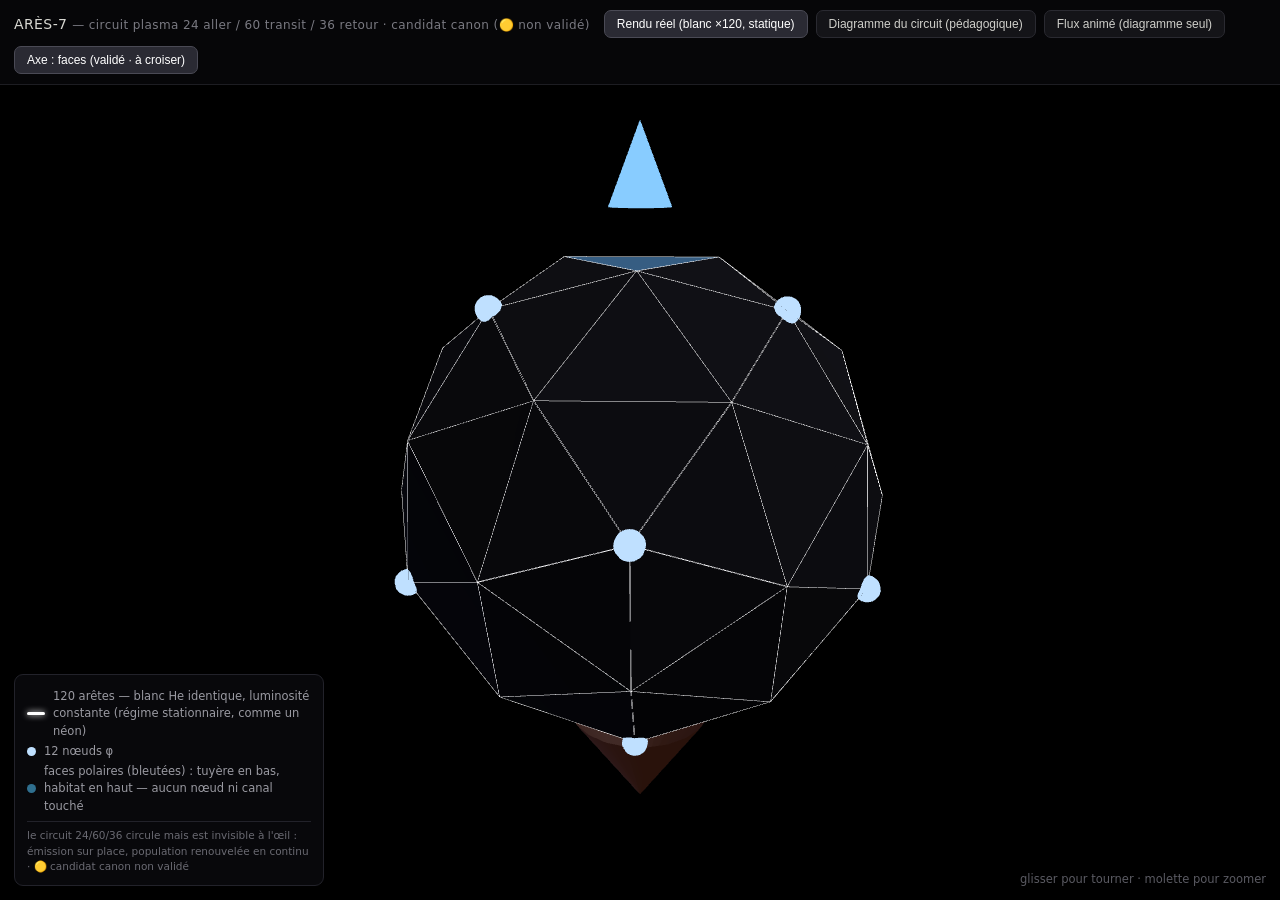
<file: viewers/circuit_plasma.html>
<!DOCTYPE html>
<html lang="fr">
<head>
<meta charset="UTF-8">
<meta name="viewport" content="width=device-width, initial-scale=1.0">
<title>ARÈS-7 — circuit plasma 24/60/36</title>
<style>
  * { margin:0; padding:0; box-sizing:border-box; }
  html,body { height:100%; background:#060608; color:#d8d8d2; font-family:system-ui,-apple-system,sans-serif; overflow:hidden; }
  #wrap { display:flex; flex-direction:column; height:100vh; }
  #bar { display:flex; align-items:center; gap:8px; padding:10px 14px; border-bottom:1px solid #1d1d22; flex-wrap:wrap; }
  #bar h1 { font-size:14px; font-weight:500; margin-right:6px; letter-spacing:.4px; }
  #bar h1 span { color:#7a7a82; font-weight:400; font-size:12px; }
  button { background:#141418; color:#cfcfca; border:1px solid #2a2a31; padding:6px 12px; border-radius:7px; font-size:12px; cursor:pointer; transition:.15s; }
  button:hover { background:#1d1d23; }
  button.on { background:#2a2a33; border-color:#4a4a55; color:#fff; }
  #stage { position:relative; flex:1; min-height:0; }
  canvas { display:block; }
  .ov { position:absolute; pointer-events:none; }
  #legend { left:14px; bottom:14px; background:rgba(10,10,14,.82); border:1px solid #22222a; border-radius:9px; padding:10px 12px; max-width:310px; font-size:11.5px; line-height:1.5; }
  #legend .row { display:flex; align-items:center; gap:8px; margin:3px 0; }
  #legend .sw { width:18px; height:3px; border-radius:2px; flex:none; }
  #legend .dot { width:9px; height:9px; border-radius:50%; flex:none; }
  #legend .t { color:#9a9aa2; }
  #legend .note { color:#6a6a72; font-size:10.5px; margin-top:6px; border-top:1px solid #22222a; padding-top:6px; }
  #hint { right:14px; bottom:14px; color:#5a5a62; font-size:11.5px; }
</style>
</head>
<body>
<div id="wrap">
  <div id="bar">
    <h1>ARÈS-7 <span>— circuit plasma 24 aller / 60 transit / 36 retour · candidat canon (🟡 non validé)</span></h1>
    <button id="bReal" class="on">Rendu réel (blanc ×120, statique)</button>
    <button id="bRoles">Diagramme du circuit (pédagogique)</button>
    <button id="bFlow">Flux animé (diagramme seul)</button>
    <button id="bAxis" class="on">Axe : faces (validé · à croiser)</button>
  </div>
  <div id="stage">
    <div id="legend" class="ov"></div>
    <div id="hint" class="ov">glisser pour tourner · molette pour zoomer</div>
  </div>
</div>

<script src="lib/three.min.js"></script>
<script>
const stage = document.getElementById('stage');
const scene = new THREE.Scene();
const camera = new THREE.PerspectiveCamera(50, 1, 0.1, 100);
const renderer = new THREE.WebGLRenderer({ antialias:true });
renderer.setPixelRatio(Math.min(window.devicePixelRatio,2));
stage.appendChild(renderer.domElement);

scene.add(new THREE.AmbientLight(0x3a3a44, 1.0));
const key = new THREE.DirectionalLight(0xffffff, 0.85); key.position.set(4,6,5); scene.add(key);
const rim = new THREE.DirectionalLight(0x5577ff, 0.35); rim.position.set(-5,-3,-4); scene.add(rim);

const root = new THREE.Group();
root.rotation.x = 0.35;
scene.add(root);

// ---------- géodésique f2 (identique au visualiseur canon) ----------
function norm(v){ const l=Math.hypot(v[0],v[1],v[2]); return [v[0]/l,v[1]/l,v[2]/l]; }
function buildF2(){
  const t=(1+Math.sqrt(5))/2;
  const ico=[[-1,t,0],[1,t,0],[-1,-t,0],[1,-t,0],[0,-1,t],[0,1,t],[0,-1,-t],[0,1,-t],[t,0,-1],[t,0,1],[-t,0,-1],[-t,0,1]].map(norm);
  const F=[[0,11,5],[0,5,1],[0,1,7],[0,7,10],[0,10,11],[1,5,9],[5,11,4],[11,10,2],[10,7,6],[7,1,8],[3,9,4],[3,4,2],[3,2,6],[3,6,8],[3,8,9],[4,9,5],[2,4,11],[6,2,10],[8,6,7],[9,8,1]];
  const verts=ico.slice(); const cache={};
  const mid=(a,b)=>{ const k=a<b?a+'_'+b:b+'_'+a; if(cache[k]!=null)return cache[k]; const va=verts[a],vb=verts[b]; const m=norm([(va[0]+vb[0])/2,(va[1]+vb[1])/2,(va[2]+vb[2])/2]); const i=verts.length; verts.push(m); cache[k]=i; return i; };
  const eset={}; const ae=(a,b)=>{ const k=a<b?a+'_'+b:b+'_'+a; eset[k]=[a,b]; };
  const faces=[];
  for(const [a,b,c] of F){ const ab=mid(a,b),bc=mid(b,c),ca=mid(c,a);
    faces.push([a,ab,ca],[b,bc,ab],[c,ca,bc],[ab,bc,ca]);
    ae(a,ab);ae(ab,b);ae(b,bc);ae(bc,c);ae(c,ca);ae(ca,a);ae(ab,bc);ae(bc,ca);ae(ca,ab); }
  return { verts, edges:Object.values(eset), faces, orig:12 };
}
const G = buildF2();
const isOrig = i => i < G.orig;

// ---------- orientation de l'axe polaire ----------
// 'vertex' : axe par deux sommets φ opposés (disposition actuelle)
// 'face'   : axe par les centres de deux petites faces centrales opposées (proposition)
let axisMode='face';
let polarFaces=[]; // indices des 2 faces polaires en mode 'face'
const baseVerts = G.verts.map(v=>v.slice());
function faceCenter(f, verts){
  const c=[0,0,0];
  for(const i of f){ c[0]+=verts[i][0]; c[1]+=verts[i][1]; c[2]+=verts[i][2]; }
  return norm([c[0]/3,c[1]/3,c[2]/3]);
}
function orient(){
  let target;
  polarFaces=[];
  if(axisMode==='vertex'){
    target = v3(baseVerts[0]).normalize(); // un sommet φ vers +Y
  } else {
    // face centrale de la subdivision de la 1ère face d'origine : G.faces[3]
    target = v3(faceCenter(G.faces[3], baseVerts)).normalize();
  }
  const q = new THREE.Quaternion().setFromUnitVectors(target, new THREE.Vector3(0,1,0));
  for(let i=0;i<baseVerts.length;i++){
    const p = v3(baseVerts[i]).applyQuaternion(q);
    G.verts[i] = [p.x,p.y,p.z];
  }
  if(axisMode==='face'){
    // repérer les 2 faces dont le centre est quasi aligné avec ±Y
    G.faces.forEach((f,k)=>{
      const c=faceCenter(f, G.verts);
      if(Math.abs(c[1])>0.985) polarFaces.push(k);
    });
  }
}
orient();
const radialE   = G.edges.filter(([a,b]) => isOrig(a) !== isOrig(b));   // 60
const interiorE = G.edges.filter(([a,b]) => !isOrig(a) && !isOrig(b));  // 60

// ---------- affectation 2 aller / 3 retour par nœud φ ----------
// Règle déterministe et symétrique : à chaque nœud φ, on classe ses 5 radiales
// par azimut autour de la direction radiale du nœud, et on prend les radiales
// d'azimut pair (0,2) comme ALLER, les autres (1,3,4) comme RETOUR.
// (Un des choix possibles — à figer définitivement lors de la validation canon.)
function v3(a){ return new THREE.Vector3(a[0],a[1],a[2]); }
const aller=[], retour=[];
for(let n=0;n<G.orig;n++){
  const incident = radialE.map((e,i)=>({e,i})).filter(o=>o.e[0]===n||o.e[1]===n);
  const N = v3(G.verts[n]).normalize();
  // base locale tangente
  const ref = Math.abs(N.y)<0.9 ? new THREE.Vector3(0,1,0) : new THREE.Vector3(1,0,0);
  const T1 = new THREE.Vector3().crossVectors(N,ref).normalize();
  const T2 = new THREE.Vector3().crossVectors(N,T1).normalize();
  const withAz = incident.map(o=>{
    const other = o.e[0]===n ? o.e[1] : o.e[0];
    const d = v3(G.verts[other]).sub(v3(G.verts[n]));
    const az = Math.atan2(d.dot(T2), d.dot(T1));
    return {o, other, az};
  }).sort((a,b)=>a.az-b.az);
  withAz.forEach((w,k)=>{
    // sens : aller = du nœud φ vers le milieu ; retour = du milieu vers le nœud φ
    if(k===0||k===2) aller.push([n, w.other]);
    else retour.push([w.other, n]);
  });
}
// vérification console : 24 ? non — 12×2=24 aller, 12×3=36 retour ✓
console.log('aller:', aller.length, 'retour:', retour.length, 'internes:', interiorE.length);

// orientation des internes : flux des milieux "sources" (touchés par aller)
// vers les milieux "puits" (touchés par retour) — heuristique visuelle
const inFlow = new Set(aller.map(e=>e[1]));   // milieux alimentés
const outFlow = new Set(retour.map(e=>e[0])); // milieux drainés
const interiorDir = interiorE.map(([a,b])=>{
  const aSrc = inFlow.has(a), bSrc = inFlow.has(b);
  if(aSrc && !bSrc) return [a,b];
  if(bSrc && !aSrc) return [b,a];
  return Math.random()<0.5?[a,b]:[b,a]; // milieux mixtes : sens visuel arbitraire
});

// ---------- rendu ----------
const COL = { aller:0x35e0ff, transit:0xffffff, retour:0xffae3d, real:0xffffff };
let edgeGroups={};
function lineSeg(edges, color, opacity){
  const pos=[];
  for(const [a,b] of edges){ const va=G.verts[a],vb=G.verts[b];
    pos.push(va[0],va[1],va[2], vb[0],vb[1],vb[2]); }
  const g=new THREE.BufferGeometry();
  g.setAttribute('position',new THREE.Float32BufferAttribute(pos,3));
  const m=new THREE.LineBasicMaterial({ color, transparent:true, opacity, blending:THREE.AdditiveBlending });
  return new THREE.LineSegments(g,m);
}
function faceMesh(){
  const grp=new THREE.Group();
  const pos=[], polPos=[];
  G.faces.forEach((f,k)=>{
    const dst = polarFaces.includes(k) ? polPos : pos;
    for(const idx of f){ const v=G.verts[idx]; dst.push(v[0],v[1],v[2]); }
  });
  const g=new THREE.BufferGeometry();
  g.setAttribute('position',new THREE.Float32BufferAttribute(pos,3));
  g.computeVertexNormals();
  grp.add(new THREE.Mesh(g,new THREE.MeshStandardMaterial({ color:0x0d0d11, roughness:1, metalness:0, side:THREE.DoubleSide, flatShading:true })));
  if(polPos.length){
    const pg=new THREE.BufferGeometry();
    pg.setAttribute('position',new THREE.Float32BufferAttribute(polPos,3));
    pg.computeVertexNormals();
    grp.add(new THREE.Mesh(pg,new THREE.MeshStandardMaterial({ color:0x223344, emissive:0x1a3a55, emissiveIntensity:.7, roughness:1, side:THREE.DoubleSide, flatShading:true })));
  }
  return grp;
}
function phiNodes(){
  const grp=new THREE.Group();
  for(let i=0;i<G.orig;i++){ const v=G.verts[i];
    const s=new THREE.Mesh(new THREE.SphereGeometry(0.05,12,12), new THREE.MeshBasicMaterial({color:0xbfe0ff}));
    s.position.set(v[0],v[1],v[2]); grp.add(s); }
  return grp;
}

// particules de flux
const particles=[]; // {edge:[from,to], mesh, t, speed, group}
function makeParticles(edges, color, group, count=1){
  for(const e of edges){
    for(let k=0;k<count;k++){
      const m=new THREE.Mesh(new THREE.SphereGeometry(0.016,6,6), new THREE.MeshBasicMaterial({color, transparent:true, opacity:.95}));
      root.add(m);
      particles.push({edge:e, mesh:m, t:Math.random(), speed:0.35+Math.random()*0.15, group});
    }
  }
}

let mode='real', flow=false;
function build(){
  while(root.children.length) root.remove(root.children[0]);
  particles.length=0;
  root.add(faceMesh());
  root.add(phiNodes());
  if(mode==='roles'){
    edgeGroups.aller = lineSeg(aller, COL.aller, 0.95);
    edgeGroups.transit = lineSeg(interiorE, COL.transit, 0.8);
    edgeGroups.retour = lineSeg(retour, COL.retour, 0.95);
    makeParticles(aller, COL.aller, 'aller');
    makeParticles(interiorDir, 0xffffff, 'transit');
    makeParticles(retour, COL.retour, 'retour');
  } else {
    edgeGroups.aller = lineSeg(aller, COL.real, 0.95);
    edgeGroups.transit = lineSeg(interiorE, COL.real, 0.95);
    edgeGroups.retour = lineSeg(retour, COL.real, 0.95);
    // pas de particules : en réel, lignes fixes, luminosité constante
  }
  for(const k in edgeGroups){ edgeGroups[k].userData.pulse = (mode==='roles'); root.add(edgeGroups[k]); }
  // pôles : tuyère bas, habitat haut (repères, hors circuit détaillé)
  const noz=new THREE.Mesh(new THREE.ConeGeometry(0.32,0.5,22,1,true),
    new THREE.MeshStandardMaterial({color:0x1a1a1f, emissive:0x3a1404, emissiveIntensity:.6, roughness:.8, side:THREE.DoubleSide}));
  noz.position.y=-1.28; noz.rotation.x=Math.PI; root.add(noz);
  const ar=new THREE.Mesh(new THREE.ConeGeometry(0.12,0.3,18), new THREE.MeshBasicMaterial({color:0x88ccff}));
  ar.position.y=1.28; root.add(ar);
  legend();
}
function legend(){
  const L=document.getElementById('legend');
  const axisNote = (axisMode==='face')
    ? `<div class="row"><span class="dot" style="background:#2f6f8f"></span><span class="t">faces polaires (bleutées) : tuyère en bas, habitat en haut — aucun nœud ni canal touché</span></div>`
    : `<div class="row"><span class="dot" style="background:#ff6666"></span><span class="t">⚠ axe par sommets : ouvrir la tuyère ici détruirait un nœud φ (−5 radiales)</span></div>`;
  if(mode==='roles'){
    L.innerHTML =
     `<div class="row"><span class="sw" style="background:#35e0ff;box-shadow:0 0 6px #35e0ff"></span><span class="t">24 radiales ALLER — nœud φ → milieu (débit Q/2)</span></div>
      <div class="row"><span class="sw" style="background:#fff;box-shadow:0 0 6px #fff"></span><span class="t">60 internes TRANSIT — milieu ↔ milieu</span></div>
      <div class="row"><span class="sw" style="background:#ffae3d;box-shadow:0 0 6px #ffae3d"></span><span class="t">36 radiales RETOUR — milieu → nœud φ (débit Q/3)</span></div>
      <div class="row"><span class="dot" style="background:#bfe0ff"></span><span class="t">12 nœuds φ — chacun : 2 sorties + 3 entrées</span></div>
      ${axisNote}
      <div class="note">couleurs = rôles (pédagogique) · en réel les 120 émettent le même blanc He · répartition 2/3 par azimut : un choix parmi plusieurs, à figer · 🟡 candidat canon non validé</div>`;
  } else {
    L.innerHTML =
     `<div class="row"><span class="sw" style="background:#fff;box-shadow:0 0 6px #fff"></span><span class="t">120 arêtes — blanc He identique, luminosité constante (régime stationnaire, comme un néon)</span></div>
      <div class="row"><span class="dot" style="background:#bfe0ff"></span><span class="t">12 nœuds φ</span></div>
      ${axisNote}
      <div class="note">le circuit 24/60/36 circule mais est invisible à l'œil : émission sur place, population renouvelée en continu · 🟡 candidat canon non validé</div>`;
  }
}

// ---------- caméra / interaction ----------
function fitCamera(){
  const v=camera.fov*Math.PI/180;
  const h=2*Math.atan(Math.tan(v/2)*camera.aspect);
  const needed=1.45;
  const dz=Math.max(needed/Math.sin(v/2), needed/Math.sin(h/2));
  camera.position.set(0,0,dz*1.06); camera.lookAt(0,0,0);
}
let drag=false, px=0, py=0, autoR=true;
renderer.domElement.addEventListener('pointerdown', e=>{ drag=true; autoR=false; px=e.clientX; py=e.clientY; });
window.addEventListener('pointerup', ()=> drag=false);
window.addEventListener('pointermove', e=>{ if(!drag)return; root.rotation.y+=(e.clientX-px)/180; root.rotation.x+=(e.clientY-py)/180; px=e.clientX; py=e.clientY; });
renderer.domElement.addEventListener('wheel', e=>{ e.preventDefault(); camera.position.z=Math.max(0.9,Math.min(6, camera.position.z+e.deltaY*0.006)); }, {passive:false});

document.getElementById('bRoles').onclick=function(){ mode='roles'; this.classList.add('on'); document.getElementById('bReal').classList.remove('on'); build(); };
document.getElementById('bReal').onclick=function(){ mode='real'; this.classList.add('on'); document.getElementById('bRoles').classList.remove('on'); build(); };
document.getElementById('bFlow').onclick=function(){ if(mode!=='roles') return; flow=!flow; this.classList.toggle('on',flow); };
document.getElementById('bAxis').onclick=function(){
  axisMode = (axisMode==='vertex') ? 'face' : 'vertex';
  this.textContent = (axisMode==='vertex') ? 'Axe : sommets φ (ancien)' : 'Axe : faces (validé · à croiser)';
  this.classList.toggle('on', axisMode==='face');
  orient(); build();
};

function resize(){ const w=stage.clientWidth,h=stage.clientHeight; renderer.setSize(w,h); camera.aspect=w/h; camera.updateProjectionMatrix(); fitCamera(); }
window.addEventListener('resize', resize);

function loop(t){
  requestAnimationFrame(loop); const tm=t*0.001;
  if(autoR) root.rotation.y+=0.0035;
  for(const k in edgeGroups){ const o=edgeGroups[k]; if(o.material) o.material.opacity = o.userData.pulse ? 0.55 + 0.35*Math.abs(Math.sin(tm*2)) : 0.95; }
  for(const p of particles){
    p.mesh.visible = flow;
    if(!flow) continue;
    p.t += p.speed*0.016; if(p.t>1) p.t-=1;
    const a=G.verts[p.edge[0]], b=G.verts[p.edge[1]];
    p.mesh.position.set(a[0]+(b[0]-a[0])*p.t, a[1]+(b[1]-a[1])*p.t, a[2]+(b[2]-a[2])*p.t);
  }
  renderer.render(scene,camera);
}
resize(); build(); loop(0);
</script>
</body>
</html>
</file>
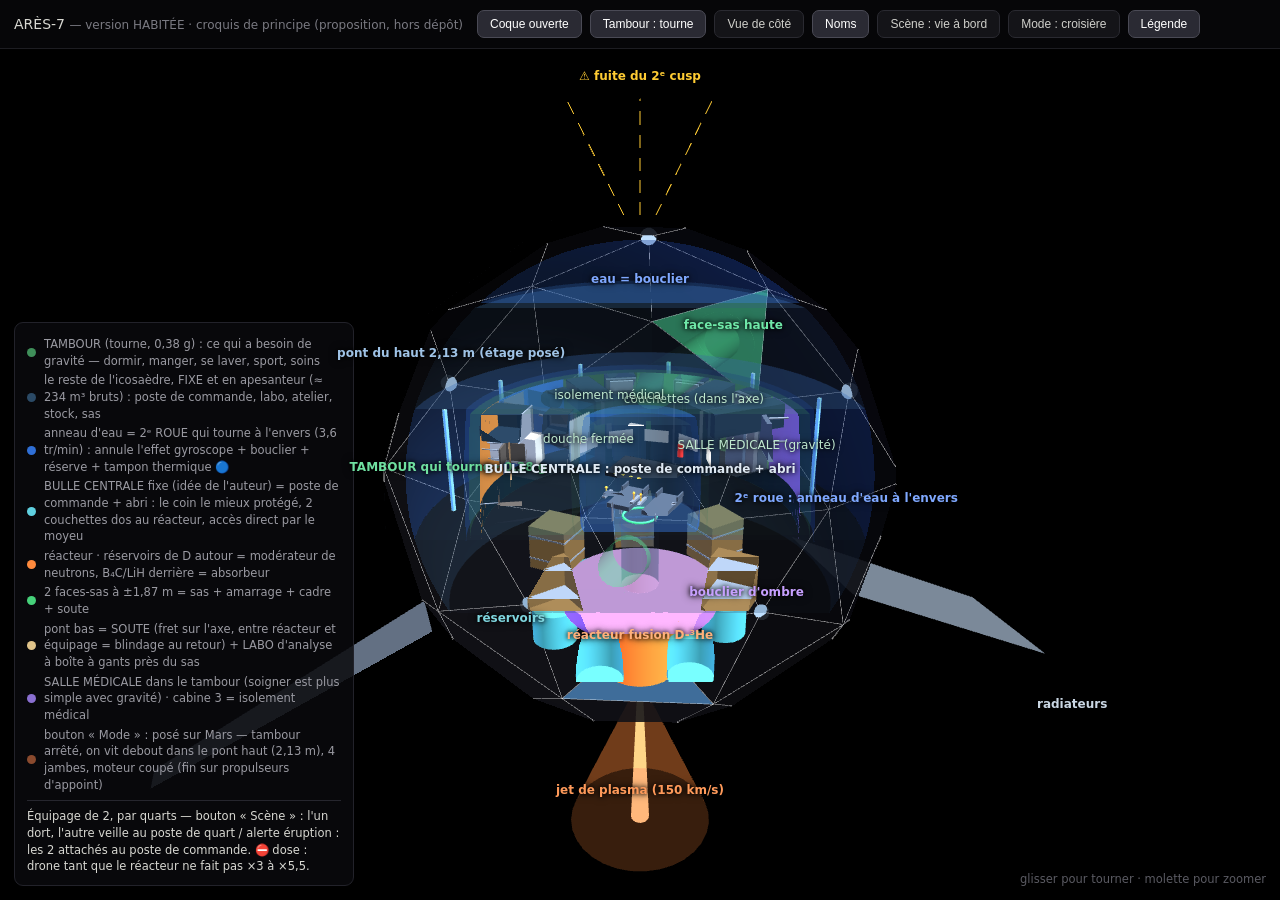
<file: viewers/habitat.html>
<!DOCTYPE html>
<html lang="fr">
<head>
<meta charset="UTF-8">
<meta name="viewport" content="width=device-width, initial-scale=1.0">
<title>ARÈS-7 — habitat (croquis 3D)</title>
<style>
  * { margin:0; padding:0; box-sizing:border-box; }
  html,body { height:100%; background:#060608; color:#d8d8d2; font-family:system-ui,-apple-system,sans-serif; overflow:hidden; }
  #wrap { display:flex; flex-direction:column; height:100vh; }
  #bar { display:flex; align-items:center; gap:8px; padding:10px 14px; border-bottom:1px solid #1d1d22; flex-wrap:wrap; }
  #bar h1 { font-size:14px; font-weight:500; margin-right:6px; }
  #bar h1 span { color:#7a7a82; font-weight:400; font-size:12px; }
  button { background:#141418; color:#cfcfca; border:1px solid #2a2a31; padding:6px 12px; border-radius:7px; font-size:12px; cursor:pointer; }
  button.on { background:#2a2a33; border-color:#4a4a55; color:#fff; }
  #stage { position:relative; flex:1; min-height:0; }
  canvas { display:block; }
  #legend { position:absolute; left:14px; bottom:14px; background:rgba(10,10,14,.85); border:1px solid #22222a;
            border-radius:9px; padding:10px 12px; max-width:340px; font-size:11.5px; line-height:1.45; pointer-events:none; }
  #legend .row { display:flex; align-items:center; gap:8px; margin:3px 0; }
  #legend .dot { width:9px; height:9px; border-radius:50%; flex:none; }
  #legend .t { color:#9a9aa2; }
  #legend .v { margin-top:7px; padding-top:7px; border-top:1px solid #26262e; color:#d8d8d2; }
  #hint { position:absolute; right:14px; bottom:14px; color:#5a5a62; font-size:11.5px; pointer-events:none; }
  .lbl { position:absolute; transform:translate(-50%,-50%); font-size:12px; white-space:nowrap; pointer-events:none;
         text-shadow:0 0 4px #000, 0 0 8px #000; font-weight:600; }
  @media (max-width:640px){ #legend { max-width:calc(100% - 28px); font-size:10.5px; } .lbl { font-size:10.5px; } }
</style>
</head>
<body>
<div id="wrap">
  <div id="bar">
    <h1>ARÈS-7 <span>— version HABITÉE · croquis de principe (proposition, hors dépôt)</span></h1>
    <button id="bCut" class="on">Coque ouverte</button>
    <button id="bSpin" class="on">Tambour : tourne</button>
    <button id="bSide">Vue de côté</button>
    <button id="bLbl" class="on">Noms</button>
    <button id="bScene">Scène : vie à bord</button>
    <button id="bPose">Mode : croisière</button>
    <button id="bLeg" class="on">Légende</button>
  </div>
  <div id="stage">
    <div id="legend"></div>
    <div id="hint">glisser pour tourner · molette pour zoomer</div>
  </div>
</div>

<script src="lib/three.min.js"></script>
<script>
const stage = document.getElementById('stage');
const scene = new THREE.Scene();
const camera = new THREE.PerspectiveCamera(50, 1, 0.1, 100);
const renderer = new THREE.WebGLRenderer({ antialias:true });
renderer.setPixelRatio(Math.min(window.devicePixelRatio,2));
renderer.localClippingEnabled = true;
stage.appendChild(renderer.domElement);
scene.add(new THREE.AmbientLight(0x64646f, 1.15));
const key = new THREE.DirectionalLight(0xffffff, 0.85); key.position.set(4,6,5); scene.add(key);
const rim = new THREE.DirectionalLight(0x5577ff, 0.35); rim.position.set(-5,-3,-4); scene.add(rim);
const root = new THREE.Group(); root.rotation.x = 0.42; scene.add(root);
const M = new THREE.Group(); M.scale.setScalar(1/6); root.add(M);        // intérieur en MÈTRES (R coque = 6 m)

// coupe : on retire la moitié de la coque tournée vers la caméra (plan en coordonnées monde)
const CLIP = new THREE.Plane(new THREE.Vector3(0,0,-1), 0);
const clipMats = []; let cutOn = true;
const cm = m => { m.clippingPlanes = cutOn ? [CLIP] : []; clipMats.push(m); return m; };

// ---------- géodésique f2 (identique aux autres viewers) ----------
function norm(v){ const l=Math.hypot(v[0],v[1],v[2]); return [v[0]/l,v[1]/l,v[2]/l]; }
function buildF2(){
  const t=(1+Math.sqrt(5))/2;
  const ico=[[-1,t,0],[1,t,0],[-1,-t,0],[1,-t,0],[0,-1,t],[0,1,t],[0,-1,-t],[0,1,-t],[t,0,-1],[t,0,1],[-t,0,-1],[-t,0,1]].map(norm);
  const F=[[0,11,5],[0,5,1],[0,1,7],[0,7,10],[0,10,11],[1,5,9],[5,11,4],[11,10,2],[10,7,6],[7,1,8],[3,9,4],[3,4,2],[3,2,6],[3,6,8],[3,8,9],[4,9,5],[2,4,11],[6,2,10],[8,6,7],[9,8,1]];
  const verts=ico.slice(); const cache={};
  const mid=(a,b)=>{ const k=a<b?a+'_'+b:b+'_'+a; if(cache[k]!=null)return cache[k]; const va=verts[a],vb=verts[b]; const m=norm([(va[0]+vb[0])/2,(va[1]+vb[1])/2,(va[2]+vb[2])/2]); const i=verts.length; verts.push(m); cache[k]=i; return i; };
  const eset={}; const ae=(a,b)=>{ const k=a<b?a+'_'+b:b+'_'+a; eset[k]=[a,b]; };
  const faces=[];
  for(const [a,b,c] of F){ const ab=mid(a,b),bc=mid(b,c),ca=mid(c,a);
    faces.push([a,ab,ca],[b,bc,ab],[c,ca,bc],[ab,bc,ca]);
    ae(a,ab);ae(ab,b);ae(b,bc);ae(bc,c);ae(c,ca);ae(ca,a);ae(ab,bc);ae(bc,ca);ae(ca,ab); }
  return { verts, edges:Object.values(eset), faces, orig:12 };
}
const G = buildF2();
const v3 = a => new THREE.Vector3(a[0],a[1],a[2]);
const fcRaw = f => new THREE.Vector3().add(v3(G.verts[f[0]])).add(v3(G.verts[f[1]])).add(v3(G.verts[f[2]])).multiplyScalar(1/3);
// orientation FACE-PÔLE (validée) : axe de poussée = y ; réacteur en bas, habitat en haut
const q0 = new THREE.Quaternion().setFromUnitVectors(fcRaw(G.faces[3]).clone().normalize(), new THREE.Vector3(0,1,0));
G.verts = G.verts.map(a => { const p = v3(a).applyQuaternion(q0); return [p.x,p.y,p.z]; });
const central = []; for(let i=0;i<20;i++) central.push(i*4+3);
const cInfo = central.map(fi => { const c = fcRaw(G.faces[fi]); return { fi, c, n: c.clone().normalize() }; });
cInfo.sort((a,b)=>Math.abs(b.c.y)-Math.abs(a.c.y));
const polar = [cInfo[0], cInfo[1]], rest = cInfo.slice(2);
const pairs = [], used = new Set();
for(const A of rest){ if(used.has(A.fi)) continue; let best=null, bd=1e9;
  for(const B of rest){ if(B.fi===A.fi||used.has(B.fi)) continue; const d=A.n.clone().add(B.n).length(); if(d<bd){bd=d;best=B;} }
  if(best){ used.add(A.fi); used.add(best.fi); pairs.push([A,best]); } }
pairs.sort((p,q2)=>Math.abs(p[0].c.y)-Math.abs(q2[0].c.y));
const sasPair = pairs[0];

// ---------- coque ----------
(function shell(){
  const B = { normal:[], polar:[], sas:[] };
  const sasSet = new Set([sasPair[0].fi, sasPair[1].fi]), polSet = new Set([polar[0].fi, polar[1].fi]);
  G.faces.forEach((f,k)=>{ const d = sasSet.has(k)?B.sas : polSet.has(k)?B.polar : B.normal;
    for(const i of f){ const v=G.verts[i]; d.push(v[0],v[1],v[2]); } });
  const mk=(arr,mat)=>{ const g=new THREE.BufferGeometry(); g.setAttribute('position',new THREE.Float32BufferAttribute(arr,3)); g.computeVertexNormals(); root.add(new THREE.Mesh(g,cm(mat))); };
  mk(B.normal, new THREE.MeshStandardMaterial({color:0x0d0d11, roughness:1, side:THREE.DoubleSide, flatShading:true, transparent:true, opacity:.88}));
  mk(B.polar,  new THREE.MeshStandardMaterial({color:0x223344, emissive:0x1a3a55, emissiveIntensity:.8, roughness:1, side:THREE.DoubleSide, flatShading:true}));
  mk(B.sas,    new THREE.MeshStandardMaterial({color:0x1d3a2a, emissive:0x2a8a55, emissiveIntensity:.9, roughness:1, side:THREE.DoubleSide, flatShading:true}));
  const pos=[]; for(const [a,b] of G.edges){ const va=G.verts[a],vb=G.verts[b]; pos.push(...va,...vb); }
  const g=new THREE.BufferGeometry(); g.setAttribute('position',new THREE.Float32BufferAttribute(pos,3));
  root.add(new THREE.LineSegments(g, cm(new THREE.LineBasicMaterial({color:0xffffff, transparent:true, opacity:.75}))));
  for(let i=0;i<G.orig;i++){ const s=new THREE.Mesh(new THREE.SphereGeometry(0.035,10,10), cm(new THREE.MeshBasicMaterial({color:0xbfe0ff})));
    s.position.set(...G.verts[i]); root.add(s); }
})();

// ---------- intérieur (mètres) — disposition « sandwich » (v2, 21/10) ----------
// faces-sas = faces centrales à y = ±1,87 m (inclinées 19,5°) → tambour à l'ÉQUATEUR entre elles, ponts FIXES dessus/dessous
const COL = { reac:0xff8a3d, shield:0xb07cff, tank:0x4fb3bf, gal:0x2b4a66, drum:0x3f8f5a, water:0x2f6fd6, sas:0x46d17a, warn:0xffcc33, hub:0x5a7a96 };
const solid = (c, o={}) => cm(new THREE.MeshStandardMaterial(Object.assign({color:c, roughness:.8, side:THREE.DoubleSide}, o)));
const glass = (c, op) => cm(new THREE.MeshStandardMaterial({color:c, transparent:true, opacity:op, depthWrite:false, side:THREE.DoubleSide, roughness:1}));
const add = (geo, mat, y=0, parent=M) => { const m=new THREE.Mesh(geo, mat); m.position.y=y; parent.add(m); return m; };
const ringY = (r1, r2, y, mat, parent=M) => { const m=add(new THREE.RingGeometry(r1,r2,64), mat, y, parent); m.rotation.x=-Math.PI/2; return m; };
const RU=5.4, xr = y => Math.sqrt(RU*RU - y*y);
const RF=3.69, RO=3.95, RC=RF-2.1, YD=1.27, L=2*YD, YT0=1.37, YP=2.9, RH=0.45;
const az = info => Math.atan2(info.n.x, info.n.z);
const AZ_HI = az(sasPair[0].c.y > 0 ? sasPair[0] : sasPair[1]), AZ_LO = az(sasPair[0].c.y > 0 ? sasPair[1] : sasPair[0]);

// ponts FIXES (0 g) haut et bas : enveloppe = tranche de sphère
const YPH = 3.5;                                           // plafond du pont haut : 2,13 m de haut → étage où l'on tient debout une fois posé (recoupé 22/10)
for(const s of [1,-1]){
  const yt = s>0 ? YPH : YP;
  const pts=[]; for(let i=0;i<=16;i++){ const y=YT0+(yt-YT0)*i/16; pts.push(new THREE.Vector2(xr(y), y)); }
  const deck = add(new THREE.LatheGeometry(pts, 64), glass(COL.gal,.30)); if(s<0) deck.scale.y=-1;
  ringY(RH, xr(YT0), s*YT0, glass(COL.gal,.32)); ringY(RH, xr(yt), s*yt, glass(COL.gal,.32));
}
// anneau d'eau autour du tambour = 2ᵉ ROUE contrarotative (anti-gyroscope) : bouclier + réserve + tampon thermique + volant (recoupé : ~10 t plaquées contre la paroi → 3,6 tr/min)
const anneau = new THREE.Group(); M.add(anneau);
{ const pts=[]; for(let i=0;i<=16;i++){ const y=-1.37+2.74*i/16; pts.push(new THREE.Vector2(xr(y), y)); }
  add(new THREE.LatheGeometry(pts, 64), glass(COL.water,.30), 0, anneau);
  add(new THREE.CylinderGeometry(4.05,4.05,2.74,64,1,true), glass(COL.water,.30), 0, anneau);
  for(let k=0;k<12;k++){ const a=k*Math.PI/6, b=add(new THREE.BoxGeometry(0.08,2.6,0.08), solid(0x7fb0ff,{emissive:0x2050a0}), 0, anneau);
    b.position.x=4.6*Math.sin(a); b.position.z=4.6*Math.cos(a); } }
// moyeu FIXE Ø 0,9 m sur l'axe : on passe du fixe au tournant près de l'axe (≤ 0,5 m/s)
add(new THREE.CylinderGeometry(RH,RH,3.5-1.2,24,1,true), glass(COL.hub,.28), (3.5+1.2)/2); add(new THREE.CylinderGeometry(RH,RH,YP-1.2,24,1,true), glass(COL.hub,.28), -(YP+1.2)/2);
// tunnels Ø 1,0 m (horizontaux, adaptateur en coin de 19,5° à la face) : moyeu → face-sas
for(const [a, y] of [[AZ_HI, 1.87], [AZ_LO, -1.87]]){
  const len = xr(y) - RH, t = add(new THREE.CylinderGeometry(0.5,0.5,len,24,1,true), glass(COL.sas,.38), y);
  t.rotation.z = Math.PI/2; t.rotation.y = a - Math.PI/2;
  t.position.x = (RH+len/2)*Math.sin(a); t.position.z = (RH+len/2)*Math.cos(a);
}
// ABRI = POSTE DE COMMANDE : pont du haut, sous la calotte d'eau, à l'opposé de la face-sas haute (planche D : 2,85 × 1,20 × 1,90 m, murs d'eau 0,15 m)
const AZ_ABRI = AZ_HI + Math.PI, abri = new THREE.Group(); M.add(abri);
// BULLE CENTRALE (idée de l'auteur 22/10) : capsule FIXE accrochée au moyeu, dans le creux du tambour — endroit le mieux protégé,
// câbles/air par le moyeu fixe (aucun joint tournant), accès direct depuis le pont haut. Pas de cardan : posé, des jambes réglables mettent tout d'aplomb.
abri.rotation.y = AZ_ABRI - Math.PI/2;
add(new THREE.CylinderGeometry(1.40, 1.40, 2.40, 48), glass(COL.water,.40), 0, abri);
add(new THREE.CylinderGeometry(1.25, 1.25, 2.10, 48), glass(COL.gal,.30), 0, abri);

// tambour TOURNANT à l'équateur : sol R 3,69 m (0,38 g), coque 3,95 m, y ±1,27 (L 2,54 m)
const drum = new THREE.Group(); M.add(drum);
add(new THREE.CylinderGeometry(RO,RO,L,72,1,true), glass(COL.drum,.30), 0, drum);
add(new THREE.CylinderGeometry(RC,RC,L,48,1,true), glass(COL.drum,.10), 0, drum);
ringY(0.5, RO, -YD, glass(COL.drum,.14), drum); ringY(0.5, RO, YD, glass(COL.drum,.14), drum);
const W_ = L, PC = 0.62;                                   // largeur du sol (axe) ; passage le long d'une paroi d'extrémité
add(new THREE.CylinderGeometry(RF-0.004,RF-0.004,PC,96,1,true), solid(0x16303f), -YD+PC/2, drum);
// les pièces (planche B) : longueur le long du sol → angle = s / R ; cloisons arrêtées au passage (portes)
const ZONES = [[0,2,0x3f8f5a],[2,2,0x3f8f5a],[4,2,0x2a5a3c],[6,2.2,0x2f6fd6],[8.2,4,0xc9853f],[12.2,1.4,0x7f93a8],[13.6,3.6,0xb05a8f],[17.2,3.2,0x4fb3bf],[20.4,2*Math.PI*RF-20.4,0x8a6fd1]];
for(const [s,w,c] of ZONES){
  add(new THREE.CylinderGeometry(RF,RF,L,Math.max(6,Math.round(w*4)),1,true,s/RF,w/RF), solid(c,{emissive:c, emissiveIntensity:.18}), 0, drum);
  const wall = add(new THREE.PlaneGeometry(RF-RC, W_-PC), glass(0xdfe9f3,.22), -YD+PC+(W_-PC)/2, drum);
  const th = s/RF; wall.position.x=(RF+RC)/2*Math.sin(th); wall.position.z=(RF+RC)/2*Math.cos(th); wall.rotation.y=th-Math.PI/2;
}

// ---------- mobilier : repère local au sol (X = le long du sol, Y = vers l'axe, Z = dans l'axe) ----------
const MOB = solid(0x1b2b3a,{emissive:0x0a1520}), METAL = solid(0x9fb4c8), MATELAS = solid(0x5b7088), COUV = solid(0x3d5f86),
      BOIS = solid(0xc9a77a), ROUGE = solid(0xd33b3b,{emissive:0x551010}), JAUNE = solid(0xffcc66,{emissive:0x664400}), SOMBRE = solid(0x2a3a4a);
const ECRAN = c => cm(new THREE.MeshBasicMaterial({color:c, side:THREE.DoubleSide}));
function bx(g, dim, pos, mat){ const m=new THREE.Mesh(new THREE.BoxGeometry(...dim), mat); m.position.set(...pos); g.add(m); return m; }
function cyl(g, a, b, r, mat){ const A=new THREE.Vector3(...a), B=new THREE.Vector3(...b), d=B.clone().sub(A);
  const m=new THREE.Mesh(new THREE.CylinderGeometry(r,r,d.length(),12), mat); m.position.copy(A).addScaledVector(d,.5);
  m.quaternion.setFromUnitVectors(new THREE.Vector3(0,1,0), d.normalize()); g.add(m); return m; }
function ecran(g, w, h, pos, rotY, c){ const e=new THREE.Mesh(new THREE.PlaneGeometry(w,h), ECRAN(c)); e.position.set(...pos); e.rotation.y=rotY; g.add(e); return e; }
function poser(obj, s, a, h=0, cap=0){                    // pose un meuble à l'abscisse s (m), position a dans l'axe (0 → 2,54), hauteur h
  const th=s/RF, n=new THREE.Vector3(Math.sin(th),0,Math.cos(th)), t=new THREE.Vector3(Math.cos(th),0,-Math.sin(th));
  const w=new THREE.Group(); obj.rotation.y=cap; w.add(obj);
  w.quaternion.setFromRotationMatrix(new THREE.Matrix4().makeBasis(t, n.clone().negate(), new THREE.Vector3(0,1,0)));
  w.position.copy(n.multiplyScalar(RF-h)).add(new THREE.Vector3(0,-YD+a,0)); drum.add(w); return w;
}
const ptDrum = (s, a, h) => { const th=s/RF; return new THREE.Vector3((RF-h)*Math.sin(th), -YD+a, (RF-h)*Math.cos(th)); };
// cabines : couchette dans l'axe, casier + écran, rangement haut
const lits = [];
for(const x0 of [0,2,4]){
  const g=new THREE.Group();
  bx(g,[0.80,0.36,1.92],[0,0.18,0],MOB); bx(g,[0.78,0.14,1.90],[0,0.43,0],MATELAS); bx(g,[0.60,0.08,0.24],[0,0.54,0.80],METAL);
  bx(g,[0.80,0.40,1.60],[0,1.82,0.15],MOB); lits.push(g); poser(g, x0+0.48, PC+0.96);
  const k=new THREE.Group(); bx(k,[0.62,1.95,0.60],[0,0.975,0],MOB); ecran(k,0.42,0.28,[0,1.29,-0.302],Math.PI,0x5fd0e0); poser(k, x0+1.61, W_-0.31);
}
// toilette à aspiration, lavabo, douche FERMÉE (jet dévié par Coriolis → air aspiré vers la grille)
{ const g=new THREE.Group(); cyl(g,[0,0,0],[0,0.40,0],0.20,MOB); bx(g,[0.5,0.4,0.12],[0,0.60,0.28],MOB); poser(g,6.5,2.15);
  const l=new THREE.Group(); bx(l,[0.55,0.85,0.42],[0,0.425,0],MOB); bx(l,[0.40,0.02,0.30],[0,0.86,0],METAL); poser(l,6.42,1.26);
  const d=new THREE.Group(); bx(d,[1.04,2.05,1.35],[0,1.025,0],glass(0x1d4f7a,.42)); bx(d,[1.0,0.02,1.30],[0,0.01,0],METAL);
  cyl(d,[0.30,1.05,0.45],[0.30,1.35,0.45],0.03,METAL); bx(d,[0.8,0.03,1.0],[0,2.0,0],solid(0xcfe8ff,{emissive:0x334455})); poser(d,7.62,PC+1.225); }
// cuisine + table (on s'assoit normalement à 0,38 g)
{ const g=new THREE.Group(); bx(g,[1.0,0.90,0.60],[0,0.45,0],MOB); bx(g,[1.04,0.04,0.62],[0,0.92,0],METAL); bx(g,[1.0,0.55,0.40],[0,1.675,0.10],MOB); poser(g,8.8,W_-0.31);
  const fr=new THREE.Group(); bx(fr,[0.5,1.2,0.66],[0,0.6,0],solid(0xdfe6ee,{emissive:0x222a33})); poser(fr,8.55,W_-0.97);
  const t=new THREE.Group(); bx(t,[1.4,0.04,0.8],[0,0.74,0],BOIS); cyl(t,[0,0,0],[0,0.72,0],0.05,METAL); cyl(t,[0,0,0],[0,0.02,0],0.30,METAL); poser(t,10.2,1.55); }
function chaise(){ const c=new THREE.Group(); bx(c,[0.45,0.04,0.45],[0,0.44,0],solid(0x6d6a65)); bx(c,[0.45,0.50,0.04],[0,0.71,-0.22],solid(0x6d6a65));
  for(const [x,z] of [[-0.2,-0.2],[0.2,-0.2],[-0.2,0.2],[0.2,0.2]]) cyl(c,[x,0,z],[x,0.42,z],0.015,METAL); return c; }
poser(chaise(),9.15,1.55,0,Math.PI/2); poser(chaise(),11.25,1.55,0,-Math.PI/2); poser(chaise(),10.2,0.85,0,0);
// échelle vers le moyeu fixe
{ const g=new THREE.Group(), H=2.1; for(const x of [-0.22,0.22]) cyl(g,[x,0,0],[x,H,0],0.02,METAL);
  for(let y=0.3;y<H;y+=0.3) bx(g,[0.44,0.025,0.03],[0,y,0],METAL); poser(g,12.9,0.25); }
// sport : tapis DANS L'AXE (courir dans le sens de rotation changerait le poids de 0 à 1,2 g) + vélo
{ const g=new THREE.Group(); bx(g,[0.84,0.18,1.75],[0,0.09,0],MOB); bx(g,[0.66,0.01,1.6],[0,0.185,0],SOMBRE);
  for(const x of [-0.40,0.40]){ for(const z of [-0.75,0.75]) cyl(g,[x,0.18,z],[x,1.02,z],0.02,METAL); cyl(g,[x,1.02,-0.75],[x,1.02,0.75],0.02,METAL); }
  bx(g,[0.6,0.30,0.08],[0,1.15,0.84],MOB); ecran(g,0.40,0.20,[0,1.17,0.795],Math.PI,0x6fe0a0); poser(g,14.62,PC+0.975);
  const v=new THREE.Group(); bx(v,[0.30,0.30,0.90],[0,0.15,0],MOB);
  const roue=new THREE.Mesh(new THREE.CylinderGeometry(0.22,0.22,0.06,24), MOB); roue.rotation.z=Math.PI/2; roue.position.set(0,0.42,0.28); v.add(roue);
  cyl(v,[0,0.30,-0.25],[0,0.82,-0.30],0.02,METAL); bx(v,[0.22,0.04,0.26],[0,0.84,-0.30],METAL); cyl(v,[0,0.30,0.30],[0,1.02,0.38],0.02,METAL); bx(v,[0.45,0.03,0.04],[0,1.03,0.38],METAL);
  poser(v,16.35,W_-0.55); }
// labo + poste de quart (écrans, chaise), baie d'expériences
{ const g=new THREE.Group(); bx(g,[1.1,0.04,0.78],[0,0.74,0],METAL); bx(g,[0.30,0.72,0.70],[0.40,0.36,0],MOB);
  ecran(g,0.45,0.30,[-0.25,1.0,0.33],Math.PI,0x5fd0e0); ecran(g,0.45,0.30,[0.25,1.0,0.33],Math.PI,0x6fe0a0); ecran(g,0.95,0.45,[0,1.55,0.38],Math.PI,0x5fd0e0);
  poser(g,18.9,W_-0.41); poser(chaise(),18.9,W_-1.10,0,0);
  const r=new THREE.Group(); bx(r,[0.5,1.85,0.6],[0,0.925,0],MOB); for(const y of [0.4,0.8,1.2,1.6]) bx(r,[0.4,0.02,0.01],[0,y,-0.305],solid(0x5fd0e0,{emissive:0x1f6670}));
  poser(r,20.0,W_-0.31); }
// infirmerie : table d'examen + pharmacie
{ const g=new THREE.Group(); bx(g,[1.8,0.12,0.8],[0,0.68,0],MATELAS); for(const x of [-0.8,0.8]) for(const z of [-0.3,0.3]) cyl(g,[x,0,z],[x,0.62,z],0.025,METAL); poser(g,21.65,W_-0.6);
  const p=new THREE.Group(); bx(p,[0.48,1.9,0.6],[0,0.95,0],MOB); bx(p,[0.06,0.18,0.01],[0,1.29,-0.305],ROUGE); bx(p,[0.18,0.06,0.01],[0,1.29,-0.305],ROUGE); poser(p,22.89,W_-0.31); }
// éclairage au plafond de chaque pièce
for(const [s,w] of ZONES) poser((()=>{ const g=new THREE.Group(); bx(g,[0.6,0.03,0.3],[0,0,0],solid(0xffffff,{emissive:0xdde8f2, emissiveIntensity:.8})); return g; })(), s+w/2, 1.6, 2.07);

// ---------- silhouettes humaines (proportions réelles, 1,75 m) ----------
const SUIT = new THREE.MeshStandardMaterial({color:0xc9d3de, roughness:.65, metalness:0}), SKIN = new THREE.MeshStandardMaterial({color:0xe9eef3, roughness:.6});
const UP = new THREE.Vector3(0,1,0);
function limb(g, a, b, r1, r2, mat){                       // segment tronconique entre 2 articulations
  const A=new THREE.Vector3(...a), B=new THREE.Vector3(...b), d=B.clone().sub(A);
  const m=new THREE.Mesh(new THREE.CylinderGeometry(r2,r1,d.length(),14), cm(mat.clone()));
  m.position.copy(A).addScaledVector(d,.5); m.quaternion.setFromUnitVectors(UP, d.clone().normalize()); g.add(m);
  const j=new THREE.Mesh(new THREE.SphereGeometry(r2,14,10), cm(mat.clone())); j.position.copy(B); g.add(j);
}
function blob(g, p, s, mat){ const m=new THREE.Mesh(new THREE.SphereGeometry(1,20,14), cm(mat.clone())); m.position.set(...p); m.scale.set(...s); g.add(m); return m; }
const POSES = {                                             // [épaule, coude, poignet], [hanche, genou, cheville] ; dy = descente du haut du corps
  debout:  {dy:0,     bras:[[0.20,1.39,0],[0.235,1.12,-0.01],[0.25,0.87,0.04]], jamb:[[0.09,0.88,0],[0.095,0.49,0.01],[0.10,0.08,-0.01]]},
  assis:   {dy:-0.36, bras:[[0.20,1.03,0],[0.22,0.80,0.05],[0.24,0.78,0.30]],   jamb:[[0.09,0.53,0],[0.10,0.52,0.43],[0.10,0.09,0.45]]},
  capsule: {dy:0,     bras:[[0.20,1.39,0],[0.20,1.12,0],[0.20,0.923,0.154]],    jamb:[[0.09,0.88,0],[0.09,0.715,0.353],[0.09,0.321,0.284]]},
  course:  {dy:0,     bras:[[0.20,1.39,0],[0.23,1.15,-0.12],[0.25,1.05,0.10]],  jamb:[[0.09,0.88,0],[0.10,0.55,0.20],[0.10,0.18,0.05]]}};
function humain(pose){                                      // pieds en 0, tête vers +y, regard vers +z
  const P=POSES[pose], g=new THREE.Group(), dy=P.dy;
  const tr=[[0.13,0.86],[0.165,0.95],[0.14,1.07],[0.165,1.25],[0.19,1.38],[0.12,1.45],[0.06,1.47]].map(([r,y])=>new THREE.Vector2(r,y+dy));
  const torse=new THREE.Mesh(new THREE.LatheGeometry(tr,20), cm(SUIT.clone())); torse.scale.z=0.62; g.add(torse);
  blob(g,[0,0.90+dy,0],[0.165,0.10,0.11],SUIT);
  limb(g,[0,1.45+dy,0],[0,1.53+dy,0.01],0.05,0.048,SKIN);
  blob(g,[0,1.635+dy,0.01],[0.083,0.112,0.095],SKIN);
  for(const s of [1,-1]){
    const B=P.bras.map(([x,y,z])=>[s*x,y,z]), J=P.jamb.map(([x,y,z])=>[s*x,y,z]);
    blob(g,[s*0.185,1.40+dy,0],[0.065,0.06,0.065],SUIT);
    limb(g,B[0],B[1],0.048,0.040,SUIT); limb(g,B[1],B[2],0.038,0.030,SUIT);
    blob(g,[B[2][0],B[2][1]-0.065,B[2][2]],[0.03,0.07,0.045],SKIN);
    limb(g,J[0],J[1],0.078,0.052,SUIT); limb(g,J[1],J[2],0.050,0.036,SUIT);
    blob(g,[J[2][0],J[2][1]-0.045,J[2][2]+0.07],[0.045,0.035,0.12],SUIT);
  }
  return g;
}
const base = (x,y,z) => new THREE.Matrix4().makeBasis(new THREE.Vector3(...x), new THREE.Vector3(...y), new THREE.Vector3(...z));

// ---------- équipage de 2, par quarts : « vie à bord » (l'un dort, l'autre est de quart) / « alerte éruption » (les 2 attachés à l'abri)
const vie = new THREE.Group(), alerte = new THREE.Group(); drum.add(vie); abri.add(alerte); alerte.visible=false;
{ const d=humain('debout'); d.quaternion.setFromRotationMatrix(base([-1,0,0],[0,0,1],[0,1,0])); d.position.set(0,0.63,-0.92);  // dort sur le dos, tête sur l'oreiller
  lits[0].add(d); bx(lits[0],[0.62,0.10,1.25],[0,0.74,-0.28],COUV); vie.userData.dormeur=d; }
{ const q=humain('assis'); poser(q,18.9,W_-1.10,0,0); vie.add(q.parent); }                                                  // de quart, au poste de secours
// POSTE DE COMMANDE (planche D) : sièges inclinés type capsule, harnais, étriers, RHC main droite / THC main gauche, tableau au plafond
for(const zc of [-0.45, 0.45]){
  bx(abri,[1.07,0.11,0.58],[-0.61,-0.365,zc],MATELAS);
  for(const dz of [-0.27,0.27]) bx(abri,[0.36,0.11,0.04],[-1.025,-0.255,zc+dz],MATELAS);
  bx(abri,[0.44,0.06,0.48],[0.215,0.03,zc],MATELAS);
  for(const [x,y1] of [[-0.975,-0.42],[-0.225,-0.42],[0.195,0]]) cyl(abri,[x,-0.6,zc],[x,y1,zc],0.025,METAL);
  for(const dz of [-0.2,0.2]) bx(abri,[0.11,0.27,0.02],[0.47,0.165,zc+dz],METAL);
  for(const dz of [-0.36,0.36]){ bx(abri,[0.42,0.05,0.08],[-0.265,-0.175,zc+dz],METAL); cyl(abri,[-0.20,-0.15,zc+dz],[-0.20,0.0,zc+dz],0.012,JAUNE);
    const gp=new THREE.Mesh(new THREE.SphereGeometry(0.035,12,10), JAUNE); gp.position.set(-0.20,0.02,zc+dz); abri.add(gp); }
  for(const x of [-0.625,-0.275]) bx(alerte,[0.05,0.02,0.40],[x,x<-0.5?-0.02:-0.04,zc],SOMBRE);
  const p=humain('capsule'); p.quaternion.setFromRotationMatrix(base([0,0,-1],[-1,0,0],[0,1,0])); p.position.set(0.705,-0.18,zc); alerte.add(p);
}
bx(abri,[1.06,0.10,1.55],[-0.615,0.43,0],SOMBRE);                                                                            // tableau de bord
[[-0.495,0x5fd0e0],[0,0x6fe0a0],[0.495,0x5fd0e0]].forEach(([z,c])=>{ const e=new THREE.Mesh(new THREE.PlaneGeometry(0.40,0.46), ECRAN(c)); e.rotation.x=Math.PI/2; e.position.set(-0.90,0.376,z); abri.add(e); });
const CW = []; [0xff6b6b,0xff6b6b,0xffcc66,0xffcc66,0xffcc66,0xff6b6b,0xffcc66,0xffcc66].forEach((c,k)=>{
  const e=new THREE.Mesh(new THREE.PlaneGeometry(0.05,0.16), cm(new THREE.MeshBasicMaterial({color:0x2a2a2a, side:THREE.DoubleSide})));
  e.rotation.x=Math.PI/2; e.position.set(-1.12,0.376,-0.65+k*0.186); abri.add(e); CW.push([e,c]); });
for(let k=0;k<7;k++) bx(abri,[0.06,0.03,0.08],[-0.30,0.365,-0.63+k*0.21],k<2?ROUGE:JAUNE);                                  // boutons sous capot
{ const inter=new THREE.Group(); [...abri.children].slice(2).forEach(o=>inter.add(o)); inter.position.set(0.34,-0.45,0); abri.add(inter); }   // couchettes sur le fond
for(const y of [1.05,-1.05]){ const tr=new THREE.Mesh(new THREE.TorusGeometry(0.40,0.03,10,32), solid(COL.sas,{emissive:0x1a8a4a})); tr.rotation.x=Math.PI/2; tr.position.y=y; abri.add(tr); }
cyl(abri,[-0.95,0.2,-0.6],[-0.95,0.5,-0.6],0.07,ROUGE);                                                  // extincteur
bx(abri,[0.9,0.03,0.9],[0,1.03,0],solid(0xffffff,{emissive:0xdde8f2, emissiveIntensity:.8}));
function changerScene(alarme){ vie.visible=!alarme; vie.userData.dormeur.visible=!alarme; alerte.visible=alarme;
  CW.forEach(([e,c],k)=>e.material.color.setHex(alarme && k===4 ? c : 0x2a2a2a)); }

// calotte haute : eau (bouclier) entre le pont du haut et le pôle habitat
add(new THREE.SphereGeometry(RU,48,16,0,Math.PI*2,0,Math.acos(3.6/RU)), glass(COL.water,.38));
ringY(0, xr(3.6), 3.6, glass(COL.water,.30));

// bas : bouclier d'ombre, réacteur, réservoirs
add(new THREE.CylinderGeometry(1.9,1.9,0.4,40), solid(COL.shield,{emissive:0x3a2266}), -3.15);
add(new THREE.CylinderGeometry(0.95,0.95,1.8,32), solid(COL.reac,{emissive:0xff6a1a, emissiveIntensity:.55}), -4.35);
for(let k=0;k<6;k++){ const a=k*Math.PI/3+Math.PI/6, t=add(new THREE.CylinderGeometry(0.55,0.55,0.9,20), solid(COL.tank,{emissive:0x184e55}), -3.9);
  t.position.x=2.1*Math.sin(a); t.position.z=2.1*Math.cos(a); }

// PONT BAS (fixe, 0 g) = SOUTE + LABO D'ANALYSE (22/10, recoupé) : fret sur l'axe et symétrique (pas de balourd, pas de couple de poussée),
// entre le réacteur et l'équipage → blindage en plus au retour ; échantillons entrés par la face-sas basse → boîte à gants (quarantaine) → soute
const pontBas = new THREE.Group(); M.add(pontBas);
for(let k=0;k<6;k++){ const az=AZ_LO+Math.PI/6+k*Math.PI/3, c=new THREE.Group();
  bx(c,[1.0,1.15,1.0],[0,0,0],solid(0x6d5a3a,{emissive:0x2a2010})); bx(c,[1.02,0.04,1.02],[0,0.3,0],METAL); bx(c,[1.02,0.04,1.02],[0,-0.3,0],METAL);
  c.position.set(2.3*Math.sin(az), -2.30, 2.3*Math.cos(az)); c.rotation.y=az; pontBas.add(c); }
{ const az=AZ_LO+0.75, l=new THREE.Group();
  bx(l,[1.4,0.85,0.6],[0,-0.42,0],MOB); bx(l,[1.3,0.55,0.55],[0,0.28,0],glass(0x9fd0ff,.35));                    // paillasse + boîte à gants
  for(const x of [-0.3,0.3]){ const g=new THREE.Mesh(new THREE.TorusGeometry(0.09,0.02,8,20), SOMBRE); g.position.set(x,0.22,0.28); l.add(g); }
  bx(l,[0.25,0.35,0.2],[0.5,0.2,-0.1],METAL); ecran(l,0.5,0.32,[-0.4,0.75,-0.25],0,0x5fd0e0);
  l.position.set(4.0*Math.sin(az), -2.35, 4.0*Math.cos(az)); l.rotation.y=az+Math.PI/2; pontBas.add(l); }
// MODE POSÉ (idée gardée 22/10, recoupée) : moteur principal coupé à quelques mètres, fin sur propulseurs d'appoint, 4 jambes amortissent
const posé = new THREE.Group(); M.add(posé); posé.visible=false; let pose=false;
const sol = new THREE.Mesh(new THREE.CircleGeometry(22,64), new THREE.MeshStandardMaterial({color:0x8a4a2e, roughness:1, side:THREE.DoubleSide}));
sol.rotation.x=-Math.PI/2; sol.position.y=-7.3; posé.add(sol);
for(let k=0;k<4;k++){ const a=AZ_LO+k*Math.PI/2, n=new THREE.Vector3(Math.sin(a),0,Math.cos(a));
  const haut=n.clone().multiplyScalar(4.6).setY(-3.2), pied=n.clone().multiplyScalar(7.6).setY(-7.15), genou=n.clone().multiplyScalar(5.6).setY(-5.6);
  cyl(posé,[haut.x,haut.y,haut.z],[pied.x,pied.y,pied.z],0.12,METAL); cyl(posé,[genou.x,-4.2,genou.z].map((v,i)=>i==1?v:v*0.86),[genou.x,genou.y,genou.z],0.08,METAL);
  const pad=new THREE.Mesh(new THREE.CylinderGeometry(0.55,0.65,0.15,20), METAL); pad.position.set(pied.x,-7.22,pied.z); posé.add(pad);
  const ap=new THREE.Mesh(new THREE.ConeGeometry(0.15,0.4,12), solid(0xffcc66,{emissive:0x664400})); ap.position.copy(n.clone().multiplyScalar(5.3).setY(-2.6)); ap.rotation.x=Math.PI; posé.add(ap); }
{ const az=AZ_ABRI+Math.PI/2; for(const [r,da] of [[2.6,0],[3.4,0.25]]){                     // 2 personnes debout dans le pont haut (0,38 g sur Mars)
    const h=humain('debout'); h.position.set(r*Math.sin(az+da), YT0, r*Math.cos(az+da)); h.rotation.y=az+da+Math.PI; posé.add(h); } }
// dehors : jet, fuite du cusp, radiateurs
const jet = new THREE.Mesh(new THREE.ConeGeometry(1.9,4.6,32,1,true),
  new THREE.MeshBasicMaterial({color:COL.reac, transparent:true, opacity:.22, depthWrite:false, side:THREE.DoubleSide, blending:THREE.AdditiveBlending}));
jet.position.y=-5.74-2.3; M.add(jet);
const jetCore = new THREE.Mesh(new THREE.CylinderGeometry(0.06,0.25,4.6,12),
  new THREE.MeshBasicMaterial({color:0xffc08a, transparent:true, opacity:.8, blending:THREE.AdditiveBlending}));
jetCore.position.y=-5.74-2.3; M.add(jetCore);
const cusps=[];
for(const dx of [-1.1,0,1.1]){
  const g=new THREE.BufferGeometry().setFromPoints([new THREE.Vector3(dx*0.3,5.8,0), new THREE.Vector3(dx*1.3,8.0,0)]);
  const l=new THREE.Line(g,new THREE.LineDashedMaterial({color:COL.warn, dashSize:.25, gapSize:.18})); l.computeLineDistances(); M.add(l); cusps.push(l);
}
for(let k=0;k<4;k++){                                   // 4 radiateurs en jupe, décalés de 45° des faces-sas
  const a = AZ_LO + Math.PI/4 + k*Math.PI/2, beta = Math.atan2(3.3,6.6), len = Math.hypot(6.6,3.3);
  const u = new THREE.Vector3(Math.sin(a)*Math.cos(beta), -Math.sin(beta), Math.cos(a)*Math.cos(beta));
  const t = new THREE.Vector3(Math.cos(a), 0, -Math.sin(a)), n = new THREE.Vector3().crossVectors(u,t);
  const pnl = new THREE.Mesh(new THREE.PlaneGeometry(len, 3.2),
    cm(new THREE.MeshStandardMaterial({color:0x8d9aa8, emissive:0x1c242e, roughness:.6, side:THREE.DoubleSide, transparent:true, opacity:.6, depthWrite:false})));
  pnl.quaternion.setFromRotationMatrix(new THREE.Matrix4().makeBasis(u,t,n));
  pnl.position.set(Math.sin(a)*8.3, -4.95, Math.cos(a)*8.3); M.add(pnl);
}
// écoutilles des faces-sas (coordonnées coque)
for(const info of sasPair){
  const f=G.faces[info.fi], A=v3(G.verts[f[0]]), B=v3(G.verts[f[1]]), C=v3(G.verts[f[2]]);
  const cen=new THREE.Vector3().add(A).add(B).add(C).multiplyScalar(1/3), n=info.n;
  const a=B.distanceTo(C), b=A.distanceTo(C), c=A.distanceTo(B), s=(a+b+c)/2, rin=Math.sqrt(s*(s-a)*(s-b)*(s-c))/s*0.92;
  const col=new THREE.Mesh(new THREE.CylinderGeometry(rin*0.85,rin*0.85,0.07,24,1,true), cm(new THREE.MeshStandardMaterial({color:0x2a4a38, emissive:0x1a8a4a, emissiveIntensity:.8, side:THREE.DoubleSide})));
  col.position.copy(cen).addScaledVector(n,0.035); col.quaternion.setFromUnitVectors(new THREE.Vector3(0,1,0), n); root.add(col);
  info.cen = cen;
}

// ---------- noms (étiquettes qui suivent la rotation) ----------
const inv = new THREE.Quaternion();
const side = (sg, r, y) => { inv.copy(root.quaternion).invert(); const d=new THREE.Vector3(sg,0,0).applyQuaternion(inv); d.y=0; d.normalize(); return new THREE.Vector3(d.x*r, y, d.z*r); };
const LBL = [
  ['TAMBOUR qui tourne · 0,38 g', '#6fe0a0', ()=>side(-1, 4.4, 0.2), true],
  ['2ᵉ roue : anneau d\'eau à l\'envers', '#7fa8ff', ()=>side(1, 4.8, -0.6), true],
  ['pont du haut 2,13 m (étage posé)', '#9fc3e6', ()=>side(-1, 4.1, 2.9), true],
  
  ['BULLE CENTRALE : poste de commande + abri', '#dfe9f3', ()=>new THREE.Vector3(0,0.15,0), true, true],
  ['eau = bouclier', '#7fa8ff', ()=>new THREE.Vector3(0,4.5,0), true],
  ['réacteur fusion D-³He', '#ffb07a', ()=>new THREE.Vector3(0,-4.4,0), true],
  ['bouclier d\'ombre', '#c7a0ff', ()=>side(1, 2.6, -3.15), true],
  ['SOUTE (fret sur l\'axe, symétrique)', '#e0c48a', ()=>new THREE.Vector3(2.3*Math.sin(AZ_LO+Math.PI/2), -1.55, 2.3*Math.cos(AZ_LO+Math.PI/2)), true, true],
  ['labo d\'analyse (boîte à gants)', '#9fd0ff', ()=>new THREE.Vector3(4.0*Math.sin(AZ_LO+0.75), -1.7, 4.0*Math.cos(AZ_LO+0.75)), true, true],
  ['réservoirs', '#7fd6df', ()=>side(-1, 3.2, -3.9), true],
  ['jet de plasma (150 km/s)', '#ff9a5a', ()=>new THREE.Vector3(0,-9.4,0), true],
  ['⚠ fuite du 2ᵉ cusp', '#ffcc33', ()=>new THREE.Vector3(0,8.4,0), true],
  ['radiateurs', '#c9d6e3', ()=>side(1, 11.2, -6.5), true],
].map(([t,c,f,inM,clipped])=>{ const d=document.createElement('div'); d.className='lbl'; d.textContent=t; d.style.color=c; stage.appendChild(d); return {d, f, inM, clipped}; });
for(const [t,ss,aa,hh] of [['couchettes (dans l\'axe)',2.0,2.3,1.0],['douche fermée',7.62,1.85,2.25],['table + chaises',10.2,1.55,1.05],['tapis (dans l\'axe)',14.62,1.6,1.45],['poste de quart',18.9,2.1,1.85],['SALLE MÉDICALE (gravité)',21.65,1.9,1.0],['isolement médical',5.0,2.3,1.0]]){
  const d=document.createElement('div'); d.className='lbl'; d.textContent=t; d.style.color='#bfe8cf'; d.style.fontWeight='500'; stage.appendChild(d);
  LBL.push({d, f:()=>ptDrum(ss,aa,hh), inM:'drum', clipped:true}); }
for(const info of sasPair){ const d=document.createElement('div'); d.className='lbl'; d.textContent=info.c.y>0?'face-sas haute':'face-sas basse'; d.style.color='#6fe8a8'; stage.appendChild(d);
  LBL.push({d, f:()=>info.cen.clone().multiplyScalar(1.12), inM:false, clipped:true}); }
let lblOn = true; const tmp = new THREE.Vector3();
function placeLabels(){
  const w=stage.clientWidth, h=stage.clientHeight;
  for(const L of LBL){
    if(!lblOn){ L.d.style.display='none'; continue; }
    tmp.copy(L.f()); (L.inM==='drum'?drum:(L.inM?M:root)).localToWorld(tmp);
    const hide = (L.clipped && cutOn && tmp.z>0.02) || (pose && /jet|cusp/.test(L.d.textContent));
    tmp.project(camera);
    L.d.style.display = hide||tmp.z>1 ? 'none' : 'block';
    L.d.style.left=((tmp.x+1)/2*w)+'px'; L.d.style.top=((1-tmp.y)/2*h)+'px';
  }
}

// ---------- légende ----------
const dot = (c,t) => `<div class="row"><span class="dot" style="background:${c}"></span><span class="t">${t}</span></div>`;
document.getElementById('legend').innerHTML =
  dot('#3f8f5a','TAMBOUR (tourne, 0,38 g) : ce qui a besoin de gravité — dormir, manger, se laver, sport, soins') +
  dot('#2b4a66','le reste de l\'icosaèdre, FIXE et en apesanteur (≈ 234 m³ bruts) : poste de commande, labo, atelier, stock, sas') +
  dot('#2f6fd6','anneau d\'eau = 2ᵉ ROUE qui tourne à l\'envers (3,6 tr/min) : annule l\'effet gyroscope + bouclier + réserve + tampon thermique 🔵') +
  dot('#5fd0e0','BULLE CENTRALE fixe (idée de l\'auteur) = poste de commande + abri : le coin le mieux protégé, 2 couchettes dos au réacteur, accès direct par le moyeu') +
  dot('#ff8a3d','réacteur · réservoirs de D autour = modérateur de neutrons, B₄C/LiH derrière = absorbeur') +
  dot('#46d17a','2 faces-sas à ±1,87 m = sas + amarrage + cadre + soute') +
  dot('#e0c48a','pont bas = SOUTE (fret sur l\'axe, entre réacteur et équipage = blindage au retour) + LABO d\'analyse à boîte à gants près du sas') +
  dot('#8a6fd1','SALLE MÉDICALE dans le tambour (soigner est plus simple avec gravité) · cabine 3 = isolement médical') +
  dot('#8a4a2e','bouton « Mode » : posé sur Mars — tambour arrêté, on vit debout dans le pont haut (2,13 m), 4 jambes, moteur coupé (fin sur propulseurs d\'appoint)') +
  '<div class="v">Équipage de 2, par quarts — bouton « Scène » : l\'un dort, l\'autre veille au poste de quart / alerte éruption : les 2 attachés au poste de commande. ⛔ dose : drone tant que le réacteur ne fait pas ×3 à ×5,5.</div>';

// ---------- interactions ----------
function fitCamera(){ const v=camera.fov*Math.PI/180; const hh=2*Math.atan(Math.tan(v/2)*camera.aspect);
  const need=1.45; const dz=Math.max(need/Math.sin(v/2), need/Math.sin(hh/2));
  camera.position.set(0,0,dz*1.02); camera.lookAt(0,0,0); }
let drag=false,px=0,py=0,autoR=true,spin=true;
renderer.domElement.addEventListener('pointerdown',e=>{drag=true;autoR=false;px=e.clientX;py=e.clientY;});
window.addEventListener('pointerup',()=>drag=false);
window.addEventListener('pointermove',e=>{if(!drag)return;root.rotation.y+=(e.clientX-px)/180;root.rotation.x+=(e.clientY-py)/180;px=e.clientX;py=e.clientY;});
renderer.domElement.addEventListener('wheel',e=>{e.preventDefault();camera.position.z=Math.max(1.1,Math.min(16,camera.position.z+e.deltaY*0.005));},{passive:false});
document.getElementById('bCut').onclick=function(){ cutOn=!cutOn; this.classList.toggle('on',cutOn); this.textContent=cutOn?'Coque ouverte':'Coque fermée';
  for(const m of clipMats){ m.clippingPlanes = cutOn?[CLIP]:[]; m.needsUpdate=true; } };
document.getElementById('bSpin').onclick=function(){ spin=!spin; this.classList.toggle('on',spin); this.textContent=spin?'Tambour : tourne':'Tambour : arrêté'; };
document.getElementById('bSide').onclick=function(){ autoR=false; root.rotation.set(0,0,0); };
document.getElementById('bLbl').onclick=function(){ lblOn=!lblOn; this.classList.toggle('on',lblOn); };
document.getElementById('bPose').onclick=function(){ pose=!pose; posé.visible=pose; jet.visible=jetCore.visible=!pose; cusps.forEach(l=>l.visible=!pose);
  vie.visible=!pose && !alarme; vie.userData.dormeur.visible=!pose && !alarme; alerte.visible=!pose && alarme;
  this.classList.toggle('on',pose); this.textContent = pose ? 'Mode : posé (Mars)' : 'Mode : croisière'; if(pose){ autoR=true; root.rotation.x=0.18; } };
let alarme=false; document.getElementById('bScene').onclick=function(){ alarme=!alarme; changerScene(alarme); this.classList.toggle('on',alarme);
  this.textContent = alarme ? 'Scène : alerte éruption' : 'Scène : vie à bord'; };
document.getElementById('bLeg').onclick=function(){ const l=document.getElementById('legend'); const on=l.style.display==='none'; l.style.display=on?'block':'none'; this.classList.toggle('on',on); };
if(window.innerWidth<900){ const l=document.getElementById('legend'); l.style.display='none'; document.getElementById('bLeg').classList.remove('on'); }
function resize(){ const w=stage.clientWidth,h=stage.clientHeight; renderer.setSize(w,h); camera.aspect=w/h; camera.updateProjectionMatrix(); fitCamera(); }
window.addEventListener('resize',resize);
const clock = new THREE.Clock();
(function loop(){ requestAnimationFrame(loop); const dt=Math.min(clock.getDelta(),0.1);
  if(autoR) root.rotation.y+=0.0032;
  if(spin && !pose){ drum.rotation.y += 1.005*dt; anneau.rotation.y -= 0.38*dt; }   // 2ᵉ roue en sens inverse : moments cinétiques opposés                 // vraie vitesse : 9,6 tr/min = 1 tour en 6,25 s
  renderer.render(scene,camera); placeLabels(); })();
resize();
</script>
</body>
</html>
</file>
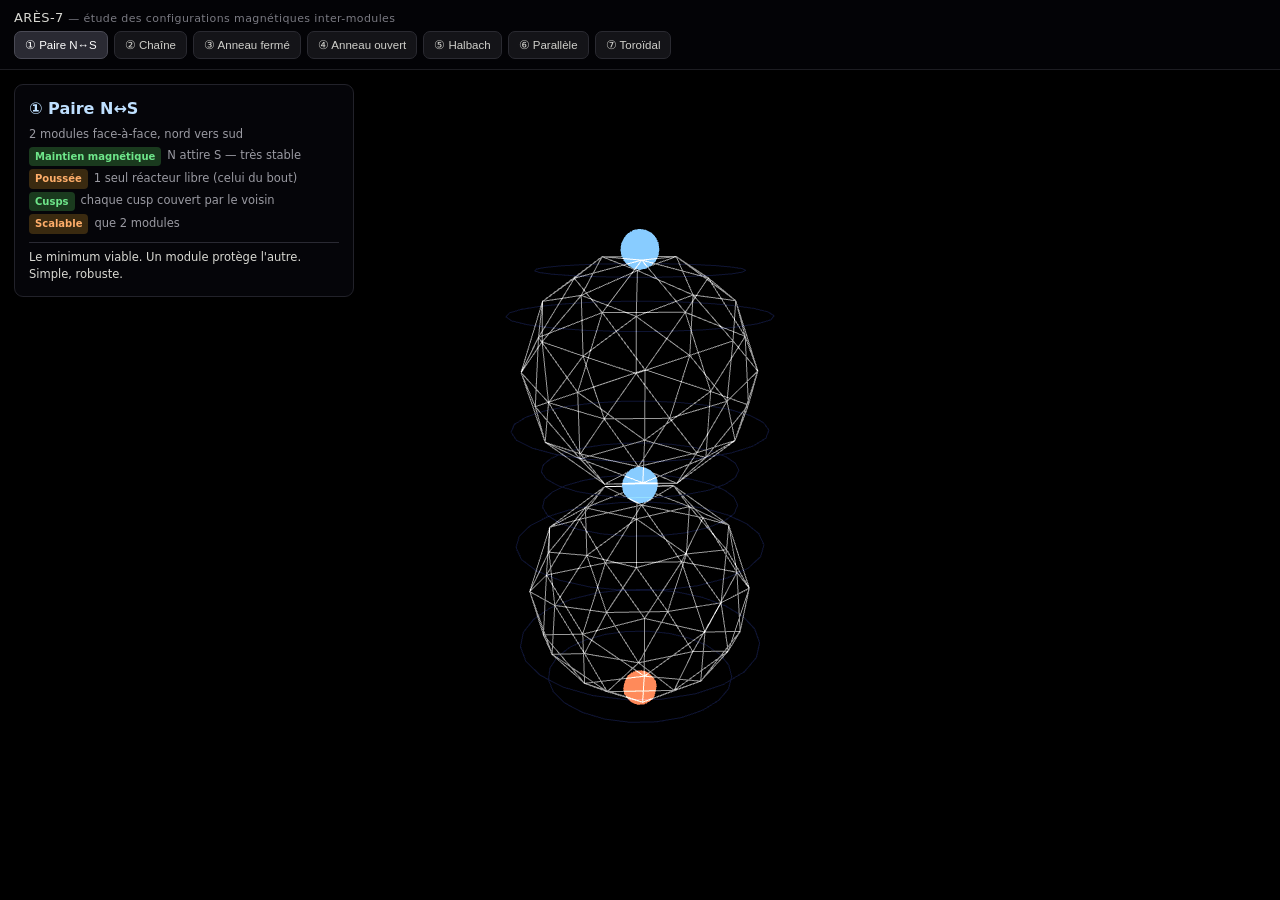
<file: viewers/multi_configs.html>
<!DOCTYPE html>
<html lang="fr">
<head>
<meta charset="UTF-8">
<meta name="viewport" content="width=device-width, initial-scale=1.0">
<title>ARÈS-7 — configurations magnétiques inter-modules</title>
<style>
  *{margin:0;padding:0;box-sizing:border-box}
  html,body{height:100%;background:#030306;color:#d8d8d2;font-family:system-ui,sans-serif;overflow:hidden}
  #wrap{display:flex;flex-direction:column;height:100vh}
  #bar{display:flex;align-items:center;gap:6px;padding:10px 14px;border-bottom:1px solid #1d1d22;flex-wrap:wrap}
  #bar h1{font-size:13px;font-weight:500;letter-spacing:.4px;width:100%}
  #bar h1 span{color:#7a7a82;font-weight:400;font-size:11px}
  button{background:#141418;color:#cfcfca;border:1px solid #2a2a31;padding:6px 10px;border-radius:7px;font-size:11.5px;cursor:pointer}
  button.on{background:#2a2a33;border-color:#4a4a55;color:#fff}
  #stage{position:relative;flex:1;min-height:0}
  canvas{display:block}
  .ov{position:absolute;pointer-events:none}
  #info{left:14px;top:14px;background:rgba(6,6,10,.9);border:1px solid #22222a;border-radius:9px;padding:12px 14px;max-width:340px;font-size:11.5px;line-height:1.55}
  #info .big{font-size:16px;font-weight:600;color:#bfe0ff}
  #info .t{color:#9a9aa2} #info .ok{color:#9be6a0} #info .warn{color:#ffae6a} #info .no{color:#ff6666}
  #info .row{display:flex;gap:6px;margin:3px 0;align-items:center}
  #info .tag{padding:2px 6px;border-radius:4px;font-size:10px;font-weight:600}
  .tg{background:#1a3a1e;color:#6ee68a} .tw{background:#3a2a10;color:#ffae6a} .tn{background:#3a1414;color:#ff6666}
</style>
</head>
<body>
<div id="wrap">
  <div id="bar">
    <h1>ARÈS-7 <span>— étude des configurations magnétiques inter-modules</span></h1>
    <button data-m="pair" class="on">① Paire N↔S</button>
    <button data-m="chain">② Chaîne</button>
    <button data-m="ring">③ Anneau fermé</button>
    <button data-m="cring">④ Anneau ouvert</button>
    <button data-m="halbach">⑤ Halbach</button>
    <button data-m="parallel">⑥ Parallèle</button>
    <button data-m="torus">⑦ Toroïdal</button>
  </div>
  <div id="stage">
    <div id="info" class="ov"></div>
  </div>
</div>
<script src="lib/three.min.js"></script>
<script>
const stage=document.getElementById('stage');
const scene=new THREE.Scene();
const camera=new THREE.PerspectiveCamera(50,1,0.1,200);
const renderer=new THREE.WebGLRenderer({antialias:true});
renderer.setPixelRatio(Math.min(window.devicePixelRatio,2));
stage.appendChild(renderer.domElement);
scene.add(new THREE.AmbientLight(0x333338,1));
const kl=new THREE.DirectionalLight(0xffffff,0.6);kl.position.set(4,6,5);scene.add(kl);
const root=new THREE.Group();root.rotation.x=0.3;scene.add(root);

const t=(1+Math.sqrt(5))/2;
const norm=v=>{const l=Math.hypot(v[0],v[1],v[2]);return[v[0]/l,v[1]/l,v[2]/l];};
function buildF2(){
  const ico=[[-1,t,0],[1,t,0],[-1,-t,0],[1,-t,0],[0,-1,t],[0,1,t],[0,-1,-t],[0,1,-t],[t,0,-1],[t,0,1],[-t,0,-1],[-t,0,1]].map(norm);
  const F=[[0,11,5],[0,5,1],[0,1,7],[0,7,10],[0,10,11],[1,5,9],[5,11,4],[11,10,2],[10,7,6],[7,1,8],[3,9,4],[3,4,2],[3,2,6],[3,6,8],[3,8,9],[4,9,5],[2,4,11],[6,2,10],[8,6,7],[9,8,1]];
  const verts=ico.slice();const cache={};
  const mid=(a,b)=>{const k=a<b?a+'_'+b:b+'_'+a;if(cache[k]!=null)return cache[k];const va=verts[a],vb=verts[b];const m=norm([(va[0]+vb[0])/2,(va[1]+vb[1])/2,(va[2]+vb[2])/2]);const i=verts.length;verts.push(m);cache[k]=i;return i;};
  const eset={};const ae=(a,b)=>{const k=a<b?a+'_'+b:b+'_'+a;eset[k]=[a,b];};const faces=[];
  for(const[a,b,c]of F){const ab=mid(a,b),bc=mid(b,c),ca=mid(c,a);faces.push([a,ab,ca],[b,bc,ab],[c,ca,bc],[ab,bc,ca]);ae(a,ab);ae(ab,b);ae(b,bc);ae(bc,c);ae(c,ca);ae(ca,a);ae(ab,bc);ae(bc,ca);ae(ca,ab);}
  return{verts,edges:Object.values(eset),faces};
}
const G=buildF2();
// ---- orientation FACE-POLE (audit croisé) : +Y = centroide de face (axe ordre 3), pas milieu d arete ----
{ const f=G.faces[3];
  const c=new THREE.Vector3((G.verts[f[0]][0]+G.verts[f[1]][0]+G.verts[f[2]][0])/3,(G.verts[f[0]][1]+G.verts[f[1]][1]+G.verts[f[2]][1])/3,(G.verts[f[0]][2]+G.verts[f[1]][2]+G.verts[f[2]][2])/3).normalize();
  const q=new THREE.Quaternion().setFromUnitVectors(c,new THREE.Vector3(0,1,0));
  G.verts=G.verts.map(v=>{const p=new THREE.Vector3(v[0],v[1],v[2]).applyQuaternion(q);return [p.x,p.y,p.z];}); }
const R=0.5;
const baseV=G.verts.map(v=>new THREE.Vector3(v[0]*R,v[1]*R,v[2]*R));
const up=new THREE.Vector3(0,1,0);

function addModule(pos,dir,grp){
  const q=new THREE.Quaternion().setFromUnitVectors(up,dir.clone().normalize());
  const M=new THREE.Matrix4().compose(pos,q,new THREE.Vector3(1,1,1));
  const tmp=new THREE.Vector3();
  // arêtes
  const ep=[];for(const[a,b]of G.edges){tmp.copy(baseV[a]).applyMatrix4(M);ep.push(tmp.x,tmp.y,tmp.z);tmp.copy(baseV[b]).applyMatrix4(M);ep.push(tmp.x,tmp.y,tmp.z);}
  const eg=new THREE.BufferGeometry();eg.setAttribute('position',new THREE.Float32BufferAttribute(ep,3));
  grp.add(new THREE.LineSegments(eg,new THREE.LineBasicMaterial({color:0xffffff,transparent:true,opacity:0.6,blending:THREE.AdditiveBlending})));
  // pôles
  const pn=pos.clone().addScaledVector(dir.clone().normalize(),R);
  const ps=pos.clone().addScaledVector(dir.clone().normalize(),-R);
  const dn=new THREE.Mesh(new THREE.SphereGeometry(0.08,10,10),new THREE.MeshBasicMaterial({color:0x88ccff}));dn.position.copy(pn);grp.add(dn);
  const ds=new THREE.Mesh(new THREE.SphereGeometry(0.08,10,10),new THREE.MeshBasicMaterial({color:0xff8a5a}));ds.position.copy(ps);grp.add(ds);
  // boucles de champ
  const perp=new THREE.Vector3(1,0,0);if(Math.abs(dir.clone().normalize().dot(perp))>0.9)perp.set(0,0,1);
  const u=new THREE.Vector3().crossVectors(dir,perp).normalize();
  const v=new THREE.Vector3().crossVectors(dir.clone().normalize(),u).normalize();
  const lp=[];
  for(const lat of[0.4,0.7]){
    const r=R*1.2*Math.sqrt(1-lat*lat);const h=R*1.2*lat;
    for(let i=0;i<24;i++){const a1=i/24*Math.PI*2,a2=(i+1)/24*Math.PI*2;
      for(const s of[1,-1]){
        const px1=pos.x+dir.clone().normalize().x*h*s+u.x*Math.cos(a1)*r+v.x*Math.sin(a1)*r;
        const py1=pos.y+dir.clone().normalize().y*h*s+u.y*Math.cos(a1)*r+v.y*Math.sin(a1)*r;
        const pz1=pos.z+dir.clone().normalize().z*h*s+u.z*Math.cos(a1)*r+v.z*Math.sin(a1)*r;
        const px2=pos.x+dir.clone().normalize().x*h*s+u.x*Math.cos(a2)*r+v.x*Math.sin(a2)*r;
        const py2=pos.y+dir.clone().normalize().y*h*s+u.y*Math.cos(a2)*r+v.y*Math.sin(a2)*r;
        const pz2=pos.z+dir.clone().normalize().z*h*s+u.z*Math.cos(a2)*r+v.z*Math.sin(a2)*r;
        lp.push(px1,py1,pz1,px2,py2,pz2);
      }
    }
  }
  const lg=new THREE.BufferGeometry();lg.setAttribute('position',new THREE.Float32BufferAttribute(lp,3));
  grp.add(new THREE.LineSegments(lg,new THREE.LineBasicMaterial({color:0x4466ff,transparent:true,opacity:0.2,blending:THREE.AdditiveBlending})));
  return{pos,dir:dir.clone().normalize(),pn,ps};
}

function addFlux(pts,grp,col){
  const lp=[];for(let i=0;i<pts.length-1;i++){lp.push(pts[i].x,pts[i].y,pts[i].z,pts[i+1].x,pts[i+1].y,pts[i+1].z);}
  const g=new THREE.BufferGeometry();g.setAttribute('position',new THREE.Float32BufferAttribute(lp,3));
  grp.add(new THREE.LineSegments(g,new THREE.LineBasicMaterial({color:col||0xff6644,transparent:true,opacity:0.5,blending:THREE.AdditiveBlending})));
}

const configs={
  pair(){
    const sp=1.0;
    addModule(new THREE.Vector3(0,sp/2,0),new THREE.Vector3(0,1,0),root);
    addModule(new THREE.Vector3(0,-sp/2,0),new THREE.Vector3(0,1,0),root);
    fitR=1.5;
    info('① Paire N↔S','2 modules face-à-face, nord vers sud',
      [['Maintien magnétique','tg','N attire S — très stable'],
       ['Poussée','tw','1 seul réacteur libre (celui du bout)'],
       ['Cusps','tg','chaque cusp couvert par le voisin'],
       ['Scalable','tw','que 2 modules']],
      'Le minimum viable. Un module protège l\'autre. Simple, robuste.');
  },
  chain(){
    const N=6,sp=1.0;
    for(let i=0;i<N;i++) addModule(new THREE.Vector3(0,i*sp-(N-1)*sp/2,0),new THREE.Vector3(0,(i%2?-1:1),0),root);
    fitR=N*sp/2+1;
    info('② Chaîne alternée','N modules N↔S↔N↔S en ligne',
      [['Maintien','tg','chaque maillon attire le suivant'],
       ['Poussée','tw','seul le bout pousse — les autres sont bouchés'],
       ['Cusps','tw','cusps latéraux exposés'],
       ['Structure','tn','flambage sous poussée — souple comme un collier']],
      'Stable en 1D mais fléchit. Les cusps latéraux restent ouverts.');
  },
  ring(){
    const N=8,r=0.5/Math.sin(Math.PI/N);
    for(let i=0;i<N;i++){const a=i/N*Math.PI*2;
      const pos=new THREE.Vector3(r*Math.cos(a),0,r*Math.sin(a));
      const tang=new THREE.Vector3(-Math.sin(a),0,Math.cos(a));
      addModule(pos,tang,root);}
    fitR=r+1.2;
    info('③ Anneau fermé (torique)','dipôles tangents au cercle — flux en boucle',
      [['Maintien','tg','le flux magnétique circule en boucle fermée — auto-stable, pas de struts'],
       ['Poussée','tn','ZÉRO — boucle fermée = loi des lacets'],
       ['Cusps','tg','chaque cusp couvert par le champ du voisin'],
       ['Structure','tg','anneau rigide par couplage magnétique']],
      'La forme la plus stable. Mais ne va nulle part — c\'est une station, pas un vaisseau.');
  },
  cring(){
    const N=8,gap=1,r=0.5/Math.sin(Math.PI/N);
    for(let i=0;i<N-gap;i++){const a=(i+0.5)*2*Math.PI/N;
      const pos=new THREE.Vector3(r*Math.cos(a),0,r*Math.sin(a));
      const tang=new THREE.Vector3(-Math.sin(a),0,Math.cos(a));
      addModule(pos,tang,root);}
    // flèche de poussée à la brèche
    const ga=0.5*2*Math.PI/N;const gp=new THREE.Vector3(r*Math.cos(Math.PI),0,r*Math.sin(Math.PI));
    const ar=new THREE.Mesh(new THREE.ConeGeometry(0.15,0.4,12),new THREE.MeshBasicMaterial({color:0xff6644}));
    ar.position.set(gp.x-0.6,0,gp.z);ar.rotation.z=Math.PI/2;root.add(ar);
    fitR=r+1.5;
    info('④ Anneau ouvert (C-shape)','anneau cassé à un point — le plasma s\'échappe par la brèche',
      [['Maintien','tg','même couplage que l\'anneau fermé, moins 1 maillon'],
       ['Poussée','tg','le flux s\'échappe par la brèche → POUSSÉE directionnelle'],
       ['Cusps','tw','2 cusps exposés aux bouts de la brèche'],
       ['Structure','tg','arc rigide par couplage magnétique']],
      'Le meilleur compromis. Tient par magnétisme, pousse par la brèche, cusps quasi-couverts. C\'est probablement LA forme.');
  },
  halbach(){
    const N=8,r=0.5/Math.sin(Math.PI/N);
    for(let i=0;i<N;i++){const a=i/N*Math.PI*2;
      const pos=new THREE.Vector3(r*Math.cos(a),0,r*Math.sin(a));
      // Halbach : direction du dipôle tourne 2x plus vite que la position
      const da=a*2;
      const dir=new THREE.Vector3(Math.cos(da),Math.sin(da),0);
      addModule(pos,dir,root);}
    fitR=r+1.5;
    info('⑤ Halbach (champ dirigé)','dipôles tournent 2× plus vite que la position → champ concentré d\'un côté',
      [['Maintien','tw','moins stable — forces latérales complexes'],
       ['Poussée','tw','pas de brèche naturelle'],
       ['Bouclier','tg','champ très fort d\'un côté, quasi-nul de l\'autre → bouclier directionnel'],
       ['Complexité','tn','orientation précise requise pour chaque module']],
      'Puissant pour le blindage directionnel. Mais difficile à maintenir et pas de poussée naturelle.');
  },
  parallel(){
    const N=7,sp=1.0;const hex=[[0,0]];
    for(let i=0;i<6;i++){const a=i/6*Math.PI*2;hex.push([sp*Math.cos(a),sp*Math.sin(a)]);}
    for(const[x,z]of hex.slice(0,N)) addModule(new THREE.Vector3(x,0,z),new THREE.Vector3(0,1,0),root);
    fitR=sp+1.2;
    info('⑥ Parallèle (radeau)','tous les dipôles alignés ↑ — comme un radeau',
      [['Maintien','tn','dipôles parallèles se REPOUSSENT latéralement — instable sans contrainte mécanique'],
       ['Poussée','tg','tous les réacteurs poussent dans le même sens → poussée cohérente maximale'],
       ['Cusps','tw','cusps tous du même côté — pas de couverture mutuelle'],
       ['Structure','tw','nécessite des struts mécaniques contre la répulsion']],
      'Poussée maximale, mais les aimants se repoussent. Il faut des attaches mécaniques — le magnétisme travaille CONTRE vous.');
  },
  torus(){
    const N=10,r=0.5/Math.sin(Math.PI/N);
    for(let i=0;i<N;i++){const a=i/N*Math.PI*2;
      const pos=new THREE.Vector3(r*Math.cos(a),0,r*Math.sin(a));
      const dir=new THREE.Vector3(0,1,0); // tous verticaux
      addModule(pos,dir,root);}
    fitR=r+1.5;
    info('⑦ Toroïdal','dipôles tous verticaux sur un anneau — champ toroïdal combiné',
      [['Maintien','tw','attraction partielle N↔S entre voisins inclinés, mais pas optimal'],
       ['Poussée','tn','symétrie annulaire → poussée nulle'],
       ['Bouclier','tg','champ toroïdal puissant — confinement type tokamak'],
       ['Complexité','tw','nécessite un contrôle fin de l\'espacement']],
      'Excellent pour le confinement plasma et le bouclier. Mais pas de poussée et maintien mécanique nécessaire.');
  }
};

function info(title,desc,rows,verdict){
  let h=`<div class="big">${title}</div><div class="t" style="margin-top:4px">${desc}</div>`;
  for(const[label,cls,txt]of rows) h+=`<div class="row"><span class="tag ${cls}">${label}</span><span class="t">${txt}</span></div>`;
  h+=`<div style="margin-top:8px;padding-top:6px;border-top:1px solid #2a2a33">${verdict}</div>`;
  document.getElementById('info').innerHTML=h;
}

let fitR=3;
function fitCamera(n){const v=camera.fov*Math.PI/180;const h=2*Math.atan(Math.tan(v/2)*camera.aspect);const dz=Math.max(n/Math.sin(v/2),n/Math.sin(h/2));camera.position.set(0,0,dz*1.1);camera.lookAt(0,0,0);}
let drag=false,px=0,py=0,autoR=true;
renderer.domElement.addEventListener('pointerdown',e=>{drag=true;autoR=false;px=e.clientX;py=e.clientY;});
window.addEventListener('pointerup',()=>drag=false);
window.addEventListener('pointermove',e=>{if(!drag)return;root.rotation.y+=(e.clientX-px)/180;root.rotation.x+=(e.clientY-py)/180;px=e.clientX;py=e.clientY;});
renderer.domElement.addEventListener('wheel',e=>{e.preventDefault();camera.position.z=Math.max(fitR*0.4,Math.min(fitR*5,camera.position.z+e.deltaY*0.004*fitR));},{passive:false});
document.querySelectorAll('#bar button[data-m]').forEach(b=>{b.onclick=function(){
  document.querySelectorAll('#bar button[data-m]').forEach(x=>x.classList.remove('on'));this.classList.add('on');
  while(root.children.length)root.remove(root.children[0]);autoR=true;
  configs[this.dataset.m]();fitCamera(fitR);};});
function resize(){const w=stage.clientWidth,h=stage.clientHeight;renderer.setSize(w,h);camera.aspect=w/h;camera.updateProjectionMatrix();fitCamera(fitR);}
window.addEventListener('resize',resize);
function loop(){requestAnimationFrame(loop);if(autoR)root.rotation.y+=0.004;renderer.render(scene,camera);}
resize();configs.pair();fitCamera(fitR);loop();
</script>
</body>
</html>
</file>
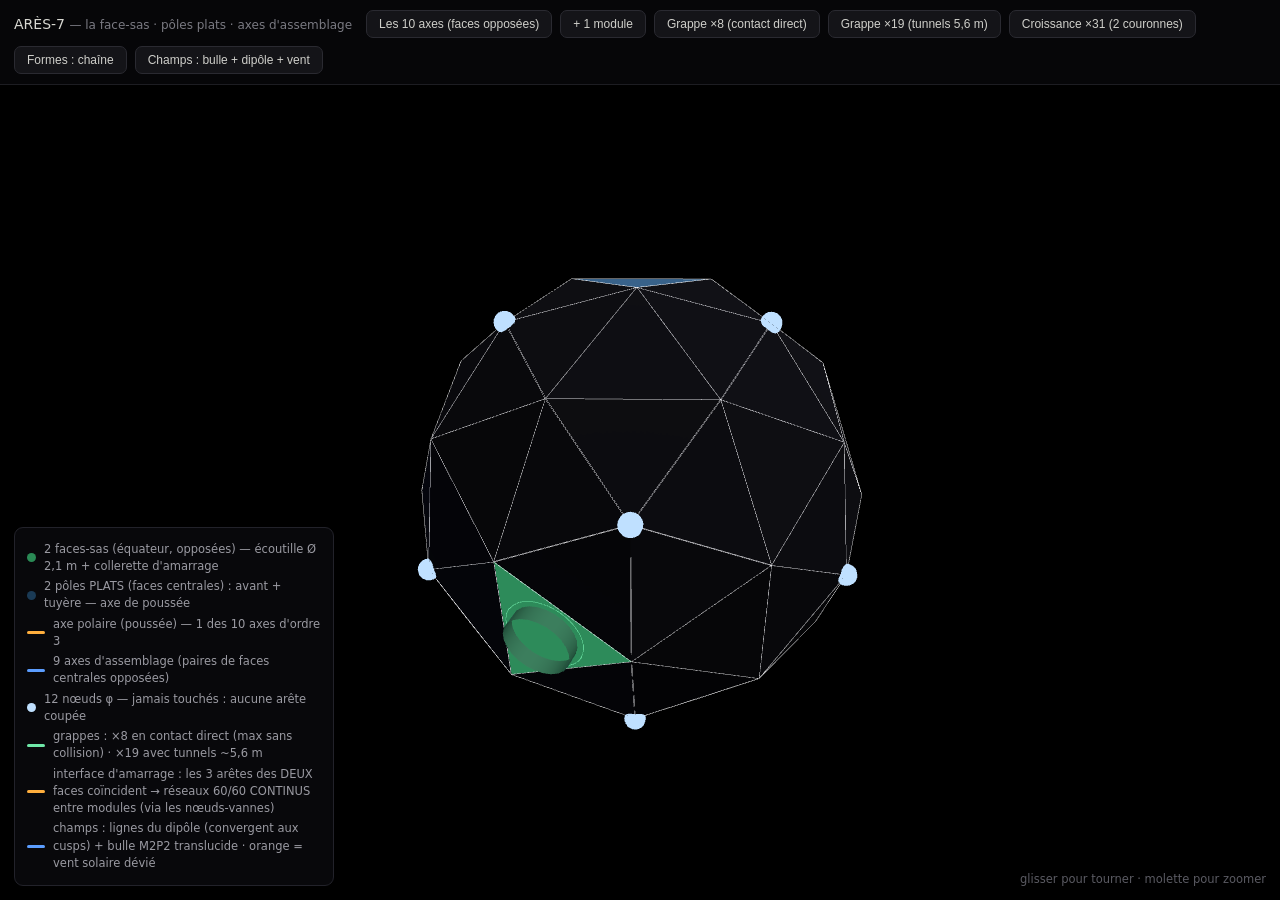
<file: viewers/sas.html>
<!DOCTYPE html>
<html lang="fr">
<head>
<meta charset="UTF-8">
<meta name="viewport" content="width=device-width, initial-scale=1.0">
<title>ARÈS-7 — face-sas & axes d'assemblage</title>
<style>
  * { margin:0; padding:0; box-sizing:border-box; }
  html,body { height:100%; background:#060608; color:#d8d8d2; font-family:system-ui,-apple-system,sans-serif; overflow:hidden; }
  #wrap { display:flex; flex-direction:column; height:100vh; }
  #bar { display:flex; align-items:center; gap:8px; padding:10px 14px; border-bottom:1px solid #1d1d22; flex-wrap:wrap; }
  #bar h1 { font-size:14px; font-weight:500; margin-right:6px; }
  #bar h1 span { color:#7a7a82; font-weight:400; font-size:12px; }
  button { background:#141418; color:#cfcfca; border:1px solid #2a2a31; padding:6px 12px; border-radius:7px; font-size:12px; cursor:pointer; }
  button.on { background:#2a2a33; border-color:#4a4a55; color:#fff; }
  #stage { position:relative; flex:1; min-height:0; }
  canvas { display:block; }
  #legend { position:absolute; left:14px; bottom:14px; background:rgba(10,10,14,.82); border:1px solid #22222a;
            border-radius:9px; padding:10px 12px; max-width:320px; font-size:11.5px; line-height:1.5; pointer-events:none; }
  #legend .row { display:flex; align-items:center; gap:8px; margin:3px 0; }
  #legend .sw { width:18px; height:3px; border-radius:2px; flex:none; }
  #legend .dot { width:9px; height:9px; border-radius:50%; flex:none; }
  #legend .t { color:#9a9aa2; }
  #hint { position:absolute; right:14px; bottom:14px; color:#5a5a62; font-size:11.5px; pointer-events:none; }
</style>
</head>
<body>
<div id="wrap">
  <div id="bar">
    <h1>ARÈS-7 <span>— la face-sas · pôles plats · axes d'assemblage</span></h1>
    <button id="bAxes">Les 10 axes (faces opposées)</button>
    <button id="bGhost">+ 1 module</button>
    <button id="bG8">Grappe ×8 (contact direct)</button>
    <button id="bG19">Grappe ×19 (tunnels 5,6 m)</button>
    <button id="bG31">Croissance ×31 (2 couronnes)</button>
    <button id="bForme">Formes : chaîne</button>
    <button id="bChamps">Champs : bulle + dipôle + vent</button>
  </div>
  <div id="stage">
    <div id="legend"></div>
    <div id="hint">glisser pour tourner · molette pour zoomer</div>
  </div>
</div>

<script src="lib/three.min.js"></script>
<script>
const stage = document.getElementById('stage');
const scene = new THREE.Scene();
const camera = new THREE.PerspectiveCamera(50, 1, 0.1, 100);
const renderer = new THREE.WebGLRenderer({ antialias:true });
renderer.setPixelRatio(Math.min(window.devicePixelRatio,2));
stage.appendChild(renderer.domElement);
scene.add(new THREE.AmbientLight(0x3a3a44, 1.0));
const key = new THREE.DirectionalLight(0xffffff, 0.85); key.position.set(4,6,5); scene.add(key);
const rim = new THREE.DirectionalLight(0x5577ff, 0.35); rim.position.set(-5,-3,-4); scene.add(rim);
const root = new THREE.Group(); root.rotation.x = 0.3; scene.add(root);

// ---------- géodésique f2 (identique aux autres viewers) ----------
function norm(v){ const l=Math.hypot(v[0],v[1],v[2]); return [v[0]/l,v[1]/l,v[2]/l]; }
function buildF2(){
  const t=(1+Math.sqrt(5))/2;
  const ico=[[-1,t,0],[1,t,0],[-1,-t,0],[1,-t,0],[0,-1,t],[0,1,t],[0,-1,-t],[0,1,-t],[t,0,-1],[t,0,1],[-t,0,-1],[-t,0,1]].map(norm);
  const F=[[0,11,5],[0,5,1],[0,1,7],[0,7,10],[0,10,11],[1,5,9],[5,11,4],[11,10,2],[10,7,6],[7,1,8],[3,9,4],[3,4,2],[3,2,6],[3,6,8],[3,8,9],[4,9,5],[2,4,11],[6,2,10],[8,6,7],[9,8,1]];
  const verts=ico.slice(); const cache={};
  const mid=(a,b)=>{ const k=a<b?a+'_'+b:b+'_'+a; if(cache[k]!=null)return cache[k]; const va=verts[a],vb=verts[b]; const m=norm([(va[0]+vb[0])/2,(va[1]+vb[1])/2,(va[2]+vb[2])/2]); const i=verts.length; verts.push(m); cache[k]=i; return i; };
  const eset={}; const ae=(a,b)=>{ const k=a<b?a+'_'+b:b+'_'+a; eset[k]=[a,b]; };
  const faces=[];
  for(const [a,b,c] of F){ const ab=mid(a,b),bc=mid(b,c),ca=mid(c,a);
    faces.push([a,ab,ca],[b,bc,ab],[c,ca,bc],[ab,bc,ca]);
    ae(a,ab);ae(ab,b);ae(b,bc);ae(bc,c);ae(c,ca);ae(ca,a);ae(ab,bc);ae(bc,ca);ae(ca,ab); }
  return { verts, edges:Object.values(eset), faces, orig:12 };
}
const G = buildF2();
const v3 = a => new THREE.Vector3(a[0],a[1],a[2]);
const fcRaw = f => new THREE.Vector3().add(v3(G.verts[f[0]])).add(v3(G.verts[f[1]])).add(v3(G.verts[f[2]])).multiplyScalar(1/3);

// ---------- orientation FACE-PÔLE (validée) ----------
const q = new THREE.Quaternion().setFromUnitVectors(fcRaw(G.faces[3]).clone().normalize(), new THREE.Vector3(0,1,0));
G.verts = G.verts.map(a => { const p = v3(a).applyQuaternion(q); return [p.x,p.y,p.z]; });

// ---------- faces centrales : indices i*4+3 ; pôles = |cy|max ----------
const central = []; for(let i=0;i<20;i++) central.push(i*4+3);
const cInfo = central.map(fi => { const c = fcRaw(G.faces[fi]); return { fi, c, n: c.clone().normalize() }; });
cInfo.sort((a,b)=>Math.abs(b.c.y)-Math.abs(a.c.y));
const polar = [cInfo[0], cInfo[1]];                                    // les 2 pôles plats
const rest  = cInfo.slice(2);
// paires antipodales parmi les 18 restantes (9 axes d'assemblage)
const pairs = [];
const used = new Set();
for(const A of rest){ if(used.has(A.fi)) continue;
  let best=null, bd=1e9;
  for(const B of rest){ if(B.fi===A.fi||used.has(B.fi)) continue;
    const d = A.n.clone().add(B.n).length(); if(d<bd){bd=d;best=B;} }
  if(best){ used.add(A.fi); used.add(best.fi); pairs.push([A,best]); } }
// la paire SAS = la plus proche de l'équateur
pairs.sort((p,q2)=>Math.abs(p[0].c.y)-Math.abs(q2[0].c.y));
const sasPair = pairs[0];

// ---------- rendu coque ----------
function faceMesh(){
  const grp=new THREE.Group();
  const buckets = { normal:[], polar:[], sas:[] };
  const sasSet = new Set([sasPair[0].fi, sasPair[1].fi]);
  const polSet = new Set([polar[0].fi, polar[1].fi]);
  G.faces.forEach((f,k)=>{
    const dst = sasSet.has(k)?buckets.sas : polSet.has(k)?buckets.polar : buckets.normal;
    for(const idx of f){ const v=G.verts[idx]; dst.push(v[0],v[1],v[2]); }
  });
  const mk=(arr,mat)=>{ const g=new THREE.BufferGeometry();
    g.setAttribute('position',new THREE.Float32BufferAttribute(arr,3)); g.computeVertexNormals();
    grp.add(new THREE.Mesh(g,mat)); };
  mk(buckets.normal, new THREE.MeshStandardMaterial({color:0x0d0d11, roughness:1, side:THREE.DoubleSide, flatShading:true}));
  mk(buckets.polar,  new THREE.MeshStandardMaterial({color:0x223344, emissive:0x1a3a55, emissiveIntensity:.8, roughness:1, side:THREE.DoubleSide, flatShading:true}));
  mk(buckets.sas,    new THREE.MeshStandardMaterial({color:0x1d3a2a, emissive:0x2a8a55, emissiveIntensity:.9, roughness:1, side:THREE.DoubleSide, flatShading:true}));
  return grp;
}
function edgeLines(verts, color, opacity){
  const pos=[];
  for(const [a,b] of G.edges){ const va=verts[a],vb=verts[b]; pos.push(va[0],va[1],va[2], vb[0],vb[1],vb[2]); }
  const g=new THREE.BufferGeometry(); g.setAttribute('position',new THREE.Float32BufferAttribute(pos,3));
  return new THREE.LineSegments(g,new THREE.LineBasicMaterial({color, transparent:true, opacity, blending:THREE.AdditiveBlending}));
}
function phiNodes(){
  const grp=new THREE.Group();
  for(let i=0;i<G.orig;i++){ const v=G.verts[i];
    const s=new THREE.Mesh(new THREE.SphereGeometry(0.045,12,12), new THREE.MeshBasicMaterial({color:0xbfe0ff}));
    s.position.set(v[0],v[1],v[2]); grp.add(s); }
  return grp;
}
// écoutille + collerette sur chaque face-sas
function sasHatch(info){
  const grp=new THREE.Group();
  const f=G.faces[info.fi];
  const A=v3(G.verts[f[0]]), B=v3(G.verts[f[1]]), C=v3(G.verts[f[2]]);
  const cen=new THREE.Vector3().add(A).add(B).add(C).multiplyScalar(1/3);
  const n=info.n;
  const a=B.distanceTo(C), b=A.distanceTo(C), c=A.distanceTo(B);
  const s=(a+b+c)/2, area=Math.sqrt(s*(s-a)*(s-b)*(s-c)), rin=area/s*0.92;
  // anneau de l'écoutille
  const T1=new THREE.Vector3().crossVectors(n, Math.abs(n.y)<0.9?new THREE.Vector3(0,1,0):new THREE.Vector3(1,0,0)).normalize();
  const T2=new THREE.Vector3().crossVectors(n,T1).normalize();
  const pts=[];
  for(let i=0;i<=48;i++){ const t=i/48*Math.PI*2;
    pts.push(cen.clone().addScaledVector(T1,Math.cos(t)*rin).addScaledVector(T2,Math.sin(t)*rin)); }
  grp.add(new THREE.Line(new THREE.BufferGeometry().setFromPoints(pts),
    new THREE.LineBasicMaterial({color:0x6fe8a8})));
  // collerette (petit cylindre d'amarrage)
  const col=new THREE.Mesh(new THREE.CylinderGeometry(rin*0.85, rin*0.85, 0.07, 24, 1, true),
    new THREE.MeshStandardMaterial({color:0x2a4a38, emissive:0x1a5a3a, emissiveIntensity:.5, side:THREE.DoubleSide}));
  col.position.copy(cen).addScaledVector(n, 0.035);
  col.quaternion.setFromUnitVectors(new THREE.Vector3(0,1,0), n);
  grp.add(col);
  return grp;
}
// interface d'amarrage : les 3 arêtes des DEUX faces coïncident (la réflexion fixe le plan)
function ifaceMark(info){
  const f=G.faces[info.fi];
  const pts=[0,1,2,0].map(i=>v3(G.verts[f[i%3]]));
  const g=new THREE.BufferGeometry().setFromPoints(pts);
  return new THREE.Line(g,new THREE.LineBasicMaterial({color:0xffae3d, transparent:true, opacity:1, blending:THREE.AdditiveBlending}));
}
// module fantôme amarré sas-contre-sas (réflexion sur le plan de la face-sas)
function ghostModule(info){
  const f=G.faces[info.fi], n=info.n;
  const d = v3(G.verts[f[0]]).dot(n);
  const refl = p => { const P=v3(p); return P.addScaledVector(n, -2*(P.dot(n)-d)); };
  const gv = G.verts.map(p=>{ const r=refl(p); return [r.x,r.y,r.z]; });
  const grp=new THREE.Group();
  grp.add(edgeLines(gv, 0x88ccff, 0.35));
  grp.add(ifaceMark(info));
  grp.userData.centers=[[n.x*2*d, n.y*2*d, n.z*2*d]];
  return grp;
}
// grappes d'amarrage : 8 en contact direct (max sans collision) / 19 avec tunnels
function reflVerts(info, t){
  const n=info.n, f=G.faces[info.fi];
  const dF = v3(G.verts[f[0]]).dot(n);
  return G.verts.map(p=>{ const P=v3(p); P.addScaledVector(n, -2*(P.dot(n)-dF)); if(t) P.addScaledVector(n, t); return [P.x,P.y,P.z]; });
}
function bestEight(ports){
  // collision si angle < 2·asin(1/(2d)) ; recherche exacte par masque de bits
  const dF = v3(G.verts[G.faces[ports[0].fi][0]]).dot(ports[0].n);
  const need = Math.cos(2*Math.asin(1/(2*dF)));   // cos du seuil : conflit si dot > need
  const n=ports.length, adj=new Array(n).fill(0);
  for(let i=0;i<n;i++)for(let j=0;j<n;j++) if(i!==j && ports[i].n.dot(ports[j].n) > need+1e-9) adj[i]|=(1<<j);
  let best=0, bm=0;
  for(let m=0;m<(1<<n);m++){ let ok=true,c=0;
    for(let i=0;i<n&&ok;i++) if(m&(1<<i)){ c++; if(adj[i]&m) ok=false; }
    if(ok&&c>best){best=c;bm=m;} }
  return ports.filter((_,i)=>bm&(1<<i));
}
function clusterGroup(mode){
  const grp=new THREE.Group();
  const dF = v3(G.verts[G.faces[rest[0].fi][0]]).dot(rest[0].n);
  const t = mode==='t19' ? (1/Math.sin(20.9*Math.PI/360*2)) - 2*dF : 0;  // tunnel ~0,93 (unités R=1)
  const ports = mode==='t19' ? rest : bestEight(rest);
  for(const p of ports){
    grp.add(edgeLines(reflVerts(p, t), 0x88ccff, 0.28));
    grp.add(ifaceMark(p));
    if(t>0){ // tunnel visible
      const tun=new THREE.Mesh(new THREE.CylinderGeometry(0.14,0.14,t,12,1,true),
        new THREE.MeshBasicMaterial({color:0x6fe8a8, transparent:true, opacity:.45, side:THREE.DoubleSide}));
      tun.position.copy(p.n.clone().multiplyScalar(dF + t/2));
      tun.quaternion.setFromUnitVectors(new THREE.Vector3(0,1,0), p.n);
      grp.add(tun);
    }
  }
  grp.userData.centers = ports.map(p=>[p.n.x*(2*dF+t), p.n.y*(2*dF+t), p.n.z*(2*dF+t)]);
  return grp;
}
// croissance corail : couronnes successives par réflexions composées (contact direct)
function growCluster(shells){
  const dot3=(a,b)=>a[0]*b[0]+a[1]*b[1]+a[2]*b[2];
  const P = rest.map(p=>({n:[p.n.x,p.n.y,p.n.z], d:v3(G.verts[G.faces[p.fi][0]]).dot(p.n)}));
  const reflOf=p=>({A:[[1-2*p.n[0]*p.n[0],-2*p.n[0]*p.n[1],-2*p.n[0]*p.n[2]],
                       [-2*p.n[1]*p.n[0],1-2*p.n[1]*p.n[1],-2*p.n[1]*p.n[2]],
                       [-2*p.n[2]*p.n[0],-2*p.n[2]*p.n[1],1-2*p.n[2]*p.n[2]]],
                    b:[2*p.d*p.n[0],2*p.d*p.n[1],2*p.d*p.n[2]]});
  const compose=(T,R)=>({A:[0,1,2].map(i=>[0,1,2].map(j=>T.A[i][0]*R.A[0][j]+T.A[i][1]*R.A[1][j]+T.A[i][2]*R.A[2][j])),
                         b:[0,1,2].map(i=>dot3(T.A[i],R.b)+T.b[i])});
  const refls=P.map(reflOf);
  const mods=[{T:{A:[[1,0,0],[0,1,0],[0,0,1]],b:[0,0,0]},c:[0,0,0],shell:0}];
  let queue=[mods[0]];
  for(let s=1;s<=shells;s++){ const added=[];
    for(const m of queue) for(const R of refls){
      const T2=compose(m.T,R), c2=T2.b;
      if(mods.some(x=>Math.hypot(x.c[0]-c2[0],x.c[1]-c2[1],x.c[2]-c2[2])<1.86)) continue;
      const nm={T:T2,c:c2,shell:s}; mods.push(nm); added.push(nm);
    }
    queue=added;
  }
  const grp=new THREE.Group();
  const cols=[0,0x88ccff,0x6fe8a8,0xffae3d];
  for(const m of mods){ if(m.shell===0) continue;
    const tv=G.verts.map(p=>{const q=[dot3(m.T.A[0],p)+m.T.b[0],dot3(m.T.A[1],p)+m.T.b[1],dot3(m.T.A[2],p)+m.T.b[2]];return q;});
    grp.add(edgeLines(tv, cols[m.shell]||0x88ccff, m.shell===1?0.32:0.2));
  }
  grp.userData.centers = mods.filter(m=>m.shell>0).map(m=>m.c);
  return grp;
}
// formes assemblées : chaîne / anneau fermé / croix (mêmes réflexions exactes)
function shapesGroup(mode){
  const dot3=(a,b)=>a[0]*b[0]+a[1]*b[1]+a[2]*b[2];
  const P = cInfo.map(p=>({n:[p.n.x,p.n.y,p.n.z], d:v3(G.verts[G.faces[p.fi][0]]).dot(p.n)}));
  const reflOf=p=>({A:[[1-2*p.n[0]*p.n[0],-2*p.n[0]*p.n[1],-2*p.n[0]*p.n[2]],
                       [-2*p.n[1]*p.n[0],1-2*p.n[1]*p.n[1],-2*p.n[1]*p.n[2]],
                       [-2*p.n[2]*p.n[0],-2*p.n[2]*p.n[1],1-2*p.n[2]*p.n[2]]],
                    b:[2*p.d*p.n[0],2*p.d*p.n[1],2*p.d*p.n[2]]});
  const compose=(T,R)=>({A:[0,1,2].map(i=>[0,1,2].map(j=>T.A[i][0]*R.A[0][j]+T.A[i][1]*R.A[1][j]+T.A[i][2]*R.A[2][j])),
                         b:[0,1,2].map(i=>dot3(T.A[i],R.b)+T.b[i])});
  const refls=P.map(reflOf), I0={A:[[1,0,0],[0,1,0],[0,0,1]],b:[0,0,0]};
  const chainAlong=(start,n,len)=>{ // prolonge tout droit : à chaque pas, la réflexion qui avance le plus selon n
    const out=[start]; let T=start;
    for(let k=0;k<len;k++){ let bst=null,bd=-1e9;
      for(const R of refls){ const T2=compose(T,R); const adv=dot3(T2.b,n);
        if(adv>bd+1e-6){bd=adv;bst=T2;} }
      out.push(bst); T=bst; }
    return out;
  };
  let mods=[];
  if(mode==='chaine'){ mods=chainAlong(I0,[rest[0].n.x,rest[0].n.y,rest[0].n.z],5); }
  else if(mode==='anneau'){ // cherche un cycle fermé court (BFS profondeur 3)
    const seen=new Map([["0.000,0.000,0.000",[I0]]]);
    let layer=[{T:I0,path:[I0]}], found=null;
    for(let s=1;s<=3&&!found;s++){ const nx=[];
      for(const nd of layer) for(const R of refls){ const T2=compose(nd.T,R);
        const key=T2.b.map(x=>x.toFixed(3)).join(",");
        const p2=[...nd.path,T2];
        if(seen.has(key)){ const p1=seen.get(key);
          if(p1.length+p2.length>=5 && p1.length>1||s>1){ found=[...p1,...p2]; break; } continue; }
        seen.set(key,p2); nx.push({T:T2,path:p2}); }
      layer=nx; }
    mods=found||[I0];
  }
  else { // croix : 4 bras de 2 modules sur des ports compatibles (>=65 deg)
    const picks=[];
    for(const p of P.slice(2)){ if(picks.every(q=>Math.acos(Math.max(-1,Math.min(1,dot3(q.n,p.n))))>1.13)) picks.push(p); if(picks.length===4) break; }
    mods=[I0];
    for(const p of picks){ const arm=chainAlong(compose(I0,reflOf(p)),p.n,1); mods.push(...arm); }
  }
  // dédup + rendu
  const grp=new THREE.Group(), seenC=new Set(), cs=[];
  for(const T of mods){ const k=T.b.map(x=>x.toFixed(2)).join(",");
    if(seenC.has(k))continue; seenC.add(k);
    const isC = Math.hypot(T.b[0],T.b[1],T.b[2])<0.01;
    if(!isC) cs.push(T.b);
    const tv=G.verts.map(p=>[dot3(T.A[0],p)+T.b[0],dot3(T.A[1],p)+T.b[1],dot3(T.A[2],p)+T.b[2]]);
    grp.add(edgeLines(tv, isC?0xffffff:0x88ccff, isC?0.5:0.3)); }
  grp.userData.centers=cs;
  return grp;
}
// champs PAR MODULE : dipôle + petite bulle, + grande bulle commune + vent (transparents, depthWrite off)
function fieldsKit(c){
  const grp=new THREE.Group();
  for(const L of [1.5,2.1]) for(let k=0;k<4;k++){
    const ph=k*Math.PI/2, pts=[];
    for(let i=0;i<=48;i++){const th=0.25+(Math.PI-0.5)*i/48; const r=L*Math.sin(th)*Math.sin(th);
      if(r<1.03) continue;
      pts.push(new THREE.Vector3(r*Math.sin(th)*Math.cos(ph), r*Math.cos(th), r*Math.sin(th)*Math.sin(ph)));}
    if(pts.length>2) grp.add(new THREE.Line(new THREE.BufferGeometry().setFromPoints(pts),
      new THREE.LineBasicMaterial({color:0x5b9dff, transparent:true, opacity:.3, depthWrite:false, blending:THREE.AdditiveBlending})));
  }
  grp.add(new THREE.Mesh(new THREE.SphereGeometry(1.45,24,18),
    new THREE.MeshBasicMaterial({color:0x8fd0ff, transparent:true, opacity:.035, depthWrite:false})));
  grp.position.set(c[0],c[1],c[2]);
  return grp;
}
let champs=null, champsOn=false;
function champsRefresh(){
  if(champs){ root.remove(champs); champs=null; }
  if(!champsOn) return;
  champs=new THREE.Group();
  const centers=[[0,0,0]];
  for(const g of [ghost,g8,g19,g31,forme]) if(g&&g.visible&&g.userData.centers) centers.push(...g.userData.centers);
  let maxR=0; for(const c of centers) maxR=Math.max(maxR,Math.hypot(c[0],c[1],c[2]));
  for(const c of centers) champs.add(fieldsKit(c));
  const Rb=maxR+2.4;
  champs.add(new THREE.Mesh(new THREE.SphereGeometry(Rb,32,24),
    new THREE.MeshBasicMaterial({color:0x5b9dff, transparent:true, opacity:.025, depthWrite:false})));
  for(let k=0;k<14;k++){
    const y0=-Rb*1.1+2.2*Rb*1.1*k/13, z0=(k%2?0.3*Rb:-0.3*Rb), pts=[];
    for(let i=0;i<=60;i++){const x=Rb*2-Rb*4*i/60; let p=new THREE.Vector3(x,y0,z0);
      const r=p.length(); if(r<Rb*1.03) p.multiplyScalar(Rb*1.03/r);
      pts.push(p);}
    champs.add(new THREE.Line(new THREE.BufferGeometry().setFromPoints(pts),
      new THREE.LineBasicMaterial({color:0xffae3d, transparent:true, opacity:.35, depthWrite:false, blending:THREE.AdditiveBlending})));
  }
  root.add(champs);
}
// axes d'assemblage
function axesGroup(){
  const grp=new THREE.Group();
  const mkLine=(n,color,op)=>{ const g=new THREE.BufferGeometry().setFromPoints(
      [n.clone().multiplyScalar(-1.45), n.clone().multiplyScalar(1.45)]);
    grp.add(new THREE.Line(g,new THREE.LineBasicMaterial({color, transparent:true, opacity:op}))); };
  mkLine(new THREE.Vector3(0,1,0), 0xffae3d, 0.9);          // axe polaire = poussée
  for(const [A] of pairs) mkLine(A.n, 0x5b9dff, 0.45);       // 9 axes d'assemblage
  return grp;
}

// ---------- assemblage de la scène ----------
root.add(faceMesh());
root.add(edgeLines(G.verts, 0xffffff, 0.8));
root.add(phiNodes());
root.add(sasHatch(sasPair[0]));
root.add(sasHatch(sasPair[1]));
const axes = axesGroup(); axes.visible=false; root.add(axes);
const ghost = ghostModule(sasPair[0]); ghost.visible=false; root.add(ghost);
let g8=null, g19=null, g31=null; // grappes construites au premier clic
let forme=null, formeMode=-1; const FORMES=['chaine','anneau','croix'], FLBL={chaine:'chaîne',anneau:'anneau fermé',croix:'croix'};

document.getElementById('legend').innerHTML =
 `<div class="row"><span class="dot" style="background:#2a8a55"></span><span class="t">2 faces-sas (équateur, opposées) — écoutille Ø 2,1 m + collerette d'amarrage</span></div>
  <div class="row"><span class="dot" style="background:#1a3a55"></span><span class="t">2 pôles PLATS (faces centrales) : avant + tuyère — axe de poussée</span></div>
  <div class="row"><span class="sw" style="background:#ffae3d"></span><span class="t">axe polaire (poussée) — 1 des 10 axes d'ordre 3</span></div>
  <div class="row"><span class="sw" style="background:#5b9dff"></span><span class="t">9 axes d'assemblage (paires de faces centrales opposées)</span></div>
  <div class="row"><span class="dot" style="background:#bfe0ff"></span><span class="t">12 nœuds φ — jamais touchés : aucune arête coupée</span></div>
  <div class="row"><span class="sw" style="background:#6fe8a8"></span><span class="t">grappes : ×8 en contact direct (max sans collision) · ×19 avec tunnels ~5,6 m</span></div>
  <div class="row"><span class="sw" style="background:#ffae3d"></span><span class="t">interface d'amarrage : les 3 arêtes des DEUX faces coïncident → réseaux 60/60 CONTINUS entre modules (via les nœuds-vannes)</span></div>
  <div class="row"><span class="sw" style="background:#5b9dff"></span><span class="t">champs : lignes du dipôle (convergent aux cusps) + bulle M2P2 translucide · orange = vent solaire dévié</span></div>`;

// ---------- interactions ----------
function fitCamera(){ const v=camera.fov*Math.PI/180; const h=2*Math.atan(Math.tan(v/2)*camera.aspect);
  const need=1.6; const dz=Math.max(need/Math.sin(v/2), need/Math.sin(h/2));
  camera.position.set(0,0,dz*1.05); camera.lookAt(0,0,0); }
let drag=false,px=0,py=0,autoR=true;
renderer.domElement.addEventListener('pointerdown',e=>{drag=true;autoR=false;px=e.clientX;py=e.clientY;});
window.addEventListener('pointerup',()=>drag=false);
window.addEventListener('pointermove',e=>{if(!drag)return;root.rotation.y+=(e.clientX-px)/180;root.rotation.x+=(e.clientY-py)/180;px=e.clientX;py=e.clientY;});
renderer.domElement.addEventListener('wheel',e=>{e.preventDefault();camera.position.z=Math.max(1.1,Math.min(14,camera.position.z+e.deltaY*0.005));},{passive:false});
document.getElementById('bAxes').onclick=function(){ axes.visible=!axes.visible; this.classList.toggle('on',axes.visible); };
document.getElementById('bChamps').onclick=function(){
  champsOn=!champsOn; this.classList.toggle('on',champsOn); champsRefresh();
};
function toggleCluster(which, btn){
  const mk=(g)=>{g.visible=false;root.add(g);return g;};
  const map={ghost:()=>ghost, g8:()=>g8||(g8=mk(clusterGroup('d8'))), g19:()=>g19||(g19=mk(clusterGroup('t19'))), g31:()=>g31||(g31=mk(growCluster(2)))};
  const target=map[which]();
  const wasOn=target.visible;
  ghost.visible=false; if(g8)g8.visible=false; if(g19)g19.visible=false; if(g31)g31.visible=false;
  if(forme){ root.remove(forme); forme=null; formeMode=-1; document.getElementById('bForme').textContent='Formes : chaîne'; }
  for(const id of ['bGhost','bG8','bG19','bG31','bForme']) document.getElementById(id).classList.remove('on');
  if(!wasOn){ target.visible=true; btn.classList.add('on'); }
  champsRefresh();
}
document.getElementById('bForme').onclick=function(){
  ghost.visible=false; if(g8)g8.visible=false; if(g19)g19.visible=false; if(g31)g31.visible=false;
  for(const id of ['bGhost','bG8','bG19','bG31']) document.getElementById(id).classList.remove('on');
  formeMode=(formeMode+1)%FORMES.length;
  if(forme) root.remove(forme);
  forme=shapesGroup(FORMES[formeMode]); root.add(forme);
  this.classList.add('on');
  this.textContent='Formes : '+FLBL[FORMES[formeMode]]+' →';
  champsRefresh();
};
document.getElementById('bGhost').onclick=function(){ toggleCluster('ghost',this); };
document.getElementById('bG8').onclick=function(){ toggleCluster('g8',this); };
document.getElementById('bG19').onclick=function(){ toggleCluster('g19',this); };
document.getElementById('bG31').onclick=function(){ toggleCluster('g31',this); };
function resize(){ const w=stage.clientWidth,h=stage.clientHeight; renderer.setSize(w,h); camera.aspect=w/h; camera.updateProjectionMatrix(); fitCamera(); }
window.addEventListener('resize',resize);
(function loop(){ requestAnimationFrame(loop); if(autoR) root.rotation.y+=0.0032; renderer.render(scene,camera); })();
resize();
</script>
</body>
</html>
</file>
<file: assets/style.css>
/* ============================================================
   ARÈS-7 — site de consultation
   Esthétique : sombre #060608, accents bleu/blanc, sobre, "ne pique pas les yeux"
   ============================================================ */

:root {
  --bg:        #060608;
  --bg-elev:   #0b0c11;
  --bg-card:   #101219;
  --bg-card-2: #14161f;
  --line:      #1c1f2b;
  --line-soft: #15171f;

  --text:      #c7ccdb;
  --text-dim:  #767c90;
  --text-bright:#eef1fa;

  --accent:    #5b9dff;
  --accent-2:  #8fd0ff;
  --accent-dim:#27406e;

  /* code couleur d'honnêteté — l'ADN du projet */
  --h-green:  #35d39a;
  --h-yellow: #f3c44a;
  --h-blue:   #4aa3ff;
  --h-wall:   #ff5d77;

  --radius: 12px;
  --maxw: 960px;
  --sidebar: 260px;

  --font: "Inter", "Segoe UI", system-ui, -apple-system, Roboto, sans-serif;
  --mono: "JetBrains Mono", "SF Mono", "Consolas", ui-monospace, monospace;
}

* { box-sizing: border-box; }

html { scroll-behavior: smooth; scroll-padding-top: 90px; }

body {
  margin: 0;
  background: var(--bg);
  color: var(--text);
  font-family: var(--font);
  font-size: 15.5px;
  line-height: 1.65;
  -webkit-font-smoothing: antialiased;
  text-rendering: optimizeLegibility;
}

/* fond cosmique très discret */
body::before {
  content: "";
  position: fixed; inset: 0;
  background:
    radial-gradient(1200px 700px at 78% -8%, rgba(91,157,255,.10), transparent 60%),
    radial-gradient(900px 600px at 8% 12%, rgba(143,208,255,.05), transparent 55%);
  pointer-events: none; z-index: 0;
}

a { color: var(--accent); text-decoration: none; }
a:hover { color: var(--accent-2); }

/* ---------- Layout ---------- */
.shell { display: flex; min-height: 100vh; position: relative; z-index: 1; }

/* ---------- Sidebar nav ---------- */
.sidebar {
  width: var(--sidebar);
  flex: 0 0 var(--sidebar);
  border-right: 1px solid var(--line);
  padding: 22px 18px 40px;
  position: sticky; top: 0; align-self: flex-start;
  height: 100vh; overflow-y: auto;
  background: linear-gradient(180deg, rgba(13,14,19,.7), rgba(6,6,8,.4));
  backdrop-filter: blur(6px);
}
.brand { display: flex; align-items: baseline; gap: 9px; margin-bottom: 4px; }
.brand .logo {
  font-family: var(--mono); font-weight: 700; letter-spacing: 2px;
  font-size: 20px; color: var(--text-bright);
}
.brand .seven {
  color: var(--accent); text-shadow: 0 0 16px rgba(91,157,255,.6);
}
.brand-sub { font-size: 11px; color: var(--text-dim); letter-spacing: .4px; margin: 0 0 18px; }

.nav { list-style: none; margin: 0; padding: 0; }
.nav li { margin: 1px 0; }
.nav a {
  display: block; padding: 7px 11px; border-radius: 8px;
  color: var(--text-dim); font-size: 13.5px; font-weight: 500;
  border-left: 2px solid transparent; transition: all .15s ease;
}
.nav a:hover { color: var(--text); background: var(--bg-card); }
.nav a.active {
  color: var(--text-bright); background: var(--bg-card);
  border-left-color: var(--accent);
}
.nav .nav-num { font-family: var(--mono); font-size: 11px; color: var(--accent-dim); margin-right: 7px; }
.nav a.active .nav-num { color: var(--accent); }

/* ---------- Main ---------- */
.main { flex: 1; min-width: 0; }

/* barre filtre honnêteté — sticky */
.filterbar {
  position: sticky; top: 0; z-index: 20;
  display: flex; align-items: center; gap: 10px; flex-wrap: wrap;
  padding: 11px 26px;
  background: rgba(8,9,13,.82);
  border-bottom: 1px solid var(--line);
  backdrop-filter: blur(10px);
}
.filterbar .fb-label { font-size: 11.5px; color: var(--text-dim); letter-spacing: .5px; text-transform: uppercase; margin-right: 2px; }
.toggle {
  display: inline-flex; align-items: center; gap: 7px;
  padding: 5px 11px 5px 9px; border-radius: 999px;
  border: 1px solid var(--line); background: var(--bg-card);
  font-size: 12.5px; color: var(--text); cursor: pointer;
  user-select: none; transition: all .15s ease;
}
.toggle .dot { width: 9px; height: 9px; border-radius: 50%; box-shadow: 0 0 8px currentColor; }
.toggle[data-c="green"]  .dot { background: var(--h-green);  color: var(--h-green); }
.toggle[data-c="yellow"] .dot { background: var(--h-yellow); color: var(--h-yellow); }
.toggle[data-c="blue"]   .dot { background: var(--h-blue);   color: var(--h-blue); }
.toggle[data-c="wall"]   .dot { background: var(--h-wall);   color: var(--h-wall); }
.toggle.off { opacity: .38; border-style: dashed; }
.toggle.off .dot { box-shadow: none; }
.filterbar .search {
  margin-left: auto; display: flex; align-items: center; gap: 8px;
  background: var(--bg-card); border: 1px solid var(--line);
  border-radius: 999px; padding: 5px 14px; min-width: 180px;
}
.filterbar .search input {
  background: none; border: none; outline: none; color: var(--text);
  font-family: var(--font); font-size: 13px; width: 100%;
}
.filterbar .search svg { flex: 0 0 14px; opacity: .5; }

/* ---------- Content ---------- */
.content { max-width: var(--maxw); margin: 0 auto; padding: 0 26px 120px; }

section.chapter { padding: 56px 0 8px; border-top: 1px solid var(--line-soft); }
section.chapter:first-of-type { border-top: none; }
.chapter > h2 {
  font-size: 26px; font-weight: 700; color: var(--text-bright);
  margin: 0 0 4px; letter-spacing: -.2px;
}
.chapter > h2 .sec-num {
  font-family: var(--mono); font-size: 14px; color: var(--accent);
  background: var(--accent-dim); padding: 2px 9px; border-radius: 7px;
  margin-right: 12px; vertical-align: middle;
}
.chapter > .lead { color: var(--text-dim); font-size: 16px; margin: 0 0 26px; max-width: 70ch; }

h3 { font-size: 17.5px; color: var(--text-bright); margin: 30px 0 10px; font-weight: 650; }
p { margin: 0 0 14px; }
strong { color: var(--text-bright); font-weight: 650; }
em { color: var(--accent-2); font-style: normal; }

ul.clean { list-style: none; padding: 0; margin: 0 0 16px; }
ul.clean li { padding: 6px 0 6px 22px; position: relative; }
ul.clean li::before { content: "▸"; position: absolute; left: 2px; color: var(--accent); }

/* ---------- Hero / Manifeste ---------- */
.hero {
  position: relative; min-height: 460px; display: grid;
  grid-template-columns: 1.1fr .9fr; gap: 30px; align-items: center;
  padding: 64px 0 40px;
}
.hero-text h1 {
  font-size: 46px; line-height: 1.02; margin: 0 0 6px; letter-spacing: -1px;
  color: var(--text-bright); font-weight: 800;
}
.hero-text h1 .num { color: var(--accent); text-shadow: 0 0 30px rgba(91,157,255,.55); }
.hero-text .tagline { font-size: 15px; color: var(--text-dim); letter-spacing: 1px; text-transform: uppercase; margin: 0 0 22px; }
.hero-text .pitch { font-size: 17px; color: var(--text); max-width: 46ch; margin: 0 0 22px; }
.creed {
  border-left: 3px solid var(--accent); padding: 4px 0 4px 16px;
  font-style: italic; color: var(--accent-2); font-size: 16px; margin: 0 0 26px;
}
.canvas-wrap { position: relative; aspect-ratio: 1; max-width: 380px; justify-self: center; width: 100%; }
.canvas-wrap canvas { width: 100%; height: 100%; display: block; }

/* verdict global */
.verdict {
  display: flex; align-items: center; gap: 18px; flex-wrap: wrap;
  background: linear-gradient(135deg, rgba(74,163,255,.08), rgba(255,93,119,.05));
  border: 1px solid var(--line); border-radius: var(--radius);
  padding: 18px 22px; margin: 8px 0 8px;
}
.verdict .big {
  font-family: var(--mono); font-size: 34px; font-weight: 700;
  color: var(--h-blue); text-shadow: 0 0 22px rgba(74,163,255,.4); line-height: 1;
}
.verdict .vtext { font-size: 14px; color: var(--text-dim); max-width: 52ch; }
.verdict .vtext b { color: var(--text); }

/* chaîne directrice */
.chain {
  display: flex; flex-wrap: wrap; align-items: center; gap: 8px;
  margin: 18px 0 8px; font-size: 13px;
}
.chain .step {
  background: var(--bg-card); border: 1px solid var(--line);
  padding: 7px 12px; border-radius: 8px; color: var(--text);
}
.chain .arrow { color: var(--accent); font-size: 16px; }

/* ---------- Cards / callouts ---------- */
.card {
  background: var(--bg-card); border: 1px solid var(--line);
  border-radius: var(--radius); padding: 20px 22px; margin: 16px 0;
}
.grid2 { display: grid; grid-template-columns: 1fr 1fr; gap: 16px; }
.callout {
  border-left: 3px solid var(--accent); background: var(--bg-card);
  border-radius: 0 10px 10px 0; padding: 14px 18px; margin: 16px 0; font-size: 14.5px;
}
.callout.warn { border-left-color: var(--h-yellow); }
.callout.warn b { color: var(--h-yellow); }
.callout.wall { border-left-color: var(--h-wall); }
.callout.wall b { color: var(--h-wall); }

/* ---------- Badges d'honnêteté ---------- */
.badge {
  display: inline-flex; align-items: center; gap: 6px;
  font-family: var(--mono); font-size: 11.5px; font-weight: 600;
  padding: 2px 9px; border-radius: 999px; vertical-align: middle;
  border: 1px solid transparent; white-space: nowrap;
}
.badge::before { content: ""; width: 7px; height: 7px; border-radius: 50%; background: currentColor; box-shadow: 0 0 7px currentColor; }
.badge.green  { color: var(--h-green);  background: rgba(53,211,154,.10); border-color: rgba(53,211,154,.3); }
.badge.yellow { color: var(--h-yellow); background: rgba(243,196,74,.10); border-color: rgba(243,196,74,.3); }
.badge.blue   { color: var(--h-blue);   background: rgba(74,163,255,.10); border-color: rgba(74,163,255,.3); }
.badge.wall   { color: var(--h-wall);   background: rgba(255,93,119,.10); border-color: rgba(255,93,119,.3); }

/* élément filtrable par honnêteté */
[data-h] { transition: opacity .2s ease; }
body.hide-green  [data-h="green"],
body.hide-yellow [data-h="yellow"],
body.hide-blue   [data-h="blue"],
body.hide-wall   [data-h="wall"] { display: none !important; }

/* fossile barré (tables « faux / juste ») */
.foss { color: var(--text-dim); text-decoration: line-through; }
.prose > p:last-child { margin-bottom: 0; }

/* recherche : surlignage */
mark.hit { background: rgba(91,157,255,.35); color: var(--text-bright); border-radius: 3px; padding: 0 2px; }
section.search-dim { opacity: .25; }

/* ---------- Tables ---------- */
table.data {
  width: 100%; border-collapse: collapse; margin: 16px 0; font-size: 14px;
}
table.data th, table.data td {
  text-align: left; padding: 9px 12px; border-bottom: 1px solid var(--line-soft);
}
table.data th { color: var(--text-dim); font-weight: 600; font-size: 12px; text-transform: uppercase; letter-spacing: .4px; }
table.data td.num { font-family: var(--mono); color: var(--text-bright); text-align: right; }
table.data tr:hover td { background: rgba(91,157,255,.03); }

/* ---------- Simulateur ---------- */
.sim {
  background: var(--bg-card); border: 1px solid var(--line);
  border-radius: var(--radius); padding: 0; overflow: hidden; margin: 20px 0;
}
.sim-head { padding: 16px 22px; border-bottom: 1px solid var(--line); display: flex; align-items: center; justify-content: space-between; gap: 12px; }
.sim-head h3 { margin: 0; font-size: 16px; }
.sim-head .sim-tag { font-size: 11.5px; color: var(--text-dim); }
.sim-body { display: grid; grid-template-columns: 320px 1fr; }
.sim-controls { padding: 20px 22px; border-right: 1px solid var(--line); }
.ctrl { margin-bottom: 20px; }
.ctrl label { display: flex; justify-content: space-between; align-items: baseline; font-size: 13px; color: var(--text); margin-bottom: 7px; }
.ctrl label .val { font-family: var(--mono); color: var(--accent-2); font-size: 13.5px; }
.ctrl input[type=range] { width: 100%; -webkit-appearance: none; appearance: none; height: 4px; border-radius: 4px; background: var(--line); outline: none; }
.ctrl input[type=range]::-webkit-slider-thumb {
  -webkit-appearance: none; appearance: none; width: 16px; height: 16px; border-radius: 50%;
  background: var(--accent); cursor: pointer; box-shadow: 0 0 10px rgba(91,157,255,.6); border: 2px solid #0b0c11;
}
.ctrl input[type=range]::-moz-range-thumb { width: 16px; height: 16px; border-radius: 50%; background: var(--accent); cursor: pointer; border: 2px solid #0b0c11; }
.ctrl .hint { font-size: 11px; color: var(--text-dim); margin-top: 5px; }
.btn-reset { background: var(--bg-card-2); border: 1px solid var(--line); color: var(--text-dim); font-size: 12px; padding: 6px 12px; border-radius: 8px; cursor: pointer; }
.btn-reset:hover { color: var(--text); border-color: var(--accent-dim); }

.sim-out { padding: 20px 22px; }
.readouts { display: grid; grid-template-columns: repeat(3, 1fr); gap: 12px; margin-bottom: 18px; }
.ro { background: var(--bg-elev); border: 1px solid var(--line-soft); border-radius: 10px; padding: 12px 14px; }
.ro .ro-k { font-size: 11px; color: var(--text-dim); text-transform: uppercase; letter-spacing: .4px; }
.ro .ro-v { font-family: var(--mono); font-size: 19px; color: var(--text-bright); margin-top: 3px; }
.ro .ro-u { font-size: 11px; color: var(--text-dim); }

/* jauge puissance — le mécanisme d'honnêteté */
.power-gauge { margin-top: 6px; }
.power-gauge .pg-top { display: flex; justify-content: space-between; font-size: 12px; color: var(--text-dim); margin-bottom: 6px; }
.power-gauge .pg-bar { height: 18px; background: var(--bg-elev); border: 1px solid var(--line); border-radius: 999px; overflow: hidden; position: relative; }
.power-gauge .pg-fill { height: 100%; border-radius: 999px; transition: width .25s ease, background .25s ease; background: linear-gradient(90deg, var(--accent-dim), var(--accent)); }
.power-gauge.over .pg-fill { background: linear-gradient(90deg, #7a2233, var(--h-wall)); }
.power-gauge .pg-cap { position: absolute; top: -3px; bottom: -3px; width: 2px; background: var(--text-dim); }
.verdict-line { margin-top: 14px; padding: 11px 14px; border-radius: 9px; font-size: 13.5px; display: flex; align-items: center; gap: 9px; }
.verdict-line.ok   { background: rgba(53,211,154,.08); border: 1px solid rgba(53,211,154,.25); color: var(--h-green); }
.verdict-line.over { background: rgba(255,93,119,.10); border: 1px solid rgba(255,93,119,.3);  color: var(--h-wall); }

footer.site {
  max-width: var(--maxw); margin: 0 auto; padding: 30px 26px 60px;
  border-top: 1px solid var(--line); color: var(--text-dim); font-size: 12.5px;
}
footer.site b { color: var(--text); }

/* ---------- Responsive ---------- */
@media (max-width: 920px) {
  .sidebar { display: none; }
  .hero { grid-template-columns: 1fr; }
  .canvas-wrap { grid-row: 1; max-width: 280px; }
  .sim-body { grid-template-columns: 1fr; }
  .sim-controls { border-right: none; border-bottom: 1px solid var(--line); }
  .grid2 { grid-template-columns: 1fr; }
  .readouts { grid-template-columns: repeat(2, 1fr); }
}

/* ---------- ergonomie (23/10) : sommaire sur téléphone + retour en haut ---------- */
.fab { position: fixed; z-index: 60; border: 1px solid var(--line); background: rgba(14,18,28,.92); color: var(--text);
       border-radius: 999px; padding: 10px 14px; font-size: 14px; cursor: pointer; box-shadow: 0 4px 14px rgba(0,0,0,.4); }
.fab-sommaire { left: 14px; bottom: 14px; display: none; }
.fab-haut { right: 14px; bottom: 14px; opacity: 0; pointer-events: none; transition: opacity .2s; }
.fab-haut.visible { opacity: 1; pointer-events: auto; }
@media (max-width: 920px) {
  .fab-sommaire { display: block; }
  body.sommaire-ouvert .sidebar { display: block; position: fixed; inset: 0 25% 0 0; z-index: 70; overflow-y: auto;
                                  background: var(--bg, #0b0d14); box-shadow: 4px 0 24px rgba(0,0,0,.6); }
  body.sommaire-ouvert::after { content: ''; position: fixed; inset: 0 0 0 75%; z-index: 69; background: rgba(0,0,0,.45); }
}

/* sommaire groupé + mini-sommaire (23/10) */
.nav-groupe { margin: 14px 0 4px; padding: 0 10px; font-size: 11px; letter-spacing: .08em; text-transform: uppercase; color: var(--text-dim); }
.nav-groupe:first-child { margin-top: 4px; }
.mini-toc { font-size: 13px; line-height: 1.7; margin: 0 0 18px; padding: 10px 14px; border: 1px solid var(--line); border-radius: 10px; background: var(--bg-card); }
.mini-toc a { white-space: nowrap; }
</file>
